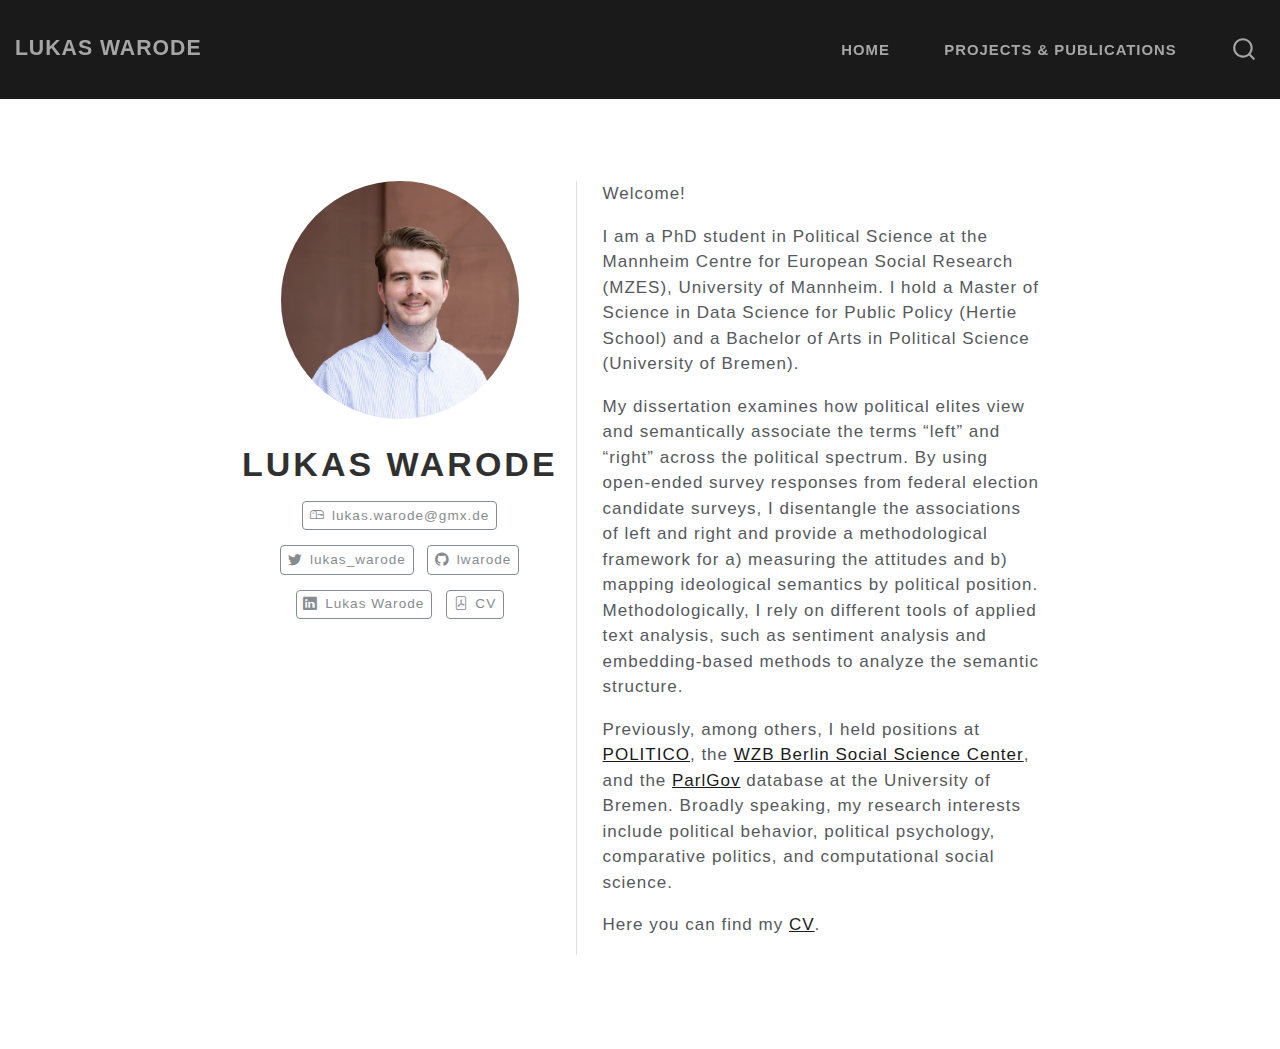
<file: index.html>
<!DOCTYPE html>
<html xmlns="http://www.w3.org/1999/xhtml" lang="en" xml:lang="en"><head>

<meta charset="utf-8">
<meta name="generator" content="quarto-1.3.450">

<meta name="viewport" content="width=device-width, initial-scale=1.0, user-scalable=yes">


<title>Lukas Warode</title>
<style>
code{white-space: pre-wrap;}
span.smallcaps{font-variant: small-caps;}
div.columns{display: flex; gap: min(4vw, 1.5em);}
div.column{flex: auto; overflow-x: auto;}
div.hanging-indent{margin-left: 1.5em; text-indent: -1.5em;}
ul.task-list{list-style: none;}
ul.task-list li input[type="checkbox"] {
  width: 0.8em;
  margin: 0 0.8em 0.2em -1em; /* quarto-specific, see https://github.com/quarto-dev/quarto-cli/issues/4556 */ 
  vertical-align: middle;
}
</style>


<script src="site_libs/quarto-nav/quarto-nav.js"></script>
<script src="site_libs/quarto-nav/headroom.min.js"></script>
<script src="site_libs/clipboard/clipboard.min.js"></script>
<script src="site_libs/quarto-search/autocomplete.umd.js"></script>
<script src="site_libs/quarto-search/fuse.min.js"></script>
<script src="site_libs/quarto-search/quarto-search.js"></script>
<meta name="quarto:offset" content="./">
<script src="site_libs/quarto-html/quarto.js"></script>
<script src="site_libs/quarto-html/popper.min.js"></script>
<script src="site_libs/quarto-html/tippy.umd.min.js"></script>
<link href="site_libs/quarto-html/tippy.css" rel="stylesheet">
<link href="site_libs/quarto-html/quarto-syntax-highlighting.css" rel="stylesheet" id="quarto-text-highlighting-styles">
<script src="site_libs/bootstrap/bootstrap.min.js"></script>
<link href="site_libs/bootstrap/bootstrap-icons.css" rel="stylesheet">
<link href="site_libs/bootstrap/bootstrap.min.css" rel="stylesheet" id="quarto-bootstrap" data-mode="light">
<script id="quarto-search-options" type="application/json">{
  "location": "navbar",
  "copy-button": false,
  "collapse-after": 3,
  "panel-placement": "end",
  "type": "overlay",
  "limit": 20,
  "language": {
    "search-no-results-text": "No results",
    "search-matching-documents-text": "matching documents",
    "search-copy-link-title": "Copy link to search",
    "search-hide-matches-text": "Hide additional matches",
    "search-more-match-text": "more match in this document",
    "search-more-matches-text": "more matches in this document",
    "search-clear-button-title": "Clear",
    "search-detached-cancel-button-title": "Cancel",
    "search-submit-button-title": "Submit",
    "search-label": "Search"
  }
}</script>


<link rel="stylesheet" href="styles.css">
</head>

<body class="nav-fixed fullcontent">

<div id="quarto-search-results"></div>
  <header id="quarto-header" class="headroom fixed-top">
    <nav class="navbar navbar-expand-lg navbar-dark ">
      <div class="navbar-container container-fluid">
      <div class="navbar-brand-container">
    <a class="navbar-brand" href="./index.html">
    <span class="navbar-title">Lukas Warode</span>
    </a>
  </div>
            <div id="quarto-search" class="" title="Search"></div>
          <button class="navbar-toggler" type="button" data-bs-toggle="collapse" data-bs-target="#navbarCollapse" aria-controls="navbarCollapse" aria-expanded="false" aria-label="Toggle navigation" onclick="if (window.quartoToggleHeadroom) { window.quartoToggleHeadroom(); }">
  <span class="navbar-toggler-icon"></span>
</button>
          <div class="collapse navbar-collapse" id="navbarCollapse">
            <ul class="navbar-nav navbar-nav-scroll ms-auto">
  <li class="nav-item">
    <a class="nav-link active" href="./index.html" rel="" target="" aria-current="page">
 <span class="menu-text">Home</span></a>
  </li>  
  <li class="nav-item">
    <a class="nav-link" href="./work.html" rel="" target="">
 <span class="menu-text">Projects &amp; Publications</span></a>
  </li>  
</ul>
            <div class="quarto-navbar-tools">
</div>
          </div> <!-- /navcollapse -->
      </div> <!-- /container-fluid -->
    </nav>
</header>
<!-- content -->
<div id="quarto-content" class="quarto-container page-columns page-rows-contents page-layout-article page-navbar">
<!-- sidebar -->
<!-- margin-sidebar -->
    
<!-- main -->
<main class="content" id="quarto-document-content">



<div class="quarto-about-trestles">
  <div class="about-entity">
    <img src="images/08-2023.png" class="about-image
  round " style="height: 14em; width: 14em;">
<header id="title-block-header" class="quarto-title-block default">
<div class="quarto-title">
<h1 class="title">Lukas Warode</h1>
</div>
<div class="quarto-title-meta">
  </div>
</header>
    <div class="about-links">
  <a href="mailto:lukas.warode@gmx.de" class="about-link" rel="" target="">
    <i class="bi bi-mailbox"></i>
     <span class="about-link-text">lukas.warode@gmx.de</span>
  </a>
  <a href="https://twitter.com/lukas_warode" class="about-link" rel="" target="">
    <i class="bi bi-twitter"></i>
     <span class="about-link-text">lukas_warode</span>
  </a>
  <a href="https://github.com/lwarode" class="about-link" rel="" target="">
    <i class="bi bi-github"></i>
     <span class="about-link-text">lwarode</span>
  </a>
  <a href="https://www.linkedin.com/in/lukas-warode-64a84a1a3/" class="about-link" rel="" target="">
    <i class="bi bi-linkedin"></i>
     <span class="about-link-text">Lukas Warode</span>
  </a>
  <a href="https://raw.githack.com/lwarode/CV/main/CV.pdf" class="about-link" rel="" target="">
    <i class="bi bi-file-pdf"></i>
     <span class="about-link-text">CV</span>
  </a>
</div>
  </div>
  <div class="about-contents"><div id="hero-heading">
<p>Welcome!</p>
<p>I am a <strong>PhD student in Political Science</strong> at the Mannheim Centre for European Social Research (MZES), University of Mannheim. I hold a <strong>Master of Science in Data Science for Public Policy</strong> (Hertie School) and a <strong>Bachelor of Arts in Political Science</strong> (University of Bremen).</p>
<p>My dissertation examines <strong>how political elites view and semantically associate the terms “left” and “right”</strong> across the political spectrum. By using open-ended survey responses from federal election candidate surveys, I disentangle the associations of left and right and provide a methodological framework for a) measuring the attitudes and b) mapping ideological semantics by political position. Methodologically, I rely on different tools of applied text analysis, such as sentiment analysis and embedding-based methods to analyze the semantic structure.</p>
<p>Previously, among others, I held positions at <a href="https://pollofpolls.eu"><strong>POLITICO</strong></a>, the <a href="https://www.wzb.eu/en/research/dynamics-of-political-systems/transformations-of-democracy"><strong>WZB Berlin Social Science Center</strong></a>, and the <a href="https://www.parlgov.org/"><strong>ParlGov</strong></a> database at the University of Bremen. Broadly speaking, my research interests include political behavior, political psychology, comparative politics, and computational social science.</p>
<p>Here you can find my <a href="https://raw.githack.com/lwarode/CV/main/CV.pdf"><strong>CV</strong></a>.</p>
<!-- I'm mostly interested in **RWD (real-world data)**, such as hospital **Electronic Health Record** and large public health registry data. I develop [ggehr](https://andreaczhang.github.io/ggehr/), a ggplot2 extension to visualizing EHR data. -->
<!-- In 2020-2022, I worked as part of the COVID emergency response at the [Norwegian Institute of Public Health](https://www.fhi.no/en/). I helped develop the open source real-time analysis and public health surveillance system, **Sykdomspulsen** (now [CSIDS](https://www.csids.no)). I am co-leading [CAMIS](https://psiaims.github.io/CAMIS/) working group.  -->
<!-- As a part-time lecturer, I teach **statistics with R and Quarto** at Oslo Centre for Biostatistics and Epidemiology ([OCBE](https://www.med.uio.no/imb/english/research/centres/ocbe/)) and **R programming** at the [Carpentries workshops](https://www.ub.uio.no/english/libraries/dsc/carpentry-uio/) at UiO. -->
<!-- I enjoy cooking and spending time in the mountains. -->
</div></div>
</div>





</main> <!-- /main -->
<script id="quarto-html-after-body" type="application/javascript">
window.document.addEventListener("DOMContentLoaded", function (event) {
  const toggleBodyColorMode = (bsSheetEl) => {
    const mode = bsSheetEl.getAttribute("data-mode");
    const bodyEl = window.document.querySelector("body");
    if (mode === "dark") {
      bodyEl.classList.add("quarto-dark");
      bodyEl.classList.remove("quarto-light");
    } else {
      bodyEl.classList.add("quarto-light");
      bodyEl.classList.remove("quarto-dark");
    }
  }
  const toggleBodyColorPrimary = () => {
    const bsSheetEl = window.document.querySelector("link#quarto-bootstrap");
    if (bsSheetEl) {
      toggleBodyColorMode(bsSheetEl);
    }
  }
  toggleBodyColorPrimary();  
  const isCodeAnnotation = (el) => {
    for (const clz of el.classList) {
      if (clz.startsWith('code-annotation-')) {                     
        return true;
      }
    }
    return false;
  }
  const clipboard = new window.ClipboardJS('.code-copy-button', {
    text: function(trigger) {
      const codeEl = trigger.previousElementSibling.cloneNode(true);
      for (const childEl of codeEl.children) {
        if (isCodeAnnotation(childEl)) {
          childEl.remove();
        }
      }
      return codeEl.innerText;
    }
  });
  clipboard.on('success', function(e) {
    // button target
    const button = e.trigger;
    // don't keep focus
    button.blur();
    // flash "checked"
    button.classList.add('code-copy-button-checked');
    var currentTitle = button.getAttribute("title");
    button.setAttribute("title", "Copied!");
    let tooltip;
    if (window.bootstrap) {
      button.setAttribute("data-bs-toggle", "tooltip");
      button.setAttribute("data-bs-placement", "left");
      button.setAttribute("data-bs-title", "Copied!");
      tooltip = new bootstrap.Tooltip(button, 
        { trigger: "manual", 
          customClass: "code-copy-button-tooltip",
          offset: [0, -8]});
      tooltip.show();    
    }
    setTimeout(function() {
      if (tooltip) {
        tooltip.hide();
        button.removeAttribute("data-bs-title");
        button.removeAttribute("data-bs-toggle");
        button.removeAttribute("data-bs-placement");
      }
      button.setAttribute("title", currentTitle);
      button.classList.remove('code-copy-button-checked');
    }, 1000);
    // clear code selection
    e.clearSelection();
  });
  function tippyHover(el, contentFn) {
    const config = {
      allowHTML: true,
      content: contentFn,
      maxWidth: 500,
      delay: 100,
      arrow: false,
      appendTo: function(el) {
          return el.parentElement;
      },
      interactive: true,
      interactiveBorder: 10,
      theme: 'quarto',
      placement: 'bottom-start'
    };
    window.tippy(el, config); 
  }
  const noterefs = window.document.querySelectorAll('a[role="doc-noteref"]');
  for (var i=0; i<noterefs.length; i++) {
    const ref = noterefs[i];
    tippyHover(ref, function() {
      // use id or data attribute instead here
      let href = ref.getAttribute('data-footnote-href') || ref.getAttribute('href');
      try { href = new URL(href).hash; } catch {}
      const id = href.replace(/^#\/?/, "");
      const note = window.document.getElementById(id);
      return note.innerHTML;
    });
  }
      let selectedAnnoteEl;
      const selectorForAnnotation = ( cell, annotation) => {
        let cellAttr = 'data-code-cell="' + cell + '"';
        let lineAttr = 'data-code-annotation="' +  annotation + '"';
        const selector = 'span[' + cellAttr + '][' + lineAttr + ']';
        return selector;
      }
      const selectCodeLines = (annoteEl) => {
        const doc = window.document;
        const targetCell = annoteEl.getAttribute("data-target-cell");
        const targetAnnotation = annoteEl.getAttribute("data-target-annotation");
        const annoteSpan = window.document.querySelector(selectorForAnnotation(targetCell, targetAnnotation));
        const lines = annoteSpan.getAttribute("data-code-lines").split(",");
        const lineIds = lines.map((line) => {
          return targetCell + "-" + line;
        })
        let top = null;
        let height = null;
        let parent = null;
        if (lineIds.length > 0) {
            //compute the position of the single el (top and bottom and make a div)
            const el = window.document.getElementById(lineIds[0]);
            top = el.offsetTop;
            height = el.offsetHeight;
            parent = el.parentElement.parentElement;
          if (lineIds.length > 1) {
            const lastEl = window.document.getElementById(lineIds[lineIds.length - 1]);
            const bottom = lastEl.offsetTop + lastEl.offsetHeight;
            height = bottom - top;
          }
          if (top !== null && height !== null && parent !== null) {
            // cook up a div (if necessary) and position it 
            let div = window.document.getElementById("code-annotation-line-highlight");
            if (div === null) {
              div = window.document.createElement("div");
              div.setAttribute("id", "code-annotation-line-highlight");
              div.style.position = 'absolute';
              parent.appendChild(div);
            }
            div.style.top = top - 2 + "px";
            div.style.height = height + 4 + "px";
            let gutterDiv = window.document.getElementById("code-annotation-line-highlight-gutter");
            if (gutterDiv === null) {
              gutterDiv = window.document.createElement("div");
              gutterDiv.setAttribute("id", "code-annotation-line-highlight-gutter");
              gutterDiv.style.position = 'absolute';
              const codeCell = window.document.getElementById(targetCell);
              const gutter = codeCell.querySelector('.code-annotation-gutter');
              gutter.appendChild(gutterDiv);
            }
            gutterDiv.style.top = top - 2 + "px";
            gutterDiv.style.height = height + 4 + "px";
          }
          selectedAnnoteEl = annoteEl;
        }
      };
      const unselectCodeLines = () => {
        const elementsIds = ["code-annotation-line-highlight", "code-annotation-line-highlight-gutter"];
        elementsIds.forEach((elId) => {
          const div = window.document.getElementById(elId);
          if (div) {
            div.remove();
          }
        });
        selectedAnnoteEl = undefined;
      };
      // Attach click handler to the DT
      const annoteDls = window.document.querySelectorAll('dt[data-target-cell]');
      for (const annoteDlNode of annoteDls) {
        annoteDlNode.addEventListener('click', (event) => {
          const clickedEl = event.target;
          if (clickedEl !== selectedAnnoteEl) {
            unselectCodeLines();
            const activeEl = window.document.querySelector('dt[data-target-cell].code-annotation-active');
            if (activeEl) {
              activeEl.classList.remove('code-annotation-active');
            }
            selectCodeLines(clickedEl);
            clickedEl.classList.add('code-annotation-active');
          } else {
            // Unselect the line
            unselectCodeLines();
            clickedEl.classList.remove('code-annotation-active');
          }
        });
      }
  const findCites = (el) => {
    const parentEl = el.parentElement;
    if (parentEl) {
      const cites = parentEl.dataset.cites;
      if (cites) {
        return {
          el,
          cites: cites.split(' ')
        };
      } else {
        return findCites(el.parentElement)
      }
    } else {
      return undefined;
    }
  };
  var bibliorefs = window.document.querySelectorAll('a[role="doc-biblioref"]');
  for (var i=0; i<bibliorefs.length; i++) {
    const ref = bibliorefs[i];
    const citeInfo = findCites(ref);
    if (citeInfo) {
      tippyHover(citeInfo.el, function() {
        var popup = window.document.createElement('div');
        citeInfo.cites.forEach(function(cite) {
          var citeDiv = window.document.createElement('div');
          citeDiv.classList.add('hanging-indent');
          citeDiv.classList.add('csl-entry');
          var biblioDiv = window.document.getElementById('ref-' + cite);
          if (biblioDiv) {
            citeDiv.innerHTML = biblioDiv.innerHTML;
          }
          popup.appendChild(citeDiv);
        });
        return popup.innerHTML;
      });
    }
  }
});
</script>
</div> <!-- /content -->



</body></html>
</file>
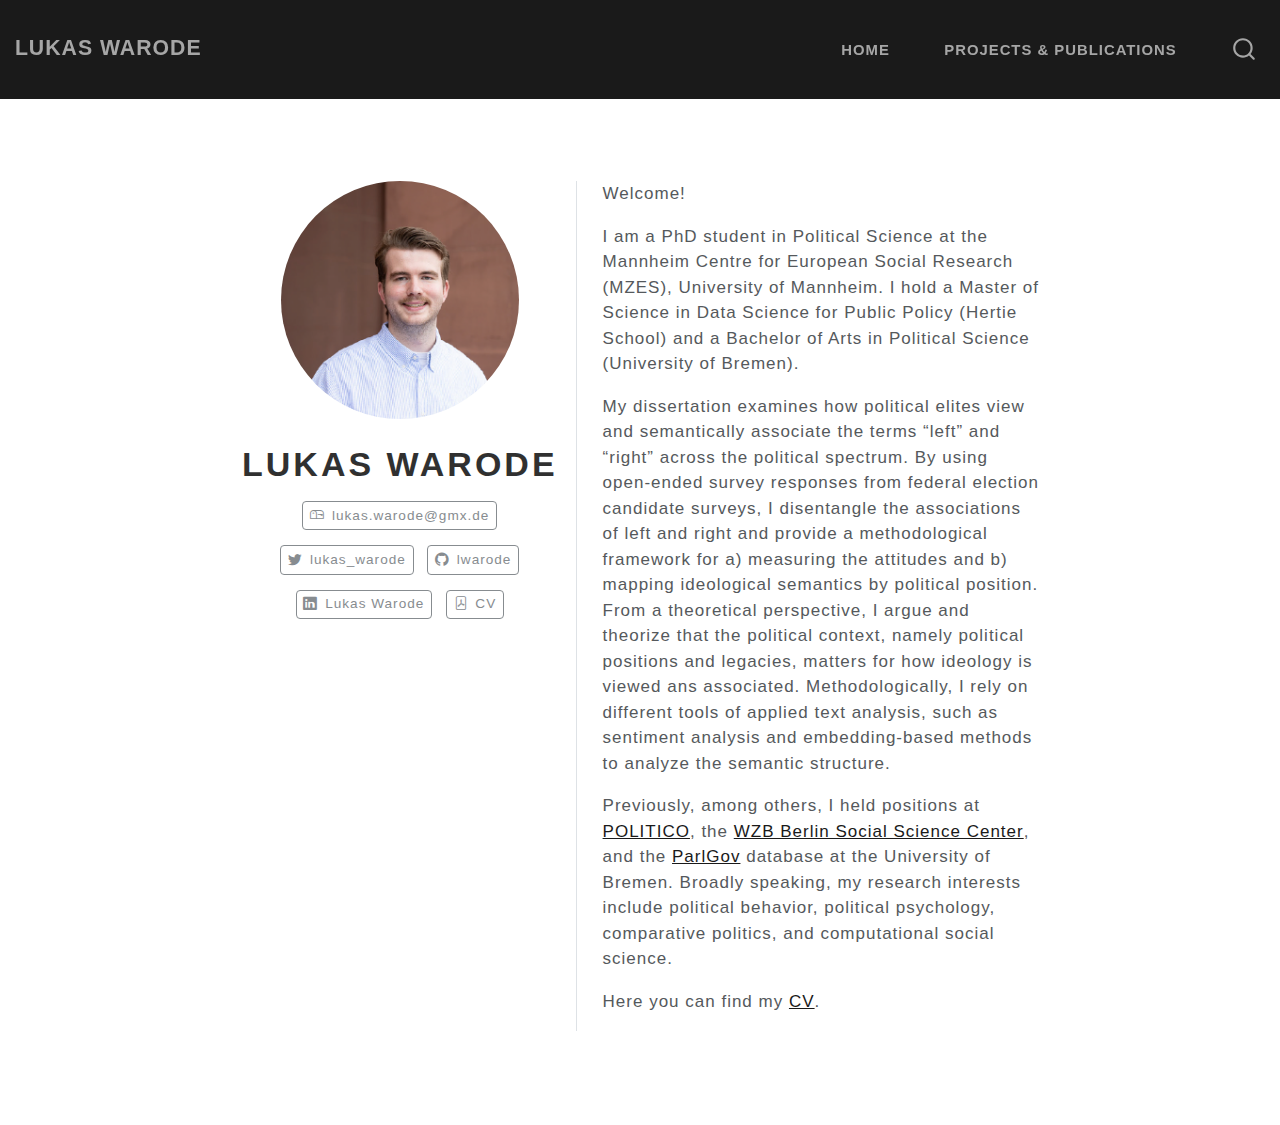
<file: docs/index.html>
<!DOCTYPE html>
<html xmlns="http://www.w3.org/1999/xhtml" lang="en" xml:lang="en"><head>

<meta charset="utf-8">
<meta name="generator" content="quarto-1.3.450">

<meta name="viewport" content="width=device-width, initial-scale=1.0, user-scalable=yes">


<title>Lukas Warode</title>
<style>
code{white-space: pre-wrap;}
span.smallcaps{font-variant: small-caps;}
div.columns{display: flex; gap: min(4vw, 1.5em);}
div.column{flex: auto; overflow-x: auto;}
div.hanging-indent{margin-left: 1.5em; text-indent: -1.5em;}
ul.task-list{list-style: none;}
ul.task-list li input[type="checkbox"] {
  width: 0.8em;
  margin: 0 0.8em 0.2em -1em; /* quarto-specific, see https://github.com/quarto-dev/quarto-cli/issues/4556 */ 
  vertical-align: middle;
}
</style>


<script src="site_libs/quarto-nav/quarto-nav.js"></script>
<script src="site_libs/quarto-nav/headroom.min.js"></script>
<script src="site_libs/clipboard/clipboard.min.js"></script>
<script src="site_libs/quarto-search/autocomplete.umd.js"></script>
<script src="site_libs/quarto-search/fuse.min.js"></script>
<script src="site_libs/quarto-search/quarto-search.js"></script>
<meta name="quarto:offset" content="./">
<script src="site_libs/quarto-html/quarto.js"></script>
<script src="site_libs/quarto-html/popper.min.js"></script>
<script src="site_libs/quarto-html/tippy.umd.min.js"></script>
<link href="site_libs/quarto-html/tippy.css" rel="stylesheet">
<link href="site_libs/quarto-html/quarto-syntax-highlighting.css" rel="stylesheet" id="quarto-text-highlighting-styles">
<script src="site_libs/bootstrap/bootstrap.min.js"></script>
<link href="site_libs/bootstrap/bootstrap-icons.css" rel="stylesheet">
<link href="site_libs/bootstrap/bootstrap.min.css" rel="stylesheet" id="quarto-bootstrap" data-mode="light">
<script id="quarto-search-options" type="application/json">{
  "location": "navbar",
  "copy-button": false,
  "collapse-after": 3,
  "panel-placement": "end",
  "type": "overlay",
  "limit": 20,
  "language": {
    "search-no-results-text": "No results",
    "search-matching-documents-text": "matching documents",
    "search-copy-link-title": "Copy link to search",
    "search-hide-matches-text": "Hide additional matches",
    "search-more-match-text": "more match in this document",
    "search-more-matches-text": "more matches in this document",
    "search-clear-button-title": "Clear",
    "search-detached-cancel-button-title": "Cancel",
    "search-submit-button-title": "Submit",
    "search-label": "Search"
  }
}</script>


<link rel="stylesheet" href="styles.css">
</head>

<body class="nav-fixed fullcontent">

<div id="quarto-search-results"></div>
  <header id="quarto-header" class="headroom fixed-top">
    <nav class="navbar navbar-expand-lg navbar-dark ">
      <div class="navbar-container container-fluid">
      <div class="navbar-brand-container">
    <a class="navbar-brand" href="./index.html">
    <span class="navbar-title">Lukas Warode</span>
    </a>
  </div>
            <div id="quarto-search" class="" title="Search"></div>
          <button class="navbar-toggler" type="button" data-bs-toggle="collapse" data-bs-target="#navbarCollapse" aria-controls="navbarCollapse" aria-expanded="false" aria-label="Toggle navigation" onclick="if (window.quartoToggleHeadroom) { window.quartoToggleHeadroom(); }">
  <span class="navbar-toggler-icon"></span>
</button>
          <div class="collapse navbar-collapse" id="navbarCollapse">
            <ul class="navbar-nav navbar-nav-scroll ms-auto">
  <li class="nav-item">
    <a class="nav-link active" href="./index.html" rel="" target="" aria-current="page">
 <span class="menu-text">Home</span></a>
  </li>  
  <li class="nav-item">
    <a class="nav-link" href="./work.html" rel="" target="">
 <span class="menu-text">Projects &amp; Publications</span></a>
  </li>  
</ul>
            <div class="quarto-navbar-tools">
</div>
          </div> <!-- /navcollapse -->
      </div> <!-- /container-fluid -->
    </nav>
</header>
<!-- content -->
<div id="quarto-content" class="quarto-container page-columns page-rows-contents page-layout-article page-navbar">
<!-- sidebar -->
<!-- margin-sidebar -->
    
<!-- main -->
<main class="content" id="quarto-document-content">



<div class="quarto-about-trestles">
  <div class="about-entity">
    <img src="images/08-2023.png" class="about-image
  round " style="height: 14em; width: 14em;">
<header id="title-block-header" class="quarto-title-block default">
<div class="quarto-title">
<h1 class="title">Lukas Warode</h1>
</div>
<div class="quarto-title-meta">
  </div>
</header>
    <div class="about-links">
  <a href="mailto:lukas.warode@gmx.de" class="about-link" rel="" target="">
    <i class="bi bi-mailbox"></i>
     <span class="about-link-text">lukas.warode@gmx.de</span>
  </a>
  <a href="https://twitter.com/lukas_warode" class="about-link" rel="" target="">
    <i class="bi bi-twitter"></i>
     <span class="about-link-text">lukas_warode</span>
  </a>
  <a href="https://github.com/lwarode" class="about-link" rel="" target="">
    <i class="bi bi-github"></i>
     <span class="about-link-text">lwarode</span>
  </a>
  <a href="https://www.linkedin.com/in/lukas-warode-64a84a1a3/" class="about-link" rel="" target="">
    <i class="bi bi-linkedin"></i>
     <span class="about-link-text">Lukas Warode</span>
  </a>
  <a href="https://raw.githack.com/lwarode/CV/main/CV.pdf" class="about-link" rel="" target="">
    <i class="bi bi-file-pdf"></i>
     <span class="about-link-text">CV</span>
  </a>
</div>
  </div>
  <div class="about-contents"><div id="hero-heading">
<p>Welcome!</p>
<p>I am a <strong>PhD student in Political Science</strong> at the Mannheim Centre for European Social Research (MZES), University of Mannheim. I hold a <strong>Master of Science in Data Science for Public Policy</strong> (Hertie School) and a <strong>Bachelor of Arts in Political Science</strong> (University of Bremen).</p>
<p>My dissertation examines <strong>how political elites view and semantically associate the terms “left” and “right”</strong> across the political spectrum. By using open-ended survey responses from federal election candidate surveys, I disentangle the associations of left and right and provide a methodological framework for a) measuring the attitudes and b) mapping ideological semantics by political position. From a theoretical perspective, I argue and theorize that the political context, namely political positions and legacies, matters for how ideology is viewed ans associated. Methodologically, I rely on different tools of applied text analysis, such as sentiment analysis and embedding-based methods to analyze the semantic structure.</p>
<p>Previously, among others, I held positions at <a href="https://pollofpolls.eu"><strong>POLITICO</strong></a>, the <a href="https://www.wzb.eu/en/research/dynamics-of-political-systems/transformations-of-democracy"><strong>WZB Berlin Social Science Center</strong></a>, and the <a href="https://www.parlgov.org/"><strong>ParlGov</strong></a> database at the University of Bremen. Broadly speaking, my research interests include political behavior, political psychology, comparative politics, and computational social science.</p>
<p>Here you can find my <a href="https://raw.githack.com/lwarode/CV/main/CV.pdf"><strong>CV</strong></a>.</p>
<!-- I'm mostly interested in **RWD (real-world data)**, such as hospital **Electronic Health Record** and large public health registry data. I develop [ggehr](https://andreaczhang.github.io/ggehr/), a ggplot2 extension to visualizing EHR data. -->
<!-- In 2020-2022, I worked as part of the COVID emergency response at the [Norwegian Institute of Public Health](https://www.fhi.no/en/). I helped develop the open source real-time analysis and public health surveillance system, **Sykdomspulsen** (now [CSIDS](https://www.csids.no)). I am co-leading [CAMIS](https://psiaims.github.io/CAMIS/) working group.  -->
<!-- As a part-time lecturer, I teach **statistics with R and Quarto** at Oslo Centre for Biostatistics and Epidemiology ([OCBE](https://www.med.uio.no/imb/english/research/centres/ocbe/)) and **R programming** at the [Carpentries workshops](https://www.ub.uio.no/english/libraries/dsc/carpentry-uio/) at UiO. -->
<!-- I enjoy cooking and spending time in the mountains. -->
</div></div>
</div>





</main> <!-- /main -->
<script id="quarto-html-after-body" type="application/javascript">
window.document.addEventListener("DOMContentLoaded", function (event) {
  const toggleBodyColorMode = (bsSheetEl) => {
    const mode = bsSheetEl.getAttribute("data-mode");
    const bodyEl = window.document.querySelector("body");
    if (mode === "dark") {
      bodyEl.classList.add("quarto-dark");
      bodyEl.classList.remove("quarto-light");
    } else {
      bodyEl.classList.add("quarto-light");
      bodyEl.classList.remove("quarto-dark");
    }
  }
  const toggleBodyColorPrimary = () => {
    const bsSheetEl = window.document.querySelector("link#quarto-bootstrap");
    if (bsSheetEl) {
      toggleBodyColorMode(bsSheetEl);
    }
  }
  toggleBodyColorPrimary();  
  const isCodeAnnotation = (el) => {
    for (const clz of el.classList) {
      if (clz.startsWith('code-annotation-')) {                     
        return true;
      }
    }
    return false;
  }
  const clipboard = new window.ClipboardJS('.code-copy-button', {
    text: function(trigger) {
      const codeEl = trigger.previousElementSibling.cloneNode(true);
      for (const childEl of codeEl.children) {
        if (isCodeAnnotation(childEl)) {
          childEl.remove();
        }
      }
      return codeEl.innerText;
    }
  });
  clipboard.on('success', function(e) {
    // button target
    const button = e.trigger;
    // don't keep focus
    button.blur();
    // flash "checked"
    button.classList.add('code-copy-button-checked');
    var currentTitle = button.getAttribute("title");
    button.setAttribute("title", "Copied!");
    let tooltip;
    if (window.bootstrap) {
      button.setAttribute("data-bs-toggle", "tooltip");
      button.setAttribute("data-bs-placement", "left");
      button.setAttribute("data-bs-title", "Copied!");
      tooltip = new bootstrap.Tooltip(button, 
        { trigger: "manual", 
          customClass: "code-copy-button-tooltip",
          offset: [0, -8]});
      tooltip.show();    
    }
    setTimeout(function() {
      if (tooltip) {
        tooltip.hide();
        button.removeAttribute("data-bs-title");
        button.removeAttribute("data-bs-toggle");
        button.removeAttribute("data-bs-placement");
      }
      button.setAttribute("title", currentTitle);
      button.classList.remove('code-copy-button-checked');
    }, 1000);
    // clear code selection
    e.clearSelection();
  });
  function tippyHover(el, contentFn) {
    const config = {
      allowHTML: true,
      content: contentFn,
      maxWidth: 500,
      delay: 100,
      arrow: false,
      appendTo: function(el) {
          return el.parentElement;
      },
      interactive: true,
      interactiveBorder: 10,
      theme: 'quarto',
      placement: 'bottom-start'
    };
    window.tippy(el, config); 
  }
  const noterefs = window.document.querySelectorAll('a[role="doc-noteref"]');
  for (var i=0; i<noterefs.length; i++) {
    const ref = noterefs[i];
    tippyHover(ref, function() {
      // use id or data attribute instead here
      let href = ref.getAttribute('data-footnote-href') || ref.getAttribute('href');
      try { href = new URL(href).hash; } catch {}
      const id = href.replace(/^#\/?/, "");
      const note = window.document.getElementById(id);
      return note.innerHTML;
    });
  }
      let selectedAnnoteEl;
      const selectorForAnnotation = ( cell, annotation) => {
        let cellAttr = 'data-code-cell="' + cell + '"';
        let lineAttr = 'data-code-annotation="' +  annotation + '"';
        const selector = 'span[' + cellAttr + '][' + lineAttr + ']';
        return selector;
      }
      const selectCodeLines = (annoteEl) => {
        const doc = window.document;
        const targetCell = annoteEl.getAttribute("data-target-cell");
        const targetAnnotation = annoteEl.getAttribute("data-target-annotation");
        const annoteSpan = window.document.querySelector(selectorForAnnotation(targetCell, targetAnnotation));
        const lines = annoteSpan.getAttribute("data-code-lines").split(",");
        const lineIds = lines.map((line) => {
          return targetCell + "-" + line;
        })
        let top = null;
        let height = null;
        let parent = null;
        if (lineIds.length > 0) {
            //compute the position of the single el (top and bottom and make a div)
            const el = window.document.getElementById(lineIds[0]);
            top = el.offsetTop;
            height = el.offsetHeight;
            parent = el.parentElement.parentElement;
          if (lineIds.length > 1) {
            const lastEl = window.document.getElementById(lineIds[lineIds.length - 1]);
            const bottom = lastEl.offsetTop + lastEl.offsetHeight;
            height = bottom - top;
          }
          if (top !== null && height !== null && parent !== null) {
            // cook up a div (if necessary) and position it 
            let div = window.document.getElementById("code-annotation-line-highlight");
            if (div === null) {
              div = window.document.createElement("div");
              div.setAttribute("id", "code-annotation-line-highlight");
              div.style.position = 'absolute';
              parent.appendChild(div);
            }
            div.style.top = top - 2 + "px";
            div.style.height = height + 4 + "px";
            let gutterDiv = window.document.getElementById("code-annotation-line-highlight-gutter");
            if (gutterDiv === null) {
              gutterDiv = window.document.createElement("div");
              gutterDiv.setAttribute("id", "code-annotation-line-highlight-gutter");
              gutterDiv.style.position = 'absolute';
              const codeCell = window.document.getElementById(targetCell);
              const gutter = codeCell.querySelector('.code-annotation-gutter');
              gutter.appendChild(gutterDiv);
            }
            gutterDiv.style.top = top - 2 + "px";
            gutterDiv.style.height = height + 4 + "px";
          }
          selectedAnnoteEl = annoteEl;
        }
      };
      const unselectCodeLines = () => {
        const elementsIds = ["code-annotation-line-highlight", "code-annotation-line-highlight-gutter"];
        elementsIds.forEach((elId) => {
          const div = window.document.getElementById(elId);
          if (div) {
            div.remove();
          }
        });
        selectedAnnoteEl = undefined;
      };
      // Attach click handler to the DT
      const annoteDls = window.document.querySelectorAll('dt[data-target-cell]');
      for (const annoteDlNode of annoteDls) {
        annoteDlNode.addEventListener('click', (event) => {
          const clickedEl = event.target;
          if (clickedEl !== selectedAnnoteEl) {
            unselectCodeLines();
            const activeEl = window.document.querySelector('dt[data-target-cell].code-annotation-active');
            if (activeEl) {
              activeEl.classList.remove('code-annotation-active');
            }
            selectCodeLines(clickedEl);
            clickedEl.classList.add('code-annotation-active');
          } else {
            // Unselect the line
            unselectCodeLines();
            clickedEl.classList.remove('code-annotation-active');
          }
        });
      }
  const findCites = (el) => {
    const parentEl = el.parentElement;
    if (parentEl) {
      const cites = parentEl.dataset.cites;
      if (cites) {
        return {
          el,
          cites: cites.split(' ')
        };
      } else {
        return findCites(el.parentElement)
      }
    } else {
      return undefined;
    }
  };
  var bibliorefs = window.document.querySelectorAll('a[role="doc-biblioref"]');
  for (var i=0; i<bibliorefs.length; i++) {
    const ref = bibliorefs[i];
    const citeInfo = findCites(ref);
    if (citeInfo) {
      tippyHover(citeInfo.el, function() {
        var popup = window.document.createElement('div');
        citeInfo.cites.forEach(function(cite) {
          var citeDiv = window.document.createElement('div');
          citeDiv.classList.add('hanging-indent');
          citeDiv.classList.add('csl-entry');
          var biblioDiv = window.document.getElementById('ref-' + cite);
          if (biblioDiv) {
            citeDiv.innerHTML = biblioDiv.innerHTML;
          }
          popup.appendChild(citeDiv);
        });
        return popup.innerHTML;
      });
    }
  }
});
</script>
</div> <!-- /content -->



</body></html>
</file>
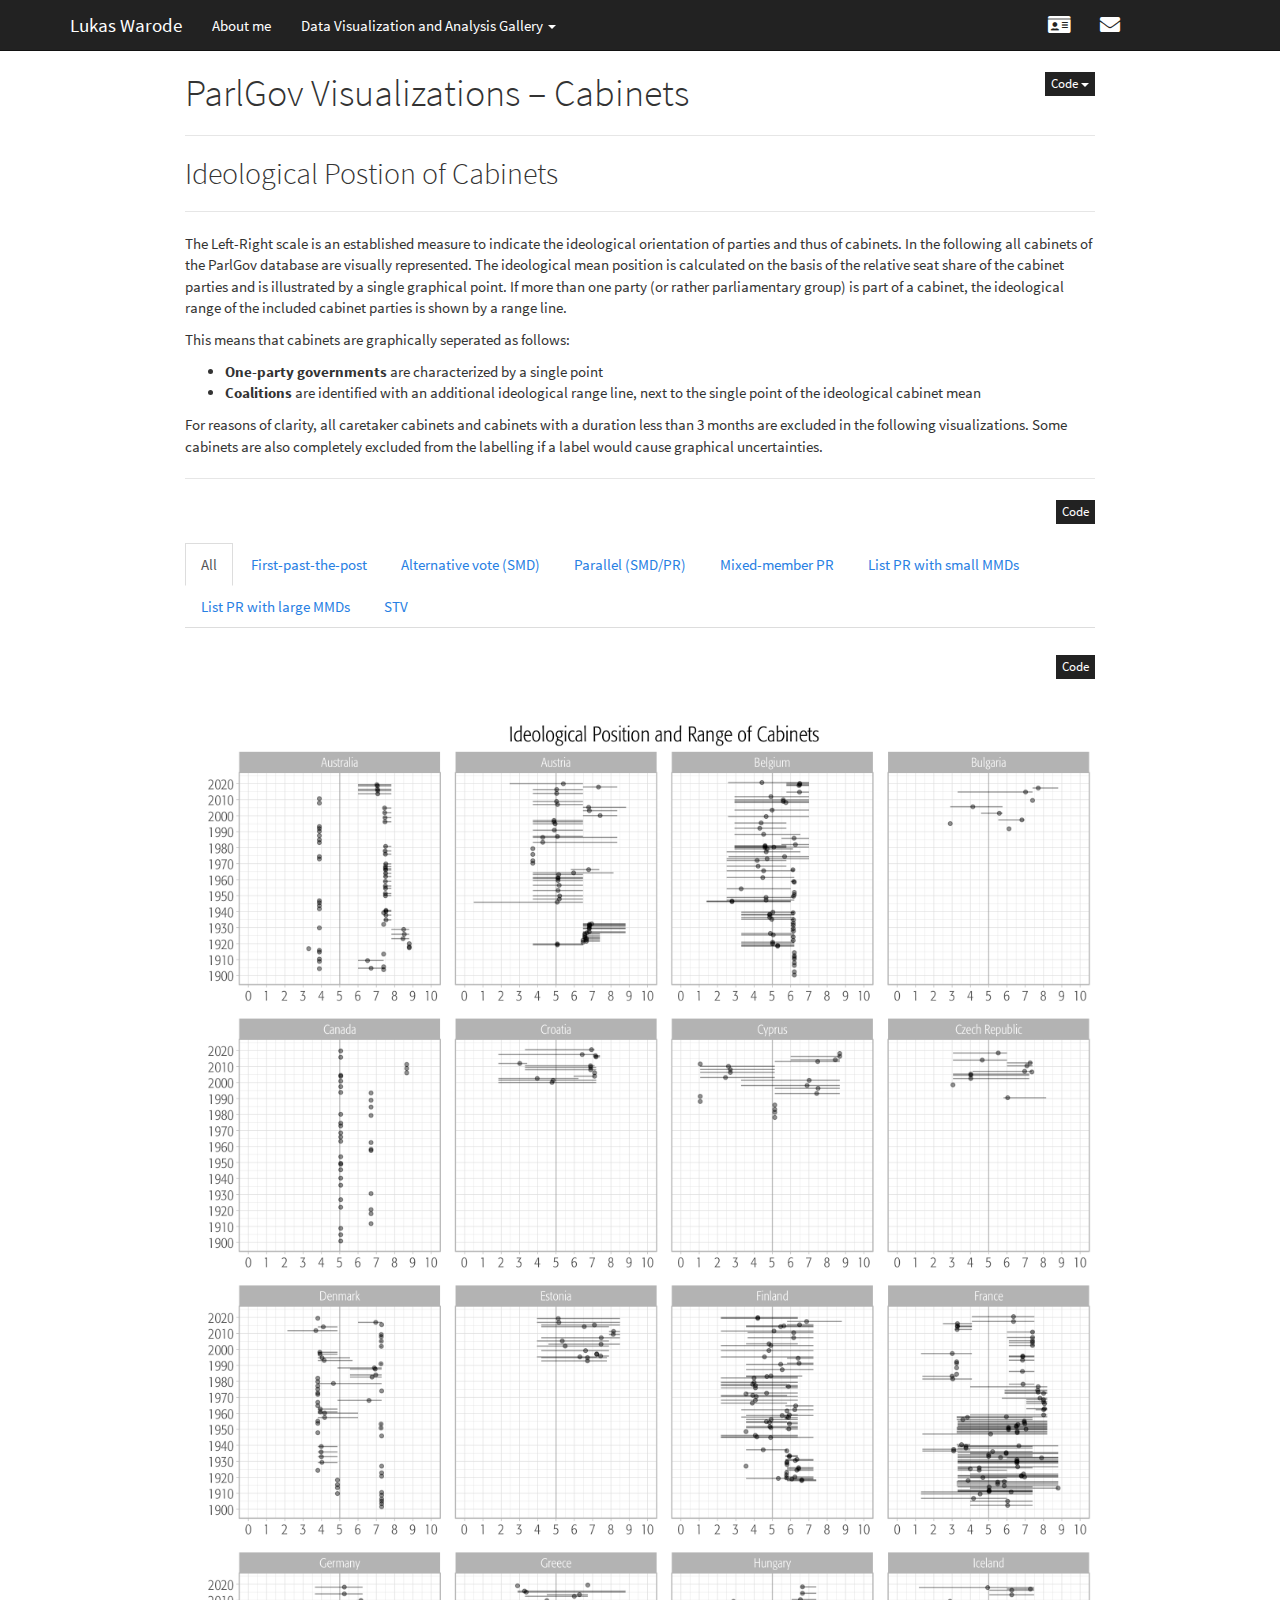
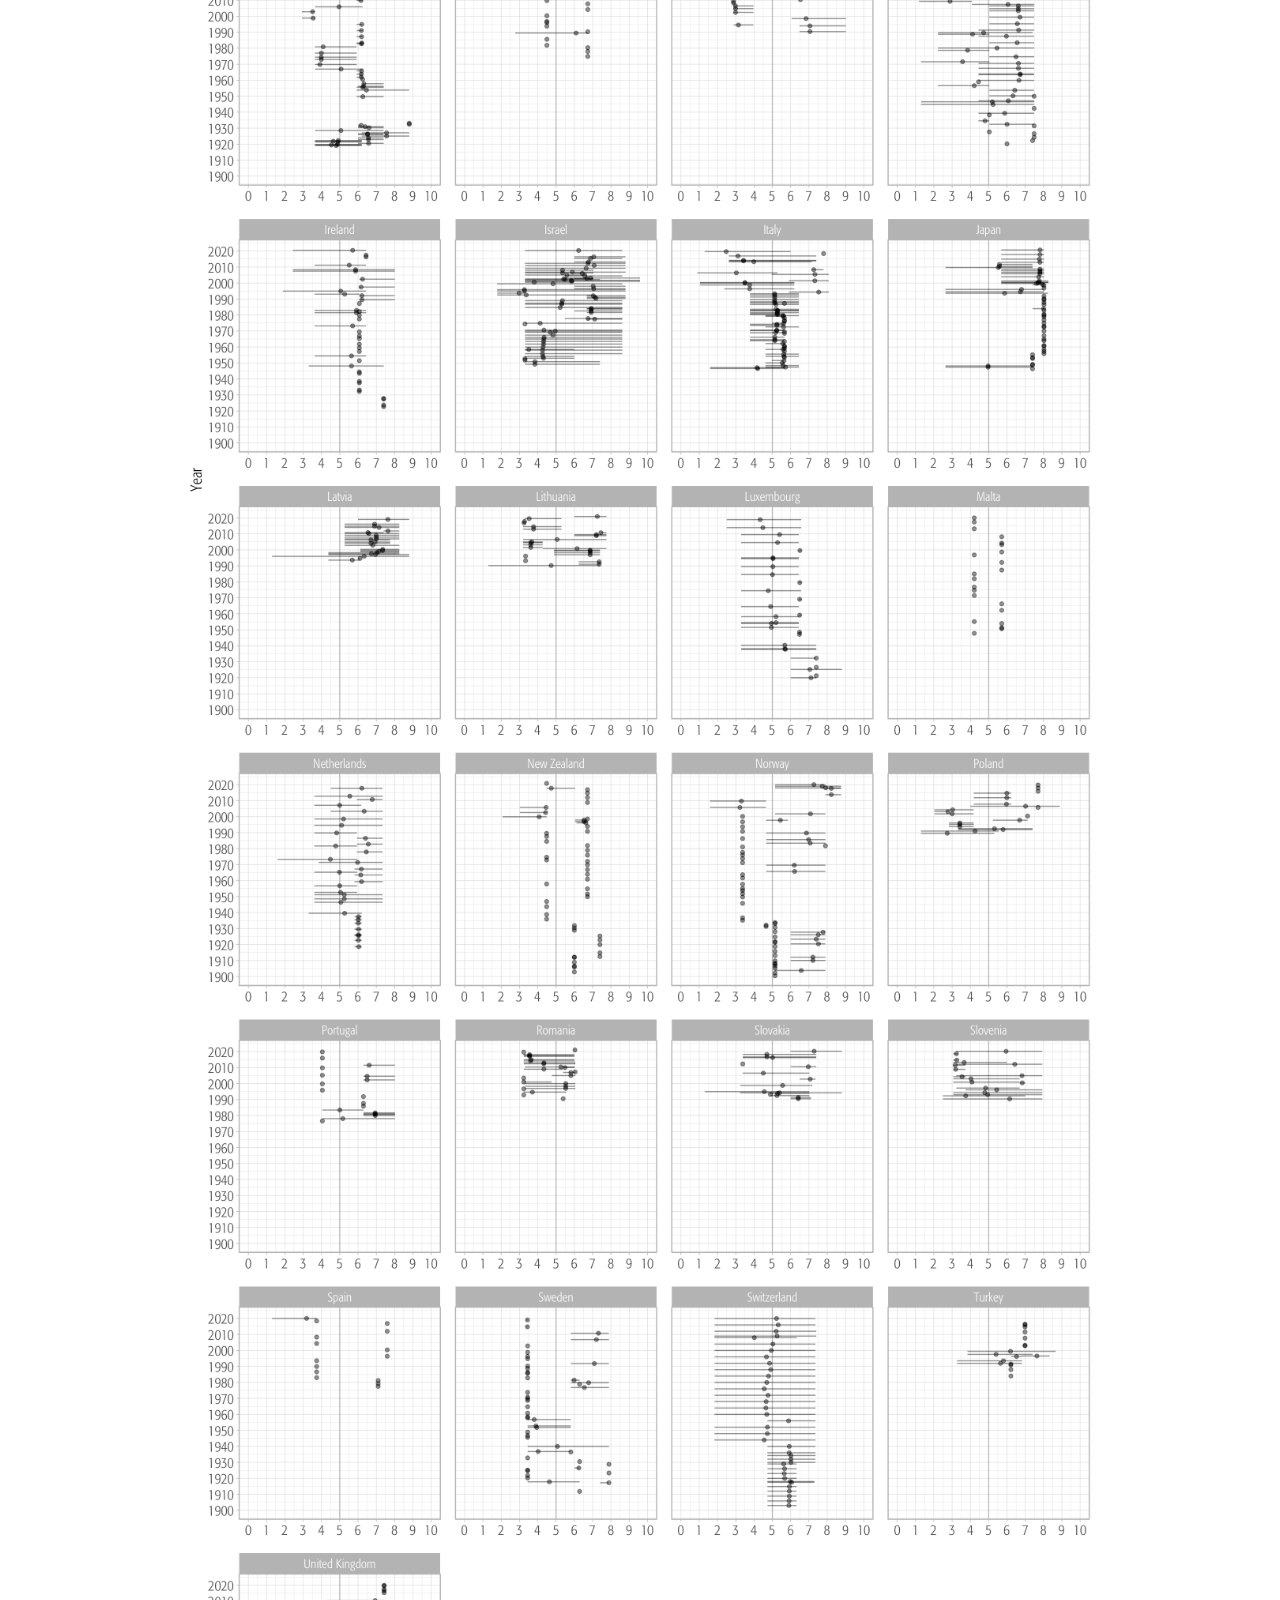
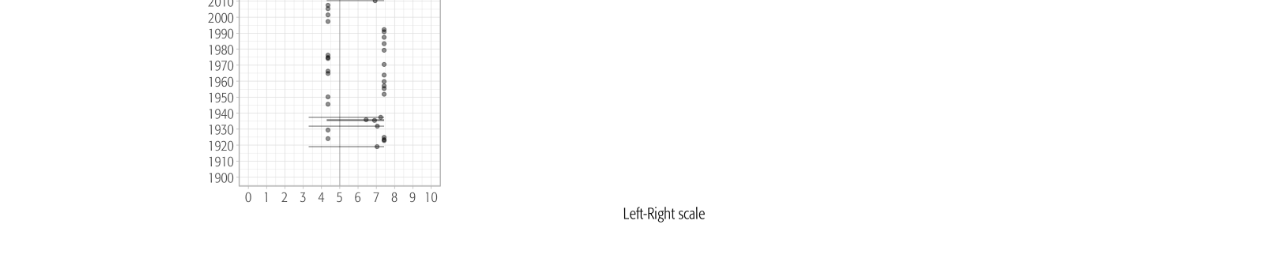
<file: cabinet_vis.html>
<!DOCTYPE html>

<html>

<head>

<meta charset="utf-8" />
<meta name="generator" content="pandoc" />
<meta http-equiv="X-UA-Compatible" content="IE=EDGE" />




<title>ParlGov Visualizations – Cabinets</title>

<script src="site_libs/header-attrs-2.6/header-attrs.js"></script>
<script src="site_libs/jquery-1.11.3/jquery.min.js"></script>
<meta name="viewport" content="width=device-width, initial-scale=1" />
<link href="site_libs/bootstrap-3.3.5/css/cosmo.min.css" rel="stylesheet" />
<script src="site_libs/bootstrap-3.3.5/js/bootstrap.min.js"></script>
<script src="site_libs/bootstrap-3.3.5/shim/html5shiv.min.js"></script>
<script src="site_libs/bootstrap-3.3.5/shim/respond.min.js"></script>
<script src="site_libs/navigation-1.1/tabsets.js"></script>
<script src="site_libs/navigation-1.1/codefolding.js"></script>
<link href="site_libs/font-awesome-5.1.0/css/all.css" rel="stylesheet" />
<link href="site_libs/font-awesome-5.1.0/css/v4-shims.css" rel="stylesheet" />

<style type="text/css">
  code{white-space: pre-wrap;}
  span.smallcaps{font-variant: small-caps;}
  span.underline{text-decoration: underline;}
  div.column{display: inline-block; vertical-align: top; width: 50%;}
  div.hanging-indent{margin-left: 1.5em; text-indent: -1.5em;}
  ul.task-list{list-style: none;}
    </style>


<style type="text/css">code{white-space: pre;}</style>
<style type="text/css" data-origin="pandoc">
pre > code.sourceCode { white-space: pre; position: relative; }
pre > code.sourceCode > span { display: inline-block; line-height: 1.25; }
pre > code.sourceCode > span:empty { height: 1.2em; }
code.sourceCode > span { color: inherit; text-decoration: inherit; }
div.sourceCode { margin: 1em 0; }
pre.sourceCode { margin: 0; }
@media screen {
div.sourceCode { overflow: auto; }
}
@media print {
pre > code.sourceCode { white-space: pre-wrap; }
pre > code.sourceCode > span { text-indent: -5em; padding-left: 5em; }
}
pre.numberSource code
  { counter-reset: source-line 0; }
pre.numberSource code > span
  { position: relative; left: -4em; counter-increment: source-line; }
pre.numberSource code > span > a:first-child::before
  { content: counter(source-line);
    position: relative; left: -1em; text-align: right; vertical-align: baseline;
    border: none; display: inline-block;
    -webkit-touch-callout: none; -webkit-user-select: none;
    -khtml-user-select: none; -moz-user-select: none;
    -ms-user-select: none; user-select: none;
    padding: 0 4px; width: 4em;
    color: #aaaaaa;
  }
pre.numberSource { margin-left: 3em; border-left: 1px solid #aaaaaa;  padding-left: 4px; }
div.sourceCode
  {   }
@media screen {
pre > code.sourceCode > span > a:first-child::before { text-decoration: underline; }
}
code span.al { color: #ff0000; } /* Alert */
code span.an { color: #008000; } /* Annotation */
code span.at { } /* Attribute */
code span.bu { } /* BuiltIn */
code span.cf { color: #0000ff; } /* ControlFlow */
code span.ch { color: #008080; } /* Char */
code span.cn { } /* Constant */
code span.co { color: #008000; } /* Comment */
code span.cv { color: #008000; } /* CommentVar */
code span.do { color: #008000; } /* Documentation */
code span.er { color: #ff0000; font-weight: bold; } /* Error */
code span.ex { } /* Extension */
code span.im { } /* Import */
code span.in { color: #008000; } /* Information */
code span.kw { color: #0000ff; } /* Keyword */
code span.op { } /* Operator */
code span.ot { color: #ff4000; } /* Other */
code span.pp { color: #ff4000; } /* Preprocessor */
code span.sc { color: #008080; } /* SpecialChar */
code span.ss { color: #008080; } /* SpecialString */
code span.st { color: #008080; } /* String */
code span.va { } /* Variable */
code span.vs { color: #008080; } /* VerbatimString */
code span.wa { color: #008000; font-weight: bold; } /* Warning */

.sourceCode .row {
  width: 100%;
}
.sourceCode {
  overflow-x: auto;
}
.code-folding-btn {
  margin-right: -30px;
}
</style>
<script>
// apply pandoc div.sourceCode style to pre.sourceCode instead
(function() {
  var sheets = document.styleSheets;
  for (var i = 0; i < sheets.length; i++) {
    if (sheets[i].ownerNode.dataset["origin"] !== "pandoc") continue;
    try { var rules = sheets[i].cssRules; } catch (e) { continue; }
    for (var j = 0; j < rules.length; j++) {
      var rule = rules[j];
      // check if there is a div.sourceCode rule
      if (rule.type !== rule.STYLE_RULE || rule.selectorText !== "div.sourceCode") continue;
      var style = rule.style.cssText;
      // check if color or background-color is set
      if (rule.style.color === '' && rule.style.backgroundColor === '') continue;
      // replace div.sourceCode by a pre.sourceCode rule
      sheets[i].deleteRule(j);
      sheets[i].insertRule('pre.sourceCode{' + style + '}', j);
    }
  }
})();
</script>
<style type="text/css">
  pre:not([class]) {
    background-color: white;
  }
</style>


<style type="text/css">
h1 {
  font-size: 34px;
}
h1.title {
  font-size: 38px;
}
h2 {
  font-size: 30px;
}
h3 {
  font-size: 24px;
}
h4 {
  font-size: 18px;
}
h5 {
  font-size: 16px;
}
h6 {
  font-size: 12px;
}
.table th:not([align]) {
  text-align: left;
}
</style>





<style type = "text/css">
.main-container {
  max-width: 940px;
  margin-left: auto;
  margin-right: auto;
}
code {
  color: inherit;
  background-color: rgba(0, 0, 0, 0.04);
}
img {
  max-width:100%;
}
.tabbed-pane {
  padding-top: 12px;
}
.html-widget {
  margin-bottom: 20px;
}
button.code-folding-btn:focus {
  outline: none;
}
summary {
  display: list-item;
}
</style>


<style type="text/css">
/* padding for bootstrap navbar */
body {
  padding-top: 51px;
  padding-bottom: 40px;
}
/* offset scroll position for anchor links (for fixed navbar)  */
.section h1 {
  padding-top: 56px;
  margin-top: -56px;
}
.section h2 {
  padding-top: 56px;
  margin-top: -56px;
}
.section h3 {
  padding-top: 56px;
  margin-top: -56px;
}
.section h4 {
  padding-top: 56px;
  margin-top: -56px;
}
.section h5 {
  padding-top: 56px;
  margin-top: -56px;
}
.section h6 {
  padding-top: 56px;
  margin-top: -56px;
}
.dropdown-submenu {
  position: relative;
}
.dropdown-submenu>.dropdown-menu {
  top: 0;
  left: 100%;
  margin-top: -6px;
  margin-left: -1px;
  border-radius: 0 6px 6px 6px;
}
.dropdown-submenu:hover>.dropdown-menu {
  display: block;
}
.dropdown-submenu>a:after {
  display: block;
  content: " ";
  float: right;
  width: 0;
  height: 0;
  border-color: transparent;
  border-style: solid;
  border-width: 5px 0 5px 5px;
  border-left-color: #cccccc;
  margin-top: 5px;
  margin-right: -10px;
}
.dropdown-submenu:hover>a:after {
  border-left-color: #ffffff;
}
.dropdown-submenu.pull-left {
  float: none;
}
.dropdown-submenu.pull-left>.dropdown-menu {
  left: -100%;
  margin-left: 10px;
  border-radius: 6px 0 6px 6px;
}
</style>

<script>
// manage active state of menu based on current page
$(document).ready(function () {
  // active menu anchor
  href = window.location.pathname
  href = href.substr(href.lastIndexOf('/') + 1)
  if (href === "")
    href = "index.html";
  var menuAnchor = $('a[href="' + href + '"]');

  // mark it active
  menuAnchor.parent().addClass('active');

  // if it's got a parent navbar menu mark it active as well
  menuAnchor.closest('li.dropdown').addClass('active');
});
</script>

<!-- tabsets -->

<style type="text/css">
.tabset-dropdown > .nav-tabs {
  display: inline-table;
  max-height: 500px;
  min-height: 44px;
  overflow-y: auto;
  background: white;
  border: 1px solid #ddd;
  border-radius: 4px;
}

.tabset-dropdown > .nav-tabs > li.active:before {
  content: "";
  font-family: 'Glyphicons Halflings';
  display: inline-block;
  padding: 10px;
  border-right: 1px solid #ddd;
}

.tabset-dropdown > .nav-tabs.nav-tabs-open > li.active:before {
  content: "&#xe258;";
  border: none;
}

.tabset-dropdown > .nav-tabs.nav-tabs-open:before {
  content: "";
  font-family: 'Glyphicons Halflings';
  display: inline-block;
  padding: 10px;
  border-right: 1px solid #ddd;
}

.tabset-dropdown > .nav-tabs > li.active {
  display: block;
}

.tabset-dropdown > .nav-tabs > li > a,
.tabset-dropdown > .nav-tabs > li > a:focus,
.tabset-dropdown > .nav-tabs > li > a:hover {
  border: none;
  display: inline-block;
  border-radius: 4px;
  background-color: transparent;
}

.tabset-dropdown > .nav-tabs.nav-tabs-open > li {
  display: block;
  float: none;
}

.tabset-dropdown > .nav-tabs > li {
  display: none;
}
</style>

<!-- code folding -->
<style type="text/css">
.code-folding-btn { margin-bottom: 4px; }
</style>




</head>

<body>


<div class="container-fluid main-container">




<div class="navbar navbar-default  navbar-fixed-top" role="navigation">
  <div class="container">
    <div class="navbar-header">
      <button type="button" class="navbar-toggle collapsed" data-toggle="collapse" data-target="#navbar">
        <span class="icon-bar"></span>
        <span class="icon-bar"></span>
        <span class="icon-bar"></span>
      </button>
      <a class="navbar-brand" href="index.html">Lukas Warode</a>
    </div>
    <div id="navbar" class="navbar-collapse collapse">
      <ul class="nav navbar-nav">
        <li>
  <a href="index.html">About me</a>
</li>
<li class="dropdown">
  <a href="#" class="dropdown-toggle" data-toggle="dropdown" role="button" aria-expanded="false">
    Data Visualization and Analysis Gallery
     
    <span class="caret"></span>
  </a>
  <ul class="dropdown-menu" role="menu">
    <li>
      <a href="pg_vis.html">ParlGov Visualizations</a>
    </li>
  </ul>
</li>
      </ul>
      <ul class="nav navbar-nav navbar-right">
        <li>
  <a href="https://github.com/lwarode/CV/blob/main/CV.pdf">
    <span class="fas fa-id-card fa-lg"></span>
     
  </a>
</li>
<li>
  <a href="mailto:lukas.warode@gmx.de">
    <span class="fas fa-envelope fa-lg"></span>
     
  </a>
</li>
<li>
  <a href="https://twitter.com/lukas_warode">
    <span class="fas fa-twitter fa-lg"></span>
     
  </a>
</li>
<li>
  <a href="http://github.com/lwarode">
    <span class="fas fa-github fa-lg"></span>
     
  </a>
</li>
<li>
  <a href="https://www.linkedin.com/in/lukas-warode-64a84a1a3/">
    <span class="fas fa-linkedin fa-lg"></span>
     
  </a>
</li>
      </ul>
    </div><!--/.nav-collapse -->
  </div><!--/.container -->
</div><!--/.navbar -->

<div class="fluid-row" id="header">

<div class="btn-group pull-right">
<button type="button" class="btn btn-default btn-xs dropdown-toggle" data-toggle="dropdown" aria-haspopup="true" aria-expanded="false"><span>Code</span> <span class="caret"></span></button>
<ul class="dropdown-menu" style="min-width: 50px;">
<li><a id="rmd-show-all-code" href="#">Show All Code</a></li>
<li><a id="rmd-hide-all-code" href="#">Hide All Code</a></li>
</ul>
</div>



<h1 class="title toc-ignore">ParlGov Visualizations – Cabinets</h1>

</div>


<hr />
<div id="ideological-postion-of-cabinets" class="section level2 tabset tabset-fade">
<h2 class="tabset tabset-fade">Ideological Postion of Cabinets</h2>
<hr />
<p>The Left-Right scale is an established measure to indicate the ideological orientation of parties and thus of cabinets. In the following all cabinets of the ParlGov database are visually represented. The ideological mean position is calculated on the basis of the relative seat share of the cabinet parties and is illustrated by a single graphical point. If more than one party (or rather parliamentary group) is part of a cabinet, the ideological range of the included cabinet parties is shown by a range line.</p>
<p>This means that cabinets are graphically seperated as follows:</p>
<ul>
<li><strong>One-party governments</strong> are characterized by a single point</li>
<li><strong>Coalitions</strong> are identified with an additional ideological range line, next to the single point of the ideological cabinet mean</li>
</ul>
<p>For reasons of clarity, all caretaker cabinets and cabinets with a duration less than 3 months are excluded in the following visualizations. Some cabinets are also completely excluded from the labelling if a label would cause graphical uncertainties.</p>
<hr />
<div class="sourceCode" id="cb1"><pre class="sourceCode r"><code class="sourceCode r"><span id="cb1-1"><a href="#cb1-1" aria-hidden="true" tabindex="-1"></a>plot_cab <span class="ot">&lt;-</span> <span class="cf">function</span>(x) {</span>
<span id="cb1-2"><a href="#cb1-2" aria-hidden="true" tabindex="-1"></a>  </span>
<span id="cb1-3"><a href="#cb1-3" aria-hidden="true" tabindex="-1"></a>  subset_c <span class="ot">&lt;-</span> cabinet_single <span class="sc">%&gt;%</span> <span class="co"># subset for looping</span></span>
<span id="cb1-4"><a href="#cb1-4" aria-hidden="true" tabindex="-1"></a>    <span class="fu">filter</span>(country_name <span class="sc">==</span> x) </span>
<span id="cb1-5"><a href="#cb1-5" aria-hidden="true" tabindex="-1"></a>  </span>
<span id="cb1-6"><a href="#cb1-6" aria-hidden="true" tabindex="-1"></a>  <span class="fu">ggplot</span>(subset_c) <span class="sc">+</span> </span>
<span id="cb1-7"><a href="#cb1-7" aria-hidden="true" tabindex="-1"></a>  <span class="fu">scale_x_continuous</span>(<span class="at">breaks =</span> <span class="fu">seq</span>(<span class="dv">0</span>, <span class="dv">10</span>, <span class="at">by =</span> <span class="dv">1</span>),</span>
<span id="cb1-8"><a href="#cb1-8" aria-hidden="true" tabindex="-1"></a>                     <span class="at">limits =</span> <span class="fu">c</span>(<span class="dv">0</span>, <span class="dv">10</span>)) <span class="sc">+</span> </span>
<span id="cb1-9"><a href="#cb1-9" aria-hidden="true" tabindex="-1"></a>  <span class="fu">scale_y_date</span>(<span class="at">breaks =</span> <span class="fu">seq</span>(<span class="fu">min</span>(subset_c<span class="sc">$</span>decade_sd), <span class="fu">max</span>(subset_c<span class="sc">$</span>end_date), <span class="at">by =</span> <span class="st">&quot;10 years&quot;</span>), </span>
<span id="cb1-10"><a href="#cb1-10" aria-hidden="true" tabindex="-1"></a>               <span class="at">date_label =</span> <span class="st">&quot;%Y&quot;</span>) <span class="sc">+</span> </span>
<span id="cb1-11"><a href="#cb1-11" aria-hidden="true" tabindex="-1"></a>  <span class="fu">geom_vline</span>(<span class="at">xintercept =</span> <span class="dv">5</span>, <span class="at">size =</span> <span class="fl">0.5</span>, <span class="at">alpha =</span> <span class="fl">0.25</span>) <span class="sc">+</span></span>
<span id="cb1-12"><a href="#cb1-12" aria-hidden="true" tabindex="-1"></a>  <span class="fu">geom_errorbarh</span>(<span class="fu">aes</span>(<span class="at">xmin =</span> cab_min_lr, <span class="at">xmax =</span> cab_max_lr, <span class="at">y =</span> start_date), </span>
<span id="cb1-13"><a href="#cb1-13" aria-hidden="true" tabindex="-1"></a>                 <span class="at">alpha =</span> <span class="fl">0.75</span>, <span class="at">height =</span> <span class="dv">5</span>, <span class="at">lwd =</span> <span class="fl">0.5</span>) <span class="sc">+</span></span>
<span id="cb1-14"><a href="#cb1-14" aria-hidden="true" tabindex="-1"></a>  <span class="fu">geom_point</span>(<span class="fu">aes</span>(<span class="at">x =</span> cab_mean_lr, <span class="at">y =</span> start_date), <span class="at">size =</span> <span class="fl">2.5</span>, <span class="at">alpha =</span> <span class="dv">1</span>) <span class="sc">+</span> </span>
<span id="cb1-15"><a href="#cb1-15" aria-hidden="true" tabindex="-1"></a>  <span class="fu">geom_label_repel</span>(<span class="fu">aes</span>(<span class="at">x =</span> cab_mean_lr, <span class="at">y =</span> start_date,</span>
<span id="cb1-16"><a href="#cb1-16" aria-hidden="true" tabindex="-1"></a>                       <span class="at">label =</span> <span class="fu">if_else</span>(nr_decade_cabs <span class="sc">&lt;</span> <span class="dv">10</span>, </span>
<span id="cb1-17"><a href="#cb1-17" aria-hidden="true" tabindex="-1"></a>                                       subset_c<span class="sc">$</span>cabinet_name,</span>
<span id="cb1-18"><a href="#cb1-18" aria-hidden="true" tabindex="-1"></a>                                       <span class="st">&quot;&quot;</span>),</span>
<span id="cb1-19"><a href="#cb1-19" aria-hidden="true" tabindex="-1"></a>                       <span class="at">family =</span> <span class="st">&quot;Formata&quot;</span>,</span>
<span id="cb1-20"><a href="#cb1-20" aria-hidden="true" tabindex="-1"></a>                       <span class="at">point.padding =</span> <span class="cn">NA</span>),</span>
<span id="cb1-21"><a href="#cb1-21" aria-hidden="true" tabindex="-1"></a>                   <span class="at">arrow =</span> <span class="fu">arrow</span>(<span class="at">length =</span> <span class="fu">unit</span>(<span class="fl">0.01</span>, <span class="st">&quot;npc&quot;</span>), <span class="at">type =</span> <span class="st">&quot;closed&quot;</span>, <span class="at">ends =</span> <span class="st">&quot;last&quot;</span>),</span>
<span id="cb1-22"><a href="#cb1-22" aria-hidden="true" tabindex="-1"></a>                   <span class="at">size =</span> <span class="dv">3</span>,</span>
<span id="cb1-23"><a href="#cb1-23" aria-hidden="true" tabindex="-1"></a>                   <span class="at">segment.alpha =</span> <span class="fl">0.25</span>,</span>
<span id="cb1-24"><a href="#cb1-24" aria-hidden="true" tabindex="-1"></a>                   <span class="at">segment.size =</span> <span class="dv">1</span>,</span>
<span id="cb1-25"><a href="#cb1-25" aria-hidden="true" tabindex="-1"></a>                   <span class="at">nudge_x =</span> <span class="fu">ifelse</span>(subset_c<span class="sc">$</span>cab_mean_lr <span class="sc">&lt;</span> <span class="fu">mean</span>(subset_c<span class="sc">$</span>cab_mean_lr, <span class="at">na.rm =</span> <span class="cn">TRUE</span>),</span>
<span id="cb1-26"><a href="#cb1-26" aria-hidden="true" tabindex="-1"></a>                                    <span class="fu">min</span>(subset_c<span class="sc">$</span>cab_min_lr, <span class="at">na.rm =</span> <span class="cn">TRUE</span>) <span class="sc">-</span> <span class="dv">1</span> <span class="sc">-</span> subset_c<span class="sc">$</span>cab_mean_lr,</span>
<span id="cb1-27"><a href="#cb1-27" aria-hidden="true" tabindex="-1"></a>                                    <span class="fu">max</span>(subset_c<span class="sc">$</span>cab_max_lr, <span class="at">na.rm =</span> <span class="cn">TRUE</span>) <span class="sc">+</span> <span class="dv">1</span> <span class="sc">-</span> subset_c<span class="sc">$</span>cab_mean_lr)) <span class="sc">+</span></span>
<span id="cb1-28"><a href="#cb1-28" aria-hidden="true" tabindex="-1"></a>  <span class="fu">theme_light</span>() <span class="sc">+</span> </span>
<span id="cb1-29"><a href="#cb1-29" aria-hidden="true" tabindex="-1"></a>  <span class="fu">theme</span>(<span class="at">text =</span> <span class="fu">element_text</span>(<span class="at">family =</span> <span class="st">&quot;Formata-CondensedLight&quot;</span>, <span class="at">size =</span> <span class="dv">12</span>),</span>
<span id="cb1-30"><a href="#cb1-30" aria-hidden="true" tabindex="-1"></a>        <span class="at">plot.title =</span> <span class="fu">element_text</span>(<span class="at">hjust =</span> <span class="fl">0.5</span>, <span class="at">size =</span> <span class="dv">20</span>, <span class="at">face =</span> <span class="st">&quot;bold&quot;</span>),</span>
<span id="cb1-31"><a href="#cb1-31" aria-hidden="true" tabindex="-1"></a>        <span class="at">plot.subtitle =</span> <span class="fu">element_text</span>(<span class="at">hjust =</span> <span class="fl">0.5</span>, <span class="at">size =</span> <span class="dv">16</span>),</span>
<span id="cb1-32"><a href="#cb1-32" aria-hidden="true" tabindex="-1"></a>        <span class="co">#plot.title = element_text(hjust = 0.5, size = 14),</span></span>
<span id="cb1-33"><a href="#cb1-33" aria-hidden="true" tabindex="-1"></a>        <span class="co">#plot.subtitle = element_text(hjust = 0.5, size = 12),</span></span>
<span id="cb1-34"><a href="#cb1-34" aria-hidden="true" tabindex="-1"></a>        <span class="co">#axis.ticks.y = element_blank(),</span></span>
<span id="cb1-35"><a href="#cb1-35" aria-hidden="true" tabindex="-1"></a>        <span class="at">axis.text.y =</span> <span class="fu">element_text</span>(<span class="at">size =</span> <span class="dv">14</span>),</span>
<span id="cb1-36"><a href="#cb1-36" aria-hidden="true" tabindex="-1"></a>        <span class="at">axis.text.x =</span> <span class="fu">element_text</span>(<span class="at">size =</span> <span class="dv">14</span>, <span class="at">face =</span> <span class="st">&quot;bold&quot;</span>),</span>
<span id="cb1-37"><a href="#cb1-37" aria-hidden="true" tabindex="-1"></a>        <span class="at">plot.margin =</span> <span class="fu">unit</span>(<span class="fu">c</span>(<span class="dv">0</span>, <span class="fl">0.5</span>, <span class="dv">1</span>, <span class="dv">1</span>), <span class="st">&quot;cm&quot;</span>)) <span class="sc">+</span> </span>
<span id="cb1-38"><a href="#cb1-38" aria-hidden="true" tabindex="-1"></a>  <span class="fu">ggtitle</span>(<span class="fu">paste0</span>(<span class="st">&quot;</span><span class="sc">\n</span><span class="st">&quot;</span>, subset_c<span class="sc">$</span>country_name)) <span class="sc">+</span></span>
<span id="cb1-39"><a href="#cb1-39" aria-hidden="true" tabindex="-1"></a>  <span class="fu">labs</span>(</span>
<span id="cb1-40"><a href="#cb1-40" aria-hidden="true" tabindex="-1"></a>    <span class="at">x =</span> <span class="st">&quot;Left-Right scale&quot;</span>,</span>
<span id="cb1-41"><a href="#cb1-41" aria-hidden="true" tabindex="-1"></a>    <span class="at">y =</span> <span class="st">&quot;Start Date of Cabinet&quot;</span>,</span>
<span id="cb1-42"><a href="#cb1-42" aria-hidden="true" tabindex="-1"></a>    <span class="at">subtitle =</span> <span class="st">&quot;0 = (Extreme) Left | 10 = (Extreme) Right&quot;</span>) <span class="sc">+</span></span>
<span id="cb1-43"><a href="#cb1-43" aria-hidden="true" tabindex="-1"></a>  <span class="fu">coord_cartesian</span>(<span class="at">clip =</span> <span class="st">&quot;off&quot;</span>)</span>
<span id="cb1-44"><a href="#cb1-44" aria-hidden="true" tabindex="-1"></a>}</span></code></pre></div>
<div id="all" class="section level3">
<h3>All</h3>
<div class="sourceCode" id="cb2"><pre class="sourceCode r"><code class="sourceCode r"><span id="cb2-1"><a href="#cb2-1" aria-hidden="true" tabindex="-1"></a><span class="fu">ggplot</span>(cabinet_single) <span class="sc">+</span> </span>
<span id="cb2-2"><a href="#cb2-2" aria-hidden="true" tabindex="-1"></a>  <span class="fu">scale_x_continuous</span>(<span class="at">breaks =</span> <span class="fu">seq</span>(<span class="dv">0</span>, <span class="dv">10</span>, <span class="at">by =</span> <span class="dv">1</span>),</span>
<span id="cb2-3"><a href="#cb2-3" aria-hidden="true" tabindex="-1"></a>                     <span class="at">limits =</span> <span class="fu">c</span>(<span class="dv">0</span>, <span class="dv">10</span>)) <span class="sc">+</span></span>
<span id="cb2-4"><a href="#cb2-4" aria-hidden="true" tabindex="-1"></a>  <span class="fu">scale_y_date</span>(<span class="at">breaks =</span> <span class="fu">seq</span>(<span class="fu">min</span>(cabinet_single<span class="sc">$</span>decade_sd), </span>
<span id="cb2-5"><a href="#cb2-5" aria-hidden="true" tabindex="-1"></a>                            <span class="fu">max</span>(cabinet_single<span class="sc">$</span>end_date), </span>
<span id="cb2-6"><a href="#cb2-6" aria-hidden="true" tabindex="-1"></a>                            <span class="at">by =</span> <span class="st">&quot;10 years&quot;</span>),</span>
<span id="cb2-7"><a href="#cb2-7" aria-hidden="true" tabindex="-1"></a>               <span class="at">date_label =</span> <span class="st">&quot;%Y&quot;</span>) <span class="sc">+</span> </span>
<span id="cb2-8"><a href="#cb2-8" aria-hidden="true" tabindex="-1"></a>  <span class="fu">facet_wrap</span>(<span class="sc">~</span>country_name, <span class="at">ncol =</span> <span class="dv">4</span>, <span class="at">scales =</span> <span class="st">&quot;free_x&quot;</span>) <span class="sc">+</span></span>
<span id="cb2-9"><a href="#cb2-9" aria-hidden="true" tabindex="-1"></a>  <span class="fu">geom_vline</span>(<span class="at">xintercept =</span> <span class="dv">5</span>, <span class="at">size =</span> <span class="fl">0.5</span>, <span class="at">alpha =</span> <span class="fl">0.25</span>) <span class="sc">+</span></span>
<span id="cb2-10"><a href="#cb2-10" aria-hidden="true" tabindex="-1"></a>  <span class="fu">geom_errorbarh</span>(<span class="fu">aes</span>(<span class="at">xmin =</span> cab_min_lr, <span class="at">xmax =</span> cab_max_lr, <span class="at">y =</span> start_date), <span class="at">alpha =</span> <span class="fl">0.5</span>) <span class="sc">+</span></span>
<span id="cb2-11"><a href="#cb2-11" aria-hidden="true" tabindex="-1"></a>  <span class="fu">geom_point</span>(<span class="fu">aes</span>(<span class="at">x =</span> cab_mean_lr, <span class="at">y =</span> start_date), <span class="at">alpha =</span> <span class="fl">0.5</span>) <span class="sc">+</span> </span>
<span id="cb2-12"><a href="#cb2-12" aria-hidden="true" tabindex="-1"></a>  <span class="fu">theme_light</span>() <span class="sc">+</span> </span>
<span id="cb2-13"><a href="#cb2-13" aria-hidden="true" tabindex="-1"></a>  <span class="fu">theme</span>(<span class="at">text =</span> <span class="fu">element_text</span>(<span class="at">family =</span> <span class="st">&quot;Formata-CondensedLight&quot;</span>, <span class="at">size =</span> <span class="dv">15</span>),</span>
<span id="cb2-14"><a href="#cb2-14" aria-hidden="true" tabindex="-1"></a>        <span class="at">plot.title =</span> <span class="fu">element_text</span>(<span class="at">hjust =</span> <span class="fl">0.5</span>, <span class="at">size =</span> <span class="dv">20</span>),</span>
<span id="cb2-15"><a href="#cb2-15" aria-hidden="true" tabindex="-1"></a>        <span class="at">axis.text.y =</span> <span class="fu">element_text</span>(<span class="at">size =</span> <span class="dv">14</span>),</span>
<span id="cb2-16"><a href="#cb2-16" aria-hidden="true" tabindex="-1"></a>        <span class="at">axis.text.x =</span> <span class="fu">element_text</span>(<span class="at">size =</span> <span class="dv">14</span>),</span>
<span id="cb2-17"><a href="#cb2-17" aria-hidden="true" tabindex="-1"></a>        <span class="at">panel.spacing =</span> <span class="fu">unit</span>(<span class="dv">1</span>, <span class="st">&quot;lines&quot;</span>)</span>
<span id="cb2-18"><a href="#cb2-18" aria-hidden="true" tabindex="-1"></a>        ) <span class="sc">+</span> </span>
<span id="cb2-19"><a href="#cb2-19" aria-hidden="true" tabindex="-1"></a>  <span class="fu">ggtitle</span>(<span class="fu">paste0</span>(<span class="st">&quot;</span><span class="sc">\n</span><span class="st">&quot;</span>, <span class="st">&quot;Ideological Position and Range of Cabinets&quot;</span>)) <span class="sc">+</span></span>
<span id="cb2-20"><a href="#cb2-20" aria-hidden="true" tabindex="-1"></a>  <span class="fu">labs</span>(</span>
<span id="cb2-21"><a href="#cb2-21" aria-hidden="true" tabindex="-1"></a>    <span class="at">x =</span> <span class="st">&quot;Left-Right scale&quot;</span>,</span>
<span id="cb2-22"><a href="#cb2-22" aria-hidden="true" tabindex="-1"></a>    <span class="at">y =</span> <span class="st">&quot;Year&quot;</span>) <span class="sc">+</span></span>
<span id="cb2-23"><a href="#cb2-23" aria-hidden="true" tabindex="-1"></a>  <span class="fu">coord_cartesian</span>(<span class="at">clip =</span> <span class="st">&quot;off&quot;</span>)</span></code></pre></div>
<p><img src="cabinet_vis_files/figure-html/unnamed-chunk-1-1.png" width="1152" /></p>
</div>
<div id="first-past-the-post" class="section level3">
<h3>First-past-the-post</h3>
<div class="sourceCode" id="cb3"><pre class="sourceCode r"><code class="sourceCode r"><span id="cb3-1"><a href="#cb3-1" aria-hidden="true" tabindex="-1"></a><span class="cf">for</span>(country_name <span class="cf">in</span> <span class="fu">unique</span>(<span class="st">`</span><span class="at">First-past-the-post</span><span class="st">`</span><span class="sc">$</span>country_name)) {</span>
<span id="cb3-2"><a href="#cb3-2" aria-hidden="true" tabindex="-1"></a>  <span class="fu">print</span>(<span class="fu">plot_cab</span>(<span class="at">x =</span> country_name))</span>
<span id="cb3-3"><a href="#cb3-3" aria-hidden="true" tabindex="-1"></a>}</span></code></pre></div>
<p><img src="cabinet_vis_files/figure-html/unnamed-chunk-2-1.png" width="1152" /><img src="cabinet_vis_files/figure-html/unnamed-chunk-2-2.png" width="1152" /></p>
</div>
<div id="alternative-vote-smd" class="section level3">
<h3>Alternative vote (SMD)</h3>
<div class="sourceCode" id="cb4"><pre class="sourceCode r"><code class="sourceCode r"><span id="cb4-1"><a href="#cb4-1" aria-hidden="true" tabindex="-1"></a><span class="cf">for</span>(country_name <span class="cf">in</span> <span class="fu">unique</span>(<span class="st">`</span><span class="at">Alternative vote (SMD)</span><span class="st">`</span><span class="sc">$</span>country_name)) {</span>
<span id="cb4-2"><a href="#cb4-2" aria-hidden="true" tabindex="-1"></a>  <span class="fu">print</span>(<span class="fu">plot_cab</span>(<span class="at">x =</span> country_name))</span>
<span id="cb4-3"><a href="#cb4-3" aria-hidden="true" tabindex="-1"></a>}</span></code></pre></div>
<p><img src="cabinet_vis_files/figure-html/unnamed-chunk-3-1.png" width="1152" /></p>
</div>
<div id="parallel-smdpr" class="section level3">
<h3>Parallel (SMD/PR)</h3>
<div class="sourceCode" id="cb5"><pre class="sourceCode r"><code class="sourceCode r"><span id="cb5-1"><a href="#cb5-1" aria-hidden="true" tabindex="-1"></a><span class="cf">for</span>(country_name <span class="cf">in</span> <span class="fu">unique</span>(<span class="st">`</span><span class="at">Parallel (SMD/PR)</span><span class="st">`</span><span class="sc">$</span>country_name)) {</span>
<span id="cb5-2"><a href="#cb5-2" aria-hidden="true" tabindex="-1"></a>  <span class="fu">print</span>(<span class="fu">plot_cab</span>(<span class="at">x =</span> country_name))</span>
<span id="cb5-3"><a href="#cb5-3" aria-hidden="true" tabindex="-1"></a>}</span></code></pre></div>
<p><img src="cabinet_vis_files/figure-html/unnamed-chunk-4-1.png" width="1152" /><img src="cabinet_vis_files/figure-html/unnamed-chunk-4-2.png" width="1152" /><img src="cabinet_vis_files/figure-html/unnamed-chunk-4-3.png" width="1152" /><img src="cabinet_vis_files/figure-html/unnamed-chunk-4-4.png" width="1152" /></p>
</div>
<div id="mixed-member-pr" class="section level3">
<h3>Mixed-member PR</h3>
<div class="sourceCode" id="cb6"><pre class="sourceCode r"><code class="sourceCode r"><span id="cb6-1"><a href="#cb6-1" aria-hidden="true" tabindex="-1"></a><span class="cf">for</span>(country_name <span class="cf">in</span> <span class="fu">unique</span>(<span class="st">`</span><span class="at">Mixed-member PR</span><span class="st">`</span><span class="sc">$</span>country_name)) {</span>
<span id="cb6-2"><a href="#cb6-2" aria-hidden="true" tabindex="-1"></a>  <span class="fu">print</span>(<span class="fu">plot_cab</span>(<span class="at">x =</span> country_name))</span>
<span id="cb6-3"><a href="#cb6-3" aria-hidden="true" tabindex="-1"></a>}</span></code></pre></div>
<p><img src="cabinet_vis_files/figure-html/unnamed-chunk-5-1.png" width="1152" /><img src="cabinet_vis_files/figure-html/unnamed-chunk-5-2.png" width="1152" /><img src="cabinet_vis_files/figure-html/unnamed-chunk-5-3.png" width="1152" /><img src="cabinet_vis_files/figure-html/unnamed-chunk-5-4.png" width="1152" /><img src="cabinet_vis_files/figure-html/unnamed-chunk-5-5.png" width="1152" /><img src="cabinet_vis_files/figure-html/unnamed-chunk-5-6.png" width="1152" /></p>
</div>
<div id="list-pr-with-small-mmds" class="section level3">
<h3>List PR with small MMDs</h3>
<div class="sourceCode" id="cb7"><pre class="sourceCode r"><code class="sourceCode r"><span id="cb7-1"><a href="#cb7-1" aria-hidden="true" tabindex="-1"></a><span class="cf">for</span>(country_name <span class="cf">in</span> <span class="fu">unique</span>(<span class="st">`</span><span class="at">List PR with small MMDs</span><span class="st">`</span><span class="sc">$</span>country_name)) {</span>
<span id="cb7-2"><a href="#cb7-2" aria-hidden="true" tabindex="-1"></a>  <span class="fu">print</span>(<span class="fu">plot_cab</span>(<span class="at">x =</span> country_name))</span>
<span id="cb7-3"><a href="#cb7-3" aria-hidden="true" tabindex="-1"></a>}</span></code></pre></div>
<p><img src="cabinet_vis_files/figure-html/unnamed-chunk-6-1.png" width="1152" /><img src="cabinet_vis_files/figure-html/unnamed-chunk-6-2.png" width="1152" /><img src="cabinet_vis_files/figure-html/unnamed-chunk-6-3.png" width="1152" /></p>
</div>
<div id="list-pr-with-large-mmds" class="section level3">
<h3>List PR with large MMDs</h3>
<div class="sourceCode" id="cb8"><pre class="sourceCode r"><code class="sourceCode r"><span id="cb8-1"><a href="#cb8-1" aria-hidden="true" tabindex="-1"></a><span class="cf">for</span>(country_name <span class="cf">in</span> <span class="fu">unique</span>(<span class="st">`</span><span class="at">List PR with large MMDs</span><span class="st">`</span><span class="sc">$</span>country_name)) {</span>
<span id="cb8-2"><a href="#cb8-2" aria-hidden="true" tabindex="-1"></a>  <span class="fu">print</span>(<span class="fu">plot_cab</span>(<span class="at">x =</span> country_name))</span>
<span id="cb8-3"><a href="#cb8-3" aria-hidden="true" tabindex="-1"></a>}</span></code></pre></div>
<p><img src="cabinet_vis_files/figure-html/unnamed-chunk-7-1.png" width="1152" /><img src="cabinet_vis_files/figure-html/unnamed-chunk-7-2.png" width="1152" /><img src="cabinet_vis_files/figure-html/unnamed-chunk-7-3.png" width="1152" /><img src="cabinet_vis_files/figure-html/unnamed-chunk-7-4.png" width="1152" /><img src="cabinet_vis_files/figure-html/unnamed-chunk-7-5.png" width="1152" /><img src="cabinet_vis_files/figure-html/unnamed-chunk-7-6.png" width="1152" /><img src="cabinet_vis_files/figure-html/unnamed-chunk-7-7.png" width="1152" /><img src="cabinet_vis_files/figure-html/unnamed-chunk-7-8.png" width="1152" /><img src="cabinet_vis_files/figure-html/unnamed-chunk-7-9.png" width="1152" /><img src="cabinet_vis_files/figure-html/unnamed-chunk-7-10.png" width="1152" /><img src="cabinet_vis_files/figure-html/unnamed-chunk-7-11.png" width="1152" /><img src="cabinet_vis_files/figure-html/unnamed-chunk-7-12.png" width="1152" /><img src="cabinet_vis_files/figure-html/unnamed-chunk-7-13.png" width="1152" /><img src="cabinet_vis_files/figure-html/unnamed-chunk-7-14.png" width="1152" /><img src="cabinet_vis_files/figure-html/unnamed-chunk-7-15.png" width="1152" /><img src="cabinet_vis_files/figure-html/unnamed-chunk-7-16.png" width="1152" /><img src="cabinet_vis_files/figure-html/unnamed-chunk-7-17.png" width="1152" /><img src="cabinet_vis_files/figure-html/unnamed-chunk-7-18.png" width="1152" /></p>
</div>
<div id="stv" class="section level3">
<h3>STV</h3>
<div class="sourceCode" id="cb9"><pre class="sourceCode r"><code class="sourceCode r"><span id="cb9-1"><a href="#cb9-1" aria-hidden="true" tabindex="-1"></a><span class="cf">for</span>(country_name <span class="cf">in</span> <span class="fu">unique</span>(<span class="st">`</span><span class="at">STV</span><span class="st">`</span><span class="sc">$</span>country_name)) {</span>
<span id="cb9-2"><a href="#cb9-2" aria-hidden="true" tabindex="-1"></a>  <span class="fu">print</span>(<span class="fu">plot_cab</span>(<span class="at">x =</span> country_name))</span>
<span id="cb9-3"><a href="#cb9-3" aria-hidden="true" tabindex="-1"></a>}</span></code></pre></div>
<p><img src="cabinet_vis_files/figure-html/unnamed-chunk-8-1.png" width="1152" /><img src="cabinet_vis_files/figure-html/unnamed-chunk-8-2.png" width="1152" /></p>
</div>
</div>




</div>

<script>

// add bootstrap table styles to pandoc tables
function bootstrapStylePandocTables() {
  $('tr.odd').parent('tbody').parent('table').addClass('table table-condensed');
}
$(document).ready(function () {
  bootstrapStylePandocTables();
});


</script>

<!-- tabsets -->

<script>
$(document).ready(function () {
  window.buildTabsets("TOC");
});

$(document).ready(function () {
  $('.tabset-dropdown > .nav-tabs > li').click(function () {
    $(this).parent().toggleClass('nav-tabs-open')
  });
});
</script>

<!-- code folding -->
<script>
$(document).ready(function () {
  window.initializeCodeFolding("hide" === "show");
});
</script>


<!-- dynamically load mathjax for compatibility with self-contained -->
<script>
  (function () {
    var script = document.createElement("script");
    script.type = "text/javascript";
    script.src  = "https://mathjax.rstudio.com/latest/MathJax.js?config=TeX-AMS-MML_HTMLorMML";
    document.getElementsByTagName("head")[0].appendChild(script);
  })();
</script>

</body>
</html>
</file>
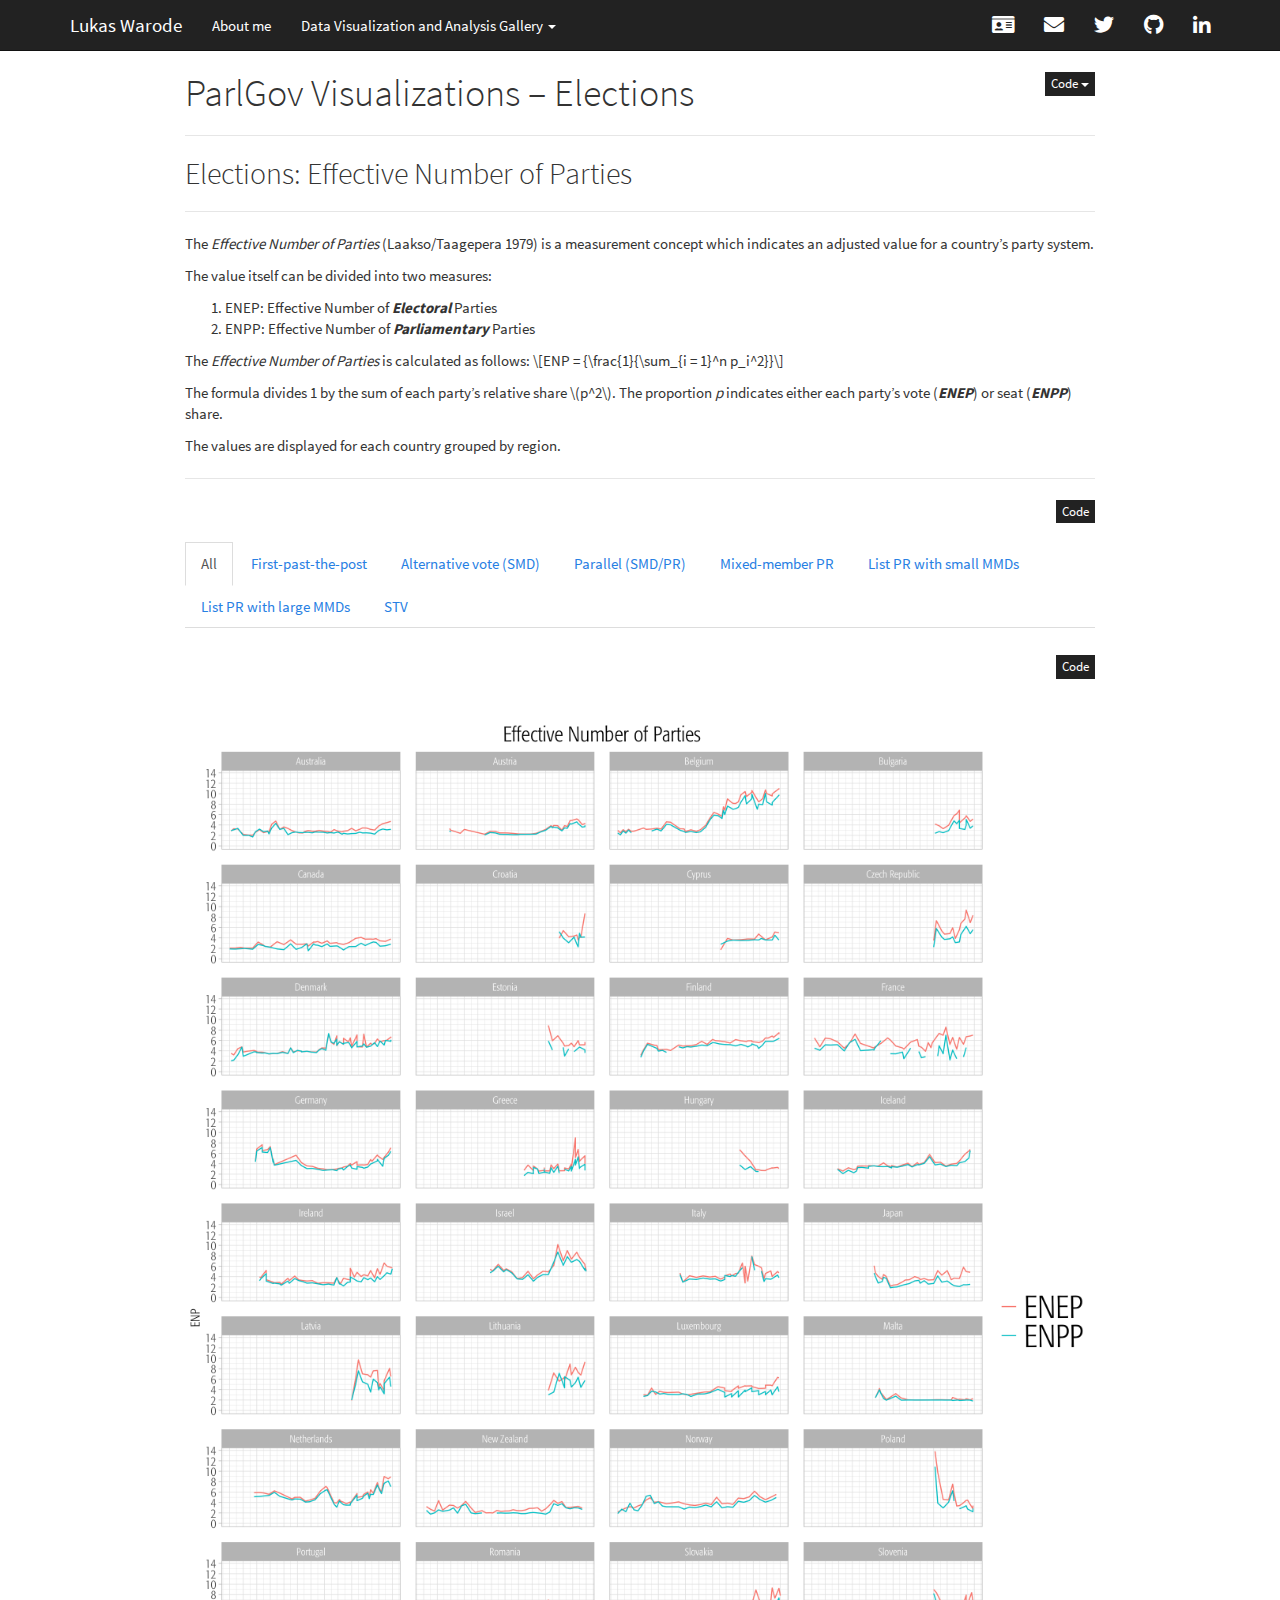
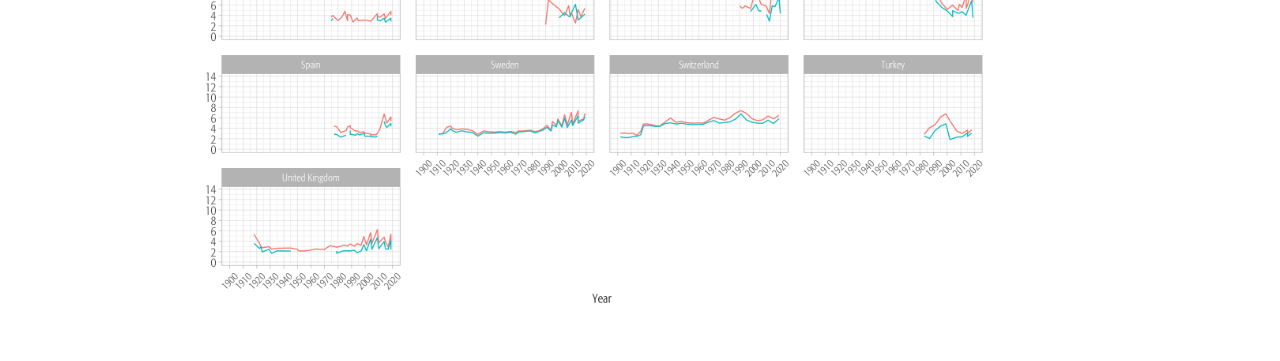
<file: election_vis.html>
<!DOCTYPE html>

<html>

<head>

<meta charset="utf-8" />
<meta name="generator" content="pandoc" />
<meta http-equiv="X-UA-Compatible" content="IE=EDGE" />




<title>ParlGov Visualizations – Elections</title>

<script src="site_libs/header-attrs-2.6/header-attrs.js"></script>
<script src="site_libs/jquery-1.11.3/jquery.min.js"></script>
<meta name="viewport" content="width=device-width, initial-scale=1" />
<link href="site_libs/bootstrap-3.3.5/css/cosmo.min.css" rel="stylesheet" />
<script src="site_libs/bootstrap-3.3.5/js/bootstrap.min.js"></script>
<script src="site_libs/bootstrap-3.3.5/shim/html5shiv.min.js"></script>
<script src="site_libs/bootstrap-3.3.5/shim/respond.min.js"></script>
<script src="site_libs/navigation-1.1/tabsets.js"></script>
<script src="site_libs/navigation-1.1/codefolding.js"></script>
<link href="site_libs/font-awesome-5.1.0/css/all.css" rel="stylesheet" />
<link href="site_libs/font-awesome-5.1.0/css/v4-shims.css" rel="stylesheet" />

<style type="text/css">
  code{white-space: pre-wrap;}
  span.smallcaps{font-variant: small-caps;}
  span.underline{text-decoration: underline;}
  div.column{display: inline-block; vertical-align: top; width: 50%;}
  div.hanging-indent{margin-left: 1.5em; text-indent: -1.5em;}
  ul.task-list{list-style: none;}
    </style>


<style type="text/css">code{white-space: pre;}</style>
<style type="text/css" data-origin="pandoc">
pre > code.sourceCode { white-space: pre; position: relative; }
pre > code.sourceCode > span { display: inline-block; line-height: 1.25; }
pre > code.sourceCode > span:empty { height: 1.2em; }
code.sourceCode > span { color: inherit; text-decoration: inherit; }
div.sourceCode { margin: 1em 0; }
pre.sourceCode { margin: 0; }
@media screen {
div.sourceCode { overflow: auto; }
}
@media print {
pre > code.sourceCode { white-space: pre-wrap; }
pre > code.sourceCode > span { text-indent: -5em; padding-left: 5em; }
}
pre.numberSource code
  { counter-reset: source-line 0; }
pre.numberSource code > span
  { position: relative; left: -4em; counter-increment: source-line; }
pre.numberSource code > span > a:first-child::before
  { content: counter(source-line);
    position: relative; left: -1em; text-align: right; vertical-align: baseline;
    border: none; display: inline-block;
    -webkit-touch-callout: none; -webkit-user-select: none;
    -khtml-user-select: none; -moz-user-select: none;
    -ms-user-select: none; user-select: none;
    padding: 0 4px; width: 4em;
    color: #aaaaaa;
  }
pre.numberSource { margin-left: 3em; border-left: 1px solid #aaaaaa;  padding-left: 4px; }
div.sourceCode
  {   }
@media screen {
pre > code.sourceCode > span > a:first-child::before { text-decoration: underline; }
}
code span.al { color: #ff0000; } /* Alert */
code span.an { color: #008000; } /* Annotation */
code span.at { } /* Attribute */
code span.bu { } /* BuiltIn */
code span.cf { color: #0000ff; } /* ControlFlow */
code span.ch { color: #008080; } /* Char */
code span.cn { } /* Constant */
code span.co { color: #008000; } /* Comment */
code span.cv { color: #008000; } /* CommentVar */
code span.do { color: #008000; } /* Documentation */
code span.er { color: #ff0000; font-weight: bold; } /* Error */
code span.ex { } /* Extension */
code span.im { } /* Import */
code span.in { color: #008000; } /* Information */
code span.kw { color: #0000ff; } /* Keyword */
code span.op { } /* Operator */
code span.ot { color: #ff4000; } /* Other */
code span.pp { color: #ff4000; } /* Preprocessor */
code span.sc { color: #008080; } /* SpecialChar */
code span.ss { color: #008080; } /* SpecialString */
code span.st { color: #008080; } /* String */
code span.va { } /* Variable */
code span.vs { color: #008080; } /* VerbatimString */
code span.wa { color: #008000; font-weight: bold; } /* Warning */

.sourceCode .row {
  width: 100%;
}
.sourceCode {
  overflow-x: auto;
}
.code-folding-btn {
  margin-right: -30px;
}
</style>
<script>
// apply pandoc div.sourceCode style to pre.sourceCode instead
(function() {
  var sheets = document.styleSheets;
  for (var i = 0; i < sheets.length; i++) {
    if (sheets[i].ownerNode.dataset["origin"] !== "pandoc") continue;
    try { var rules = sheets[i].cssRules; } catch (e) { continue; }
    for (var j = 0; j < rules.length; j++) {
      var rule = rules[j];
      // check if there is a div.sourceCode rule
      if (rule.type !== rule.STYLE_RULE || rule.selectorText !== "div.sourceCode") continue;
      var style = rule.style.cssText;
      // check if color or background-color is set
      if (rule.style.color === '' && rule.style.backgroundColor === '') continue;
      // replace div.sourceCode by a pre.sourceCode rule
      sheets[i].deleteRule(j);
      sheets[i].insertRule('pre.sourceCode{' + style + '}', j);
    }
  }
})();
</script>
<style type="text/css">
  pre:not([class]) {
    background-color: white;
  }
</style>


<style type="text/css">
h1 {
  font-size: 34px;
}
h1.title {
  font-size: 38px;
}
h2 {
  font-size: 30px;
}
h3 {
  font-size: 24px;
}
h4 {
  font-size: 18px;
}
h5 {
  font-size: 16px;
}
h6 {
  font-size: 12px;
}
.table th:not([align]) {
  text-align: left;
}
</style>





<style type = "text/css">
.main-container {
  max-width: 940px;
  margin-left: auto;
  margin-right: auto;
}
code {
  color: inherit;
  background-color: rgba(0, 0, 0, 0.04);
}
img {
  max-width:100%;
}
.tabbed-pane {
  padding-top: 12px;
}
.html-widget {
  margin-bottom: 20px;
}
button.code-folding-btn:focus {
  outline: none;
}
summary {
  display: list-item;
}
</style>


<style type="text/css">
/* padding for bootstrap navbar */
body {
  padding-top: 51px;
  padding-bottom: 40px;
}
/* offset scroll position for anchor links (for fixed navbar)  */
.section h1 {
  padding-top: 56px;
  margin-top: -56px;
}
.section h2 {
  padding-top: 56px;
  margin-top: -56px;
}
.section h3 {
  padding-top: 56px;
  margin-top: -56px;
}
.section h4 {
  padding-top: 56px;
  margin-top: -56px;
}
.section h5 {
  padding-top: 56px;
  margin-top: -56px;
}
.section h6 {
  padding-top: 56px;
  margin-top: -56px;
}
.dropdown-submenu {
  position: relative;
}
.dropdown-submenu>.dropdown-menu {
  top: 0;
  left: 100%;
  margin-top: -6px;
  margin-left: -1px;
  border-radius: 0 6px 6px 6px;
}
.dropdown-submenu:hover>.dropdown-menu {
  display: block;
}
.dropdown-submenu>a:after {
  display: block;
  content: " ";
  float: right;
  width: 0;
  height: 0;
  border-color: transparent;
  border-style: solid;
  border-width: 5px 0 5px 5px;
  border-left-color: #cccccc;
  margin-top: 5px;
  margin-right: -10px;
}
.dropdown-submenu:hover>a:after {
  border-left-color: #ffffff;
}
.dropdown-submenu.pull-left {
  float: none;
}
.dropdown-submenu.pull-left>.dropdown-menu {
  left: -100%;
  margin-left: 10px;
  border-radius: 6px 0 6px 6px;
}
</style>

<script>
// manage active state of menu based on current page
$(document).ready(function () {
  // active menu anchor
  href = window.location.pathname
  href = href.substr(href.lastIndexOf('/') + 1)
  if (href === "")
    href = "index.html";
  var menuAnchor = $('a[href="' + href + '"]');

  // mark it active
  menuAnchor.parent().addClass('active');

  // if it's got a parent navbar menu mark it active as well
  menuAnchor.closest('li.dropdown').addClass('active');
});
</script>

<!-- tabsets -->

<style type="text/css">
.tabset-dropdown > .nav-tabs {
  display: inline-table;
  max-height: 500px;
  min-height: 44px;
  overflow-y: auto;
  background: white;
  border: 1px solid #ddd;
  border-radius: 4px;
}

.tabset-dropdown > .nav-tabs > li.active:before {
  content: "";
  font-family: 'Glyphicons Halflings';
  display: inline-block;
  padding: 10px;
  border-right: 1px solid #ddd;
}

.tabset-dropdown > .nav-tabs.nav-tabs-open > li.active:before {
  content: "&#xe258;";
  border: none;
}

.tabset-dropdown > .nav-tabs.nav-tabs-open:before {
  content: "";
  font-family: 'Glyphicons Halflings';
  display: inline-block;
  padding: 10px;
  border-right: 1px solid #ddd;
}

.tabset-dropdown > .nav-tabs > li.active {
  display: block;
}

.tabset-dropdown > .nav-tabs > li > a,
.tabset-dropdown > .nav-tabs > li > a:focus,
.tabset-dropdown > .nav-tabs > li > a:hover {
  border: none;
  display: inline-block;
  border-radius: 4px;
  background-color: transparent;
}

.tabset-dropdown > .nav-tabs.nav-tabs-open > li {
  display: block;
  float: none;
}

.tabset-dropdown > .nav-tabs > li {
  display: none;
}
</style>

<!-- code folding -->
<style type="text/css">
.code-folding-btn { margin-bottom: 4px; }
</style>




</head>

<body>


<div class="container-fluid main-container">




<div class="navbar navbar-default  navbar-fixed-top" role="navigation">
  <div class="container">
    <div class="navbar-header">
      <button type="button" class="navbar-toggle collapsed" data-toggle="collapse" data-target="#navbar">
        <span class="icon-bar"></span>
        <span class="icon-bar"></span>
        <span class="icon-bar"></span>
      </button>
      <a class="navbar-brand" href="index.html">Lukas Warode</a>
    </div>
    <div id="navbar" class="navbar-collapse collapse">
      <ul class="nav navbar-nav">
        <li>
  <a href="index.html">About me</a>
</li>
<li class="dropdown">
  <a href="#" class="dropdown-toggle" data-toggle="dropdown" role="button" aria-expanded="false">
    Data Visualization and Analysis Gallery
     
    <span class="caret"></span>
  </a>
  <ul class="dropdown-menu" role="menu">
    <li>
      <a href="pg_vis.html">ParlGov Visualizations</a>
    </li>
  </ul>
</li>
      </ul>
      <ul class="nav navbar-nav navbar-right">
        <li>
  <a href="https://github.com/lwarode/CV/blob/main/CV.pdf">
    <span class="fas fa-id-card fa-lg"></span>
     
  </a>
</li>
<li>
  <a href="mailto:lukas.warode@gmx.de">
    <span class="fas fa-envelope fa-lg"></span>
     
  </a>
</li>
<li>
  <a href="https://twitter.com/lukas_warode">
    <span class="fab fa-twitter fa-lg"></span>
     
  </a>
</li>
<li>
  <a href="http://github.com/lwarode">
    <span class="fab fa-github fa-lg"></span>
     
  </a>
</li>
<li>
  <a href="https://www.linkedin.com/in/lukas-warode-64a84a1a3/">
    <span class="fab fa-linkedin-in fa-lg"></span>
     
  </a>
</li>
      </ul>
    </div><!--/.nav-collapse -->
  </div><!--/.container -->
</div><!--/.navbar -->

<div class="fluid-row" id="header">

<div class="btn-group pull-right">
<button type="button" class="btn btn-default btn-xs dropdown-toggle" data-toggle="dropdown" aria-haspopup="true" aria-expanded="false"><span>Code</span> <span class="caret"></span></button>
<ul class="dropdown-menu" style="min-width: 50px;">
<li><a id="rmd-show-all-code" href="#">Show All Code</a></li>
<li><a id="rmd-hide-all-code" href="#">Hide All Code</a></li>
</ul>
</div>



<h1 class="title toc-ignore">ParlGov Visualizations – Elections</h1>

</div>


<hr />
<div id="elections-effective-number-of-parties" class="section level2 tabset tabset-fade">
<h2 class="tabset tabset-fade">Elections: Effective Number of Parties</h2>
<hr />
<p>The <em>Effective Number of Parties</em> (Laakso/Taagepera 1979) is a measurement concept which indicates an adjusted value for a country’s party system.</p>
<p>The value itself can be divided into two measures:</p>
<ol style="list-style-type: decimal">
<li>ENEP: Effective Number of <strong><em>Electoral</em></strong> Parties</li>
<li>ENPP: Effective Number of <strong><em>Parliamentary</em></strong> Parties</li>
</ol>
<p>The <em>Effective Number of Parties</em> is calculated as follows: <span class="math display">\[ENP = {\frac{1}{\sum_{i = 1}^n p_i^2}}\]</span></p>
<p>The formula divides 1 by the sum of each party’s relative share <span class="math inline">\(p^2\)</span>. The proportion <em>p</em> indicates either each party’s vote (<strong><em>ENEP</em></strong>) or seat (<strong><em>ENPP</em></strong>) share.</p>
<p>The values are displayed for each country grouped by region.</p>
<hr />
<div class="sourceCode" id="cb1"><pre class="sourceCode r"><code class="sourceCode r"><span id="cb1-1"><a href="#cb1-1" aria-hidden="true" tabindex="-1"></a>plot_enp <span class="ot">&lt;-</span> <span class="cf">function</span>(x) {</span>
<span id="cb1-2"><a href="#cb1-2" aria-hidden="true" tabindex="-1"></a>  </span>
<span id="cb1-3"><a href="#cb1-3" aria-hidden="true" tabindex="-1"></a>  subset_e <span class="ot">&lt;-</span> election_enp <span class="sc">%&gt;%</span> <span class="co"># subset for looping</span></span>
<span id="cb1-4"><a href="#cb1-4" aria-hidden="true" tabindex="-1"></a>    <span class="fu">filter</span>(country_name <span class="sc">==</span> x, </span>
<span id="cb1-5"><a href="#cb1-5" aria-hidden="true" tabindex="-1"></a>           election_type <span class="sc">==</span> <span class="st">&quot;parliament&quot;</span>)</span>
<span id="cb1-6"><a href="#cb1-6" aria-hidden="true" tabindex="-1"></a>  </span>
<span id="cb1-7"><a href="#cb1-7" aria-hidden="true" tabindex="-1"></a>  <span class="fu">ggplot</span>(subset_e, <span class="fu">aes</span>(<span class="at">x =</span> election_date, <span class="at">y =</span> enp_number, <span class="at">group =</span> enp_type, <span class="at">color =</span> enp_type)) <span class="sc">+</span></span>
<span id="cb1-8"><a href="#cb1-8" aria-hidden="true" tabindex="-1"></a>    <span class="fu">geom_line</span>() <span class="sc">+</span></span>
<span id="cb1-9"><a href="#cb1-9" aria-hidden="true" tabindex="-1"></a>    <span class="fu">geom_point</span>() <span class="sc">+</span> </span>
<span id="cb1-10"><a href="#cb1-10" aria-hidden="true" tabindex="-1"></a>    <span class="fu">scale_x_date</span>(<span class="at">breaks =</span> <span class="fu">seq</span>(<span class="fu">min</span>(subset_e<span class="sc">$</span>decade_sd), <span class="fu">Sys.Date</span>(), <span class="at">by =</span> <span class="st">&quot;5 years&quot;</span>), </span>
<span id="cb1-11"><a href="#cb1-11" aria-hidden="true" tabindex="-1"></a>               <span class="at">date_label =</span> <span class="st">&quot;%Y&quot;</span>) <span class="sc">+</span></span>
<span id="cb1-12"><a href="#cb1-12" aria-hidden="true" tabindex="-1"></a>    <span class="fu">scale_y_continuous</span>(<span class="at">limits =</span> <span class="fu">c</span>(<span class="dv">0</span>, <span class="fu">max</span>(subset_e<span class="sc">$</span>enp_round)),</span>
<span id="cb1-13"><a href="#cb1-13" aria-hidden="true" tabindex="-1"></a>                       <span class="at">breaks =</span> <span class="fu">seq</span>(<span class="dv">0</span>, <span class="dv">15</span>, <span class="dv">1</span>)) <span class="sc">+</span></span>
<span id="cb1-14"><a href="#cb1-14" aria-hidden="true" tabindex="-1"></a>    <span class="fu">scale_color_discrete</span>(<span class="at">labels =</span> <span class="fu">c</span>(<span class="st">&quot;ENEP&quot;</span>, <span class="st">&quot;ENPP&quot;</span>)) <span class="sc">+</span></span>
<span id="cb1-15"><a href="#cb1-15" aria-hidden="true" tabindex="-1"></a>    <span class="fu">theme_light</span>() <span class="sc">+</span> </span>
<span id="cb1-16"><a href="#cb1-16" aria-hidden="true" tabindex="-1"></a>    <span class="fu">theme</span>(</span>
<span id="cb1-17"><a href="#cb1-17" aria-hidden="true" tabindex="-1"></a>      <span class="at">legend.title =</span> <span class="fu">element_blank</span>(),</span>
<span id="cb1-18"><a href="#cb1-18" aria-hidden="true" tabindex="-1"></a>      <span class="at">axis.text.x =</span> <span class="fu">element_text</span>(<span class="at">angle =</span> <span class="dv">45</span>, <span class="at">vjust =</span> <span class="fl">0.5</span>, <span class="at">size =</span> <span class="dv">10</span>),</span>
<span id="cb1-19"><a href="#cb1-19" aria-hidden="true" tabindex="-1"></a>      <span class="at">text =</span> <span class="fu">element_text</span>(<span class="at">family =</span> <span class="st">&quot;Formata-CondensedLight&quot;</span>, <span class="at">size =</span> <span class="dv">10</span>),</span>
<span id="cb1-20"><a href="#cb1-20" aria-hidden="true" tabindex="-1"></a>      <span class="at">plot.title =</span> <span class="fu">element_text</span>(<span class="at">hjust =</span> <span class="fl">0.5</span>, <span class="at">size =</span> <span class="dv">14</span>),</span>
<span id="cb1-21"><a href="#cb1-21" aria-hidden="true" tabindex="-1"></a>      <span class="at">axis.text.y =</span> <span class="fu">element_text</span>(<span class="at">size =</span> <span class="dv">10</span>)</span>
<span id="cb1-22"><a href="#cb1-22" aria-hidden="true" tabindex="-1"></a>    ) <span class="sc">+</span></span>
<span id="cb1-23"><a href="#cb1-23" aria-hidden="true" tabindex="-1"></a>    <span class="fu">ggtitle</span>(<span class="fu">paste0</span>(<span class="st">&quot;</span><span class="sc">\n</span><span class="st">&quot;</span>, subset_e<span class="sc">$</span>country_name)) <span class="sc">+</span></span>
<span id="cb1-24"><a href="#cb1-24" aria-hidden="true" tabindex="-1"></a>    <span class="fu">labs</span>(</span>
<span id="cb1-25"><a href="#cb1-25" aria-hidden="true" tabindex="-1"></a>      <span class="at">x =</span> <span class="st">&quot;Year&quot;</span>,</span>
<span id="cb1-26"><a href="#cb1-26" aria-hidden="true" tabindex="-1"></a>      <span class="at">y =</span> <span class="st">&quot;ENP&quot;</span></span>
<span id="cb1-27"><a href="#cb1-27" aria-hidden="true" tabindex="-1"></a>    )</span>
<span id="cb1-28"><a href="#cb1-28" aria-hidden="true" tabindex="-1"></a>}</span></code></pre></div>
<div id="all" class="section level3">
<h3>All</h3>
<div class="sourceCode" id="cb2"><pre class="sourceCode r"><code class="sourceCode r"><span id="cb2-1"><a href="#cb2-1" aria-hidden="true" tabindex="-1"></a>    <span class="fu">ggplot</span>(election_enp, <span class="fu">aes</span>(<span class="at">x =</span> year, <span class="at">y =</span> enp_number, <span class="at">group =</span> enp_type, <span class="at">color =</span> enp_type)) <span class="sc">+</span></span>
<span id="cb2-2"><a href="#cb2-2" aria-hidden="true" tabindex="-1"></a>    <span class="fu">geom_line</span>() <span class="sc">+</span></span>
<span id="cb2-3"><a href="#cb2-3" aria-hidden="true" tabindex="-1"></a>    <span class="fu">facet_wrap</span>(<span class="sc">~</span> country_name, <span class="at">ncol =</span> <span class="dv">4</span>) <span class="sc">+</span></span>
<span id="cb2-4"><a href="#cb2-4" aria-hidden="true" tabindex="-1"></a>    <span class="fu">scale_x_continuous</span>(<span class="at">breaks =</span> <span class="fu">seq</span>(<span class="fu">min</span>(election_enp<span class="sc">$</span>year), <span class="fu">max</span>(election_enp<span class="sc">$</span>year) <span class="sc">+</span> <span class="dv">5</span>, <span class="at">by =</span> <span class="dv">10</span>)) <span class="sc">+</span></span>
<span id="cb2-5"><a href="#cb2-5" aria-hidden="true" tabindex="-1"></a>    <span class="fu">scale_y_continuous</span>(<span class="at">limits =</span> <span class="fu">c</span>(<span class="dv">0</span>, <span class="fu">max</span>(election_enp<span class="sc">$</span>enp_round)),</span>
<span id="cb2-6"><a href="#cb2-6" aria-hidden="true" tabindex="-1"></a>                       <span class="at">breaks =</span> <span class="fu">seq</span>(<span class="dv">0</span>, <span class="dv">15</span>, <span class="dv">2</span>)) <span class="sc">+</span></span>
<span id="cb2-7"><a href="#cb2-7" aria-hidden="true" tabindex="-1"></a>    <span class="fu">scale_color_discrete</span>(<span class="at">labels =</span> <span class="fu">c</span>(<span class="st">&quot;ENEP&quot;</span>, <span class="st">&quot;ENPP&quot;</span>)) <span class="sc">+</span></span>
<span id="cb2-8"><a href="#cb2-8" aria-hidden="true" tabindex="-1"></a>    <span class="fu">theme_light</span>() <span class="sc">+</span> </span>
<span id="cb2-9"><a href="#cb2-9" aria-hidden="true" tabindex="-1"></a>    <span class="fu">theme</span>(<span class="at">text =</span> <span class="fu">element_text</span>(<span class="at">family =</span> <span class="st">&quot;Formata-CondensedLight&quot;</span>, <span class="at">size =</span> <span class="dv">12</span>),</span>
<span id="cb2-10"><a href="#cb2-10" aria-hidden="true" tabindex="-1"></a>      <span class="at">legend.title =</span> <span class="fu">element_blank</span>(),</span>
<span id="cb2-11"><a href="#cb2-11" aria-hidden="true" tabindex="-1"></a>      <span class="at">legend.text =</span> <span class="fu">element_text</span>(<span class="at">size =</span> <span class="dv">30</span>),</span>
<span id="cb2-12"><a href="#cb2-12" aria-hidden="true" tabindex="-1"></a>      <span class="at">axis.text.x =</span> <span class="fu">element_text</span>(<span class="at">angle =</span> <span class="dv">45</span>, <span class="at">vjust =</span> <span class="fl">0.5</span>, <span class="at">size =</span> <span class="dv">10</span>),</span>
<span id="cb2-13"><a href="#cb2-13" aria-hidden="true" tabindex="-1"></a>      <span class="at">plot.title =</span> <span class="fu">element_text</span>(<span class="at">hjust =</span> <span class="fl">0.5</span>, <span class="at">size =</span> <span class="dv">20</span>),</span>
<span id="cb2-14"><a href="#cb2-14" aria-hidden="true" tabindex="-1"></a>      <span class="at">axis.text.y =</span> <span class="fu">element_text</span>(<span class="at">size =</span> <span class="dv">12</span>, <span class="at">face =</span> <span class="st">&quot;bold&quot;</span>),</span>
<span id="cb2-15"><a href="#cb2-15" aria-hidden="true" tabindex="-1"></a>      <span class="at">panel.spacing =</span> <span class="fu">unit</span>(<span class="dv">1</span>, <span class="st">&quot;lines&quot;</span>)</span>
<span id="cb2-16"><a href="#cb2-16" aria-hidden="true" tabindex="-1"></a>    ) <span class="sc">+</span></span>
<span id="cb2-17"><a href="#cb2-17" aria-hidden="true" tabindex="-1"></a>    <span class="fu">ggtitle</span>(<span class="fu">paste0</span>(<span class="st">&quot;</span><span class="sc">\n</span><span class="st">&quot;</span>, <span class="st">&quot;Effective Number of Parties&quot;</span>)) <span class="sc">+</span></span>
<span id="cb2-18"><a href="#cb2-18" aria-hidden="true" tabindex="-1"></a>    <span class="fu">labs</span>(</span>
<span id="cb2-19"><a href="#cb2-19" aria-hidden="true" tabindex="-1"></a>      <span class="at">x =</span> <span class="st">&quot;Year&quot;</span>,</span>
<span id="cb2-20"><a href="#cb2-20" aria-hidden="true" tabindex="-1"></a>      <span class="at">y =</span> <span class="st">&quot;ENP&quot;</span></span>
<span id="cb2-21"><a href="#cb2-21" aria-hidden="true" tabindex="-1"></a>    )</span></code></pre></div>
<p><img src="election_vis_files/figure-html/unnamed-chunk-1-1.png" width="1152" /></p>
</div>
<div id="first-past-the-post" class="section level3">
<h3>First-past-the-post</h3>
<div class="sourceCode" id="cb3"><pre class="sourceCode r"><code class="sourceCode r"><span id="cb3-1"><a href="#cb3-1" aria-hidden="true" tabindex="-1"></a><span class="cf">for</span>(country_name <span class="cf">in</span> <span class="fu">unique</span>(<span class="st">`</span><span class="at">First-past-the-post</span><span class="st">`</span><span class="sc">$</span>country_name)) {</span>
<span id="cb3-2"><a href="#cb3-2" aria-hidden="true" tabindex="-1"></a>  <span class="fu">print</span>(<span class="fu">plot_enp</span>(<span class="at">x =</span> country_name))</span>
<span id="cb3-3"><a href="#cb3-3" aria-hidden="true" tabindex="-1"></a>}</span></code></pre></div>
<p><img src="election_vis_files/figure-html/unnamed-chunk-2-1.png" width="768" /><img src="election_vis_files/figure-html/unnamed-chunk-2-2.png" width="768" /></p>
</div>
<div id="alternative-vote-smd" class="section level3">
<h3>Alternative vote (SMD)</h3>
<div class="sourceCode" id="cb4"><pre class="sourceCode r"><code class="sourceCode r"><span id="cb4-1"><a href="#cb4-1" aria-hidden="true" tabindex="-1"></a><span class="cf">for</span>(country_name <span class="cf">in</span> <span class="fu">unique</span>(<span class="st">`</span><span class="at">Alternative vote (SMD)</span><span class="st">`</span><span class="sc">$</span>country_name)) {</span>
<span id="cb4-2"><a href="#cb4-2" aria-hidden="true" tabindex="-1"></a>  <span class="fu">print</span>(<span class="fu">plot_enp</span>(<span class="at">x =</span> country_name))</span>
<span id="cb4-3"><a href="#cb4-3" aria-hidden="true" tabindex="-1"></a>}</span></code></pre></div>
<p><img src="election_vis_files/figure-html/unnamed-chunk-3-1.png" width="768" /></p>
</div>
<div id="parallel-smdpr" class="section level3">
<h3>Parallel (SMD/PR)</h3>
<div class="sourceCode" id="cb5"><pre class="sourceCode r"><code class="sourceCode r"><span id="cb5-1"><a href="#cb5-1" aria-hidden="true" tabindex="-1"></a><span class="cf">for</span>(country_name <span class="cf">in</span> <span class="fu">unique</span>(<span class="st">`</span><span class="at">Parallel (SMD/PR)</span><span class="st">`</span><span class="sc">$</span>country_name)) {</span>
<span id="cb5-2"><a href="#cb5-2" aria-hidden="true" tabindex="-1"></a>  <span class="fu">print</span>(<span class="fu">plot_enp</span>(<span class="at">x =</span> country_name))</span>
<span id="cb5-3"><a href="#cb5-3" aria-hidden="true" tabindex="-1"></a>}</span></code></pre></div>
<p><img src="election_vis_files/figure-html/unnamed-chunk-4-1.png" width="768" /><img src="election_vis_files/figure-html/unnamed-chunk-4-2.png" width="768" /><img src="election_vis_files/figure-html/unnamed-chunk-4-3.png" width="768" /><img src="election_vis_files/figure-html/unnamed-chunk-4-4.png" width="768" /></p>
</div>
<div id="mixed-member-pr" class="section level3">
<h3>Mixed-member PR</h3>
<div class="sourceCode" id="cb6"><pre class="sourceCode r"><code class="sourceCode r"><span id="cb6-1"><a href="#cb6-1" aria-hidden="true" tabindex="-1"></a><span class="cf">for</span>(country_name <span class="cf">in</span> <span class="fu">unique</span>(<span class="st">`</span><span class="at">Mixed-member PR</span><span class="st">`</span><span class="sc">$</span>country_name)) {</span>
<span id="cb6-2"><a href="#cb6-2" aria-hidden="true" tabindex="-1"></a>  <span class="fu">print</span>(<span class="fu">plot_enp</span>(<span class="at">x =</span> country_name))</span>
<span id="cb6-3"><a href="#cb6-3" aria-hidden="true" tabindex="-1"></a>}</span></code></pre></div>
<p><img src="election_vis_files/figure-html/unnamed-chunk-5-1.png" width="768" /><img src="election_vis_files/figure-html/unnamed-chunk-5-2.png" width="768" /><img src="election_vis_files/figure-html/unnamed-chunk-5-3.png" width="768" /><img src="election_vis_files/figure-html/unnamed-chunk-5-4.png" width="768" /><img src="election_vis_files/figure-html/unnamed-chunk-5-5.png" width="768" /><img src="election_vis_files/figure-html/unnamed-chunk-5-6.png" width="768" /></p>
</div>
<div id="list-pr-with-small-mmds" class="section level3">
<h3>List PR with small MMDs</h3>
<div class="sourceCode" id="cb7"><pre class="sourceCode r"><code class="sourceCode r"><span id="cb7-1"><a href="#cb7-1" aria-hidden="true" tabindex="-1"></a><span class="cf">for</span>(country_name <span class="cf">in</span> <span class="fu">unique</span>(<span class="st">`</span><span class="at">List PR with small MMDs</span><span class="st">`</span><span class="sc">$</span>country_name)) {</span>
<span id="cb7-2"><a href="#cb7-2" aria-hidden="true" tabindex="-1"></a>  <span class="fu">print</span>(<span class="fu">plot_enp</span>(<span class="at">x =</span> country_name))</span>
<span id="cb7-3"><a href="#cb7-3" aria-hidden="true" tabindex="-1"></a>}</span></code></pre></div>
<p><img src="election_vis_files/figure-html/unnamed-chunk-6-1.png" width="768" /><img src="election_vis_files/figure-html/unnamed-chunk-6-2.png" width="768" /><img src="election_vis_files/figure-html/unnamed-chunk-6-3.png" width="768" /></p>
</div>
<div id="list-pr-with-large-mmds" class="section level3">
<h3>List PR with large MMDs</h3>
<div class="sourceCode" id="cb8"><pre class="sourceCode r"><code class="sourceCode r"><span id="cb8-1"><a href="#cb8-1" aria-hidden="true" tabindex="-1"></a><span class="cf">for</span>(country_name <span class="cf">in</span> <span class="fu">unique</span>(<span class="st">`</span><span class="at">List PR with large MMDs</span><span class="st">`</span><span class="sc">$</span>country_name)) {</span>
<span id="cb8-2"><a href="#cb8-2" aria-hidden="true" tabindex="-1"></a>  <span class="fu">print</span>(<span class="fu">plot_enp</span>(<span class="at">x =</span> country_name))</span>
<span id="cb8-3"><a href="#cb8-3" aria-hidden="true" tabindex="-1"></a>}</span></code></pre></div>
<p><img src="election_vis_files/figure-html/unnamed-chunk-7-1.png" width="768" /><img src="election_vis_files/figure-html/unnamed-chunk-7-2.png" width="768" /><img src="election_vis_files/figure-html/unnamed-chunk-7-3.png" width="768" /><img src="election_vis_files/figure-html/unnamed-chunk-7-4.png" width="768" /><img src="election_vis_files/figure-html/unnamed-chunk-7-5.png" width="768" /><img src="election_vis_files/figure-html/unnamed-chunk-7-6.png" width="768" /><img src="election_vis_files/figure-html/unnamed-chunk-7-7.png" width="768" /><img src="election_vis_files/figure-html/unnamed-chunk-7-8.png" width="768" /><img src="election_vis_files/figure-html/unnamed-chunk-7-9.png" width="768" /><img src="election_vis_files/figure-html/unnamed-chunk-7-10.png" width="768" /><img src="election_vis_files/figure-html/unnamed-chunk-7-11.png" width="768" /><img src="election_vis_files/figure-html/unnamed-chunk-7-12.png" width="768" /><img src="election_vis_files/figure-html/unnamed-chunk-7-13.png" width="768" /><img src="election_vis_files/figure-html/unnamed-chunk-7-14.png" width="768" /><img src="election_vis_files/figure-html/unnamed-chunk-7-15.png" width="768" /><img src="election_vis_files/figure-html/unnamed-chunk-7-16.png" width="768" /><img src="election_vis_files/figure-html/unnamed-chunk-7-17.png" width="768" /><img src="election_vis_files/figure-html/unnamed-chunk-7-18.png" width="768" /></p>
</div>
<div id="stv" class="section level3">
<h3>STV</h3>
<div class="sourceCode" id="cb9"><pre class="sourceCode r"><code class="sourceCode r"><span id="cb9-1"><a href="#cb9-1" aria-hidden="true" tabindex="-1"></a><span class="cf">for</span>(country_name <span class="cf">in</span> <span class="fu">unique</span>(<span class="st">`</span><span class="at">STV</span><span class="st">`</span><span class="sc">$</span>country_name)) {</span>
<span id="cb9-2"><a href="#cb9-2" aria-hidden="true" tabindex="-1"></a>  <span class="fu">print</span>(<span class="fu">plot_enp</span>(<span class="at">x =</span> country_name))</span>
<span id="cb9-3"><a href="#cb9-3" aria-hidden="true" tabindex="-1"></a>}</span></code></pre></div>
<p><img src="election_vis_files/figure-html/unnamed-chunk-8-1.png" width="768" /><img src="election_vis_files/figure-html/unnamed-chunk-8-2.png" width="768" /></p>
</div>
</div>




</div>

<script>

// add bootstrap table styles to pandoc tables
function bootstrapStylePandocTables() {
  $('tr.odd').parent('tbody').parent('table').addClass('table table-condensed');
}
$(document).ready(function () {
  bootstrapStylePandocTables();
});


</script>

<!-- tabsets -->

<script>
$(document).ready(function () {
  window.buildTabsets("TOC");
});

$(document).ready(function () {
  $('.tabset-dropdown > .nav-tabs > li').click(function () {
    $(this).parent().toggleClass('nav-tabs-open')
  });
});
</script>

<!-- code folding -->
<script>
$(document).ready(function () {
  window.initializeCodeFolding("hide" === "show");
});
</script>


<!-- dynamically load mathjax for compatibility with self-contained -->
<script>
  (function () {
    var script = document.createElement("script");
    script.type = "text/javascript";
    script.src  = "https://mathjax.rstudio.com/latest/MathJax.js?config=TeX-AMS-MML_HTMLorMML";
    document.getElementsByTagName("head")[0].appendChild(script);
  })();
</script>

</body>
</html>
</file>
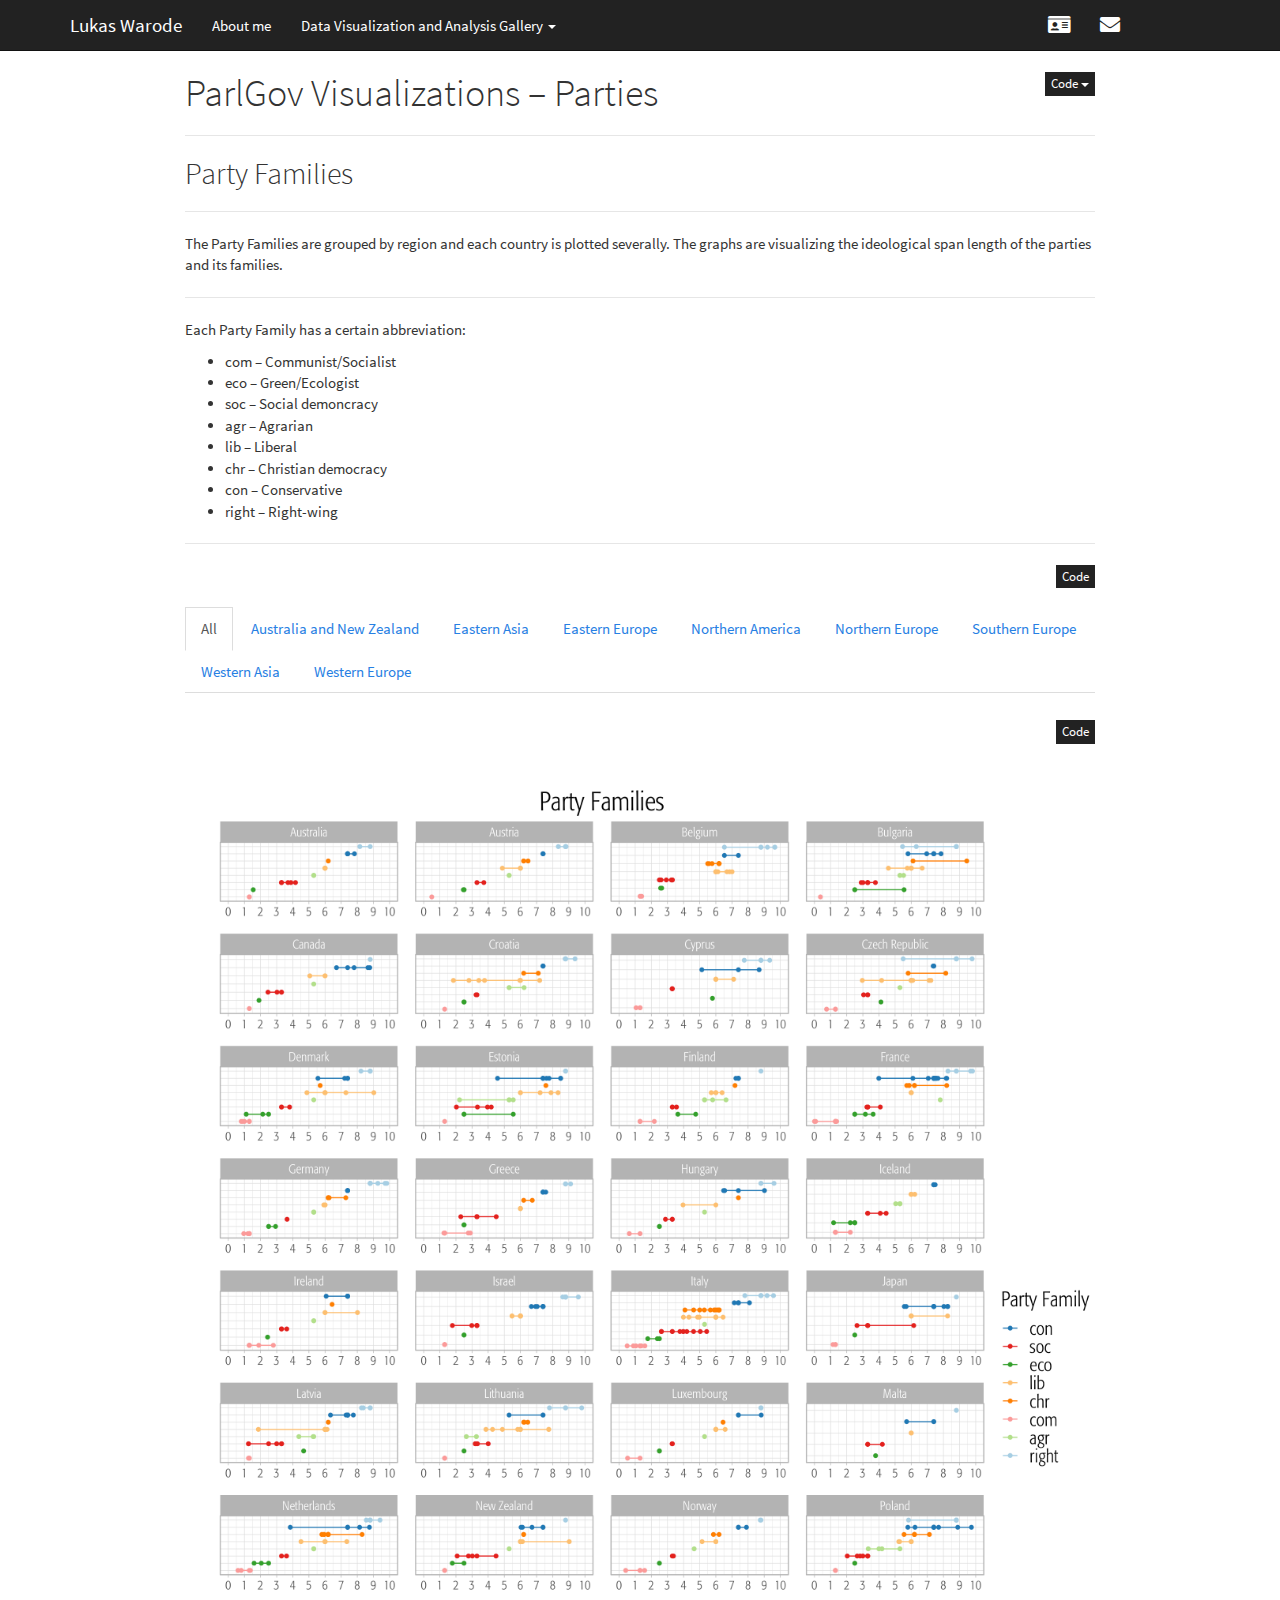
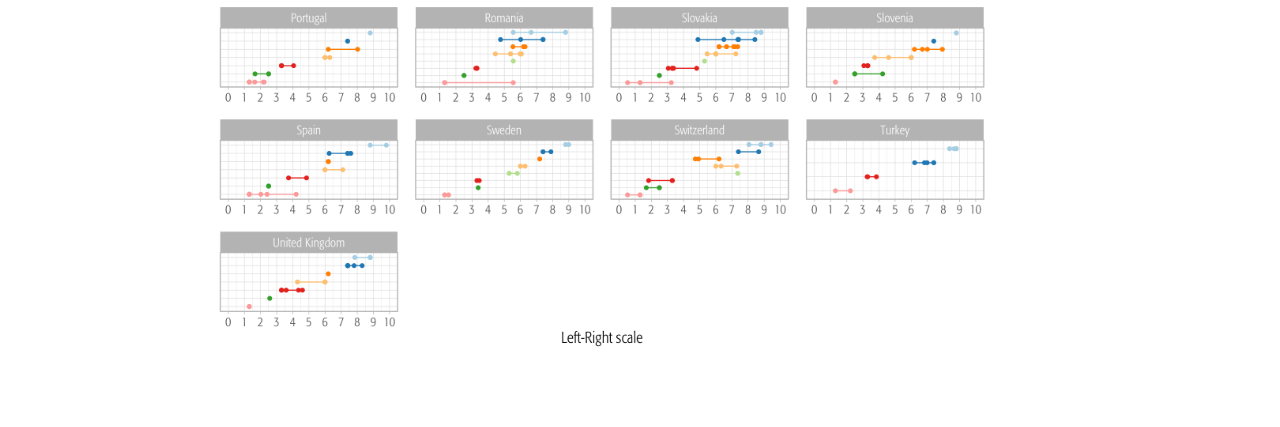
<file: party_vis.html>
<!DOCTYPE html>

<html>

<head>

<meta charset="utf-8" />
<meta name="generator" content="pandoc" />
<meta http-equiv="X-UA-Compatible" content="IE=EDGE" />




<title>ParlGov Visualizations – Parties</title>

<script src="site_libs/header-attrs-2.6/header-attrs.js"></script>
<script src="site_libs/jquery-1.11.3/jquery.min.js"></script>
<meta name="viewport" content="width=device-width, initial-scale=1" />
<link href="site_libs/bootstrap-3.3.5/css/cosmo.min.css" rel="stylesheet" />
<script src="site_libs/bootstrap-3.3.5/js/bootstrap.min.js"></script>
<script src="site_libs/bootstrap-3.3.5/shim/html5shiv.min.js"></script>
<script src="site_libs/bootstrap-3.3.5/shim/respond.min.js"></script>
<script src="site_libs/navigation-1.1/tabsets.js"></script>
<script src="site_libs/navigation-1.1/codefolding.js"></script>
<link href="site_libs/font-awesome-5.1.0/css/all.css" rel="stylesheet" />
<link href="site_libs/font-awesome-5.1.0/css/v4-shims.css" rel="stylesheet" />

<style type="text/css">
  code{white-space: pre-wrap;}
  span.smallcaps{font-variant: small-caps;}
  span.underline{text-decoration: underline;}
  div.column{display: inline-block; vertical-align: top; width: 50%;}
  div.hanging-indent{margin-left: 1.5em; text-indent: -1.5em;}
  ul.task-list{list-style: none;}
    </style>


<style type="text/css">code{white-space: pre;}</style>
<style type="text/css" data-origin="pandoc">
pre > code.sourceCode { white-space: pre; position: relative; }
pre > code.sourceCode > span { display: inline-block; line-height: 1.25; }
pre > code.sourceCode > span:empty { height: 1.2em; }
code.sourceCode > span { color: inherit; text-decoration: inherit; }
div.sourceCode { margin: 1em 0; }
pre.sourceCode { margin: 0; }
@media screen {
div.sourceCode { overflow: auto; }
}
@media print {
pre > code.sourceCode { white-space: pre-wrap; }
pre > code.sourceCode > span { text-indent: -5em; padding-left: 5em; }
}
pre.numberSource code
  { counter-reset: source-line 0; }
pre.numberSource code > span
  { position: relative; left: -4em; counter-increment: source-line; }
pre.numberSource code > span > a:first-child::before
  { content: counter(source-line);
    position: relative; left: -1em; text-align: right; vertical-align: baseline;
    border: none; display: inline-block;
    -webkit-touch-callout: none; -webkit-user-select: none;
    -khtml-user-select: none; -moz-user-select: none;
    -ms-user-select: none; user-select: none;
    padding: 0 4px; width: 4em;
    color: #aaaaaa;
  }
pre.numberSource { margin-left: 3em; border-left: 1px solid #aaaaaa;  padding-left: 4px; }
div.sourceCode
  {   }
@media screen {
pre > code.sourceCode > span > a:first-child::before { text-decoration: underline; }
}
code span.al { color: #ff0000; } /* Alert */
code span.an { color: #008000; } /* Annotation */
code span.at { } /* Attribute */
code span.bu { } /* BuiltIn */
code span.cf { color: #0000ff; } /* ControlFlow */
code span.ch { color: #008080; } /* Char */
code span.cn { } /* Constant */
code span.co { color: #008000; } /* Comment */
code span.cv { color: #008000; } /* CommentVar */
code span.do { color: #008000; } /* Documentation */
code span.er { color: #ff0000; font-weight: bold; } /* Error */
code span.ex { } /* Extension */
code span.im { } /* Import */
code span.in { color: #008000; } /* Information */
code span.kw { color: #0000ff; } /* Keyword */
code span.op { } /* Operator */
code span.ot { color: #ff4000; } /* Other */
code span.pp { color: #ff4000; } /* Preprocessor */
code span.sc { color: #008080; } /* SpecialChar */
code span.ss { color: #008080; } /* SpecialString */
code span.st { color: #008080; } /* String */
code span.va { } /* Variable */
code span.vs { color: #008080; } /* VerbatimString */
code span.wa { color: #008000; font-weight: bold; } /* Warning */

.sourceCode .row {
  width: 100%;
}
.sourceCode {
  overflow-x: auto;
}
.code-folding-btn {
  margin-right: -30px;
}
</style>
<script>
// apply pandoc div.sourceCode style to pre.sourceCode instead
(function() {
  var sheets = document.styleSheets;
  for (var i = 0; i < sheets.length; i++) {
    if (sheets[i].ownerNode.dataset["origin"] !== "pandoc") continue;
    try { var rules = sheets[i].cssRules; } catch (e) { continue; }
    for (var j = 0; j < rules.length; j++) {
      var rule = rules[j];
      // check if there is a div.sourceCode rule
      if (rule.type !== rule.STYLE_RULE || rule.selectorText !== "div.sourceCode") continue;
      var style = rule.style.cssText;
      // check if color or background-color is set
      if (rule.style.color === '' && rule.style.backgroundColor === '') continue;
      // replace div.sourceCode by a pre.sourceCode rule
      sheets[i].deleteRule(j);
      sheets[i].insertRule('pre.sourceCode{' + style + '}', j);
    }
  }
})();
</script>
<style type="text/css">
  pre:not([class]) {
    background-color: white;
  }
</style>


<style type="text/css">
h1 {
  font-size: 34px;
}
h1.title {
  font-size: 38px;
}
h2 {
  font-size: 30px;
}
h3 {
  font-size: 24px;
}
h4 {
  font-size: 18px;
}
h5 {
  font-size: 16px;
}
h6 {
  font-size: 12px;
}
.table th:not([align]) {
  text-align: left;
}
</style>





<style type = "text/css">
.main-container {
  max-width: 940px;
  margin-left: auto;
  margin-right: auto;
}
code {
  color: inherit;
  background-color: rgba(0, 0, 0, 0.04);
}
img {
  max-width:100%;
}
.tabbed-pane {
  padding-top: 12px;
}
.html-widget {
  margin-bottom: 20px;
}
button.code-folding-btn:focus {
  outline: none;
}
summary {
  display: list-item;
}
</style>


<style type="text/css">
/* padding for bootstrap navbar */
body {
  padding-top: 51px;
  padding-bottom: 40px;
}
/* offset scroll position for anchor links (for fixed navbar)  */
.section h1 {
  padding-top: 56px;
  margin-top: -56px;
}
.section h2 {
  padding-top: 56px;
  margin-top: -56px;
}
.section h3 {
  padding-top: 56px;
  margin-top: -56px;
}
.section h4 {
  padding-top: 56px;
  margin-top: -56px;
}
.section h5 {
  padding-top: 56px;
  margin-top: -56px;
}
.section h6 {
  padding-top: 56px;
  margin-top: -56px;
}
.dropdown-submenu {
  position: relative;
}
.dropdown-submenu>.dropdown-menu {
  top: 0;
  left: 100%;
  margin-top: -6px;
  margin-left: -1px;
  border-radius: 0 6px 6px 6px;
}
.dropdown-submenu:hover>.dropdown-menu {
  display: block;
}
.dropdown-submenu>a:after {
  display: block;
  content: " ";
  float: right;
  width: 0;
  height: 0;
  border-color: transparent;
  border-style: solid;
  border-width: 5px 0 5px 5px;
  border-left-color: #cccccc;
  margin-top: 5px;
  margin-right: -10px;
}
.dropdown-submenu:hover>a:after {
  border-left-color: #ffffff;
}
.dropdown-submenu.pull-left {
  float: none;
}
.dropdown-submenu.pull-left>.dropdown-menu {
  left: -100%;
  margin-left: 10px;
  border-radius: 6px 0 6px 6px;
}
</style>

<script>
// manage active state of menu based on current page
$(document).ready(function () {
  // active menu anchor
  href = window.location.pathname
  href = href.substr(href.lastIndexOf('/') + 1)
  if (href === "")
    href = "index.html";
  var menuAnchor = $('a[href="' + href + '"]');

  // mark it active
  menuAnchor.parent().addClass('active');

  // if it's got a parent navbar menu mark it active as well
  menuAnchor.closest('li.dropdown').addClass('active');
});
</script>

<!-- tabsets -->

<style type="text/css">
.tabset-dropdown > .nav-tabs {
  display: inline-table;
  max-height: 500px;
  min-height: 44px;
  overflow-y: auto;
  background: white;
  border: 1px solid #ddd;
  border-radius: 4px;
}

.tabset-dropdown > .nav-tabs > li.active:before {
  content: "";
  font-family: 'Glyphicons Halflings';
  display: inline-block;
  padding: 10px;
  border-right: 1px solid #ddd;
}

.tabset-dropdown > .nav-tabs.nav-tabs-open > li.active:before {
  content: "&#xe258;";
  border: none;
}

.tabset-dropdown > .nav-tabs.nav-tabs-open:before {
  content: "";
  font-family: 'Glyphicons Halflings';
  display: inline-block;
  padding: 10px;
  border-right: 1px solid #ddd;
}

.tabset-dropdown > .nav-tabs > li.active {
  display: block;
}

.tabset-dropdown > .nav-tabs > li > a,
.tabset-dropdown > .nav-tabs > li > a:focus,
.tabset-dropdown > .nav-tabs > li > a:hover {
  border: none;
  display: inline-block;
  border-radius: 4px;
  background-color: transparent;
}

.tabset-dropdown > .nav-tabs.nav-tabs-open > li {
  display: block;
  float: none;
}

.tabset-dropdown > .nav-tabs > li {
  display: none;
}
</style>

<!-- code folding -->
<style type="text/css">
.code-folding-btn { margin-bottom: 4px; }
</style>




</head>

<body>


<div class="container-fluid main-container">




<div class="navbar navbar-default  navbar-fixed-top" role="navigation">
  <div class="container">
    <div class="navbar-header">
      <button type="button" class="navbar-toggle collapsed" data-toggle="collapse" data-target="#navbar">
        <span class="icon-bar"></span>
        <span class="icon-bar"></span>
        <span class="icon-bar"></span>
      </button>
      <a class="navbar-brand" href="index.html">Lukas Warode</a>
    </div>
    <div id="navbar" class="navbar-collapse collapse">
      <ul class="nav navbar-nav">
        <li>
  <a href="index.html">About me</a>
</li>
<li class="dropdown">
  <a href="#" class="dropdown-toggle" data-toggle="dropdown" role="button" aria-expanded="false">
    Data Visualization and Analysis Gallery
     
    <span class="caret"></span>
  </a>
  <ul class="dropdown-menu" role="menu">
    <li>
      <a href="pg_vis.html">ParlGov Visualizations</a>
    </li>
  </ul>
</li>
      </ul>
      <ul class="nav navbar-nav navbar-right">
        <li>
  <a href="https://github.com/lwarode/CV/blob/main/CV.pdf">
    <span class="fas fa-id-card fa-lg"></span>
     
  </a>
</li>
<li>
  <a href="mailto:lukas.warode@gmx.de">
    <span class="fas fa-envelope fa-lg"></span>
     
  </a>
</li>
<li>
  <a href="https://twitter.com/lukas_warode">
    <span class="fas fa-twitter fa-lg"></span>
     
  </a>
</li>
<li>
  <a href="http://github.com/lwarode">
    <span class="fas fa-github fa-lg"></span>
     
  </a>
</li>
<li>
  <a href="https://www.linkedin.com/in/lukas-warode-64a84a1a3/">
    <span class="fas fa-linkedin fa-lg"></span>
     
  </a>
</li>
      </ul>
    </div><!--/.nav-collapse -->
  </div><!--/.container -->
</div><!--/.navbar -->

<div class="fluid-row" id="header">

<div class="btn-group pull-right">
<button type="button" class="btn btn-default btn-xs dropdown-toggle" data-toggle="dropdown" aria-haspopup="true" aria-expanded="false"><span>Code</span> <span class="caret"></span></button>
<ul class="dropdown-menu" style="min-width: 50px;">
<li><a id="rmd-show-all-code" href="#">Show All Code</a></li>
<li><a id="rmd-hide-all-code" href="#">Hide All Code</a></li>
</ul>
</div>



<h1 class="title toc-ignore">ParlGov Visualizations – Parties</h1>

</div>


<hr />
<div id="party-families" class="section level2 tabset tabset-fade">
<h2 class="tabset tabset-fade">Party Families</h2>
<hr />
<p>The Party Families are grouped by region and each country is plotted severally. The graphs are visualizing the ideological span length of the parties and its families.</p>
<hr />
<p>Each Party Family has a certain abbreviation:</p>
<ul>
<li>com – Communist/Socialist</li>
<li>eco – Green/Ecologist</li>
<li>soc – Social demoncracy</li>
<li>agr – Agrarian</li>
<li>lib – Liberal</li>
<li>chr – Christian democracy</li>
<li>con – Conservative</li>
<li>right – Right-wing</li>
</ul>
<hr />
<div class="sourceCode" id="cb1"><pre class="sourceCode r"><code class="sourceCode r"><span id="cb1-1"><a href="#cb1-1" aria-hidden="true" tabindex="-1"></a>plot_party_families_lr <span class="ot">&lt;-</span> <span class="cf">function</span>(x) {</span>
<span id="cb1-2"><a href="#cb1-2" aria-hidden="true" tabindex="-1"></a>  </span>
<span id="cb1-3"><a href="#cb1-3" aria-hidden="true" tabindex="-1"></a>  subset_p <span class="ot">&lt;-</span> party <span class="sc">%&gt;%</span> <span class="co"># subset for looping</span></span>
<span id="cb1-4"><a href="#cb1-4" aria-hidden="true" tabindex="-1"></a>    <span class="fu">filter</span>(country_name <span class="sc">==</span> x)</span>
<span id="cb1-5"><a href="#cb1-5" aria-hidden="true" tabindex="-1"></a></span>
<span id="cb1-6"><a href="#cb1-6" aria-hidden="true" tabindex="-1"></a>  <span class="fu">ggplot</span>(<span class="at">data =</span> subset_p, </span>
<span id="cb1-7"><a href="#cb1-7" aria-hidden="true" tabindex="-1"></a>         <span class="fu">aes</span>(<span class="at">x =</span> family, <span class="at">y =</span> left_right, <span class="at">color =</span> family)) <span class="sc">+</span> </span>
<span id="cb1-8"><a href="#cb1-8" aria-hidden="true" tabindex="-1"></a>    <span class="fu">geom_point</span>() <span class="sc">+</span></span>
<span id="cb1-9"><a href="#cb1-9" aria-hidden="true" tabindex="-1"></a>    <span class="fu">geom_line</span>() <span class="sc">+</span> </span>
<span id="cb1-10"><a href="#cb1-10" aria-hidden="true" tabindex="-1"></a>    <span class="fu">coord_flip</span>(<span class="at">clip =</span> <span class="st">&quot;off&quot;</span>) <span class="sc">+</span></span>
<span id="cb1-11"><a href="#cb1-11" aria-hidden="true" tabindex="-1"></a>    <span class="fu">scale_color_manual</span>(<span class="at">values =</span> pfcols) <span class="sc">+</span></span>
<span id="cb1-12"><a href="#cb1-12" aria-hidden="true" tabindex="-1"></a>    <span class="fu">scale_y_continuous</span>(<span class="at">breaks =</span> <span class="fu">seq</span>(<span class="dv">0</span>, <span class="dv">10</span>, <span class="at">by =</span> <span class="dv">1</span>),</span>
<span id="cb1-13"><a href="#cb1-13" aria-hidden="true" tabindex="-1"></a>                       <span class="at">limits =</span> <span class="fu">c</span>(<span class="dv">0</span>, <span class="dv">10</span>)) <span class="sc">+</span> </span>
<span id="cb1-14"><a href="#cb1-14" aria-hidden="true" tabindex="-1"></a>    <span class="fu">annotation_custom</span>(lr_0, <span class="at">xmin =</span> <span class="sc">-</span><span class="fl">0.25</span>, <span class="at">xmax =</span> <span class="sc">-</span><span class="fl">0.25</span>, <span class="at">ymin =</span> <span class="dv">0</span>, <span class="at">ymax =</span> <span class="dv">0</span>) <span class="sc">+</span></span>
<span id="cb1-15"><a href="#cb1-15" aria-hidden="true" tabindex="-1"></a>    <span class="fu">annotation_custom</span>(lr_10, <span class="at">xmin =</span> <span class="sc">-</span><span class="fl">0.25</span>, <span class="at">xmax =</span> <span class="sc">-</span><span class="fl">0.25</span>, <span class="at">ymin =</span> <span class="dv">10</span>, <span class="at">ymax =</span> <span class="dv">10</span>) <span class="sc">+</span> </span>
<span id="cb1-16"><a href="#cb1-16" aria-hidden="true" tabindex="-1"></a>    <span class="fu">theme_light</span>() <span class="sc">+</span> </span>
<span id="cb1-17"><a href="#cb1-17" aria-hidden="true" tabindex="-1"></a>    <span class="fu">ggtitle</span>(<span class="fu">paste0</span>(<span class="st">&quot;</span><span class="sc">\n</span><span class="st">&quot;</span>, subset_p<span class="sc">$</span>country_name)) <span class="sc">+</span></span>
<span id="cb1-18"><a href="#cb1-18" aria-hidden="true" tabindex="-1"></a>    <span class="fu">labs</span>(</span>
<span id="cb1-19"><a href="#cb1-19" aria-hidden="true" tabindex="-1"></a>      <span class="at">x =</span> <span class="st">&quot;&quot;</span>,</span>
<span id="cb1-20"><a href="#cb1-20" aria-hidden="true" tabindex="-1"></a>      <span class="at">y =</span> <span class="st">&quot;&quot;</span>,</span>
<span id="cb1-21"><a href="#cb1-21" aria-hidden="true" tabindex="-1"></a>      <span class="at">subtitle =</span> <span class="st">&quot;0 = (Extreme) Left | 10 = (Extreme) Right&quot;</span>,</span>
<span id="cb1-22"><a href="#cb1-22" aria-hidden="true" tabindex="-1"></a>      <span class="at">color =</span> <span class="st">&quot;Party Family&quot;</span></span>
<span id="cb1-23"><a href="#cb1-23" aria-hidden="true" tabindex="-1"></a>    )  <span class="sc">+</span></span>
<span id="cb1-24"><a href="#cb1-24" aria-hidden="true" tabindex="-1"></a>    <span class="fu">theme</span>(<span class="at">text =</span> <span class="fu">element_text</span>(<span class="at">family =</span> <span class="st">&quot;Formata-CondensedLight&quot;</span>, <span class="at">size =</span> <span class="dv">10</span>),</span>
<span id="cb1-25"><a href="#cb1-25" aria-hidden="true" tabindex="-1"></a>          <span class="at">legend.text =</span> <span class="fu">element_text</span>(<span class="at">size =</span> <span class="dv">12</span>),</span>
<span id="cb1-26"><a href="#cb1-26" aria-hidden="true" tabindex="-1"></a>          <span class="at">plot.title =</span> <span class="fu">element_text</span>(<span class="at">hjust =</span> <span class="fl">0.5</span>, <span class="at">size =</span> <span class="dv">14</span>),</span>
<span id="cb1-27"><a href="#cb1-27" aria-hidden="true" tabindex="-1"></a>          <span class="at">plot.subtitle =</span> <span class="fu">element_text</span>(<span class="at">hjust =</span> <span class="fl">0.5</span>, <span class="at">size =</span> <span class="dv">12</span>),</span>
<span id="cb1-28"><a href="#cb1-28" aria-hidden="true" tabindex="-1"></a>          <span class="at">axis.ticks.y =</span> <span class="fu">element_blank</span>(),</span>
<span id="cb1-29"><a href="#cb1-29" aria-hidden="true" tabindex="-1"></a>          <span class="at">axis.text.y =</span> <span class="fu">element_blank</span>(),</span>
<span id="cb1-30"><a href="#cb1-30" aria-hidden="true" tabindex="-1"></a>          <span class="at">axis.text.x =</span> <span class="fu">element_text</span>(<span class="at">size =</span> <span class="dv">12</span>),</span>
<span id="cb1-31"><a href="#cb1-31" aria-hidden="true" tabindex="-1"></a>          <span class="at">plot.margin =</span> <span class="fu">unit</span>(<span class="fu">c</span>(<span class="dv">0</span>, <span class="dv">0</span>, <span class="dv">1</span>, <span class="fl">0.5</span>), <span class="st">&quot;cm&quot;</span>))</span>
<span id="cb1-32"><a href="#cb1-32" aria-hidden="true" tabindex="-1"></a>}</span></code></pre></div>
<div id="all" class="section level3">
<h3>All</h3>
<div class="sourceCode" id="cb2"><pre class="sourceCode r"><code class="sourceCode r"><span id="cb2-1"><a href="#cb2-1" aria-hidden="true" tabindex="-1"></a><span class="fu">ggplot</span>(<span class="at">data =</span> <span class="fu">subset</span>(party, <span class="sc">!</span><span class="fu">is.na</span>(party<span class="sc">$</span>family)), </span>
<span id="cb2-2"><a href="#cb2-2" aria-hidden="true" tabindex="-1"></a>       <span class="fu">aes</span>(<span class="at">x =</span> family, <span class="at">y =</span> left_right, <span class="at">color =</span> family)) <span class="sc">+</span> </span>
<span id="cb2-3"><a href="#cb2-3" aria-hidden="true" tabindex="-1"></a>    <span class="fu">geom_line</span>() <span class="sc">+</span> </span>
<span id="cb2-4"><a href="#cb2-4" aria-hidden="true" tabindex="-1"></a>    <span class="fu">geom_point</span>() <span class="sc">+</span></span>
<span id="cb2-5"><a href="#cb2-5" aria-hidden="true" tabindex="-1"></a>    <span class="fu">facet_wrap</span>(<span class="sc">~</span> country_name, <span class="at">ncol =</span> <span class="dv">4</span>, <span class="at">scales =</span> <span class="st">&quot;free&quot;</span>) <span class="sc">+</span></span>
<span id="cb2-6"><a href="#cb2-6" aria-hidden="true" tabindex="-1"></a>    <span class="fu">coord_flip</span>(<span class="at">clip =</span> <span class="st">&quot;off&quot;</span>) <span class="sc">+</span></span>
<span id="cb2-7"><a href="#cb2-7" aria-hidden="true" tabindex="-1"></a>    <span class="fu">scale_color_manual</span>(<span class="at">values =</span> pfcols) <span class="sc">+</span></span>
<span id="cb2-8"><a href="#cb2-8" aria-hidden="true" tabindex="-1"></a>    <span class="fu">scale_y_continuous</span>(<span class="at">breaks =</span> <span class="fu">seq</span>(<span class="dv">0</span>, <span class="dv">10</span>, <span class="at">by =</span> <span class="dv">1</span>),</span>
<span id="cb2-9"><a href="#cb2-9" aria-hidden="true" tabindex="-1"></a>                       <span class="at">limits =</span> <span class="fu">c</span>(<span class="dv">0</span>, <span class="dv">10</span>),</span>
<span id="cb2-10"><a href="#cb2-10" aria-hidden="true" tabindex="-1"></a>                       <span class="at">name =</span> <span class="st">&quot;Left-Right scale&quot;</span>) <span class="sc">+</span> </span>
<span id="cb2-11"><a href="#cb2-11" aria-hidden="true" tabindex="-1"></a>    <span class="fu">theme_light</span>() <span class="sc">+</span> </span>
<span id="cb2-12"><a href="#cb2-12" aria-hidden="true" tabindex="-1"></a>    <span class="fu">ggtitle</span>(<span class="fu">paste0</span>(<span class="st">&quot;</span><span class="sc">\n</span><span class="st">&quot;</span>, <span class="st">&quot;Party Families&quot;</span>)) <span class="sc">+</span></span>
<span id="cb2-13"><a href="#cb2-13" aria-hidden="true" tabindex="-1"></a>    <span class="fu">labs</span>(</span>
<span id="cb2-14"><a href="#cb2-14" aria-hidden="true" tabindex="-1"></a>      <span class="at">x =</span> <span class="st">&quot;&quot;</span>,</span>
<span id="cb2-15"><a href="#cb2-15" aria-hidden="true" tabindex="-1"></a>      <span class="at">y =</span> <span class="st">&quot;&quot;</span>,</span>
<span id="cb2-16"><a href="#cb2-16" aria-hidden="true" tabindex="-1"></a>      <span class="at">color =</span> <span class="st">&quot;Party Family&quot;</span></span>
<span id="cb2-17"><a href="#cb2-17" aria-hidden="true" tabindex="-1"></a>    )  <span class="sc">+</span></span>
<span id="cb2-18"><a href="#cb2-18" aria-hidden="true" tabindex="-1"></a>    <span class="fu">theme</span>(<span class="at">text =</span> <span class="fu">element_text</span>(<span class="at">family =</span> <span class="st">&quot;Formata-CondensedLight&quot;</span>, <span class="at">size =</span> <span class="dv">15</span>),</span>
<span id="cb2-19"><a href="#cb2-19" aria-hidden="true" tabindex="-1"></a>          <span class="at">legend.title =</span> <span class="fu">element_text</span>(<span class="at">size =</span> <span class="dv">20</span>),</span>
<span id="cb2-20"><a href="#cb2-20" aria-hidden="true" tabindex="-1"></a>          <span class="at">legend.text =</span> <span class="fu">element_text</span>(<span class="at">size =</span> <span class="fl">17.5</span>),</span>
<span id="cb2-21"><a href="#cb2-21" aria-hidden="true" tabindex="-1"></a>          <span class="at">plot.title =</span> <span class="fu">element_text</span>(<span class="at">hjust =</span> <span class="fl">0.5</span>, <span class="at">size =</span> <span class="dv">25</span>),</span>
<span id="cb2-22"><a href="#cb2-22" aria-hidden="true" tabindex="-1"></a>          <span class="at">axis.ticks.y =</span> <span class="fu">element_blank</span>(),</span>
<span id="cb2-23"><a href="#cb2-23" aria-hidden="true" tabindex="-1"></a>          <span class="at">axis.text.y =</span> <span class="fu">element_blank</span>(),</span>
<span id="cb2-24"><a href="#cb2-24" aria-hidden="true" tabindex="-1"></a>          <span class="at">axis.text.x =</span> <span class="fu">element_text</span>(<span class="at">size =</span> <span class="fl">12.5</span>),</span>
<span id="cb2-25"><a href="#cb2-25" aria-hidden="true" tabindex="-1"></a>          <span class="at">plot.margin =</span> <span class="fu">unit</span>(<span class="fu">c</span>(<span class="dv">0</span>, <span class="dv">0</span>, <span class="dv">1</span>, <span class="fl">0.5</span>), <span class="st">&quot;cm&quot;</span>),</span>
<span id="cb2-26"><a href="#cb2-26" aria-hidden="true" tabindex="-1"></a>          <span class="at">panel.spacing =</span> <span class="fu">unit</span>(<span class="dv">1</span>, <span class="st">&quot;lines&quot;</span>)</span>
<span id="cb2-27"><a href="#cb2-27" aria-hidden="true" tabindex="-1"></a>          )</span></code></pre></div>
<p><img src="party_vis_files/figure-html/unnamed-chunk-1-1.png" width="1152" /></p>
</div>
<div id="australia-and-new-zealand" class="section level3">
<h3>Australia and New Zealand</h3>
<div class="sourceCode" id="cb3"><pre class="sourceCode r"><code class="sourceCode r"><span id="cb3-1"><a href="#cb3-1" aria-hidden="true" tabindex="-1"></a><span class="cf">for</span>(country_name <span class="cf">in</span> <span class="fu">unique</span>(<span class="st">`</span><span class="at">Australia and New Zealand</span><span class="st">`</span><span class="sc">$</span>country_name)) {</span>
<span id="cb3-2"><a href="#cb3-2" aria-hidden="true" tabindex="-1"></a>  <span class="fu">print</span>(<span class="fu">plot_party_families_lr</span>(<span class="at">x =</span> country_name))</span>
<span id="cb3-3"><a href="#cb3-3" aria-hidden="true" tabindex="-1"></a>}</span></code></pre></div>
<p><img src="party_vis_files/figure-html/unnamed-chunk-2-1.png" width="768" /><img src="party_vis_files/figure-html/unnamed-chunk-2-2.png" width="768" /></p>
</div>
<div id="eastern-asia" class="section level3">
<h3>Eastern Asia</h3>
<div class="sourceCode" id="cb4"><pre class="sourceCode r"><code class="sourceCode r"><span id="cb4-1"><a href="#cb4-1" aria-hidden="true" tabindex="-1"></a><span class="cf">for</span>(country_name <span class="cf">in</span> <span class="fu">unique</span>(<span class="st">`</span><span class="at">Eastern Asia</span><span class="st">`</span><span class="sc">$</span>country_name)) {</span>
<span id="cb4-2"><a href="#cb4-2" aria-hidden="true" tabindex="-1"></a>  <span class="fu">print</span>(<span class="fu">plot_party_families_lr</span>(<span class="at">x =</span> country_name))</span>
<span id="cb4-3"><a href="#cb4-3" aria-hidden="true" tabindex="-1"></a>}</span></code></pre></div>
<p><img src="party_vis_files/figure-html/unnamed-chunk-3-1.png" width="768" /></p>
</div>
<div id="eastern-europe" class="section level3">
<h3>Eastern Europe</h3>
<div class="sourceCode" id="cb5"><pre class="sourceCode r"><code class="sourceCode r"><span id="cb5-1"><a href="#cb5-1" aria-hidden="true" tabindex="-1"></a><span class="cf">for</span>(country_name <span class="cf">in</span> <span class="fu">unique</span>(<span class="st">`</span><span class="at">Eastern Europe</span><span class="st">`</span><span class="sc">$</span>country_name)) {</span>
<span id="cb5-2"><a href="#cb5-2" aria-hidden="true" tabindex="-1"></a>  <span class="fu">print</span>(<span class="fu">plot_party_families_lr</span>(<span class="at">x =</span> country_name))</span>
<span id="cb5-3"><a href="#cb5-3" aria-hidden="true" tabindex="-1"></a>}</span></code></pre></div>
<p><img src="party_vis_files/figure-html/unnamed-chunk-4-1.png" width="768" /><img src="party_vis_files/figure-html/unnamed-chunk-4-2.png" width="768" /><img src="party_vis_files/figure-html/unnamed-chunk-4-3.png" width="768" /><img src="party_vis_files/figure-html/unnamed-chunk-4-4.png" width="768" /><img src="party_vis_files/figure-html/unnamed-chunk-4-5.png" width="768" /><img src="party_vis_files/figure-html/unnamed-chunk-4-6.png" width="768" /></p>
</div>
<div id="northern-america" class="section level3">
<h3>Northern America</h3>
<div class="sourceCode" id="cb6"><pre class="sourceCode r"><code class="sourceCode r"><span id="cb6-1"><a href="#cb6-1" aria-hidden="true" tabindex="-1"></a><span class="cf">for</span>(country_name <span class="cf">in</span> <span class="fu">unique</span>(<span class="st">`</span><span class="at">Northern America</span><span class="st">`</span><span class="sc">$</span>country_name)) {</span>
<span id="cb6-2"><a href="#cb6-2" aria-hidden="true" tabindex="-1"></a>  <span class="fu">print</span>(<span class="fu">plot_party_families_lr</span>(<span class="at">x =</span> country_name))</span>
<span id="cb6-3"><a href="#cb6-3" aria-hidden="true" tabindex="-1"></a>}</span></code></pre></div>
<p><img src="party_vis_files/figure-html/unnamed-chunk-5-1.png" width="768" /></p>
</div>
<div id="northern-europe" class="section level3">
<h3>Northern Europe</h3>
<div class="sourceCode" id="cb7"><pre class="sourceCode r"><code class="sourceCode r"><span id="cb7-1"><a href="#cb7-1" aria-hidden="true" tabindex="-1"></a><span class="cf">for</span>(country_name <span class="cf">in</span> <span class="fu">unique</span>(<span class="st">`</span><span class="at">Northern Europe</span><span class="st">`</span><span class="sc">$</span>country_name)) {</span>
<span id="cb7-2"><a href="#cb7-2" aria-hidden="true" tabindex="-1"></a>  <span class="fu">print</span>(<span class="fu">plot_party_families_lr</span>(<span class="at">x =</span> country_name))</span>
<span id="cb7-3"><a href="#cb7-3" aria-hidden="true" tabindex="-1"></a>}</span></code></pre></div>
<p><img src="party_vis_files/figure-html/unnamed-chunk-6-1.png" width="768" /><img src="party_vis_files/figure-html/unnamed-chunk-6-2.png" width="768" /><img src="party_vis_files/figure-html/unnamed-chunk-6-3.png" width="768" /><img src="party_vis_files/figure-html/unnamed-chunk-6-4.png" width="768" /><img src="party_vis_files/figure-html/unnamed-chunk-6-5.png" width="768" /><img src="party_vis_files/figure-html/unnamed-chunk-6-6.png" width="768" /><img src="party_vis_files/figure-html/unnamed-chunk-6-7.png" width="768" /><img src="party_vis_files/figure-html/unnamed-chunk-6-8.png" width="768" /><img src="party_vis_files/figure-html/unnamed-chunk-6-9.png" width="768" /><img src="party_vis_files/figure-html/unnamed-chunk-6-10.png" width="768" /></p>
</div>
<div id="southern-europe" class="section level3">
<h3>Southern Europe</h3>
<div class="sourceCode" id="cb8"><pre class="sourceCode r"><code class="sourceCode r"><span id="cb8-1"><a href="#cb8-1" aria-hidden="true" tabindex="-1"></a><span class="cf">for</span>(country_name <span class="cf">in</span> <span class="fu">unique</span>(<span class="st">`</span><span class="at">Southern Europe</span><span class="st">`</span><span class="sc">$</span>country_name)) {</span>
<span id="cb8-2"><a href="#cb8-2" aria-hidden="true" tabindex="-1"></a>  <span class="fu">print</span>(<span class="fu">plot_party_families_lr</span>(<span class="at">x =</span> country_name))</span>
<span id="cb8-3"><a href="#cb8-3" aria-hidden="true" tabindex="-1"></a>}</span></code></pre></div>
<p><img src="party_vis_files/figure-html/unnamed-chunk-7-1.png" width="768" /><img src="party_vis_files/figure-html/unnamed-chunk-7-2.png" width="768" /><img src="party_vis_files/figure-html/unnamed-chunk-7-3.png" width="768" /><img src="party_vis_files/figure-html/unnamed-chunk-7-4.png" width="768" /><img src="party_vis_files/figure-html/unnamed-chunk-7-5.png" width="768" /><img src="party_vis_files/figure-html/unnamed-chunk-7-6.png" width="768" /><img src="party_vis_files/figure-html/unnamed-chunk-7-7.png" width="768" /></p>
</div>
<div id="western-asia" class="section level3">
<h3>Western Asia</h3>
<div class="sourceCode" id="cb9"><pre class="sourceCode r"><code class="sourceCode r"><span id="cb9-1"><a href="#cb9-1" aria-hidden="true" tabindex="-1"></a><span class="cf">for</span>(country_name <span class="cf">in</span> <span class="fu">unique</span>(<span class="st">`</span><span class="at">Western Asia</span><span class="st">`</span><span class="sc">$</span>country_name)) {</span>
<span id="cb9-2"><a href="#cb9-2" aria-hidden="true" tabindex="-1"></a>  <span class="fu">print</span>(<span class="fu">plot_party_families_lr</span>(<span class="at">x =</span> country_name))</span>
<span id="cb9-3"><a href="#cb9-3" aria-hidden="true" tabindex="-1"></a>}</span></code></pre></div>
<p><img src="party_vis_files/figure-html/unnamed-chunk-8-1.png" width="768" /><img src="party_vis_files/figure-html/unnamed-chunk-8-2.png" width="768" /><img src="party_vis_files/figure-html/unnamed-chunk-8-3.png" width="768" /></p>
</div>
<div id="western-europe" class="section level3">
<h3>Western Europe</h3>
<div class="sourceCode" id="cb10"><pre class="sourceCode r"><code class="sourceCode r"><span id="cb10-1"><a href="#cb10-1" aria-hidden="true" tabindex="-1"></a><span class="cf">for</span>(country_name <span class="cf">in</span> <span class="fu">unique</span>(<span class="st">`</span><span class="at">Western Europe</span><span class="st">`</span><span class="sc">$</span>country_name)) {</span>
<span id="cb10-2"><a href="#cb10-2" aria-hidden="true" tabindex="-1"></a>  <span class="fu">print</span>(<span class="fu">plot_party_families_lr</span>(<span class="at">x =</span> country_name))</span>
<span id="cb10-3"><a href="#cb10-3" aria-hidden="true" tabindex="-1"></a>}</span></code></pre></div>
<p><img src="party_vis_files/figure-html/unnamed-chunk-9-1.png" width="768" /><img src="party_vis_files/figure-html/unnamed-chunk-9-2.png" width="768" /><img src="party_vis_files/figure-html/unnamed-chunk-9-3.png" width="768" /><img src="party_vis_files/figure-html/unnamed-chunk-9-4.png" width="768" /><img src="party_vis_files/figure-html/unnamed-chunk-9-5.png" width="768" /><img src="party_vis_files/figure-html/unnamed-chunk-9-6.png" width="768" /><img src="party_vis_files/figure-html/unnamed-chunk-9-7.png" width="768" /></p>
</div>
</div>




</div>

<script>

// add bootstrap table styles to pandoc tables
function bootstrapStylePandocTables() {
  $('tr.odd').parent('tbody').parent('table').addClass('table table-condensed');
}
$(document).ready(function () {
  bootstrapStylePandocTables();
});


</script>

<!-- tabsets -->

<script>
$(document).ready(function () {
  window.buildTabsets("TOC");
});

$(document).ready(function () {
  $('.tabset-dropdown > .nav-tabs > li').click(function () {
    $(this).parent().toggleClass('nav-tabs-open')
  });
});
</script>

<!-- code folding -->
<script>
$(document).ready(function () {
  window.initializeCodeFolding("hide" === "show");
});
</script>


<!-- dynamically load mathjax for compatibility with self-contained -->
<script>
  (function () {
    var script = document.createElement("script");
    script.type = "text/javascript";
    script.src  = "https://mathjax.rstudio.com/latest/MathJax.js?config=TeX-AMS-MML_HTMLorMML";
    document.getElementsByTagName("head")[0].appendChild(script);
  })();
</script>

</body>
</html>
</file>
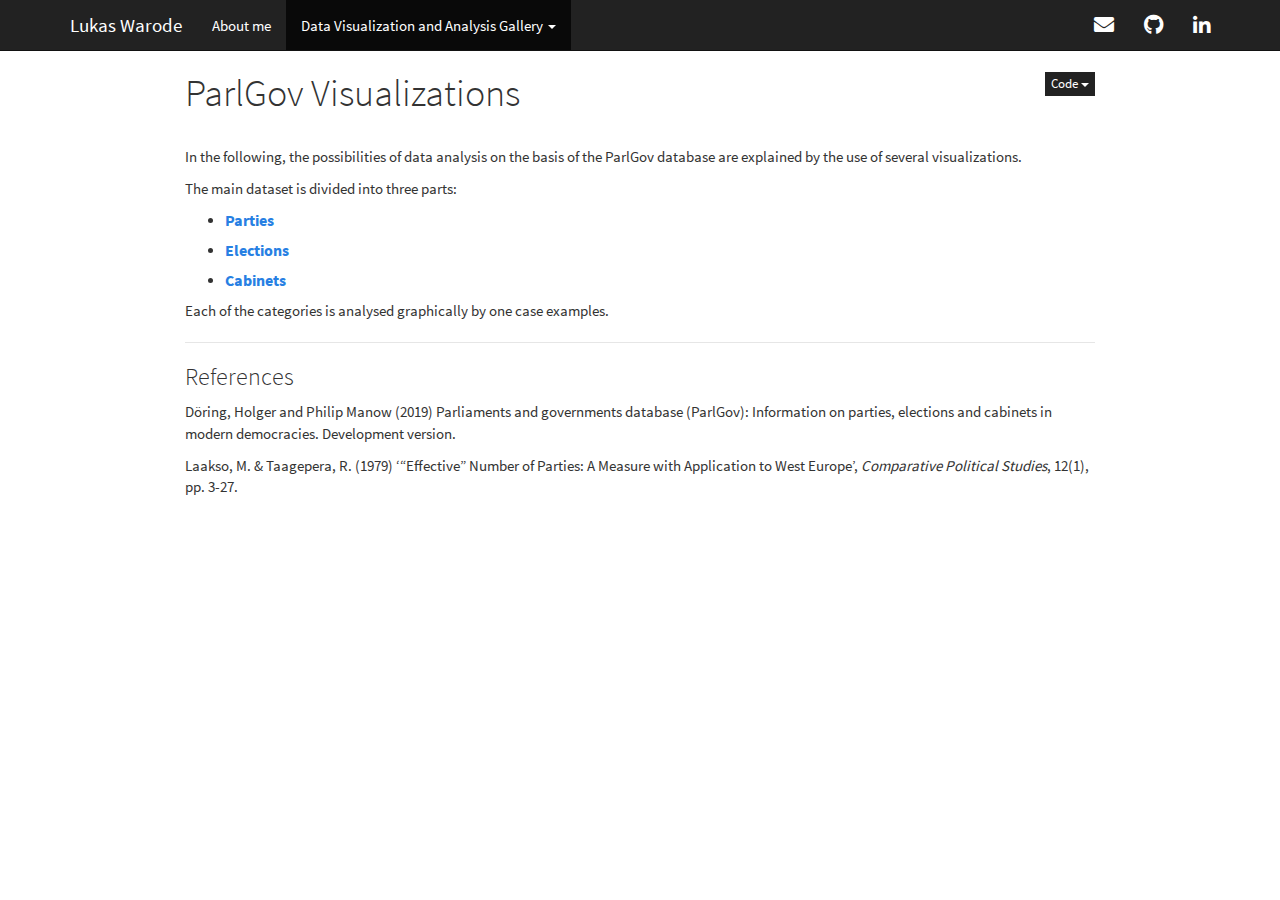
<file: pg_vis.html>
<!DOCTYPE html>

<html>

<head>

<meta charset="utf-8" />
<meta name="generator" content="pandoc" />
<meta http-equiv="X-UA-Compatible" content="IE=EDGE" />




<title>ParlGov Visualizations</title>

<script src="site_libs/header-attrs-2.1/header-attrs.js"></script>
<script src="site_libs/jquery-1.11.3/jquery.min.js"></script>
<meta name="viewport" content="width=device-width, initial-scale=1" />
<link href="site_libs/bootstrap-3.3.5/css/cosmo.min.css" rel="stylesheet" />
<script src="site_libs/bootstrap-3.3.5/js/bootstrap.min.js"></script>
<script src="site_libs/bootstrap-3.3.5/shim/html5shiv.min.js"></script>
<script src="site_libs/bootstrap-3.3.5/shim/respond.min.js"></script>
<script src="site_libs/navigation-1.1/tabsets.js"></script>
<script src="site_libs/navigation-1.1/codefolding.js"></script>
<link href="site_libs/font-awesome-5.1.0/css/all.css" rel="stylesheet" />
<link href="site_libs/font-awesome-5.1.0/css/v4-shims.css" rel="stylesheet" />




<style type="text/css">
h1 {
  font-size: 34px;
}
h1.title {
  font-size: 38px;
}
h2 {
  font-size: 30px;
}
h3 {
  font-size: 24px;
}
h4 {
  font-size: 18px;
}
h5 {
  font-size: 16px;
}
h6 {
  font-size: 12px;
}
.table th:not([align]) {
  text-align: left;
}
</style>




<style type = "text/css">
.main-container {
  max-width: 940px;
  margin-left: auto;
  margin-right: auto;
}
code {
  color: inherit;
  background-color: rgba(0, 0, 0, 0.04);
}
img {
  max-width:100%;
}
.tabbed-pane {
  padding-top: 12px;
}
.html-widget {
  margin-bottom: 20px;
}
button.code-folding-btn:focus {
  outline: none;
}
summary {
  display: list-item;
}
</style>


<style type="text/css">
/* padding for bootstrap navbar */
body {
  padding-top: 51px;
  padding-bottom: 40px;
}
/* offset scroll position for anchor links (for fixed navbar)  */
.section h1 {
  padding-top: 56px;
  margin-top: -56px;
}
.section h2 {
  padding-top: 56px;
  margin-top: -56px;
}
.section h3 {
  padding-top: 56px;
  margin-top: -56px;
}
.section h4 {
  padding-top: 56px;
  margin-top: -56px;
}
.section h5 {
  padding-top: 56px;
  margin-top: -56px;
}
.section h6 {
  padding-top: 56px;
  margin-top: -56px;
}
.dropdown-submenu {
  position: relative;
}
.dropdown-submenu>.dropdown-menu {
  top: 0;
  left: 100%;
  margin-top: -6px;
  margin-left: -1px;
  border-radius: 0 6px 6px 6px;
}
.dropdown-submenu:hover>.dropdown-menu {
  display: block;
}
.dropdown-submenu>a:after {
  display: block;
  content: " ";
  float: right;
  width: 0;
  height: 0;
  border-color: transparent;
  border-style: solid;
  border-width: 5px 0 5px 5px;
  border-left-color: #cccccc;
  margin-top: 5px;
  margin-right: -10px;
}
.dropdown-submenu:hover>a:after {
  border-left-color: #ffffff;
}
.dropdown-submenu.pull-left {
  float: none;
}
.dropdown-submenu.pull-left>.dropdown-menu {
  left: -100%;
  margin-left: 10px;
  border-radius: 6px 0 6px 6px;
}
</style>

<script>
// manage active state of menu based on current page
$(document).ready(function () {
  // active menu anchor
  href = window.location.pathname
  href = href.substr(href.lastIndexOf('/') + 1)
  if (href === "")
    href = "index.html";
  var menuAnchor = $('a[href="' + href + '"]');

  // mark it active
  menuAnchor.parent().addClass('active');

  // if it's got a parent navbar menu mark it active as well
  menuAnchor.closest('li.dropdown').addClass('active');
});
</script>

<!-- tabsets -->

<style type="text/css">
.tabset-dropdown > .nav-tabs {
  display: inline-table;
  max-height: 500px;
  min-height: 44px;
  overflow-y: auto;
  background: white;
  border: 1px solid #ddd;
  border-radius: 4px;
}

.tabset-dropdown > .nav-tabs > li.active:before {
  content: "";
  font-family: 'Glyphicons Halflings';
  display: inline-block;
  padding: 10px;
  border-right: 1px solid #ddd;
}

.tabset-dropdown > .nav-tabs.nav-tabs-open > li.active:before {
  content: "&#xe258;";
  border: none;
}

.tabset-dropdown > .nav-tabs.nav-tabs-open:before {
  content: "";
  font-family: 'Glyphicons Halflings';
  display: inline-block;
  padding: 10px;
  border-right: 1px solid #ddd;
}

.tabset-dropdown > .nav-tabs > li.active {
  display: block;
}

.tabset-dropdown > .nav-tabs > li > a,
.tabset-dropdown > .nav-tabs > li > a:focus,
.tabset-dropdown > .nav-tabs > li > a:hover {
  border: none;
  display: inline-block;
  border-radius: 4px;
  background-color: transparent;
}

.tabset-dropdown > .nav-tabs.nav-tabs-open > li {
  display: block;
  float: none;
}

.tabset-dropdown > .nav-tabs > li {
  display: none;
}
</style>

<!-- code folding -->
<style type="text/css">
.code-folding-btn { margin-bottom: 4px; }
</style>




</head>

<body>


<div class="container-fluid main-container">




<div class="navbar navbar-default  navbar-fixed-top" role="navigation">
  <div class="container">
    <div class="navbar-header">
      <button type="button" class="navbar-toggle collapsed" data-toggle="collapse" data-target="#navbar">
        <span class="icon-bar"></span>
        <span class="icon-bar"></span>
        <span class="icon-bar"></span>
      </button>
      <a class="navbar-brand" href="index.html">Lukas Warode</a>
    </div>
    <div id="navbar" class="navbar-collapse collapse">
      <ul class="nav navbar-nav">
        <li>
  <a href="index.html">About me</a>
</li>
<li class="dropdown">
  <a href="#" class="dropdown-toggle" data-toggle="dropdown" role="button" aria-expanded="false">
    Data Visualization and Analysis Gallery
     
    <span class="caret"></span>
  </a>
  <ul class="dropdown-menu" role="menu">
    <li>
      <a href="pg_vis.html">ParlGov Visualizations</a>
    </li>
  </ul>
</li>
      </ul>
      <ul class="nav navbar-nav navbar-right">
        <li>
  <a href="mailto:lukas.warode@gmx.de">
    <span class="fa fa-envelope fa-lg"></span>
     
  </a>
</li>
<li>
  <a href="http://github.com/lwarode">
    <span class="fa fa-github fa-lg"></span>
     
  </a>
</li>
<li>
  <a href="https://www.linkedin.com/in/lukas-warode-64a84a1a3/">
    <span class="fa fa-linkedin fa-lg"></span>
     
  </a>
</li>
      </ul>
    </div><!--/.nav-collapse -->
  </div><!--/.container -->
</div><!--/.navbar -->

<div class="fluid-row" id="header">

<div class="btn-group pull-right">
<button type="button" class="btn btn-default btn-xs dropdown-toggle" data-toggle="dropdown" aria-haspopup="true" aria-expanded="false"><span>Code</span> <span class="caret"></span></button>
<ul class="dropdown-menu" style="min-width: 50px;">
<li><a id="rmd-show-all-code" href="#">Show All Code</a></li>
<li><a id="rmd-hide-all-code" href="#">Hide All Code</a></li>
</ul>
</div>



<h1 class="title toc-ignore">ParlGov Visualizations</h1>

</div>


<p></br> In the following, the possibilities of data analysis on the basis of the ParlGov database are explained by the use of several visualizations.</p>
<p>The main dataset is divided into three parts:</p>
<ul>
<li><h5 id="parties"><a href="party_vis.html"><strong>Parties</strong></a></h5></li>
<li><h5 id="elections"><a href="election_vis.html"><strong>Elections</strong></a></h5></li>
<li><h5 id="cabinets"><a href="cabinet_vis.html"><strong>Cabinets</strong></a></h5></li>
</ul>
<p>Each of the categories is analysed graphically by one case examples. </br></p>
<hr />
<div id="references" class="section level3">
<h3>References</h3>
<p>Döring, Holger and Philip Manow (2019) Parliaments and governments database (ParlGov): Information on parties, elections and cabinets in modern democracies. Development version.</p>
<p>Laakso, M. &amp; Taagepera, R. (1979) ‘“Effective” Number of Parties: A Measure with Application to West Europe’, <em>Comparative Political Studies</em>, 12(1), pp. 3-27.</p>
</div>




</div>

<script>

// add bootstrap table styles to pandoc tables
function bootstrapStylePandocTables() {
  $('tr.header').parent('thead').parent('table').addClass('table table-condensed');
}
$(document).ready(function () {
  bootstrapStylePandocTables();
});


</script>

<!-- tabsets -->

<script>
$(document).ready(function () {
  window.buildTabsets("TOC");
});

$(document).ready(function () {
  $('.tabset-dropdown > .nav-tabs > li').click(function () {
    $(this).parent().toggleClass('nav-tabs-open')
  });
});
</script>

<!-- code folding -->
<script>
$(document).ready(function () {
  window.initializeCodeFolding("hide" === "show");
});
</script>


<!-- dynamically load mathjax for compatibility with self-contained -->
<script>
  (function () {
    var script = document.createElement("script");
    script.type = "text/javascript";
    script.src  = "https://mathjax.rstudio.com/latest/MathJax.js?config=TeX-AMS-MML_HTMLorMML";
    document.getElementsByTagName("head")[0].appendChild(script);
  })();
</script>

</body>
</html>
</file>
<file: site_libs/quarto-html/tippy.css>
.tippy-box[data-animation=fade][data-state=hidden]{opacity:0}[data-tippy-root]{max-width:calc(100vw - 10px)}.tippy-box{position:relative;background-color:#333;color:#fff;border-radius:4px;font-size:14px;line-height:1.4;white-space:normal;outline:0;transition-property:transform,visibility,opacity}.tippy-box[data-placement^=top]>.tippy-arrow{bottom:0}.tippy-box[data-placement^=top]>.tippy-arrow:before{bottom:-7px;left:0;border-width:8px 8px 0;border-top-color:initial;transform-origin:center top}.tippy-box[data-placement^=bottom]>.tippy-arrow{top:0}.tippy-box[data-placement^=bottom]>.tippy-arrow:before{top:-7px;left:0;border-width:0 8px 8px;border-bottom-color:initial;transform-origin:center bottom}.tippy-box[data-placement^=left]>.tippy-arrow{right:0}.tippy-box[data-placement^=left]>.tippy-arrow:before{border-width:8px 0 8px 8px;border-left-color:initial;right:-7px;transform-origin:center left}.tippy-box[data-placement^=right]>.tippy-arrow{left:0}.tippy-box[data-placement^=right]>.tippy-arrow:before{left:-7px;border-width:8px 8px 8px 0;border-right-color:initial;transform-origin:center right}.tippy-box[data-inertia][data-state=visible]{transition-timing-function:cubic-bezier(.54,1.5,.38,1.11)}.tippy-arrow{width:16px;height:16px;color:#333}.tippy-arrow:before{content:"";position:absolute;border-color:transparent;border-style:solid}.tippy-content{position:relative;padding:5px 9px;z-index:1}
</file>
<file: site_libs/quarto-html/quarto-syntax-highlighting.css>
/* quarto syntax highlight colors */
:root {
  --quarto-hl-ot-color: #003B4F;
  --quarto-hl-at-color: #657422;
  --quarto-hl-ss-color: #20794D;
  --quarto-hl-an-color: #5E5E5E;
  --quarto-hl-fu-color: #4758AB;
  --quarto-hl-st-color: #20794D;
  --quarto-hl-cf-color: #003B4F;
  --quarto-hl-op-color: #5E5E5E;
  --quarto-hl-er-color: #AD0000;
  --quarto-hl-bn-color: #AD0000;
  --quarto-hl-al-color: #AD0000;
  --quarto-hl-va-color: #111111;
  --quarto-hl-bu-color: inherit;
  --quarto-hl-ex-color: inherit;
  --quarto-hl-pp-color: #AD0000;
  --quarto-hl-in-color: #5E5E5E;
  --quarto-hl-vs-color: #20794D;
  --quarto-hl-wa-color: #5E5E5E;
  --quarto-hl-do-color: #5E5E5E;
  --quarto-hl-im-color: #00769E;
  --quarto-hl-ch-color: #20794D;
  --quarto-hl-dt-color: #AD0000;
  --quarto-hl-fl-color: #AD0000;
  --quarto-hl-co-color: #5E5E5E;
  --quarto-hl-cv-color: #5E5E5E;
  --quarto-hl-cn-color: #8f5902;
  --quarto-hl-sc-color: #5E5E5E;
  --quarto-hl-dv-color: #AD0000;
  --quarto-hl-kw-color: #003B4F;
}

/* other quarto variables */
:root {
  --quarto-font-monospace: SFMono-Regular, Menlo, Monaco, Consolas, "Liberation Mono", "Courier New", monospace;
}

pre > code.sourceCode > span {
  color: #003B4F;
}

code span {
  color: #003B4F;
}

code.sourceCode > span {
  color: #003B4F;
}

div.sourceCode,
div.sourceCode pre.sourceCode {
  color: #003B4F;
}

code span.ot {
  color: #003B4F;
  font-style: inherit;
}

code span.at {
  color: #657422;
  font-style: inherit;
}

code span.ss {
  color: #20794D;
  font-style: inherit;
}

code span.an {
  color: #5E5E5E;
  font-style: inherit;
}

code span.fu {
  color: #4758AB;
  font-style: inherit;
}

code span.st {
  color: #20794D;
  font-style: inherit;
}

code span.cf {
  color: #003B4F;
  font-style: inherit;
}

code span.op {
  color: #5E5E5E;
  font-style: inherit;
}

code span.er {
  color: #AD0000;
  font-style: inherit;
}

code span.bn {
  color: #AD0000;
  font-style: inherit;
}

code span.al {
  color: #AD0000;
  font-style: inherit;
}

code span.va {
  color: #111111;
  font-style: inherit;
}

code span.bu {
  font-style: inherit;
}

code span.ex {
  font-style: inherit;
}

code span.pp {
  color: #AD0000;
  font-style: inherit;
}

code span.in {
  color: #5E5E5E;
  font-style: inherit;
}

code span.vs {
  color: #20794D;
  font-style: inherit;
}

code span.wa {
  color: #5E5E5E;
  font-style: italic;
}

code span.do {
  color: #5E5E5E;
  font-style: italic;
}

code span.im {
  color: #00769E;
  font-style: inherit;
}

code span.ch {
  color: #20794D;
  font-style: inherit;
}

code span.dt {
  color: #AD0000;
  font-style: inherit;
}

code span.fl {
  color: #AD0000;
  font-style: inherit;
}

code span.co {
  color: #5E5E5E;
  font-style: inherit;
}

code span.cv {
  color: #5E5E5E;
  font-style: italic;
}

code span.cn {
  color: #8f5902;
  font-style: inherit;
}

code span.sc {
  color: #5E5E5E;
  font-style: inherit;
}

code span.dv {
  color: #AD0000;
  font-style: inherit;
}

code span.kw {
  color: #003B4F;
  font-style: inherit;
}

.prevent-inlining {
  content: "</";
}

/*# sourceMappingURL=debc5d5d77c3f9108843748ff7464032.css.map */
</file>
<file: styles.css>
/* css styles */
body {
  font-family: 'Lato', sans-serif;
}
</file>
<file: docs/site_libs/quarto-html/tippy.css>
.tippy-box[data-animation=fade][data-state=hidden]{opacity:0}[data-tippy-root]{max-width:calc(100vw - 10px)}.tippy-box{position:relative;background-color:#333;color:#fff;border-radius:4px;font-size:14px;line-height:1.4;white-space:normal;outline:0;transition-property:transform,visibility,opacity}.tippy-box[data-placement^=top]>.tippy-arrow{bottom:0}.tippy-box[data-placement^=top]>.tippy-arrow:before{bottom:-7px;left:0;border-width:8px 8px 0;border-top-color:initial;transform-origin:center top}.tippy-box[data-placement^=bottom]>.tippy-arrow{top:0}.tippy-box[data-placement^=bottom]>.tippy-arrow:before{top:-7px;left:0;border-width:0 8px 8px;border-bottom-color:initial;transform-origin:center bottom}.tippy-box[data-placement^=left]>.tippy-arrow{right:0}.tippy-box[data-placement^=left]>.tippy-arrow:before{border-width:8px 0 8px 8px;border-left-color:initial;right:-7px;transform-origin:center left}.tippy-box[data-placement^=right]>.tippy-arrow{left:0}.tippy-box[data-placement^=right]>.tippy-arrow:before{left:-7px;border-width:8px 8px 8px 0;border-right-color:initial;transform-origin:center right}.tippy-box[data-inertia][data-state=visible]{transition-timing-function:cubic-bezier(.54,1.5,.38,1.11)}.tippy-arrow{width:16px;height:16px;color:#333}.tippy-arrow:before{content:"";position:absolute;border-color:transparent;border-style:solid}.tippy-content{position:relative;padding:5px 9px;z-index:1}
</file>
<file: docs/site_libs/quarto-html/quarto-syntax-highlighting.css>
/* quarto syntax highlight colors */
:root {
  --quarto-hl-ot-color: #003B4F;
  --quarto-hl-at-color: #657422;
  --quarto-hl-ss-color: #20794D;
  --quarto-hl-an-color: #5E5E5E;
  --quarto-hl-fu-color: #4758AB;
  --quarto-hl-st-color: #20794D;
  --quarto-hl-cf-color: #003B4F;
  --quarto-hl-op-color: #5E5E5E;
  --quarto-hl-er-color: #AD0000;
  --quarto-hl-bn-color: #AD0000;
  --quarto-hl-al-color: #AD0000;
  --quarto-hl-va-color: #111111;
  --quarto-hl-bu-color: inherit;
  --quarto-hl-ex-color: inherit;
  --quarto-hl-pp-color: #AD0000;
  --quarto-hl-in-color: #5E5E5E;
  --quarto-hl-vs-color: #20794D;
  --quarto-hl-wa-color: #5E5E5E;
  --quarto-hl-do-color: #5E5E5E;
  --quarto-hl-im-color: #00769E;
  --quarto-hl-ch-color: #20794D;
  --quarto-hl-dt-color: #AD0000;
  --quarto-hl-fl-color: #AD0000;
  --quarto-hl-co-color: #5E5E5E;
  --quarto-hl-cv-color: #5E5E5E;
  --quarto-hl-cn-color: #8f5902;
  --quarto-hl-sc-color: #5E5E5E;
  --quarto-hl-dv-color: #AD0000;
  --quarto-hl-kw-color: #003B4F;
}

/* other quarto variables */
:root {
  --quarto-font-monospace: SFMono-Regular, Menlo, Monaco, Consolas, "Liberation Mono", "Courier New", monospace;
}

pre > code.sourceCode > span {
  color: #003B4F;
}

code span {
  color: #003B4F;
}

code.sourceCode > span {
  color: #003B4F;
}

div.sourceCode,
div.sourceCode pre.sourceCode {
  color: #003B4F;
}

code span.ot {
  color: #003B4F;
  font-style: inherit;
}

code span.at {
  color: #657422;
  font-style: inherit;
}

code span.ss {
  color: #20794D;
  font-style: inherit;
}

code span.an {
  color: #5E5E5E;
  font-style: inherit;
}

code span.fu {
  color: #4758AB;
  font-style: inherit;
}

code span.st {
  color: #20794D;
  font-style: inherit;
}

code span.cf {
  color: #003B4F;
  font-style: inherit;
}

code span.op {
  color: #5E5E5E;
  font-style: inherit;
}

code span.er {
  color: #AD0000;
  font-style: inherit;
}

code span.bn {
  color: #AD0000;
  font-style: inherit;
}

code span.al {
  color: #AD0000;
  font-style: inherit;
}

code span.va {
  color: #111111;
  font-style: inherit;
}

code span.bu {
  font-style: inherit;
}

code span.ex {
  font-style: inherit;
}

code span.pp {
  color: #AD0000;
  font-style: inherit;
}

code span.in {
  color: #5E5E5E;
  font-style: inherit;
}

code span.vs {
  color: #20794D;
  font-style: inherit;
}

code span.wa {
  color: #5E5E5E;
  font-style: italic;
}

code span.do {
  color: #5E5E5E;
  font-style: italic;
}

code span.im {
  color: #00769E;
  font-style: inherit;
}

code span.ch {
  color: #20794D;
  font-style: inherit;
}

code span.dt {
  color: #AD0000;
  font-style: inherit;
}

code span.fl {
  color: #AD0000;
  font-style: inherit;
}

code span.co {
  color: #5E5E5E;
  font-style: inherit;
}

code span.cv {
  color: #5E5E5E;
  font-style: italic;
}

code span.cn {
  color: #8f5902;
  font-style: inherit;
}

code span.sc {
  color: #5E5E5E;
  font-style: inherit;
}

code span.dv {
  color: #AD0000;
  font-style: inherit;
}

code span.kw {
  color: #003B4F;
  font-style: inherit;
}

.prevent-inlining {
  content: "</";
}

/*# sourceMappingURL=debc5d5d77c3f9108843748ff7464032.css.map */
</file>
<file: docs/styles.css>
/* css styles */
body {
  font-family: 'Lato', sans-serif;
}
</file>
<file: site_libs/bootstrap-3.3.5/css/cosmo.min.css>
@font-face {
  font-family: 'Source Sans Pro';
  font-style: normal;
  font-weight: 300;
  src: url(fonts/SourceSansProLight.ttf) format('truetype');
}
@font-face {
  font-family: 'Source Sans Pro';
  font-style: normal;
  font-weight: 400;
  src: url(fonts/SourceSansPro.ttf) format('truetype');
}
@font-face {
  font-family: 'Source Sans Pro';
  font-style: normal;
  font-weight: 700;
  src: url(fonts/SourceSansProBold.ttf) format('truetype');
}

/*!
 * bootswatch v3.3.6
 * Homepage: http://bootswatch.com
 * Copyright 2012-2015 Thomas Park
 * Licensed under MIT
 * Based on Bootstrap
*//*!
 * Bootstrap v3.3.6 (http://getbootstrap.com)
 * Copyright 2011-2015 Twitter, Inc.
 * Licensed under MIT (https://github.com/twbs/bootstrap/blob/master/LICENSE)
 *//*! normalize.css v3.0.3 | MIT License | github.com/necolas/normalize.css */html{font-family:sans-serif;-ms-text-size-adjust:100%;-webkit-text-size-adjust:100%}body{margin:0}article,aside,details,figcaption,figure,footer,header,hgroup,main,menu,nav,section,summary{display:block}audio,canvas,progress,video{display:inline-block;vertical-align:baseline}audio:not([controls]){display:none;height:0}[hidden],template{display:none}a{background-color:transparent}a:active,a:hover{outline:0}abbr[title]{border-bottom:1px dotted}b,strong{font-weight:bold}dfn{font-style:italic}h1{font-size:2em;margin:0.67em 0}mark{background:#ff0;color:#000}small{font-size:80%}sub,sup{font-size:75%;line-height:0;position:relative;vertical-align:baseline}sup{top:-0.5em}sub{bottom:-0.25em}img{border:0}svg:not(:root){overflow:hidden}figure{margin:1em 40px}hr{-webkit-box-sizing:content-box;-moz-box-sizing:content-box;box-sizing:content-box;height:0}pre{overflow:auto}code,kbd,pre,samp{font-family:monospace, monospace;font-size:1em}button,input,optgroup,select,textarea{color:inherit;font:inherit;margin:0}button{overflow:visible}button,select{text-transform:none}button,html input[type="button"],input[type="reset"],input[type="submit"]{-webkit-appearance:button;cursor:pointer}button[disabled],html input[disabled]{cursor:default}button::-moz-focus-inner,input::-moz-focus-inner{border:0;padding:0}input{line-height:normal}input[type="checkbox"],input[type="radio"]{-webkit-box-sizing:border-box;-moz-box-sizing:border-box;box-sizing:border-box;padding:0}input[type="number"]::-webkit-inner-spin-button,input[type="number"]::-webkit-outer-spin-button{height:auto}input[type="search"]{-webkit-appearance:textfield;-webkit-box-sizing:content-box;-moz-box-sizing:content-box;box-sizing:content-box}input[type="search"]::-webkit-search-cancel-button,input[type="search"]::-webkit-search-decoration{-webkit-appearance:none}fieldset{border:1px solid #c0c0c0;margin:0 2px;padding:0.35em 0.625em 0.75em}legend{border:0;padding:0}textarea{overflow:auto}optgroup{font-weight:bold}table{border-collapse:collapse;border-spacing:0}td,th{padding:0}/*! Source: https://github.com/h5bp/html5-boilerplate/blob/master/src/css/main.css */@media print{*,*:before,*:after{background:transparent !important;color:#000 !important;-webkit-box-shadow:none !important;box-shadow:none !important;text-shadow:none !important}a,a:visited{text-decoration:underline}a[href]:after{content:" (" attr(href) ")"}abbr[title]:after{content:" (" attr(title) ")"}a[href^="#"]:after,a[href^="javascript:"]:after{content:""}pre,blockquote{border:1px solid #999;page-break-inside:avoid}thead{display:table-header-group}tr,img{page-break-inside:avoid}img{max-width:100% !important}p,h2,h3{orphans:3;widows:3}h2,h3{page-break-after:avoid}.navbar{display:none}.btn>.caret,.dropup>.btn>.caret{border-top-color:#000 !important}.label{border:1px solid #000}.table{border-collapse:collapse !important}.table td,.table th{background-color:#fff !important}.table-bordered th,.table-bordered td{border:1px solid #ddd !important}}@font-face{font-family:'Glyphicons Halflings';src:url('../fonts/glyphicons-halflings-regular.eot');src:url('../fonts/glyphicons-halflings-regular.eot?#iefix') format('embedded-opentype'),url('../fonts/glyphicons-halflings-regular.woff') format('woff'),url('../fonts/glyphicons-halflings-regular.ttf') format('truetype'),url('../fonts/glyphicons-halflings-regular.svg#glyphicons_halflingsregular') format('svg')}.glyphicon{position:relative;top:1px;display:inline-block;font-family:'Glyphicons Halflings';font-style:normal;font-weight:normal;line-height:1;-webkit-font-smoothing:antialiased;-moz-osx-font-smoothing:grayscale}.glyphicon-asterisk:before{content:"\002a"}.glyphicon-plus:before{content:"\002b"}.glyphicon-euro:before,.glyphicon-eur:before{content:"\20ac"}.glyphicon-minus:before{content:"\2212"}.glyphicon-cloud:before{content:"\2601"}.glyphicon-envelope:before{content:"\2709"}.glyphicon-pencil:before{content:"\270f"}.glyphicon-glass:before{content:"\e001"}.glyphicon-music:before{content:"\e002"}.glyphicon-search:before{content:"\e003"}.glyphicon-heart:before{content:"\e005"}.glyphicon-star:before{content:"\e006"}.glyphicon-star-empty:before{content:"\e007"}.glyphicon-user:before{content:"\e008"}.glyphicon-film:before{content:"\e009"}.glyphicon-th-large:before{content:"\e010"}.glyphicon-th:before{content:"\e011"}.glyphicon-th-list:before{content:"\e012"}.glyphicon-ok:before{content:"\e013"}.glyphicon-remove:before{content:"\e014"}.glyphicon-zoom-in:before{content:"\e015"}.glyphicon-zoom-out:before{content:"\e016"}.glyphicon-off:before{content:"\e017"}.glyphicon-signal:before{content:"\e018"}.glyphicon-cog:before{content:"\e019"}.glyphicon-trash:before{content:"\e020"}.glyphicon-home:before{content:"\e021"}.glyphicon-file:before{content:"\e022"}.glyphicon-time:before{content:"\e023"}.glyphicon-road:before{content:"\e024"}.glyphicon-download-alt:before{content:"\e025"}.glyphicon-download:before{content:"\e026"}.glyphicon-upload:before{content:"\e027"}.glyphicon-inbox:before{content:"\e028"}.glyphicon-play-circle:before{content:"\e029"}.glyphicon-repeat:before{content:"\e030"}.glyphicon-refresh:before{content:"\e031"}.glyphicon-list-alt:before{content:"\e032"}.glyphicon-lock:before{content:"\e033"}.glyphicon-flag:before{content:"\e034"}.glyphicon-headphones:before{content:"\e035"}.glyphicon-volume-off:before{content:"\e036"}.glyphicon-volume-down:before{content:"\e037"}.glyphicon-volume-up:before{content:"\e038"}.glyphicon-qrcode:before{content:"\e039"}.glyphicon-barcode:before{content:"\e040"}.glyphicon-tag:before{content:"\e041"}.glyphicon-tags:before{content:"\e042"}.glyphicon-book:before{content:"\e043"}.glyphicon-bookmark:before{content:"\e044"}.glyphicon-print:before{content:"\e045"}.glyphicon-camera:before{content:"\e046"}.glyphicon-font:before{content:"\e047"}.glyphicon-bold:before{content:"\e048"}.glyphicon-italic:before{content:"\e049"}.glyphicon-text-height:before{content:"\e050"}.glyphicon-text-width:before{content:"\e051"}.glyphicon-align-left:before{content:"\e052"}.glyphicon-align-center:before{content:"\e053"}.glyphicon-align-right:before{content:"\e054"}.glyphicon-align-justify:before{content:"\e055"}.glyphicon-list:before{content:"\e056"}.glyphicon-indent-left:before{content:"\e057"}.glyphicon-indent-right:before{content:"\e058"}.glyphicon-facetime-video:before{content:"\e059"}.glyphicon-picture:before{content:"\e060"}.glyphicon-map-marker:before{content:"\e062"}.glyphicon-adjust:before{content:"\e063"}.glyphicon-tint:before{content:"\e064"}.glyphicon-edit:before{content:"\e065"}.glyphicon-share:before{content:"\e066"}.glyphicon-check:before{content:"\e067"}.glyphicon-move:before{content:"\e068"}.glyphicon-step-backward:before{content:"\e069"}.glyphicon-fast-backward:before{content:"\e070"}.glyphicon-backward:before{content:"\e071"}.glyphicon-play:before{content:"\e072"}.glyphicon-pause:before{content:"\e073"}.glyphicon-stop:before{content:"\e074"}.glyphicon-forward:before{content:"\e075"}.glyphicon-fast-forward:before{content:"\e076"}.glyphicon-step-forward:before{content:"\e077"}.glyphicon-eject:before{content:"\e078"}.glyphicon-chevron-left:before{content:"\e079"}.glyphicon-chevron-right:before{content:"\e080"}.glyphicon-plus-sign:before{content:"\e081"}.glyphicon-minus-sign:before{content:"\e082"}.glyphicon-remove-sign:before{content:"\e083"}.glyphicon-ok-sign:before{content:"\e084"}.glyphicon-question-sign:before{content:"\e085"}.glyphicon-info-sign:before{content:"\e086"}.glyphicon-screenshot:before{content:"\e087"}.glyphicon-remove-circle:before{content:"\e088"}.glyphicon-ok-circle:before{content:"\e089"}.glyphicon-ban-circle:before{content:"\e090"}.glyphicon-arrow-left:before{content:"\e091"}.glyphicon-arrow-right:before{content:"\e092"}.glyphicon-arrow-up:before{content:"\e093"}.glyphicon-arrow-down:before{content:"\e094"}.glyphicon-share-alt:before{content:"\e095"}.glyphicon-resize-full:before{content:"\e096"}.glyphicon-resize-small:before{content:"\e097"}.glyphicon-exclamation-sign:before{content:"\e101"}.glyphicon-gift:before{content:"\e102"}.glyphicon-leaf:before{content:"\e103"}.glyphicon-fire:before{content:"\e104"}.glyphicon-eye-open:before{content:"\e105"}.glyphicon-eye-close:before{content:"\e106"}.glyphicon-warning-sign:before{content:"\e107"}.glyphicon-plane:before{content:"\e108"}.glyphicon-calendar:before{content:"\e109"}.glyphicon-random:before{content:"\e110"}.glyphicon-comment:before{content:"\e111"}.glyphicon-magnet:before{content:"\e112"}.glyphicon-chevron-up:before{content:"\e113"}.glyphicon-chevron-down:before{content:"\e114"}.glyphicon-retweet:before{content:"\e115"}.glyphicon-shopping-cart:before{content:"\e116"}.glyphicon-folder-close:before{content:"\e117"}.glyphicon-folder-open:before{content:"\e118"}.glyphicon-resize-vertical:before{content:"\e119"}.glyphicon-resize-horizontal:before{content:"\e120"}.glyphicon-hdd:before{content:"\e121"}.glyphicon-bullhorn:before{content:"\e122"}.glyphicon-bell:before{content:"\e123"}.glyphicon-certificate:before{content:"\e124"}.glyphicon-thumbs-up:before{content:"\e125"}.glyphicon-thumbs-down:before{content:"\e126"}.glyphicon-hand-right:before{content:"\e127"}.glyphicon-hand-left:before{content:"\e128"}.glyphicon-hand-up:before{content:"\e129"}.glyphicon-hand-down:before{content:"\e130"}.glyphicon-circle-arrow-right:before{content:"\e131"}.glyphicon-circle-arrow-left:before{content:"\e132"}.glyphicon-circle-arrow-up:before{content:"\e133"}.glyphicon-circle-arrow-down:before{content:"\e134"}.glyphicon-globe:before{content:"\e135"}.glyphicon-wrench:before{content:"\e136"}.glyphicon-tasks:before{content:"\e137"}.glyphicon-filter:before{content:"\e138"}.glyphicon-briefcase:before{content:"\e139"}.glyphicon-fullscreen:before{content:"\e140"}.glyphicon-dashboard:before{content:"\e141"}.glyphicon-paperclip:before{content:"\e142"}.glyphicon-heart-empty:before{content:"\e143"}.glyphicon-link:before{content:"\e144"}.glyphicon-phone:before{content:"\e145"}.glyphicon-pushpin:before{content:"\e146"}.glyphicon-usd:before{content:"\e148"}.glyphicon-gbp:before{content:"\e149"}.glyphicon-sort:before{content:"\e150"}.glyphicon-sort-by-alphabet:before{content:"\e151"}.glyphicon-sort-by-alphabet-alt:before{content:"\e152"}.glyphicon-sort-by-order:before{content:"\e153"}.glyphicon-sort-by-order-alt:before{content:"\e154"}.glyphicon-sort-by-attributes:before{content:"\e155"}.glyphicon-sort-by-attributes-alt:before{content:"\e156"}.glyphicon-unchecked:before{content:"\e157"}.glyphicon-expand:before{content:"\e158"}.glyphicon-collapse-down:before{content:"\e159"}.glyphicon-collapse-up:before{content:"\e160"}.glyphicon-log-in:before{content:"\e161"}.glyphicon-flash:before{content:"\e162"}.glyphicon-log-out:before{content:"\e163"}.glyphicon-new-window:before{content:"\e164"}.glyphicon-record:before{content:"\e165"}.glyphicon-save:before{content:"\e166"}.glyphicon-open:before{content:"\e167"}.glyphicon-saved:before{content:"\e168"}.glyphicon-import:before{content:"\e169"}.glyphicon-export:before{content:"\e170"}.glyphicon-send:before{content:"\e171"}.glyphicon-floppy-disk:before{content:"\e172"}.glyphicon-floppy-saved:before{content:"\e173"}.glyphicon-floppy-remove:before{content:"\e174"}.glyphicon-floppy-save:before{content:"\e175"}.glyphicon-floppy-open:before{content:"\e176"}.glyphicon-credit-card:before{content:"\e177"}.glyphicon-transfer:before{content:"\e178"}.glyphicon-cutlery:before{content:"\e179"}.glyphicon-header:before{content:"\e180"}.glyphicon-compressed:before{content:"\e181"}.glyphicon-earphone:before{content:"\e182"}.glyphicon-phone-alt:before{content:"\e183"}.glyphicon-tower:before{content:"\e184"}.glyphicon-stats:before{content:"\e185"}.glyphicon-sd-video:before{content:"\e186"}.glyphicon-hd-video:before{content:"\e187"}.glyphicon-subtitles:before{content:"\e188"}.glyphicon-sound-stereo:before{content:"\e189"}.glyphicon-sound-dolby:before{content:"\e190"}.glyphicon-sound-5-1:before{content:"\e191"}.glyphicon-sound-6-1:before{content:"\e192"}.glyphicon-sound-7-1:before{content:"\e193"}.glyphicon-copyright-mark:before{content:"\e194"}.glyphicon-registration-mark:before{content:"\e195"}.glyphicon-cloud-download:before{content:"\e197"}.glyphicon-cloud-upload:before{content:"\e198"}.glyphicon-tree-conifer:before{content:"\e199"}.glyphicon-tree-deciduous:before{content:"\e200"}.glyphicon-cd:before{content:"\e201"}.glyphicon-save-file:before{content:"\e202"}.glyphicon-open-file:before{content:"\e203"}.glyphicon-level-up:before{content:"\e204"}.glyphicon-copy:before{content:"\e205"}.glyphicon-paste:before{content:"\e206"}.glyphicon-alert:before{content:"\e209"}.glyphicon-equalizer:before{content:"\e210"}.glyphicon-king:before{content:"\e211"}.glyphicon-queen:before{content:"\e212"}.glyphicon-pawn:before{content:"\e213"}.glyphicon-bishop:before{content:"\e214"}.glyphicon-knight:before{content:"\e215"}.glyphicon-baby-formula:before{content:"\e216"}.glyphicon-tent:before{content:"\26fa"}.glyphicon-blackboard:before{content:"\e218"}.glyphicon-bed:before{content:"\e219"}.glyphicon-apple:before{content:"\f8ff"}.glyphicon-erase:before{content:"\e221"}.glyphicon-hourglass:before{content:"\231b"}.glyphicon-lamp:before{content:"\e223"}.glyphicon-duplicate:before{content:"\e224"}.glyphicon-piggy-bank:before{content:"\e225"}.glyphicon-scissors:before{content:"\e226"}.glyphicon-bitcoin:before{content:"\e227"}.glyphicon-btc:before{content:"\e227"}.glyphicon-xbt:before{content:"\e227"}.glyphicon-yen:before{content:"\00a5"}.glyphicon-jpy:before{content:"\00a5"}.glyphicon-ruble:before{content:"\20bd"}.glyphicon-rub:before{content:"\20bd"}.glyphicon-scale:before{content:"\e230"}.glyphicon-ice-lolly:before{content:"\e231"}.glyphicon-ice-lolly-tasted:before{content:"\e232"}.glyphicon-education:before{content:"\e233"}.glyphicon-option-horizontal:before{content:"\e234"}.glyphicon-option-vertical:before{content:"\e235"}.glyphicon-menu-hamburger:before{content:"\e236"}.glyphicon-modal-window:before{content:"\e237"}.glyphicon-oil:before{content:"\e238"}.glyphicon-grain:before{content:"\e239"}.glyphicon-sunglasses:before{content:"\e240"}.glyphicon-text-size:before{content:"\e241"}.glyphicon-text-color:before{content:"\e242"}.glyphicon-text-background:before{content:"\e243"}.glyphicon-object-align-top:before{content:"\e244"}.glyphicon-object-align-bottom:before{content:"\e245"}.glyphicon-object-align-horizontal:before{content:"\e246"}.glyphicon-object-align-left:before{content:"\e247"}.glyphicon-object-align-vertical:before{content:"\e248"}.glyphicon-object-align-right:before{content:"\e249"}.glyphicon-triangle-right:before{content:"\e250"}.glyphicon-triangle-left:before{content:"\e251"}.glyphicon-triangle-bottom:before{content:"\e252"}.glyphicon-triangle-top:before{content:"\e253"}.glyphicon-console:before{content:"\e254"}.glyphicon-superscript:before{content:"\e255"}.glyphicon-subscript:before{content:"\e256"}.glyphicon-menu-left:before{content:"\e257"}.glyphicon-menu-right:before{content:"\e258"}.glyphicon-menu-down:before{content:"\e259"}.glyphicon-menu-up:before{content:"\e260"}*{-webkit-box-sizing:border-box;-moz-box-sizing:border-box;box-sizing:border-box}*:before,*:after{-webkit-box-sizing:border-box;-moz-box-sizing:border-box;box-sizing:border-box}html{font-size:10px;-webkit-tap-highlight-color:rgba(0,0,0,0)}body{font-family:"Source Sans Pro",Calibri,Candara,Arial,sans-serif;font-size:15px;line-height:1.42857143;color:#333333;background-color:#ffffff}input,button,select,textarea{font-family:inherit;font-size:inherit;line-height:inherit}a{color:#2780e3;text-decoration:none}a:hover,a:focus{color:#165ba8;text-decoration:underline}a:focus{outline:thin dotted;outline:5px auto -webkit-focus-ring-color;outline-offset:-2px}figure{margin:0}img{vertical-align:middle}.img-responsive,.thumbnail>img,.thumbnail a>img,.carousel-inner>.item>img,.carousel-inner>.item>a>img{display:block;max-width:100%;height:auto}.img-rounded{border-radius:0}.img-thumbnail{padding:4px;line-height:1.42857143;background-color:#ffffff;border:1px solid #dddddd;border-radius:0;-webkit-transition:all .2s ease-in-out;-o-transition:all .2s ease-in-out;transition:all .2s ease-in-out;display:inline-block;max-width:100%;height:auto}.img-circle{border-radius:50%}hr{margin-top:21px;margin-bottom:21px;border:0;border-top:1px solid #e6e6e6}.sr-only{position:absolute;width:1px;height:1px;margin:-1px;padding:0;overflow:hidden;clip:rect(0, 0, 0, 0);border:0}.sr-only-focusable:active,.sr-only-focusable:focus{position:static;width:auto;height:auto;margin:0;overflow:visible;clip:auto}[role="button"]{cursor:pointer}h1,h2,h3,h4,h5,h6,.h1,.h2,.h3,.h4,.h5,.h6{font-family:"Source Sans Pro",Calibri,Candara,Arial,sans-serif;font-weight:300;line-height:1.1;color:inherit}h1 small,h2 small,h3 small,h4 small,h5 small,h6 small,.h1 small,.h2 small,.h3 small,.h4 small,.h5 small,.h6 small,h1 .small,h2 .small,h3 .small,h4 .small,h5 .small,h6 .small,.h1 .small,.h2 .small,.h3 .small,.h4 .small,.h5 .small,.h6 .small{font-weight:normal;line-height:1;color:#999999}h1,.h1,h2,.h2,h3,.h3{margin-top:21px;margin-bottom:10.5px}h1 small,.h1 small,h2 small,.h2 small,h3 small,.h3 small,h1 .small,.h1 .small,h2 .small,.h2 .small,h3 .small,.h3 .small{font-size:65%}h4,.h4,h5,.h5,h6,.h6{margin-top:10.5px;margin-bottom:10.5px}h4 small,.h4 small,h5 small,.h5 small,h6 small,.h6 small,h4 .small,.h4 .small,h5 .small,.h5 .small,h6 .small,.h6 .small{font-size:75%}h1,.h1{font-size:39px}h2,.h2{font-size:32px}h3,.h3{font-size:26px}h4,.h4{font-size:19px}h5,.h5{font-size:15px}h6,.h6{font-size:13px}p{margin:0 0 10.5px}.lead{margin-bottom:21px;font-size:17px;font-weight:300;line-height:1.4}@media (min-width:768px){.lead{font-size:22.5px}}small,.small{font-size:86%}mark,.mark{background-color:#ff7518;padding:.2em}.text-left{text-align:left}.text-right{text-align:right}.text-center{text-align:center}.text-justify{text-align:justify}.text-nowrap{white-space:nowrap}.text-lowercase{text-transform:lowercase}.text-uppercase{text-transform:uppercase}.text-capitalize{text-transform:capitalize}.text-muted{color:#999999}.text-primary{color:#2780e3}a.text-primary:hover,a.text-primary:focus{color:#1967be}.text-success{color:#ffffff}a.text-success:hover,a.text-success:focus{color:#e6e6e6}.text-info{color:#ffffff}a.text-info:hover,a.text-info:focus{color:#e6e6e6}.text-warning{color:#ffffff}a.text-warning:hover,a.text-warning:focus{color:#e6e6e6}.text-danger{color:#ffffff}a.text-danger:hover,a.text-danger:focus{color:#e6e6e6}.bg-primary{color:#fff;background-color:#2780e3}a.bg-primary:hover,a.bg-primary:focus{background-color:#1967be}.bg-success{background-color:#3fb618}a.bg-success:hover,a.bg-success:focus{background-color:#2f8912}.bg-info{background-color:#9954bb}a.bg-info:hover,a.bg-info:focus{background-color:#7e3f9d}.bg-warning{background-color:#ff7518}a.bg-warning:hover,a.bg-warning:focus{background-color:#e45c00}.bg-danger{background-color:#ff0039}a.bg-danger:hover,a.bg-danger:focus{background-color:#cc002e}.page-header{padding-bottom:9.5px;margin:42px 0 21px;border-bottom:1px solid #e6e6e6}ul,ol{margin-top:0;margin-bottom:10.5px}ul ul,ol ul,ul ol,ol ol{margin-bottom:0}.list-unstyled{padding-left:0;list-style:none}.list-inline{padding-left:0;list-style:none;margin-left:-5px}.list-inline>li{display:inline-block;padding-left:5px;padding-right:5px}dl{margin-top:0;margin-bottom:21px}dt,dd{line-height:1.42857143}dt{font-weight:bold}dd{margin-left:0}@media (min-width:768px){.dl-horizontal dt{float:left;width:160px;clear:left;text-align:right;overflow:hidden;text-overflow:ellipsis;white-space:nowrap}.dl-horizontal dd{margin-left:180px}}abbr[title],abbr[data-original-title]{cursor:help;border-bottom:1px dotted #999999}.initialism{font-size:90%;text-transform:uppercase}blockquote{padding:10.5px 21px;margin:0 0 21px;font-size:18.75px;border-left:5px solid #e6e6e6}blockquote p:last-child,blockquote ul:last-child,blockquote ol:last-child{margin-bottom:0}blockquote footer,blockquote small,blockquote .small{display:block;font-size:80%;line-height:1.42857143;color:#999999}blockquote footer:before,blockquote small:before,blockquote .small:before{content:'\2014 \00A0'}.blockquote-reverse,blockquote.pull-right{padding-right:15px;padding-left:0;border-right:5px solid #e6e6e6;border-left:0;text-align:right}.blockquote-reverse footer:before,blockquote.pull-right footer:before,.blockquote-reverse small:before,blockquote.pull-right small:before,.blockquote-reverse .small:before,blockquote.pull-right .small:before{content:''}.blockquote-reverse footer:after,blockquote.pull-right footer:after,.blockquote-reverse small:after,blockquote.pull-right small:after,.blockquote-reverse .small:after,blockquote.pull-right .small:after{content:'\00A0 \2014'}address{margin-bottom:21px;font-style:normal;line-height:1.42857143}code,kbd,pre,samp{font-family:monospace}code{padding:2px 4px;font-size:90%;color:#c7254e;background-color:#f9f2f4;border-radius:0}kbd{padding:2px 4px;font-size:90%;color:#ffffff;background-color:#333333;border-radius:0;-webkit-box-shadow:inset 0 -1px 0 rgba(0,0,0,0.25);box-shadow:inset 0 -1px 0 rgba(0,0,0,0.25)}kbd kbd{padding:0;font-size:100%;font-weight:bold;-webkit-box-shadow:none;box-shadow:none}pre{display:block;padding:10px;margin:0 0 10.5px;font-size:14px;line-height:1.42857143;word-break:break-all;word-wrap:break-word;color:#333333;background-color:#f5f5f5;border:1px solid #cccccc;border-radius:0}pre code{padding:0;font-size:inherit;color:inherit;white-space:pre-wrap;background-color:transparent;border-radius:0}.pre-scrollable{max-height:340px;overflow-y:scroll}.container{margin-right:auto;margin-left:auto;padding-left:15px;padding-right:15px}@media (min-width:768px){.container{width:750px}}@media (min-width:992px){.container{width:970px}}@media (min-width:1200px){.container{width:1170px}}.container-fluid{margin-right:auto;margin-left:auto;padding-left:15px;padding-right:15px}.row{margin-left:-15px;margin-right:-15px}.col-xs-1,.col-sm-1,.col-md-1,.col-lg-1,.col-xs-2,.col-sm-2,.col-md-2,.col-lg-2,.col-xs-3,.col-sm-3,.col-md-3,.col-lg-3,.col-xs-4,.col-sm-4,.col-md-4,.col-lg-4,.col-xs-5,.col-sm-5,.col-md-5,.col-lg-5,.col-xs-6,.col-sm-6,.col-md-6,.col-lg-6,.col-xs-7,.col-sm-7,.col-md-7,.col-lg-7,.col-xs-8,.col-sm-8,.col-md-8,.col-lg-8,.col-xs-9,.col-sm-9,.col-md-9,.col-lg-9,.col-xs-10,.col-sm-10,.col-md-10,.col-lg-10,.col-xs-11,.col-sm-11,.col-md-11,.col-lg-11,.col-xs-12,.col-sm-12,.col-md-12,.col-lg-12{position:relative;min-height:1px;padding-left:15px;padding-right:15px}.col-xs-1,.col-xs-2,.col-xs-3,.col-xs-4,.col-xs-5,.col-xs-6,.col-xs-7,.col-xs-8,.col-xs-9,.col-xs-10,.col-xs-11,.col-xs-12{float:left}.col-xs-12{width:100%}.col-xs-11{width:91.66666667%}.col-xs-10{width:83.33333333%}.col-xs-9{width:75%}.col-xs-8{width:66.66666667%}.col-xs-7{width:58.33333333%}.col-xs-6{width:50%}.col-xs-5{width:41.66666667%}.col-xs-4{width:33.33333333%}.col-xs-3{width:25%}.col-xs-2{width:16.66666667%}.col-xs-1{width:8.33333333%}.col-xs-pull-12{right:100%}.col-xs-pull-11{right:91.66666667%}.col-xs-pull-10{right:83.33333333%}.col-xs-pull-9{right:75%}.col-xs-pull-8{right:66.66666667%}.col-xs-pull-7{right:58.33333333%}.col-xs-pull-6{right:50%}.col-xs-pull-5{right:41.66666667%}.col-xs-pull-4{right:33.33333333%}.col-xs-pull-3{right:25%}.col-xs-pull-2{right:16.66666667%}.col-xs-pull-1{right:8.33333333%}.col-xs-pull-0{right:auto}.col-xs-push-12{left:100%}.col-xs-push-11{left:91.66666667%}.col-xs-push-10{left:83.33333333%}.col-xs-push-9{left:75%}.col-xs-push-8{left:66.66666667%}.col-xs-push-7{left:58.33333333%}.col-xs-push-6{left:50%}.col-xs-push-5{left:41.66666667%}.col-xs-push-4{left:33.33333333%}.col-xs-push-3{left:25%}.col-xs-push-2{left:16.66666667%}.col-xs-push-1{left:8.33333333%}.col-xs-push-0{left:auto}.col-xs-offset-12{margin-left:100%}.col-xs-offset-11{margin-left:91.66666667%}.col-xs-offset-10{margin-left:83.33333333%}.col-xs-offset-9{margin-left:75%}.col-xs-offset-8{margin-left:66.66666667%}.col-xs-offset-7{margin-left:58.33333333%}.col-xs-offset-6{margin-left:50%}.col-xs-offset-5{margin-left:41.66666667%}.col-xs-offset-4{margin-left:33.33333333%}.col-xs-offset-3{margin-left:25%}.col-xs-offset-2{margin-left:16.66666667%}.col-xs-offset-1{margin-left:8.33333333%}.col-xs-offset-0{margin-left:0%}@media (min-width:768px){.col-sm-1,.col-sm-2,.col-sm-3,.col-sm-4,.col-sm-5,.col-sm-6,.col-sm-7,.col-sm-8,.col-sm-9,.col-sm-10,.col-sm-11,.col-sm-12{float:left}.col-sm-12{width:100%}.col-sm-11{width:91.66666667%}.col-sm-10{width:83.33333333%}.col-sm-9{width:75%}.col-sm-8{width:66.66666667%}.col-sm-7{width:58.33333333%}.col-sm-6{width:50%}.col-sm-5{width:41.66666667%}.col-sm-4{width:33.33333333%}.col-sm-3{width:25%}.col-sm-2{width:16.66666667%}.col-sm-1{width:8.33333333%}.col-sm-pull-12{right:100%}.col-sm-pull-11{right:91.66666667%}.col-sm-pull-10{right:83.33333333%}.col-sm-pull-9{right:75%}.col-sm-pull-8{right:66.66666667%}.col-sm-pull-7{right:58.33333333%}.col-sm-pull-6{right:50%}.col-sm-pull-5{right:41.66666667%}.col-sm-pull-4{right:33.33333333%}.col-sm-pull-3{right:25%}.col-sm-pull-2{right:16.66666667%}.col-sm-pull-1{right:8.33333333%}.col-sm-pull-0{right:auto}.col-sm-push-12{left:100%}.col-sm-push-11{left:91.66666667%}.col-sm-push-10{left:83.33333333%}.col-sm-push-9{left:75%}.col-sm-push-8{left:66.66666667%}.col-sm-push-7{left:58.33333333%}.col-sm-push-6{left:50%}.col-sm-push-5{left:41.66666667%}.col-sm-push-4{left:33.33333333%}.col-sm-push-3{left:25%}.col-sm-push-2{left:16.66666667%}.col-sm-push-1{left:8.33333333%}.col-sm-push-0{left:auto}.col-sm-offset-12{margin-left:100%}.col-sm-offset-11{margin-left:91.66666667%}.col-sm-offset-10{margin-left:83.33333333%}.col-sm-offset-9{margin-left:75%}.col-sm-offset-8{margin-left:66.66666667%}.col-sm-offset-7{margin-left:58.33333333%}.col-sm-offset-6{margin-left:50%}.col-sm-offset-5{margin-left:41.66666667%}.col-sm-offset-4{margin-left:33.33333333%}.col-sm-offset-3{margin-left:25%}.col-sm-offset-2{margin-left:16.66666667%}.col-sm-offset-1{margin-left:8.33333333%}.col-sm-offset-0{margin-left:0%}}@media (min-width:992px){.col-md-1,.col-md-2,.col-md-3,.col-md-4,.col-md-5,.col-md-6,.col-md-7,.col-md-8,.col-md-9,.col-md-10,.col-md-11,.col-md-12{float:left}.col-md-12{width:100%}.col-md-11{width:91.66666667%}.col-md-10{width:83.33333333%}.col-md-9{width:75%}.col-md-8{width:66.66666667%}.col-md-7{width:58.33333333%}.col-md-6{width:50%}.col-md-5{width:41.66666667%}.col-md-4{width:33.33333333%}.col-md-3{width:25%}.col-md-2{width:16.66666667%}.col-md-1{width:8.33333333%}.col-md-pull-12{right:100%}.col-md-pull-11{right:91.66666667%}.col-md-pull-10{right:83.33333333%}.col-md-pull-9{right:75%}.col-md-pull-8{right:66.66666667%}.col-md-pull-7{right:58.33333333%}.col-md-pull-6{right:50%}.col-md-pull-5{right:41.66666667%}.col-md-pull-4{right:33.33333333%}.col-md-pull-3{right:25%}.col-md-pull-2{right:16.66666667%}.col-md-pull-1{right:8.33333333%}.col-md-pull-0{right:auto}.col-md-push-12{left:100%}.col-md-push-11{left:91.66666667%}.col-md-push-10{left:83.33333333%}.col-md-push-9{left:75%}.col-md-push-8{left:66.66666667%}.col-md-push-7{left:58.33333333%}.col-md-push-6{left:50%}.col-md-push-5{left:41.66666667%}.col-md-push-4{left:33.33333333%}.col-md-push-3{left:25%}.col-md-push-2{left:16.66666667%}.col-md-push-1{left:8.33333333%}.col-md-push-0{left:auto}.col-md-offset-12{margin-left:100%}.col-md-offset-11{margin-left:91.66666667%}.col-md-offset-10{margin-left:83.33333333%}.col-md-offset-9{margin-left:75%}.col-md-offset-8{margin-left:66.66666667%}.col-md-offset-7{margin-left:58.33333333%}.col-md-offset-6{margin-left:50%}.col-md-offset-5{margin-left:41.66666667%}.col-md-offset-4{margin-left:33.33333333%}.col-md-offset-3{margin-left:25%}.col-md-offset-2{margin-left:16.66666667%}.col-md-offset-1{margin-left:8.33333333%}.col-md-offset-0{margin-left:0%}}@media (min-width:1200px){.col-lg-1,.col-lg-2,.col-lg-3,.col-lg-4,.col-lg-5,.col-lg-6,.col-lg-7,.col-lg-8,.col-lg-9,.col-lg-10,.col-lg-11,.col-lg-12{float:left}.col-lg-12{width:100%}.col-lg-11{width:91.66666667%}.col-lg-10{width:83.33333333%}.col-lg-9{width:75%}.col-lg-8{width:66.66666667%}.col-lg-7{width:58.33333333%}.col-lg-6{width:50%}.col-lg-5{width:41.66666667%}.col-lg-4{width:33.33333333%}.col-lg-3{width:25%}.col-lg-2{width:16.66666667%}.col-lg-1{width:8.33333333%}.col-lg-pull-12{right:100%}.col-lg-pull-11{right:91.66666667%}.col-lg-pull-10{right:83.33333333%}.col-lg-pull-9{right:75%}.col-lg-pull-8{right:66.66666667%}.col-lg-pull-7{right:58.33333333%}.col-lg-pull-6{right:50%}.col-lg-pull-5{right:41.66666667%}.col-lg-pull-4{right:33.33333333%}.col-lg-pull-3{right:25%}.col-lg-pull-2{right:16.66666667%}.col-lg-pull-1{right:8.33333333%}.col-lg-pull-0{right:auto}.col-lg-push-12{left:100%}.col-lg-push-11{left:91.66666667%}.col-lg-push-10{left:83.33333333%}.col-lg-push-9{left:75%}.col-lg-push-8{left:66.66666667%}.col-lg-push-7{left:58.33333333%}.col-lg-push-6{left:50%}.col-lg-push-5{left:41.66666667%}.col-lg-push-4{left:33.33333333%}.col-lg-push-3{left:25%}.col-lg-push-2{left:16.66666667%}.col-lg-push-1{left:8.33333333%}.col-lg-push-0{left:auto}.col-lg-offset-12{margin-left:100%}.col-lg-offset-11{margin-left:91.66666667%}.col-lg-offset-10{margin-left:83.33333333%}.col-lg-offset-9{margin-left:75%}.col-lg-offset-8{margin-left:66.66666667%}.col-lg-offset-7{margin-left:58.33333333%}.col-lg-offset-6{margin-left:50%}.col-lg-offset-5{margin-left:41.66666667%}.col-lg-offset-4{margin-left:33.33333333%}.col-lg-offset-3{margin-left:25%}.col-lg-offset-2{margin-left:16.66666667%}.col-lg-offset-1{margin-left:8.33333333%}.col-lg-offset-0{margin-left:0%}}table{background-color:transparent}caption{padding-top:8px;padding-bottom:8px;color:#999999;text-align:left}th{}.table{width:100%;max-width:100%;margin-bottom:21px}.table>thead>tr>th,.table>tbody>tr>th,.table>tfoot>tr>th,.table>thead>tr>td,.table>tbody>tr>td,.table>tfoot>tr>td{padding:8px;line-height:1.42857143;vertical-align:top;border-top:1px solid #dddddd}.table>thead>tr>th{vertical-align:bottom;border-bottom:2px solid #dddddd}.table>caption+thead>tr:first-child>th,.table>colgroup+thead>tr:first-child>th,.table>thead:first-child>tr:first-child>th,.table>caption+thead>tr:first-child>td,.table>colgroup+thead>tr:first-child>td,.table>thead:first-child>tr:first-child>td{border-top:0}.table>tbody+tbody{border-top:2px solid #dddddd}.table .table{background-color:#ffffff}.table-condensed>thead>tr>th,.table-condensed>tbody>tr>th,.table-condensed>tfoot>tr>th,.table-condensed>thead>tr>td,.table-condensed>tbody>tr>td,.table-condensed>tfoot>tr>td{padding:5px}.table-bordered{border:1px solid #dddddd}.table-bordered>thead>tr>th,.table-bordered>tbody>tr>th,.table-bordered>tfoot>tr>th,.table-bordered>thead>tr>td,.table-bordered>tbody>tr>td,.table-bordered>tfoot>tr>td{border:1px solid #dddddd}.table-bordered>thead>tr>th,.table-bordered>thead>tr>td{border-bottom-width:2px}.table-striped>tbody>tr:nth-of-type(odd){background-color:#f9f9f9}.table-hover>tbody>tr:hover{background-color:#f5f5f5}table col[class*="col-"]{position:static;float:none;display:table-column}table td[class*="col-"],table th[class*="col-"]{position:static;float:none;display:table-cell}.table>thead>tr>td.active,.table>tbody>tr>td.active,.table>tfoot>tr>td.active,.table>thead>tr>th.active,.table>tbody>tr>th.active,.table>tfoot>tr>th.active,.table>thead>tr.active>td,.table>tbody>tr.active>td,.table>tfoot>tr.active>td,.table>thead>tr.active>th,.table>tbody>tr.active>th,.table>tfoot>tr.active>th{background-color:#f5f5f5}.table-hover>tbody>tr>td.active:hover,.table-hover>tbody>tr>th.active:hover,.table-hover>tbody>tr.active:hover>td,.table-hover>tbody>tr:hover>.active,.table-hover>tbody>tr.active:hover>th{background-color:#e8e8e8}.table>thead>tr>td.success,.table>tbody>tr>td.success,.table>tfoot>tr>td.success,.table>thead>tr>th.success,.table>tbody>tr>th.success,.table>tfoot>tr>th.success,.table>thead>tr.success>td,.table>tbody>tr.success>td,.table>tfoot>tr.success>td,.table>thead>tr.success>th,.table>tbody>tr.success>th,.table>tfoot>tr.success>th{background-color:#3fb618}.table-hover>tbody>tr>td.success:hover,.table-hover>tbody>tr>th.success:hover,.table-hover>tbody>tr.success:hover>td,.table-hover>tbody>tr:hover>.success,.table-hover>tbody>tr.success:hover>th{background-color:#379f15}.table>thead>tr>td.info,.table>tbody>tr>td.info,.table>tfoot>tr>td.info,.table>thead>tr>th.info,.table>tbody>tr>th.info,.table>tfoot>tr>th.info,.table>thead>tr.info>td,.table>tbody>tr.info>td,.table>tfoot>tr.info>td,.table>thead>tr.info>th,.table>tbody>tr.info>th,.table>tfoot>tr.info>th{background-color:#9954bb}.table-hover>tbody>tr>td.info:hover,.table-hover>tbody>tr>th.info:hover,.table-hover>tbody>tr.info:hover>td,.table-hover>tbody>tr:hover>.info,.table-hover>tbody>tr.info:hover>th{background-color:#8d46b0}.table>thead>tr>td.warning,.table>tbody>tr>td.warning,.table>tfoot>tr>td.warning,.table>thead>tr>th.warning,.table>tbody>tr>th.warning,.table>tfoot>tr>th.warning,.table>thead>tr.warning>td,.table>tbody>tr.warning>td,.table>tfoot>tr.warning>td,.table>thead>tr.warning>th,.table>tbody>tr.warning>th,.table>tfoot>tr.warning>th{background-color:#ff7518}.table-hover>tbody>tr>td.warning:hover,.table-hover>tbody>tr>th.warning:hover,.table-hover>tbody>tr.warning:hover>td,.table-hover>tbody>tr:hover>.warning,.table-hover>tbody>tr.warning:hover>th{background-color:#fe6600}.table>thead>tr>td.danger,.table>tbody>tr>td.danger,.table>tfoot>tr>td.danger,.table>thead>tr>th.danger,.table>tbody>tr>th.danger,.table>tfoot>tr>th.danger,.table>thead>tr.danger>td,.table>tbody>tr.danger>td,.table>tfoot>tr.danger>td,.table>thead>tr.danger>th,.table>tbody>tr.danger>th,.table>tfoot>tr.danger>th{background-color:#ff0039}.table-hover>tbody>tr>td.danger:hover,.table-hover>tbody>tr>th.danger:hover,.table-hover>tbody>tr.danger:hover>td,.table-hover>tbody>tr:hover>.danger,.table-hover>tbody>tr.danger:hover>th{background-color:#e60033}.table-responsive{overflow-x:auto;min-height:0.01%}@media screen and (max-width:767px){.table-responsive{width:100%;margin-bottom:15.75px;overflow-y:hidden;-ms-overflow-style:-ms-autohiding-scrollbar;border:1px solid #dddddd}.table-responsive>.table{margin-bottom:0}.table-responsive>.table>thead>tr>th,.table-responsive>.table>tbody>tr>th,.table-responsive>.table>tfoot>tr>th,.table-responsive>.table>thead>tr>td,.table-responsive>.table>tbody>tr>td,.table-responsive>.table>tfoot>tr>td{white-space:nowrap}.table-responsive>.table-bordered{border:0}.table-responsive>.table-bordered>thead>tr>th:first-child,.table-responsive>.table-bordered>tbody>tr>th:first-child,.table-responsive>.table-bordered>tfoot>tr>th:first-child,.table-responsive>.table-bordered>thead>tr>td:first-child,.table-responsive>.table-bordered>tbody>tr>td:first-child,.table-responsive>.table-bordered>tfoot>tr>td:first-child{border-left:0}.table-responsive>.table-bordered>thead>tr>th:last-child,.table-responsive>.table-bordered>tbody>tr>th:last-child,.table-responsive>.table-bordered>tfoot>tr>th:last-child,.table-responsive>.table-bordered>thead>tr>td:last-child,.table-responsive>.table-bordered>tbody>tr>td:last-child,.table-responsive>.table-bordered>tfoot>tr>td:last-child{border-right:0}.table-responsive>.table-bordered>tbody>tr:last-child>th,.table-responsive>.table-bordered>tfoot>tr:last-child>th,.table-responsive>.table-bordered>tbody>tr:last-child>td,.table-responsive>.table-bordered>tfoot>tr:last-child>td{border-bottom:0}}fieldset{padding:0;margin:0;border:0;min-width:0}legend{display:block;width:100%;padding:0;margin-bottom:21px;font-size:22.5px;line-height:inherit;color:#333333;border:0;border-bottom:1px solid #e5e5e5}label{display:inline-block;max-width:100%;margin-bottom:5px;font-weight:bold}input[type="search"]{-webkit-box-sizing:border-box;-moz-box-sizing:border-box;box-sizing:border-box}input[type="radio"],input[type="checkbox"]{margin:4px 0 0;margin-top:1px \9;line-height:normal}input[type="file"]{display:block}input[type="range"]{display:block;width:100%}select[multiple],select[size]{height:auto}input[type="file"]:focus,input[type="radio"]:focus,input[type="checkbox"]:focus{outline:thin dotted;outline:5px auto -webkit-focus-ring-color;outline-offset:-2px}output{display:block;padding-top:11px;font-size:15px;line-height:1.42857143;color:#333333}.form-control{display:block;width:100%;height:43px;padding:10px 18px;font-size:15px;line-height:1.42857143;color:#333333;background-color:#ffffff;background-image:none;border:1px solid #cccccc;border-radius:0;-webkit-box-shadow:inset 0 1px 1px rgba(0,0,0,0.075);box-shadow:inset 0 1px 1px rgba(0,0,0,0.075);-webkit-transition:border-color ease-in-out .15s,-webkit-box-shadow ease-in-out .15s;-o-transition:border-color ease-in-out .15s,box-shadow ease-in-out .15s;transition:border-color ease-in-out .15s,box-shadow ease-in-out .15s}.form-control:focus{border-color:#66afe9;outline:0;-webkit-box-shadow:inset 0 1px 1px rgba(0,0,0,0.075),0 0 8px rgba(102,175,233,0.6);box-shadow:inset 0 1px 1px rgba(0,0,0,0.075),0 0 8px rgba(102,175,233,0.6)}.form-control::-moz-placeholder{color:#999999;opacity:1}.form-control:-ms-input-placeholder{color:#999999}.form-control::-webkit-input-placeholder{color:#999999}.form-control::-ms-expand{border:0;background-color:transparent}.form-control[disabled],.form-control[readonly],fieldset[disabled] .form-control{background-color:#e6e6e6;opacity:1}.form-control[disabled],fieldset[disabled] .form-control{cursor:not-allowed}textarea.form-control{height:auto}input[type="search"]{-webkit-appearance:none}@media screen and (-webkit-min-device-pixel-ratio:0){input[type="date"].form-control,input[type="time"].form-control,input[type="datetime-local"].form-control,input[type="month"].form-control{line-height:43px}input[type="date"].input-sm,input[type="time"].input-sm,input[type="datetime-local"].input-sm,input[type="month"].input-sm,.input-group-sm input[type="date"],.input-group-sm input[type="time"],.input-group-sm input[type="datetime-local"],.input-group-sm input[type="month"]{line-height:31px}input[type="date"].input-lg,input[type="time"].input-lg,input[type="datetime-local"].input-lg,input[type="month"].input-lg,.input-group-lg input[type="date"],.input-group-lg input[type="time"],.input-group-lg input[type="datetime-local"],.input-group-lg input[type="month"]{line-height:64px}}.form-group{margin-bottom:15px}.radio,.checkbox{position:relative;display:block;margin-top:10px;margin-bottom:10px}.radio label,.checkbox label{min-height:21px;padding-left:20px;margin-bottom:0;font-weight:normal;cursor:pointer}.radio input[type="radio"],.radio-inline input[type="radio"],.checkbox input[type="checkbox"],.checkbox-inline input[type="checkbox"]{position:absolute;margin-left:-20px;margin-top:4px \9}.radio+.radio,.checkbox+.checkbox{margin-top:-5px}.radio-inline,.checkbox-inline{position:relative;display:inline-block;padding-left:20px;margin-bottom:0;vertical-align:middle;font-weight:normal;cursor:pointer}.radio-inline+.radio-inline,.checkbox-inline+.checkbox-inline{margin-top:0;margin-left:10px}input[type="radio"][disabled],input[type="checkbox"][disabled],input[type="radio"].disabled,input[type="checkbox"].disabled,fieldset[disabled] input[type="radio"],fieldset[disabled] input[type="checkbox"]{cursor:not-allowed}.radio-inline.disabled,.checkbox-inline.disabled,fieldset[disabled] .radio-inline,fieldset[disabled] .checkbox-inline{cursor:not-allowed}.radio.disabled label,.checkbox.disabled label,fieldset[disabled] .radio label,fieldset[disabled] .checkbox label{cursor:not-allowed}.form-control-static{padding-top:11px;padding-bottom:11px;margin-bottom:0;min-height:36px}.form-control-static.input-lg,.form-control-static.input-sm{padding-left:0;padding-right:0}.input-sm{height:31px;padding:5px 10px;font-size:13px;line-height:1.5;border-radius:0}select.input-sm{height:31px;line-height:31px}textarea.input-sm,select[multiple].input-sm{height:auto}.form-group-sm .form-control{height:31px;padding:5px 10px;font-size:13px;line-height:1.5;border-radius:0}.form-group-sm select.form-control{height:31px;line-height:31px}.form-group-sm textarea.form-control,.form-group-sm select[multiple].form-control{height:auto}.form-group-sm .form-control-static{height:31px;min-height:34px;padding:6px 10px;font-size:13px;line-height:1.5}.input-lg{height:64px;padding:18px 30px;font-size:19px;line-height:1.3333333;border-radius:0}select.input-lg{height:64px;line-height:64px}textarea.input-lg,select[multiple].input-lg{height:auto}.form-group-lg .form-control{height:64px;padding:18px 30px;font-size:19px;line-height:1.3333333;border-radius:0}.form-group-lg select.form-control{height:64px;line-height:64px}.form-group-lg textarea.form-control,.form-group-lg select[multiple].form-control{height:auto}.form-group-lg .form-control-static{height:64px;min-height:40px;padding:19px 30px;font-size:19px;line-height:1.3333333}.has-feedback{position:relative}.has-feedback .form-control{padding-right:53.75px}.form-control-feedback{position:absolute;top:0;right:0;z-index:2;display:block;width:43px;height:43px;line-height:43px;text-align:center;pointer-events:none}.input-lg+.form-control-feedback,.input-group-lg+.form-control-feedback,.form-group-lg .form-control+.form-control-feedback{width:64px;height:64px;line-height:64px}.input-sm+.form-control-feedback,.input-group-sm+.form-control-feedback,.form-group-sm .form-control+.form-control-feedback{width:31px;height:31px;line-height:31px}.has-success .help-block,.has-success .control-label,.has-success .radio,.has-success .checkbox,.has-success .radio-inline,.has-success .checkbox-inline,.has-success.radio label,.has-success.checkbox label,.has-success.radio-inline label,.has-success.checkbox-inline label{color:#ffffff}.has-success .form-control{border-color:#ffffff;-webkit-box-shadow:inset 0 1px 1px rgba(0,0,0,0.075);box-shadow:inset 0 1px 1px rgba(0,0,0,0.075)}.has-success .form-control:focus{border-color:#e6e6e6;-webkit-box-shadow:inset 0 1px 1px rgba(0,0,0,0.075),0 0 6px #fff;box-shadow:inset 0 1px 1px rgba(0,0,0,0.075),0 0 6px #fff}.has-success .input-group-addon{color:#ffffff;border-color:#ffffff;background-color:#3fb618}.has-success .form-control-feedback{color:#ffffff}.has-warning .help-block,.has-warning .control-label,.has-warning .radio,.has-warning .checkbox,.has-warning .radio-inline,.has-warning .checkbox-inline,.has-warning.radio label,.has-warning.checkbox label,.has-warning.radio-inline label,.has-warning.checkbox-inline label{color:#ffffff}.has-warning .form-control{border-color:#ffffff;-webkit-box-shadow:inset 0 1px 1px rgba(0,0,0,0.075);box-shadow:inset 0 1px 1px rgba(0,0,0,0.075)}.has-warning .form-control:focus{border-color:#e6e6e6;-webkit-box-shadow:inset 0 1px 1px rgba(0,0,0,0.075),0 0 6px #fff;box-shadow:inset 0 1px 1px rgba(0,0,0,0.075),0 0 6px #fff}.has-warning .input-group-addon{color:#ffffff;border-color:#ffffff;background-color:#ff7518}.has-warning .form-control-feedback{color:#ffffff}.has-error .help-block,.has-error .control-label,.has-error .radio,.has-error .checkbox,.has-error .radio-inline,.has-error .checkbox-inline,.has-error.radio label,.has-error.checkbox label,.has-error.radio-inline label,.has-error.checkbox-inline label{color:#ffffff}.has-error .form-control{border-color:#ffffff;-webkit-box-shadow:inset 0 1px 1px rgba(0,0,0,0.075);box-shadow:inset 0 1px 1px rgba(0,0,0,0.075)}.has-error .form-control:focus{border-color:#e6e6e6;-webkit-box-shadow:inset 0 1px 1px rgba(0,0,0,0.075),0 0 6px #fff;box-shadow:inset 0 1px 1px rgba(0,0,0,0.075),0 0 6px #fff}.has-error .input-group-addon{color:#ffffff;border-color:#ffffff;background-color:#ff0039}.has-error .form-control-feedback{color:#ffffff}.has-feedback label~.form-control-feedback{top:26px}.has-feedback label.sr-only~.form-control-feedback{top:0}.help-block{display:block;margin-top:5px;margin-bottom:10px;color:#737373}@media (min-width:768px){.form-inline .form-group{display:inline-block;margin-bottom:0;vertical-align:middle}.form-inline .form-control{display:inline-block;width:auto;vertical-align:middle}.form-inline .form-control-static{display:inline-block}.form-inline .input-group{display:inline-table;vertical-align:middle}.form-inline .input-group .input-group-addon,.form-inline .input-group .input-group-btn,.form-inline .input-group .form-control{width:auto}.form-inline .input-group>.form-control{width:100%}.form-inline .control-label{margin-bottom:0;vertical-align:middle}.form-inline .radio,.form-inline .checkbox{display:inline-block;margin-top:0;margin-bottom:0;vertical-align:middle}.form-inline .radio label,.form-inline .checkbox label{padding-left:0}.form-inline .radio input[type="radio"],.form-inline .checkbox input[type="checkbox"]{position:relative;margin-left:0}.form-inline .has-feedback .form-control-feedback{top:0}}.form-horizontal .radio,.form-horizontal .checkbox,.form-horizontal .radio-inline,.form-horizontal .checkbox-inline{margin-top:0;margin-bottom:0;padding-top:11px}.form-horizontal .radio,.form-horizontal .checkbox{min-height:32px}.form-horizontal .form-group{margin-left:-15px;margin-right:-15px}@media (min-width:768px){.form-horizontal .control-label{text-align:right;margin-bottom:0;padding-top:11px}}.form-horizontal .has-feedback .form-control-feedback{right:15px}@media (min-width:768px){.form-horizontal .form-group-lg .control-label{padding-top:19px;font-size:19px}}@media (min-width:768px){.form-horizontal .form-group-sm .control-label{padding-top:6px;font-size:13px}}.btn{display:inline-block;margin-bottom:0;font-weight:normal;text-align:center;vertical-align:middle;-ms-touch-action:manipulation;touch-action:manipulation;cursor:pointer;background-image:none;border:1px solid transparent;white-space:nowrap;padding:10px 18px;font-size:15px;line-height:1.42857143;border-radius:0;-webkit-user-select:none;-moz-user-select:none;-ms-user-select:none;user-select:none}.btn:focus,.btn:active:focus,.btn.active:focus,.btn.focus,.btn:active.focus,.btn.active.focus{outline:thin dotted;outline:5px auto -webkit-focus-ring-color;outline-offset:-2px}.btn:hover,.btn:focus,.btn.focus{color:#ffffff;text-decoration:none}.btn:active,.btn.active{outline:0;background-image:none;-webkit-box-shadow:inset 0 3px 5px rgba(0,0,0,0.125);box-shadow:inset 0 3px 5px rgba(0,0,0,0.125)}.btn.disabled,.btn[disabled],fieldset[disabled] .btn{cursor:not-allowed;opacity:0.65;filter:alpha(opacity=65);-webkit-box-shadow:none;box-shadow:none}a.btn.disabled,fieldset[disabled] a.btn{pointer-events:none}.btn-default{color:#ffffff;background-color:#222222;border-color:#222222}.btn-default:focus,.btn-default.focus{color:#ffffff;background-color:#090909;border-color:#000000}.btn-default:hover{color:#ffffff;background-color:#090909;border-color:#040404}.btn-default:active,.btn-default.active,.open>.dropdown-toggle.btn-default{color:#ffffff;background-color:#090909;border-color:#040404}.btn-default:active:hover,.btn-default.active:hover,.open>.dropdown-toggle.btn-default:hover,.btn-default:active:focus,.btn-default.active:focus,.open>.dropdown-toggle.btn-default:focus,.btn-default:active.focus,.btn-default.active.focus,.open>.dropdown-toggle.btn-default.focus{color:#ffffff;background-color:#000000;border-color:#000000}.btn-default:active,.btn-default.active,.open>.dropdown-toggle.btn-default{background-image:none}.btn-default.disabled:hover,.btn-default[disabled]:hover,fieldset[disabled] .btn-default:hover,.btn-default.disabled:focus,.btn-default[disabled]:focus,fieldset[disabled] .btn-default:focus,.btn-default.disabled.focus,.btn-default[disabled].focus,fieldset[disabled] .btn-default.focus{background-color:#222222;border-color:#222222}.btn-default .badge{color:#222222;background-color:#ffffff}.btn-primary{color:#ffffff;background-color:#2780e3;border-color:#2780e3}.btn-primary:focus,.btn-primary.focus{color:#ffffff;background-color:#1967be;border-color:#10427b}.btn-primary:hover{color:#ffffff;background-color:#1967be;border-color:#1862b5}.btn-primary:active,.btn-primary.active,.open>.dropdown-toggle.btn-primary{color:#ffffff;background-color:#1967be;border-color:#1862b5}.btn-primary:active:hover,.btn-primary.active:hover,.open>.dropdown-toggle.btn-primary:hover,.btn-primary:active:focus,.btn-primary.active:focus,.open>.dropdown-toggle.btn-primary:focus,.btn-primary:active.focus,.btn-primary.active.focus,.open>.dropdown-toggle.btn-primary.focus{color:#ffffff;background-color:#15569f;border-color:#10427b}.btn-primary:active,.btn-primary.active,.open>.dropdown-toggle.btn-primary{background-image:none}.btn-primary.disabled:hover,.btn-primary[disabled]:hover,fieldset[disabled] .btn-primary:hover,.btn-primary.disabled:focus,.btn-primary[disabled]:focus,fieldset[disabled] .btn-primary:focus,.btn-primary.disabled.focus,.btn-primary[disabled].focus,fieldset[disabled] .btn-primary.focus{background-color:#2780e3;border-color:#2780e3}.btn-primary .badge{color:#2780e3;background-color:#ffffff}.btn-success{color:#ffffff;background-color:#3fb618;border-color:#3fb618}.btn-success:focus,.btn-success.focus{color:#ffffff;background-color:#2f8912;border-color:#184509}.btn-success:hover{color:#ffffff;background-color:#2f8912;border-color:#2c8011}.btn-success:active,.btn-success.active,.open>.dropdown-toggle.btn-success{color:#ffffff;background-color:#2f8912;border-color:#2c8011}.btn-success:active:hover,.btn-success.active:hover,.open>.dropdown-toggle.btn-success:hover,.btn-success:active:focus,.btn-success.active:focus,.open>.dropdown-toggle.btn-success:focus,.btn-success:active.focus,.btn-success.active.focus,.open>.dropdown-toggle.btn-success.focus{color:#ffffff;background-color:#24690e;border-color:#184509}.btn-success:active,.btn-success.active,.open>.dropdown-toggle.btn-success{background-image:none}.btn-success.disabled:hover,.btn-success[disabled]:hover,fieldset[disabled] .btn-success:hover,.btn-success.disabled:focus,.btn-success[disabled]:focus,fieldset[disabled] .btn-success:focus,.btn-success.disabled.focus,.btn-success[disabled].focus,fieldset[disabled] .btn-success.focus{background-color:#3fb618;border-color:#3fb618}.btn-success .badge{color:#3fb618;background-color:#ffffff}.btn-info{color:#ffffff;background-color:#9954bb;border-color:#9954bb}.btn-info:focus,.btn-info.focus{color:#ffffff;background-color:#7e3f9d;border-color:#522967}.btn-info:hover{color:#ffffff;background-color:#7e3f9d;border-color:#783c96}.btn-info:active,.btn-info.active,.open>.dropdown-toggle.btn-info{color:#ffffff;background-color:#7e3f9d;border-color:#783c96}.btn-info:active:hover,.btn-info.active:hover,.open>.dropdown-toggle.btn-info:hover,.btn-info:active:focus,.btn-info.active:focus,.open>.dropdown-toggle.btn-info:focus,.btn-info:active.focus,.btn-info.active.focus,.open>.dropdown-toggle.btn-info.focus{color:#ffffff;background-color:#6a3484;border-color:#522967}.btn-info:active,.btn-info.active,.open>.dropdown-toggle.btn-info{background-image:none}.btn-info.disabled:hover,.btn-info[disabled]:hover,fieldset[disabled] .btn-info:hover,.btn-info.disabled:focus,.btn-info[disabled]:focus,fieldset[disabled] .btn-info:focus,.btn-info.disabled.focus,.btn-info[disabled].focus,fieldset[disabled] .btn-info.focus{background-color:#9954bb;border-color:#9954bb}.btn-info .badge{color:#9954bb;background-color:#ffffff}.btn-warning{color:#ffffff;background-color:#ff7518;border-color:#ff7518}.btn-warning:focus,.btn-warning.focus{color:#ffffff;background-color:#e45c00;border-color:#983d00}.btn-warning:hover{color:#ffffff;background-color:#e45c00;border-color:#da5800}.btn-warning:active,.btn-warning.active,.open>.dropdown-toggle.btn-warning{color:#ffffff;background-color:#e45c00;border-color:#da5800}.btn-warning:active:hover,.btn-warning.active:hover,.open>.dropdown-toggle.btn-warning:hover,.btn-warning:active:focus,.btn-warning.active:focus,.open>.dropdown-toggle.btn-warning:focus,.btn-warning:active.focus,.btn-warning.active.focus,.open>.dropdown-toggle.btn-warning.focus{color:#ffffff;background-color:#c04d00;border-color:#983d00}.btn-warning:active,.btn-warning.active,.open>.dropdown-toggle.btn-warning{background-image:none}.btn-warning.disabled:hover,.btn-warning[disabled]:hover,fieldset[disabled] .btn-warning:hover,.btn-warning.disabled:focus,.btn-warning[disabled]:focus,fieldset[disabled] .btn-warning:focus,.btn-warning.disabled.focus,.btn-warning[disabled].focus,fieldset[disabled] .btn-warning.focus{background-color:#ff7518;border-color:#ff7518}.btn-warning .badge{color:#ff7518;background-color:#ffffff}.btn-danger{color:#ffffff;background-color:#ff0039;border-color:#ff0039}.btn-danger:focus,.btn-danger.focus{color:#ffffff;background-color:#cc002e;border-color:#80001c}.btn-danger:hover{color:#ffffff;background-color:#cc002e;border-color:#c2002b}.btn-danger:active,.btn-danger.active,.open>.dropdown-toggle.btn-danger{color:#ffffff;background-color:#cc002e;border-color:#c2002b}.btn-danger:active:hover,.btn-danger.active:hover,.open>.dropdown-toggle.btn-danger:hover,.btn-danger:active:focus,.btn-danger.active:focus,.open>.dropdown-toggle.btn-danger:focus,.btn-danger:active.focus,.btn-danger.active.focus,.open>.dropdown-toggle.btn-danger.focus{color:#ffffff;background-color:#a80026;border-color:#80001c}.btn-danger:active,.btn-danger.active,.open>.dropdown-toggle.btn-danger{background-image:none}.btn-danger.disabled:hover,.btn-danger[disabled]:hover,fieldset[disabled] .btn-danger:hover,.btn-danger.disabled:focus,.btn-danger[disabled]:focus,fieldset[disabled] .btn-danger:focus,.btn-danger.disabled.focus,.btn-danger[disabled].focus,fieldset[disabled] .btn-danger.focus{background-color:#ff0039;border-color:#ff0039}.btn-danger .badge{color:#ff0039;background-color:#ffffff}.btn-link{color:#2780e3;font-weight:normal;border-radius:0}.btn-link,.btn-link:active,.btn-link.active,.btn-link[disabled],fieldset[disabled] .btn-link{background-color:transparent;-webkit-box-shadow:none;box-shadow:none}.btn-link,.btn-link:hover,.btn-link:focus,.btn-link:active{border-color:transparent}.btn-link:hover,.btn-link:focus{color:#165ba8;text-decoration:underline;background-color:transparent}.btn-link[disabled]:hover,fieldset[disabled] .btn-link:hover,.btn-link[disabled]:focus,fieldset[disabled] .btn-link:focus{color:#999999;text-decoration:none}.btn-lg,.btn-group-lg>.btn{padding:18px 30px;font-size:19px;line-height:1.3333333;border-radius:0}.btn-sm,.btn-group-sm>.btn{padding:5px 10px;font-size:13px;line-height:1.5;border-radius:0}.btn-xs,.btn-group-xs>.btn{padding:1px 5px;font-size:13px;line-height:1.5;border-radius:0}.btn-block{display:block;width:100%}.btn-block+.btn-block{margin-top:5px}input[type="submit"].btn-block,input[type="reset"].btn-block,input[type="button"].btn-block{width:100%}.fade{opacity:0;-webkit-transition:opacity 0.15s linear;-o-transition:opacity 0.15s linear;transition:opacity 0.15s linear}.fade.in{opacity:1}.collapse{display:none}.collapse.in{display:block}tr.collapse.in{display:table-row}tbody.collapse.in{display:table-row-group}.collapsing{position:relative;height:0;overflow:hidden;-webkit-transition-property:height, visibility;-o-transition-property:height, visibility;transition-property:height, visibility;-webkit-transition-duration:0.35s;-o-transition-duration:0.35s;transition-duration:0.35s;-webkit-transition-timing-function:ease;-o-transition-timing-function:ease;transition-timing-function:ease}.caret{display:inline-block;width:0;height:0;margin-left:2px;vertical-align:middle;border-top:4px dashed;border-top:4px solid \9;border-right:4px solid transparent;border-left:4px solid transparent}.dropup,.dropdown{position:relative}.dropdown-toggle:focus{outline:0}.dropdown-menu{position:absolute;top:100%;left:0;z-index:1000;display:none;float:left;min-width:160px;padding:5px 0;margin:2px 0 0;list-style:none;font-size:15px;text-align:left;background-color:#ffffff;border:1px solid #cccccc;border:1px solid rgba(0,0,0,0.15);border-radius:0;-webkit-box-shadow:0 6px 12px rgba(0,0,0,0.175);box-shadow:0 6px 12px rgba(0,0,0,0.175);-webkit-background-clip:padding-box;background-clip:padding-box}.dropdown-menu.pull-right{right:0;left:auto}.dropdown-menu .divider{height:1px;margin:9.5px 0;overflow:hidden;background-color:#e5e5e5}.dropdown-menu>li>a{display:block;padding:3px 20px;clear:both;font-weight:normal;line-height:1.42857143;color:#333333;white-space:nowrap}.dropdown-menu>li>a:hover,.dropdown-menu>li>a:focus{text-decoration:none;color:#ffffff;background-color:#2780e3}.dropdown-menu>.active>a,.dropdown-menu>.active>a:hover,.dropdown-menu>.active>a:focus{color:#ffffff;text-decoration:none;outline:0;background-color:#2780e3}.dropdown-menu>.disabled>a,.dropdown-menu>.disabled>a:hover,.dropdown-menu>.disabled>a:focus{color:#999999}.dropdown-menu>.disabled>a:hover,.dropdown-menu>.disabled>a:focus{text-decoration:none;background-color:transparent;background-image:none;filter:progid:DXImageTransform.Microsoft.gradient(enabled=false);cursor:not-allowed}.open>.dropdown-menu{display:block}.open>a{outline:0}.dropdown-menu-right{left:auto;right:0}.dropdown-menu-left{left:0;right:auto}.dropdown-header{display:block;padding:3px 20px;font-size:13px;line-height:1.42857143;color:#999999;white-space:nowrap}.dropdown-backdrop{position:fixed;left:0;right:0;bottom:0;top:0;z-index:990}.pull-right>.dropdown-menu{right:0;left:auto}.dropup .caret,.navbar-fixed-bottom .dropdown .caret{border-top:0;border-bottom:4px dashed;border-bottom:4px solid \9;content:""}.dropup .dropdown-menu,.navbar-fixed-bottom .dropdown .dropdown-menu{top:auto;bottom:100%;margin-bottom:2px}@media (min-width:768px){.navbar-right .dropdown-menu{left:auto;right:0}.navbar-right .dropdown-menu-left{left:0;right:auto}}.btn-group,.btn-group-vertical{position:relative;display:inline-block;vertical-align:middle}.btn-group>.btn,.btn-group-vertical>.btn{position:relative;float:left}.btn-group>.btn:hover,.btn-group-vertical>.btn:hover,.btn-group>.btn:focus,.btn-group-vertical>.btn:focus,.btn-group>.btn:active,.btn-group-vertical>.btn:active,.btn-group>.btn.active,.btn-group-vertical>.btn.active{z-index:2}.btn-group .btn+.btn,.btn-group .btn+.btn-group,.btn-group .btn-group+.btn,.btn-group .btn-group+.btn-group{margin-left:-1px}.btn-toolbar{margin-left:-5px}.btn-toolbar .btn,.btn-toolbar .btn-group,.btn-toolbar .input-group{float:left}.btn-toolbar>.btn,.btn-toolbar>.btn-group,.btn-toolbar>.input-group{margin-left:5px}.btn-group>.btn:not(:first-child):not(:last-child):not(.dropdown-toggle){border-radius:0}.btn-group>.btn:first-child{margin-left:0}.btn-group>.btn:first-child:not(:last-child):not(.dropdown-toggle){border-bottom-right-radius:0;border-top-right-radius:0}.btn-group>.btn:last-child:not(:first-child),.btn-group>.dropdown-toggle:not(:first-child){border-bottom-left-radius:0;border-top-left-radius:0}.btn-group>.btn-group{float:left}.btn-group>.btn-group:not(:first-child):not(:last-child)>.btn{border-radius:0}.btn-group>.btn-group:first-child:not(:last-child)>.btn:last-child,.btn-group>.btn-group:first-child:not(:last-child)>.dropdown-toggle{border-bottom-right-radius:0;border-top-right-radius:0}.btn-group>.btn-group:last-child:not(:first-child)>.btn:first-child{border-bottom-left-radius:0;border-top-left-radius:0}.btn-group .dropdown-toggle:active,.btn-group.open .dropdown-toggle{outline:0}.btn-group>.btn+.dropdown-toggle{padding-left:8px;padding-right:8px}.btn-group>.btn-lg+.dropdown-toggle{padding-left:12px;padding-right:12px}.btn-group.open .dropdown-toggle{-webkit-box-shadow:inset 0 3px 5px rgba(0,0,0,0.125);box-shadow:inset 0 3px 5px rgba(0,0,0,0.125)}.btn-group.open .dropdown-toggle.btn-link{-webkit-box-shadow:none;box-shadow:none}.btn .caret{margin-left:0}.btn-lg .caret{border-width:5px 5px 0;border-bottom-width:0}.dropup .btn-lg .caret{border-width:0 5px 5px}.btn-group-vertical>.btn,.btn-group-vertical>.btn-group,.btn-group-vertical>.btn-group>.btn{display:block;float:none;width:100%;max-width:100%}.btn-group-vertical>.btn-group>.btn{float:none}.btn-group-vertical>.btn+.btn,.btn-group-vertical>.btn+.btn-group,.btn-group-vertical>.btn-group+.btn,.btn-group-vertical>.btn-group+.btn-group{margin-top:-1px;margin-left:0}.btn-group-vertical>.btn:not(:first-child):not(:last-child){border-radius:0}.btn-group-vertical>.btn:first-child:not(:last-child){border-top-right-radius:0;border-top-left-radius:0;border-bottom-right-radius:0;border-bottom-left-radius:0}.btn-group-vertical>.btn:last-child:not(:first-child){border-top-right-radius:0;border-top-left-radius:0;border-bottom-right-radius:0;border-bottom-left-radius:0}.btn-group-vertical>.btn-group:not(:first-child):not(:last-child)>.btn{border-radius:0}.btn-group-vertical>.btn-group:first-child:not(:last-child)>.btn:last-child,.btn-group-vertical>.btn-group:first-child:not(:last-child)>.dropdown-toggle{border-bottom-right-radius:0;border-bottom-left-radius:0}.btn-group-vertical>.btn-group:last-child:not(:first-child)>.btn:first-child{border-top-right-radius:0;border-top-left-radius:0}.btn-group-justified{display:table;width:100%;table-layout:fixed;border-collapse:separate}.btn-group-justified>.btn,.btn-group-justified>.btn-group{float:none;display:table-cell;width:1%}.btn-group-justified>.btn-group .btn{width:100%}.btn-group-justified>.btn-group .dropdown-menu{left:auto}[data-toggle="buttons"]>.btn input[type="radio"],[data-toggle="buttons"]>.btn-group>.btn input[type="radio"],[data-toggle="buttons"]>.btn input[type="checkbox"],[data-toggle="buttons"]>.btn-group>.btn input[type="checkbox"]{position:absolute;clip:rect(0, 0, 0, 0);pointer-events:none}.input-group{position:relative;display:table;border-collapse:separate}.input-group[class*="col-"]{float:none;padding-left:0;padding-right:0}.input-group .form-control{position:relative;z-index:2;float:left;width:100%;margin-bottom:0}.input-group .form-control:focus{z-index:3}.input-group-lg>.form-control,.input-group-lg>.input-group-addon,.input-group-lg>.input-group-btn>.btn{height:64px;padding:18px 30px;font-size:19px;line-height:1.3333333;border-radius:0}select.input-group-lg>.form-control,select.input-group-lg>.input-group-addon,select.input-group-lg>.input-group-btn>.btn{height:64px;line-height:64px}textarea.input-group-lg>.form-control,textarea.input-group-lg>.input-group-addon,textarea.input-group-lg>.input-group-btn>.btn,select[multiple].input-group-lg>.form-control,select[multiple].input-group-lg>.input-group-addon,select[multiple].input-group-lg>.input-group-btn>.btn{height:auto}.input-group-sm>.form-control,.input-group-sm>.input-group-addon,.input-group-sm>.input-group-btn>.btn{height:31px;padding:5px 10px;font-size:13px;line-height:1.5;border-radius:0}select.input-group-sm>.form-control,select.input-group-sm>.input-group-addon,select.input-group-sm>.input-group-btn>.btn{height:31px;line-height:31px}textarea.input-group-sm>.form-control,textarea.input-group-sm>.input-group-addon,textarea.input-group-sm>.input-group-btn>.btn,select[multiple].input-group-sm>.form-control,select[multiple].input-group-sm>.input-group-addon,select[multiple].input-group-sm>.input-group-btn>.btn{height:auto}.input-group-addon,.input-group-btn,.input-group .form-control{display:table-cell}.input-group-addon:not(:first-child):not(:last-child),.input-group-btn:not(:first-child):not(:last-child),.input-group .form-control:not(:first-child):not(:last-child){border-radius:0}.input-group-addon,.input-group-btn{width:1%;white-space:nowrap;vertical-align:middle}.input-group-addon{padding:10px 18px;font-size:15px;font-weight:normal;line-height:1;color:#333333;text-align:center;background-color:#e6e6e6;border:1px solid #cccccc;border-radius:0}.input-group-addon.input-sm{padding:5px 10px;font-size:13px;border-radius:0}.input-group-addon.input-lg{padding:18px 30px;font-size:19px;border-radius:0}.input-group-addon input[type="radio"],.input-group-addon input[type="checkbox"]{margin-top:0}.input-group .form-control:first-child,.input-group-addon:first-child,.input-group-btn:first-child>.btn,.input-group-btn:first-child>.btn-group>.btn,.input-group-btn:first-child>.dropdown-toggle,.input-group-btn:last-child>.btn:not(:last-child):not(.dropdown-toggle),.input-group-btn:last-child>.btn-group:not(:last-child)>.btn{border-bottom-right-radius:0;border-top-right-radius:0}.input-group-addon:first-child{border-right:0}.input-group .form-control:last-child,.input-group-addon:last-child,.input-group-btn:last-child>.btn,.input-group-btn:last-child>.btn-group>.btn,.input-group-btn:last-child>.dropdown-toggle,.input-group-btn:first-child>.btn:not(:first-child),.input-group-btn:first-child>.btn-group:not(:first-child)>.btn{border-bottom-left-radius:0;border-top-left-radius:0}.input-group-addon:last-child{border-left:0}.input-group-btn{position:relative;font-size:0;white-space:nowrap}.input-group-btn>.btn{position:relative}.input-group-btn>.btn+.btn{margin-left:-1px}.input-group-btn>.btn:hover,.input-group-btn>.btn:focus,.input-group-btn>.btn:active{z-index:2}.input-group-btn:first-child>.btn,.input-group-btn:first-child>.btn-group{margin-right:-1px}.input-group-btn:last-child>.btn,.input-group-btn:last-child>.btn-group{z-index:2;margin-left:-1px}.nav{margin-bottom:0;padding-left:0;list-style:none}.nav>li{position:relative;display:block}.nav>li>a{position:relative;display:block;padding:10px 15px}.nav>li>a:hover,.nav>li>a:focus{text-decoration:none;background-color:#e6e6e6}.nav>li.disabled>a{color:#999999}.nav>li.disabled>a:hover,.nav>li.disabled>a:focus{color:#999999;text-decoration:none;background-color:transparent;cursor:not-allowed}.nav .open>a,.nav .open>a:hover,.nav .open>a:focus{background-color:#e6e6e6;border-color:#2780e3}.nav .nav-divider{height:1px;margin:9.5px 0;overflow:hidden;background-color:#e5e5e5}.nav>li>a>img{max-width:none}.nav-tabs{border-bottom:1px solid #dddddd}.nav-tabs>li{float:left;margin-bottom:-1px}.nav-tabs>li>a{margin-right:2px;line-height:1.42857143;border:1px solid transparent;border-radius:0 0 0 0}.nav-tabs>li>a:hover{border-color:#e6e6e6 #e6e6e6 #dddddd}.nav-tabs>li.active>a,.nav-tabs>li.active>a:hover,.nav-tabs>li.active>a:focus{color:#555555;background-color:#ffffff;border:1px solid #dddddd;border-bottom-color:transparent;cursor:default}.nav-tabs.nav-justified{width:100%;border-bottom:0}.nav-tabs.nav-justified>li{float:none}.nav-tabs.nav-justified>li>a{text-align:center;margin-bottom:5px}.nav-tabs.nav-justified>.dropdown .dropdown-menu{top:auto;left:auto}@media (min-width:768px){.nav-tabs.nav-justified>li{display:table-cell;width:1%}.nav-tabs.nav-justified>li>a{margin-bottom:0}}.nav-tabs.nav-justified>li>a{margin-right:0;border-radius:0}.nav-tabs.nav-justified>.active>a,.nav-tabs.nav-justified>.active>a:hover,.nav-tabs.nav-justified>.active>a:focus{border:1px solid #dddddd}@media (min-width:768px){.nav-tabs.nav-justified>li>a{border-bottom:1px solid #dddddd;border-radius:0 0 0 0}.nav-tabs.nav-justified>.active>a,.nav-tabs.nav-justified>.active>a:hover,.nav-tabs.nav-justified>.active>a:focus{border-bottom-color:#ffffff}}.nav-pills>li{float:left}.nav-pills>li>a{border-radius:0}.nav-pills>li+li{margin-left:2px}.nav-pills>li.active>a,.nav-pills>li.active>a:hover,.nav-pills>li.active>a:focus{color:#ffffff;background-color:#2780e3}.nav-stacked>li{float:none}.nav-stacked>li+li{margin-top:2px;margin-left:0}.nav-justified{width:100%}.nav-justified>li{float:none}.nav-justified>li>a{text-align:center;margin-bottom:5px}.nav-justified>.dropdown .dropdown-menu{top:auto;left:auto}@media (min-width:768px){.nav-justified>li{display:table-cell;width:1%}.nav-justified>li>a{margin-bottom:0}}.nav-tabs-justified{border-bottom:0}.nav-tabs-justified>li>a{margin-right:0;border-radius:0}.nav-tabs-justified>.active>a,.nav-tabs-justified>.active>a:hover,.nav-tabs-justified>.active>a:focus{border:1px solid #dddddd}@media (min-width:768px){.nav-tabs-justified>li>a{border-bottom:1px solid #dddddd;border-radius:0 0 0 0}.nav-tabs-justified>.active>a,.nav-tabs-justified>.active>a:hover,.nav-tabs-justified>.active>a:focus{border-bottom-color:#ffffff}}.tab-content>.tab-pane{display:none}.tab-content>.active{display:block}.nav-tabs .dropdown-menu{margin-top:-1px;border-top-right-radius:0;border-top-left-radius:0}.navbar{position:relative;min-height:50px;margin-bottom:21px;border:1px solid transparent}@media (min-width:768px){.navbar{border-radius:0}}@media (min-width:768px){.navbar-header{float:left}}.navbar-collapse{overflow-x:visible;padding-right:15px;padding-left:15px;border-top:1px solid transparent;-webkit-box-shadow:inset 0 1px 0 rgba(255,255,255,0.1);box-shadow:inset 0 1px 0 rgba(255,255,255,0.1);-webkit-overflow-scrolling:touch}.navbar-collapse.in{overflow-y:auto}@media (min-width:768px){.navbar-collapse{width:auto;border-top:0;-webkit-box-shadow:none;box-shadow:none}.navbar-collapse.collapse{display:block !important;height:auto !important;padding-bottom:0;overflow:visible !important}.navbar-collapse.in{overflow-y:visible}.navbar-fixed-top .navbar-collapse,.navbar-static-top .navbar-collapse,.navbar-fixed-bottom .navbar-collapse{padding-left:0;padding-right:0}}.navbar-fixed-top .navbar-collapse,.navbar-fixed-bottom .navbar-collapse{max-height:340px}@media (max-device-width:480px) and (orientation:landscape){.navbar-fixed-top .navbar-collapse,.navbar-fixed-bottom .navbar-collapse{max-height:200px}}.container>.navbar-header,.container-fluid>.navbar-header,.container>.navbar-collapse,.container-fluid>.navbar-collapse{margin-right:-15px;margin-left:-15px}@media (min-width:768px){.container>.navbar-header,.container-fluid>.navbar-header,.container>.navbar-collapse,.container-fluid>.navbar-collapse{margin-right:0;margin-left:0}}.navbar-static-top{z-index:1000;border-width:0 0 1px}@media (min-width:768px){.navbar-static-top{border-radius:0}}.navbar-fixed-top,.navbar-fixed-bottom{position:fixed;right:0;left:0;z-index:1030}@media (min-width:768px){.navbar-fixed-top,.navbar-fixed-bottom{border-radius:0}}.navbar-fixed-top{top:0;border-width:0 0 1px}.navbar-fixed-bottom{bottom:0;margin-bottom:0;border-width:1px 0 0}.navbar-brand{float:left;padding:14.5px 15px;font-size:19px;line-height:21px;height:50px}.navbar-brand:hover,.navbar-brand:focus{text-decoration:none}.navbar-brand>img{display:block}@media (min-width:768px){.navbar>.container .navbar-brand,.navbar>.container-fluid .navbar-brand{margin-left:-15px}}.navbar-toggle{position:relative;float:right;margin-right:15px;padding:9px 10px;margin-top:8px;margin-bottom:8px;background-color:transparent;background-image:none;border:1px solid transparent;border-radius:0}.navbar-toggle:focus{outline:0}.navbar-toggle .icon-bar{display:block;width:22px;height:2px;border-radius:1px}.navbar-toggle .icon-bar+.icon-bar{margin-top:4px}@media (min-width:768px){.navbar-toggle{display:none}}.navbar-nav{margin:7.25px -15px}.navbar-nav>li>a{padding-top:10px;padding-bottom:10px;line-height:21px}@media (max-width:767px){.navbar-nav .open .dropdown-menu{position:static;float:none;width:auto;margin-top:0;background-color:transparent;border:0;-webkit-box-shadow:none;box-shadow:none}.navbar-nav .open .dropdown-menu>li>a,.navbar-nav .open .dropdown-menu .dropdown-header{padding:5px 15px 5px 25px}.navbar-nav .open .dropdown-menu>li>a{line-height:21px}.navbar-nav .open .dropdown-menu>li>a:hover,.navbar-nav .open .dropdown-menu>li>a:focus{background-image:none}}@media (min-width:768px){.navbar-nav{float:left;margin:0}.navbar-nav>li{float:left}.navbar-nav>li>a{padding-top:14.5px;padding-bottom:14.5px}}.navbar-form{margin-left:-15px;margin-right:-15px;padding:10px 15px;border-top:1px solid transparent;border-bottom:1px solid transparent;-webkit-box-shadow:inset 0 1px 0 rgba(255,255,255,0.1),0 1px 0 rgba(255,255,255,0.1);box-shadow:inset 0 1px 0 rgba(255,255,255,0.1),0 1px 0 rgba(255,255,255,0.1);margin-top:3.5px;margin-bottom:3.5px}@media (min-width:768px){.navbar-form .form-group{display:inline-block;margin-bottom:0;vertical-align:middle}.navbar-form .form-control{display:inline-block;width:auto;vertical-align:middle}.navbar-form .form-control-static{display:inline-block}.navbar-form .input-group{display:inline-table;vertical-align:middle}.navbar-form .input-group .input-group-addon,.navbar-form .input-group .input-group-btn,.navbar-form .input-group .form-control{width:auto}.navbar-form .input-group>.form-control{width:100%}.navbar-form .control-label{margin-bottom:0;vertical-align:middle}.navbar-form .radio,.navbar-form .checkbox{display:inline-block;margin-top:0;margin-bottom:0;vertical-align:middle}.navbar-form .radio label,.navbar-form .checkbox label{padding-left:0}.navbar-form .radio input[type="radio"],.navbar-form .checkbox input[type="checkbox"]{position:relative;margin-left:0}.navbar-form .has-feedback .form-control-feedback{top:0}}@media (max-width:767px){.navbar-form .form-group{margin-bottom:5px}.navbar-form .form-group:last-child{margin-bottom:0}}@media (min-width:768px){.navbar-form{width:auto;border:0;margin-left:0;margin-right:0;padding-top:0;padding-bottom:0;-webkit-box-shadow:none;box-shadow:none}}.navbar-nav>li>.dropdown-menu{margin-top:0;border-top-right-radius:0;border-top-left-radius:0}.navbar-fixed-bottom .navbar-nav>li>.dropdown-menu{margin-bottom:0;border-top-right-radius:0;border-top-left-radius:0;border-bottom-right-radius:0;border-bottom-left-radius:0}.navbar-btn{margin-top:3.5px;margin-bottom:3.5px}.navbar-btn.btn-sm{margin-top:9.5px;margin-bottom:9.5px}.navbar-btn.btn-xs{margin-top:14px;margin-bottom:14px}.navbar-text{margin-top:14.5px;margin-bottom:14.5px}@media (min-width:768px){.navbar-text{float:left;margin-left:15px;margin-right:15px}}@media (min-width:768px){.navbar-left{float:left !important}.navbar-right{float:right !important;margin-right:-15px}.navbar-right~.navbar-right{margin-right:0}}.navbar-default{background-color:#222222;border-color:#121212}.navbar-default .navbar-brand{color:#ffffff}.navbar-default .navbar-brand:hover,.navbar-default .navbar-brand:focus{color:#ffffff;background-color:none}.navbar-default .navbar-text{color:#ffffff}.navbar-default .navbar-nav>li>a{color:#ffffff}.navbar-default .navbar-nav>li>a:hover,.navbar-default .navbar-nav>li>a:focus{color:#ffffff;background-color:#090909}.navbar-default .navbar-nav>.active>a,.navbar-default .navbar-nav>.active>a:hover,.navbar-default .navbar-nav>.active>a:focus{color:#ffffff;background-color:#090909}.navbar-default .navbar-nav>.disabled>a,.navbar-default .navbar-nav>.disabled>a:hover,.navbar-default .navbar-nav>.disabled>a:focus{color:#cccccc;background-color:transparent}.navbar-default .navbar-toggle{border-color:transparent}.navbar-default .navbar-toggle:hover,.navbar-default .navbar-toggle:focus{background-color:#090909}.navbar-default .navbar-toggle .icon-bar{background-color:#ffffff}.navbar-default .navbar-collapse,.navbar-default .navbar-form{border-color:#121212}.navbar-default .navbar-nav>.open>a,.navbar-default .navbar-nav>.open>a:hover,.navbar-default .navbar-nav>.open>a:focus{background-color:#090909;color:#ffffff}@media (max-width:767px){.navbar-default .navbar-nav .open .dropdown-menu>li>a{color:#ffffff}.navbar-default .navbar-nav .open .dropdown-menu>li>a:hover,.navbar-default .navbar-nav .open .dropdown-menu>li>a:focus{color:#ffffff;background-color:#090909}.navbar-default .navbar-nav .open .dropdown-menu>.active>a,.navbar-default .navbar-nav .open .dropdown-menu>.active>a:hover,.navbar-default .navbar-nav .open .dropdown-menu>.active>a:focus{color:#ffffff;background-color:#090909}.navbar-default .navbar-nav .open .dropdown-menu>.disabled>a,.navbar-default .navbar-nav .open .dropdown-menu>.disabled>a:hover,.navbar-default .navbar-nav .open .dropdown-menu>.disabled>a:focus{color:#cccccc;background-color:transparent}}.navbar-default .navbar-link{color:#ffffff}.navbar-default .navbar-link:hover{color:#ffffff}.navbar-default .btn-link{color:#ffffff}.navbar-default .btn-link:hover,.navbar-default .btn-link:focus{color:#ffffff}.navbar-default .btn-link[disabled]:hover,fieldset[disabled] .navbar-default .btn-link:hover,.navbar-default .btn-link[disabled]:focus,fieldset[disabled] .navbar-default .btn-link:focus{color:#cccccc}.navbar-inverse{background-color:#2780e3;border-color:#1967be}.navbar-inverse .navbar-brand{color:#ffffff}.navbar-inverse .navbar-brand:hover,.navbar-inverse .navbar-brand:focus{color:#ffffff;background-color:none}.navbar-inverse .navbar-text{color:#ffffff}.navbar-inverse .navbar-nav>li>a{color:#ffffff}.navbar-inverse .navbar-nav>li>a:hover,.navbar-inverse .navbar-nav>li>a:focus{color:#ffffff;background-color:#1967be}.navbar-inverse .navbar-nav>.active>a,.navbar-inverse .navbar-nav>.active>a:hover,.navbar-inverse .navbar-nav>.active>a:focus{color:#ffffff;background-color:#1967be}.navbar-inverse .navbar-nav>.disabled>a,.navbar-inverse .navbar-nav>.disabled>a:hover,.navbar-inverse .navbar-nav>.disabled>a:focus{color:#ffffff;background-color:transparent}.navbar-inverse .navbar-toggle{border-color:transparent}.navbar-inverse .navbar-toggle:hover,.navbar-inverse .navbar-toggle:focus{background-color:#1967be}.navbar-inverse .navbar-toggle .icon-bar{background-color:#ffffff}.navbar-inverse .navbar-collapse,.navbar-inverse .navbar-form{border-color:#1a6ecc}.navbar-inverse .navbar-nav>.open>a,.navbar-inverse .navbar-nav>.open>a:hover,.navbar-inverse .navbar-nav>.open>a:focus{background-color:#1967be;color:#ffffff}@media (max-width:767px){.navbar-inverse .navbar-nav .open .dropdown-menu>.dropdown-header{border-color:#1967be}.navbar-inverse .navbar-nav .open .dropdown-menu .divider{background-color:#1967be}.navbar-inverse .navbar-nav .open .dropdown-menu>li>a{color:#ffffff}.navbar-inverse .navbar-nav .open .dropdown-menu>li>a:hover,.navbar-inverse .navbar-nav .open .dropdown-menu>li>a:focus{color:#ffffff;background-color:#1967be}.navbar-inverse .navbar-nav .open .dropdown-menu>.active>a,.navbar-inverse .navbar-nav .open .dropdown-menu>.active>a:hover,.navbar-inverse .navbar-nav .open .dropdown-menu>.active>a:focus{color:#ffffff;background-color:#1967be}.navbar-inverse .navbar-nav .open .dropdown-menu>.disabled>a,.navbar-inverse .navbar-nav .open .dropdown-menu>.disabled>a:hover,.navbar-inverse .navbar-nav .open .dropdown-menu>.disabled>a:focus{color:#ffffff;background-color:transparent}}.navbar-inverse .navbar-link{color:#ffffff}.navbar-inverse .navbar-link:hover{color:#ffffff}.navbar-inverse .btn-link{color:#ffffff}.navbar-inverse .btn-link:hover,.navbar-inverse .btn-link:focus{color:#ffffff}.navbar-inverse .btn-link[disabled]:hover,fieldset[disabled] .navbar-inverse .btn-link:hover,.navbar-inverse .btn-link[disabled]:focus,fieldset[disabled] .navbar-inverse .btn-link:focus{color:#ffffff}.breadcrumb{padding:8px 15px;margin-bottom:21px;list-style:none;background-color:#f5f5f5;border-radius:0}.breadcrumb>li{display:inline-block}.breadcrumb>li+li:before{content:"/\00a0";padding:0 5px;color:#cccccc}.breadcrumb>.active{color:#999999}.pagination{display:inline-block;padding-left:0;margin:21px 0;border-radius:0}.pagination>li{display:inline}.pagination>li>a,.pagination>li>span{position:relative;float:left;padding:10px 18px;line-height:1.42857143;text-decoration:none;color:#2780e3;background-color:#ffffff;border:1px solid #dddddd;margin-left:-1px}.pagination>li:first-child>a,.pagination>li:first-child>span{margin-left:0;border-bottom-left-radius:0;border-top-left-radius:0}.pagination>li:last-child>a,.pagination>li:last-child>span{border-bottom-right-radius:0;border-top-right-radius:0}.pagination>li>a:hover,.pagination>li>span:hover,.pagination>li>a:focus,.pagination>li>span:focus{z-index:2;color:#165ba8;background-color:#e6e6e6;border-color:#dddddd}.pagination>.active>a,.pagination>.active>span,.pagination>.active>a:hover,.pagination>.active>span:hover,.pagination>.active>a:focus,.pagination>.active>span:focus{z-index:3;color:#999999;background-color:#f5f5f5;border-color:#dddddd;cursor:default}.pagination>.disabled>span,.pagination>.disabled>span:hover,.pagination>.disabled>span:focus,.pagination>.disabled>a,.pagination>.disabled>a:hover,.pagination>.disabled>a:focus{color:#999999;background-color:#ffffff;border-color:#dddddd;cursor:not-allowed}.pagination-lg>li>a,.pagination-lg>li>span{padding:18px 30px;font-size:19px;line-height:1.3333333}.pagination-lg>li:first-child>a,.pagination-lg>li:first-child>span{border-bottom-left-radius:0;border-top-left-radius:0}.pagination-lg>li:last-child>a,.pagination-lg>li:last-child>span{border-bottom-right-radius:0;border-top-right-radius:0}.pagination-sm>li>a,.pagination-sm>li>span{padding:5px 10px;font-size:13px;line-height:1.5}.pagination-sm>li:first-child>a,.pagination-sm>li:first-child>span{border-bottom-left-radius:0;border-top-left-radius:0}.pagination-sm>li:last-child>a,.pagination-sm>li:last-child>span{border-bottom-right-radius:0;border-top-right-radius:0}.pager{padding-left:0;margin:21px 0;list-style:none;text-align:center}.pager li{display:inline}.pager li>a,.pager li>span{display:inline-block;padding:5px 14px;background-color:#ffffff;border:1px solid #dddddd;border-radius:0}.pager li>a:hover,.pager li>a:focus{text-decoration:none;background-color:#e6e6e6}.pager .next>a,.pager .next>span{float:right}.pager .previous>a,.pager .previous>span{float:left}.pager .disabled>a,.pager .disabled>a:hover,.pager .disabled>a:focus,.pager .disabled>span{color:#999999;background-color:#ffffff;cursor:not-allowed}.label{display:inline;padding:.2em .6em .3em;font-size:75%;font-weight:bold;line-height:1;color:#ffffff;text-align:center;white-space:nowrap;vertical-align:baseline;border-radius:.25em}a.label:hover,a.label:focus{color:#ffffff;text-decoration:none;cursor:pointer}.label:empty{display:none}.btn .label{position:relative;top:-1px}.label-default{background-color:#222222}.label-default[href]:hover,.label-default[href]:focus{background-color:#090909}.label-primary{background-color:#2780e3}.label-primary[href]:hover,.label-primary[href]:focus{background-color:#1967be}.label-success{background-color:#3fb618}.label-success[href]:hover,.label-success[href]:focus{background-color:#2f8912}.label-info{background-color:#9954bb}.label-info[href]:hover,.label-info[href]:focus{background-color:#7e3f9d}.label-warning{background-color:#ff7518}.label-warning[href]:hover,.label-warning[href]:focus{background-color:#e45c00}.label-danger{background-color:#ff0039}.label-danger[href]:hover,.label-danger[href]:focus{background-color:#cc002e}.badge{display:inline-block;min-width:10px;padding:3px 7px;font-size:13px;font-weight:bold;color:#ffffff;line-height:1;vertical-align:middle;white-space:nowrap;text-align:center;background-color:#2780e3;border-radius:10px}.badge:empty{display:none}.btn .badge{position:relative;top:-1px}.btn-xs .badge,.btn-group-xs>.btn .badge{top:0;padding:1px 5px}a.badge:hover,a.badge:focus{color:#ffffff;text-decoration:none;cursor:pointer}.list-group-item.active>.badge,.nav-pills>.active>a>.badge{color:#2780e3;background-color:#ffffff}.list-group-item>.badge{float:right}.list-group-item>.badge+.badge{margin-right:5px}.nav-pills>li>a>.badge{margin-left:3px}.jumbotron{padding-top:30px;padding-bottom:30px;margin-bottom:30px;color:inherit;background-color:#e6e6e6}.jumbotron h1,.jumbotron .h1{color:inherit}.jumbotron p{margin-bottom:15px;font-size:23px;font-weight:200}.jumbotron>hr{border-top-color:#cccccc}.container .jumbotron,.container-fluid .jumbotron{border-radius:0;padding-left:15px;padding-right:15px}.jumbotron .container{max-width:100%}@media screen and (min-width:768px){.jumbotron{padding-top:48px;padding-bottom:48px}.container .jumbotron,.container-fluid .jumbotron{padding-left:60px;padding-right:60px}.jumbotron h1,.jumbotron .h1{font-size:68px}}.thumbnail{display:block;padding:4px;margin-bottom:21px;line-height:1.42857143;background-color:#ffffff;border:1px solid #dddddd;border-radius:0;-webkit-transition:border .2s ease-in-out;-o-transition:border .2s ease-in-out;transition:border .2s ease-in-out}.thumbnail>img,.thumbnail a>img{margin-left:auto;margin-right:auto}a.thumbnail:hover,a.thumbnail:focus,a.thumbnail.active{border-color:#2780e3}.thumbnail .caption{padding:9px;color:#333333}.alert{padding:15px;margin-bottom:21px;border:1px solid transparent;border-radius:0}.alert h4{margin-top:0;color:inherit}.alert .alert-link{font-weight:bold}.alert>p,.alert>ul{margin-bottom:0}.alert>p+p{margin-top:5px}.alert-dismissable,.alert-dismissible{padding-right:35px}.alert-dismissable .close,.alert-dismissible .close{position:relative;top:-2px;right:-21px;color:inherit}.alert-success{background-color:#3fb618;border-color:#4e9f15;color:#ffffff}.alert-success hr{border-top-color:#438912}.alert-success .alert-link{color:#e6e6e6}.alert-info{background-color:#9954bb;border-color:#7643a8;color:#ffffff}.alert-info hr{border-top-color:#693c96}.alert-info .alert-link{color:#e6e6e6}.alert-warning{background-color:#ff7518;border-color:#ff4309;color:#ffffff}.alert-warning hr{border-top-color:#ee3800}.alert-warning .alert-link{color:#e6e6e6}.alert-danger{background-color:#ff0039;border-color:#f0005e;color:#ffffff}.alert-danger hr{border-top-color:#d60054}.alert-danger .alert-link{color:#e6e6e6}@-webkit-keyframes progress-bar-stripes{from{background-position:40px 0}to{background-position:0 0}}@-o-keyframes progress-bar-stripes{from{background-position:40px 0}to{background-position:0 0}}@keyframes progress-bar-stripes{from{background-position:40px 0}to{background-position:0 0}}.progress{overflow:hidden;height:21px;margin-bottom:21px;background-color:#cccccc;border-radius:0;-webkit-box-shadow:inset 0 1px 2px rgba(0,0,0,0.1);box-shadow:inset 0 1px 2px rgba(0,0,0,0.1)}.progress-bar{float:left;width:0%;height:100%;font-size:13px;line-height:21px;color:#ffffff;text-align:center;background-color:#2780e3;-webkit-box-shadow:inset 0 -1px 0 rgba(0,0,0,0.15);box-shadow:inset 0 -1px 0 rgba(0,0,0,0.15);-webkit-transition:width 0.6s ease;-o-transition:width 0.6s ease;transition:width 0.6s ease}.progress-striped .progress-bar,.progress-bar-striped{background-image:-webkit-linear-gradient(45deg, rgba(255,255,255,0.15) 25%, transparent 25%, transparent 50%, rgba(255,255,255,0.15) 50%, rgba(255,255,255,0.15) 75%, transparent 75%, transparent);background-image:-o-linear-gradient(45deg, rgba(255,255,255,0.15) 25%, transparent 25%, transparent 50%, rgba(255,255,255,0.15) 50%, rgba(255,255,255,0.15) 75%, transparent 75%, transparent);background-image:linear-gradient(45deg, rgba(255,255,255,0.15) 25%, transparent 25%, transparent 50%, rgba(255,255,255,0.15) 50%, rgba(255,255,255,0.15) 75%, transparent 75%, transparent);-webkit-background-size:40px 40px;background-size:40px 40px}.progress.active .progress-bar,.progress-bar.active{-webkit-animation:progress-bar-stripes 2s linear infinite;-o-animation:progress-bar-stripes 2s linear infinite;animation:progress-bar-stripes 2s linear infinite}.progress-bar-success{background-color:#3fb618}.progress-striped .progress-bar-success{background-image:-webkit-linear-gradient(45deg, rgba(255,255,255,0.15) 25%, transparent 25%, transparent 50%, rgba(255,255,255,0.15) 50%, rgba(255,255,255,0.15) 75%, transparent 75%, transparent);background-image:-o-linear-gradient(45deg, rgba(255,255,255,0.15) 25%, transparent 25%, transparent 50%, rgba(255,255,255,0.15) 50%, rgba(255,255,255,0.15) 75%, transparent 75%, transparent);background-image:linear-gradient(45deg, rgba(255,255,255,0.15) 25%, transparent 25%, transparent 50%, rgba(255,255,255,0.15) 50%, rgba(255,255,255,0.15) 75%, transparent 75%, transparent)}.progress-bar-info{background-color:#9954bb}.progress-striped .progress-bar-info{background-image:-webkit-linear-gradient(45deg, rgba(255,255,255,0.15) 25%, transparent 25%, transparent 50%, rgba(255,255,255,0.15) 50%, rgba(255,255,255,0.15) 75%, transparent 75%, transparent);background-image:-o-linear-gradient(45deg, rgba(255,255,255,0.15) 25%, transparent 25%, transparent 50%, rgba(255,255,255,0.15) 50%, rgba(255,255,255,0.15) 75%, transparent 75%, transparent);background-image:linear-gradient(45deg, rgba(255,255,255,0.15) 25%, transparent 25%, transparent 50%, rgba(255,255,255,0.15) 50%, rgba(255,255,255,0.15) 75%, transparent 75%, transparent)}.progress-bar-warning{background-color:#ff7518}.progress-striped .progress-bar-warning{background-image:-webkit-linear-gradient(45deg, rgba(255,255,255,0.15) 25%, transparent 25%, transparent 50%, rgba(255,255,255,0.15) 50%, rgba(255,255,255,0.15) 75%, transparent 75%, transparent);background-image:-o-linear-gradient(45deg, rgba(255,255,255,0.15) 25%, transparent 25%, transparent 50%, rgba(255,255,255,0.15) 50%, rgba(255,255,255,0.15) 75%, transparent 75%, transparent);background-image:linear-gradient(45deg, rgba(255,255,255,0.15) 25%, transparent 25%, transparent 50%, rgba(255,255,255,0.15) 50%, rgba(255,255,255,0.15) 75%, transparent 75%, transparent)}.progress-bar-danger{background-color:#ff0039}.progress-striped .progress-bar-danger{background-image:-webkit-linear-gradient(45deg, rgba(255,255,255,0.15) 25%, transparent 25%, transparent 50%, rgba(255,255,255,0.15) 50%, rgba(255,255,255,0.15) 75%, transparent 75%, transparent);background-image:-o-linear-gradient(45deg, rgba(255,255,255,0.15) 25%, transparent 25%, transparent 50%, rgba(255,255,255,0.15) 50%, rgba(255,255,255,0.15) 75%, transparent 75%, transparent);background-image:linear-gradient(45deg, rgba(255,255,255,0.15) 25%, transparent 25%, transparent 50%, rgba(255,255,255,0.15) 50%, rgba(255,255,255,0.15) 75%, transparent 75%, transparent)}.media{margin-top:15px}.media:first-child{margin-top:0}.media,.media-body{zoom:1;overflow:hidden}.media-body{width:10000px}.media-object{display:block}.media-object.img-thumbnail{max-width:none}.media-right,.media>.pull-right{padding-left:10px}.media-left,.media>.pull-left{padding-right:10px}.media-left,.media-right,.media-body{display:table-cell;vertical-align:top}.media-middle{vertical-align:middle}.media-bottom{vertical-align:bottom}.media-heading{margin-top:0;margin-bottom:5px}.media-list{padding-left:0;list-style:none}.list-group{margin-bottom:20px;padding-left:0}.list-group-item{position:relative;display:block;padding:10px 15px;margin-bottom:-1px;background-color:#ffffff;border:1px solid #dddddd}.list-group-item:first-child{border-top-right-radius:0;border-top-left-radius:0}.list-group-item:last-child{margin-bottom:0;border-bottom-right-radius:0;border-bottom-left-radius:0}a.list-group-item,button.list-group-item{color:#555555}a.list-group-item .list-group-item-heading,button.list-group-item .list-group-item-heading{color:#333333}a.list-group-item:hover,button.list-group-item:hover,a.list-group-item:focus,button.list-group-item:focus{text-decoration:none;color:#555555;background-color:#f5f5f5}button.list-group-item{width:100%;text-align:left}.list-group-item.disabled,.list-group-item.disabled:hover,.list-group-item.disabled:focus{background-color:#e6e6e6;color:#999999;cursor:not-allowed}.list-group-item.disabled .list-group-item-heading,.list-group-item.disabled:hover .list-group-item-heading,.list-group-item.disabled:focus .list-group-item-heading{color:inherit}.list-group-item.disabled .list-group-item-text,.list-group-item.disabled:hover .list-group-item-text,.list-group-item.disabled:focus .list-group-item-text{color:#999999}.list-group-item.active,.list-group-item.active:hover,.list-group-item.active:focus{z-index:2;color:#ffffff;background-color:#2780e3;border-color:#dddddd}.list-group-item.active .list-group-item-heading,.list-group-item.active:hover .list-group-item-heading,.list-group-item.active:focus .list-group-item-heading,.list-group-item.active .list-group-item-heading>small,.list-group-item.active:hover .list-group-item-heading>small,.list-group-item.active:focus .list-group-item-heading>small,.list-group-item.active .list-group-item-heading>.small,.list-group-item.active:hover .list-group-item-heading>.small,.list-group-item.active:focus .list-group-item-heading>.small{color:inherit}.list-group-item.active .list-group-item-text,.list-group-item.active:hover .list-group-item-text,.list-group-item.active:focus .list-group-item-text{color:#dceafa}.list-group-item-success{color:#ffffff;background-color:#3fb618}a.list-group-item-success,button.list-group-item-success{color:#ffffff}a.list-group-item-success .list-group-item-heading,button.list-group-item-success .list-group-item-heading{color:inherit}a.list-group-item-success:hover,button.list-group-item-success:hover,a.list-group-item-success:focus,button.list-group-item-success:focus{color:#ffffff;background-color:#379f15}a.list-group-item-success.active,button.list-group-item-success.active,a.list-group-item-success.active:hover,button.list-group-item-success.active:hover,a.list-group-item-success.active:focus,button.list-group-item-success.active:focus{color:#fff;background-color:#ffffff;border-color:#ffffff}.list-group-item-info{color:#ffffff;background-color:#9954bb}a.list-group-item-info,button.list-group-item-info{color:#ffffff}a.list-group-item-info .list-group-item-heading,button.list-group-item-info .list-group-item-heading{color:inherit}a.list-group-item-info:hover,button.list-group-item-info:hover,a.list-group-item-info:focus,button.list-group-item-info:focus{color:#ffffff;background-color:#8d46b0}a.list-group-item-info.active,button.list-group-item-info.active,a.list-group-item-info.active:hover,button.list-group-item-info.active:hover,a.list-group-item-info.active:focus,button.list-group-item-info.active:focus{color:#fff;background-color:#ffffff;border-color:#ffffff}.list-group-item-warning{color:#ffffff;background-color:#ff7518}a.list-group-item-warning,button.list-group-item-warning{color:#ffffff}a.list-group-item-warning .list-group-item-heading,button.list-group-item-warning .list-group-item-heading{color:inherit}a.list-group-item-warning:hover,button.list-group-item-warning:hover,a.list-group-item-warning:focus,button.list-group-item-warning:focus{color:#ffffff;background-color:#fe6600}a.list-group-item-warning.active,button.list-group-item-warning.active,a.list-group-item-warning.active:hover,button.list-group-item-warning.active:hover,a.list-group-item-warning.active:focus,button.list-group-item-warning.active:focus{color:#fff;background-color:#ffffff;border-color:#ffffff}.list-group-item-danger{color:#ffffff;background-color:#ff0039}a.list-group-item-danger,button.list-group-item-danger{color:#ffffff}a.list-group-item-danger .list-group-item-heading,button.list-group-item-danger .list-group-item-heading{color:inherit}a.list-group-item-danger:hover,button.list-group-item-danger:hover,a.list-group-item-danger:focus,button.list-group-item-danger:focus{color:#ffffff;background-color:#e60033}a.list-group-item-danger.active,button.list-group-item-danger.active,a.list-group-item-danger.active:hover,button.list-group-item-danger.active:hover,a.list-group-item-danger.active:focus,button.list-group-item-danger.active:focus{color:#fff;background-color:#ffffff;border-color:#ffffff}.list-group-item-heading{margin-top:0;margin-bottom:5px}.list-group-item-text{margin-bottom:0;line-height:1.3}.panel{margin-bottom:21px;background-color:#ffffff;border:1px solid transparent;border-radius:0;-webkit-box-shadow:0 1px 1px rgba(0,0,0,0.05);box-shadow:0 1px 1px rgba(0,0,0,0.05)}.panel-body{padding:15px}.panel-heading{padding:10px 15px;border-bottom:1px solid transparent;border-top-right-radius:-1;border-top-left-radius:-1}.panel-heading>.dropdown .dropdown-toggle{color:inherit}.panel-title{margin-top:0;margin-bottom:0;font-size:17px;color:inherit}.panel-title>a,.panel-title>small,.panel-title>.small,.panel-title>small>a,.panel-title>.small>a{color:inherit}.panel-footer{padding:10px 15px;background-color:#f5f5f5;border-top:1px solid #dddddd;border-bottom-right-radius:-1;border-bottom-left-radius:-1}.panel>.list-group,.panel>.panel-collapse>.list-group{margin-bottom:0}.panel>.list-group .list-group-item,.panel>.panel-collapse>.list-group .list-group-item{border-width:1px 0;border-radius:0}.panel>.list-group:first-child .list-group-item:first-child,.panel>.panel-collapse>.list-group:first-child .list-group-item:first-child{border-top:0;border-top-right-radius:-1;border-top-left-radius:-1}.panel>.list-group:last-child .list-group-item:last-child,.panel>.panel-collapse>.list-group:last-child .list-group-item:last-child{border-bottom:0;border-bottom-right-radius:-1;border-bottom-left-radius:-1}.panel>.panel-heading+.panel-collapse>.list-group .list-group-item:first-child{border-top-right-radius:0;border-top-left-radius:0}.panel-heading+.list-group .list-group-item:first-child{border-top-width:0}.list-group+.panel-footer{border-top-width:0}.panel>.table,.panel>.table-responsive>.table,.panel>.panel-collapse>.table{margin-bottom:0}.panel>.table caption,.panel>.table-responsive>.table caption,.panel>.panel-collapse>.table caption{padding-left:15px;padding-right:15px}.panel>.table:first-child,.panel>.table-responsive:first-child>.table:first-child{border-top-right-radius:-1;border-top-left-radius:-1}.panel>.table:first-child>thead:first-child>tr:first-child,.panel>.table-responsive:first-child>.table:first-child>thead:first-child>tr:first-child,.panel>.table:first-child>tbody:first-child>tr:first-child,.panel>.table-responsive:first-child>.table:first-child>tbody:first-child>tr:first-child{border-top-left-radius:-1;border-top-right-radius:-1}.panel>.table:first-child>thead:first-child>tr:first-child td:first-child,.panel>.table-responsive:first-child>.table:first-child>thead:first-child>tr:first-child td:first-child,.panel>.table:first-child>tbody:first-child>tr:first-child td:first-child,.panel>.table-responsive:first-child>.table:first-child>tbody:first-child>tr:first-child td:first-child,.panel>.table:first-child>thead:first-child>tr:first-child th:first-child,.panel>.table-responsive:first-child>.table:first-child>thead:first-child>tr:first-child th:first-child,.panel>.table:first-child>tbody:first-child>tr:first-child th:first-child,.panel>.table-responsive:first-child>.table:first-child>tbody:first-child>tr:first-child th:first-child{border-top-left-radius:-1}.panel>.table:first-child>thead:first-child>tr:first-child td:last-child,.panel>.table-responsive:first-child>.table:first-child>thead:first-child>tr:first-child td:last-child,.panel>.table:first-child>tbody:first-child>tr:first-child td:last-child,.panel>.table-responsive:first-child>.table:first-child>tbody:first-child>tr:first-child td:last-child,.panel>.table:first-child>thead:first-child>tr:first-child th:last-child,.panel>.table-responsive:first-child>.table:first-child>thead:first-child>tr:first-child th:last-child,.panel>.table:first-child>tbody:first-child>tr:first-child th:last-child,.panel>.table-responsive:first-child>.table:first-child>tbody:first-child>tr:first-child th:last-child{border-top-right-radius:-1}.panel>.table:last-child,.panel>.table-responsive:last-child>.table:last-child{border-bottom-right-radius:-1;border-bottom-left-radius:-1}.panel>.table:last-child>tbody:last-child>tr:last-child,.panel>.table-responsive:last-child>.table:last-child>tbody:last-child>tr:last-child,.panel>.table:last-child>tfoot:last-child>tr:last-child,.panel>.table-responsive:last-child>.table:last-child>tfoot:last-child>tr:last-child{border-bottom-left-radius:-1;border-bottom-right-radius:-1}.panel>.table:last-child>tbody:last-child>tr:last-child td:first-child,.panel>.table-responsive:last-child>.table:last-child>tbody:last-child>tr:last-child td:first-child,.panel>.table:last-child>tfoot:last-child>tr:last-child td:first-child,.panel>.table-responsive:last-child>.table:last-child>tfoot:last-child>tr:last-child td:first-child,.panel>.table:last-child>tbody:last-child>tr:last-child th:first-child,.panel>.table-responsive:last-child>.table:last-child>tbody:last-child>tr:last-child th:first-child,.panel>.table:last-child>tfoot:last-child>tr:last-child th:first-child,.panel>.table-responsive:last-child>.table:last-child>tfoot:last-child>tr:last-child th:first-child{border-bottom-left-radius:-1}.panel>.table:last-child>tbody:last-child>tr:last-child td:last-child,.panel>.table-responsive:last-child>.table:last-child>tbody:last-child>tr:last-child td:last-child,.panel>.table:last-child>tfoot:last-child>tr:last-child td:last-child,.panel>.table-responsive:last-child>.table:last-child>tfoot:last-child>tr:last-child td:last-child,.panel>.table:last-child>tbody:last-child>tr:last-child th:last-child,.panel>.table-responsive:last-child>.table:last-child>tbody:last-child>tr:last-child th:last-child,.panel>.table:last-child>tfoot:last-child>tr:last-child th:last-child,.panel>.table-responsive:last-child>.table:last-child>tfoot:last-child>tr:last-child th:last-child{border-bottom-right-radius:-1}.panel>.panel-body+.table,.panel>.panel-body+.table-responsive,.panel>.table+.panel-body,.panel>.table-responsive+.panel-body{border-top:1px solid #dddddd}.panel>.table>tbody:first-child>tr:first-child th,.panel>.table>tbody:first-child>tr:first-child td{border-top:0}.panel>.table-bordered,.panel>.table-responsive>.table-bordered{border:0}.panel>.table-bordered>thead>tr>th:first-child,.panel>.table-responsive>.table-bordered>thead>tr>th:first-child,.panel>.table-bordered>tbody>tr>th:first-child,.panel>.table-responsive>.table-bordered>tbody>tr>th:first-child,.panel>.table-bordered>tfoot>tr>th:first-child,.panel>.table-responsive>.table-bordered>tfoot>tr>th:first-child,.panel>.table-bordered>thead>tr>td:first-child,.panel>.table-responsive>.table-bordered>thead>tr>td:first-child,.panel>.table-bordered>tbody>tr>td:first-child,.panel>.table-responsive>.table-bordered>tbody>tr>td:first-child,.panel>.table-bordered>tfoot>tr>td:first-child,.panel>.table-responsive>.table-bordered>tfoot>tr>td:first-child{border-left:0}.panel>.table-bordered>thead>tr>th:last-child,.panel>.table-responsive>.table-bordered>thead>tr>th:last-child,.panel>.table-bordered>tbody>tr>th:last-child,.panel>.table-responsive>.table-bordered>tbody>tr>th:last-child,.panel>.table-bordered>tfoot>tr>th:last-child,.panel>.table-responsive>.table-bordered>tfoot>tr>th:last-child,.panel>.table-bordered>thead>tr>td:last-child,.panel>.table-responsive>.table-bordered>thead>tr>td:last-child,.panel>.table-bordered>tbody>tr>td:last-child,.panel>.table-responsive>.table-bordered>tbody>tr>td:last-child,.panel>.table-bordered>tfoot>tr>td:last-child,.panel>.table-responsive>.table-bordered>tfoot>tr>td:last-child{border-right:0}.panel>.table-bordered>thead>tr:first-child>td,.panel>.table-responsive>.table-bordered>thead>tr:first-child>td,.panel>.table-bordered>tbody>tr:first-child>td,.panel>.table-responsive>.table-bordered>tbody>tr:first-child>td,.panel>.table-bordered>thead>tr:first-child>th,.panel>.table-responsive>.table-bordered>thead>tr:first-child>th,.panel>.table-bordered>tbody>tr:first-child>th,.panel>.table-responsive>.table-bordered>tbody>tr:first-child>th{border-bottom:0}.panel>.table-bordered>tbody>tr:last-child>td,.panel>.table-responsive>.table-bordered>tbody>tr:last-child>td,.panel>.table-bordered>tfoot>tr:last-child>td,.panel>.table-responsive>.table-bordered>tfoot>tr:last-child>td,.panel>.table-bordered>tbody>tr:last-child>th,.panel>.table-responsive>.table-bordered>tbody>tr:last-child>th,.panel>.table-bordered>tfoot>tr:last-child>th,.panel>.table-responsive>.table-bordered>tfoot>tr:last-child>th{border-bottom:0}.panel>.table-responsive{border:0;margin-bottom:0}.panel-group{margin-bottom:21px}.panel-group .panel{margin-bottom:0;border-radius:0}.panel-group .panel+.panel{margin-top:5px}.panel-group .panel-heading{border-bottom:0}.panel-group .panel-heading+.panel-collapse>.panel-body,.panel-group .panel-heading+.panel-collapse>.list-group{border-top:1px solid #dddddd}.panel-group .panel-footer{border-top:0}.panel-group .panel-footer+.panel-collapse .panel-body{border-bottom:1px solid #dddddd}.panel-default{border-color:#dddddd}.panel-default>.panel-heading{color:#333333;background-color:#f5f5f5;border-color:#dddddd}.panel-default>.panel-heading+.panel-collapse>.panel-body{border-top-color:#dddddd}.panel-default>.panel-heading .badge{color:#f5f5f5;background-color:#333333}.panel-default>.panel-footer+.panel-collapse>.panel-body{border-bottom-color:#dddddd}.panel-primary{border-color:#2780e3}.panel-primary>.panel-heading{color:#ffffff;background-color:#2780e3;border-color:#2780e3}.panel-primary>.panel-heading+.panel-collapse>.panel-body{border-top-color:#2780e3}.panel-primary>.panel-heading .badge{color:#2780e3;background-color:#ffffff}.panel-primary>.panel-footer+.panel-collapse>.panel-body{border-bottom-color:#2780e3}.panel-success{border-color:#4e9f15}.panel-success>.panel-heading{color:#ffffff;background-color:#3fb618;border-color:#4e9f15}.panel-success>.panel-heading+.panel-collapse>.panel-body{border-top-color:#4e9f15}.panel-success>.panel-heading .badge{color:#3fb618;background-color:#ffffff}.panel-success>.panel-footer+.panel-collapse>.panel-body{border-bottom-color:#4e9f15}.panel-info{border-color:#7643a8}.panel-info>.panel-heading{color:#ffffff;background-color:#9954bb;border-color:#7643a8}.panel-info>.panel-heading+.panel-collapse>.panel-body{border-top-color:#7643a8}.panel-info>.panel-heading .badge{color:#9954bb;background-color:#ffffff}.panel-info>.panel-footer+.panel-collapse>.panel-body{border-bottom-color:#7643a8}.panel-warning{border-color:#ff4309}.panel-warning>.panel-heading{color:#ffffff;background-color:#ff7518;border-color:#ff4309}.panel-warning>.panel-heading+.panel-collapse>.panel-body{border-top-color:#ff4309}.panel-warning>.panel-heading .badge{color:#ff7518;background-color:#ffffff}.panel-warning>.panel-footer+.panel-collapse>.panel-body{border-bottom-color:#ff4309}.panel-danger{border-color:#f0005e}.panel-danger>.panel-heading{color:#ffffff;background-color:#ff0039;border-color:#f0005e}.panel-danger>.panel-heading+.panel-collapse>.panel-body{border-top-color:#f0005e}.panel-danger>.panel-heading .badge{color:#ff0039;background-color:#ffffff}.panel-danger>.panel-footer+.panel-collapse>.panel-body{border-bottom-color:#f0005e}.embed-responsive{position:relative;display:block;height:0;padding:0;overflow:hidden}.embed-responsive .embed-responsive-item,.embed-responsive iframe,.embed-responsive embed,.embed-responsive object,.embed-responsive video{position:absolute;top:0;left:0;bottom:0;height:100%;width:100%;border:0}.embed-responsive-16by9{padding-bottom:56.25%}.embed-responsive-4by3{padding-bottom:75%}.well{min-height:20px;padding:19px;margin-bottom:20px;background-color:#f5f5f5;border:1px solid #e3e3e3;border-radius:0;-webkit-box-shadow:inset 0 1px 1px rgba(0,0,0,0.05);box-shadow:inset 0 1px 1px rgba(0,0,0,0.05)}.well blockquote{border-color:#ddd;border-color:rgba(0,0,0,0.15)}.well-lg{padding:24px;border-radius:0}.well-sm{padding:9px;border-radius:0}.close{float:right;font-size:22.5px;font-weight:bold;line-height:1;color:#ffffff;text-shadow:0 1px 0 #ffffff;opacity:0.2;filter:alpha(opacity=20)}.close:hover,.close:focus{color:#ffffff;text-decoration:none;cursor:pointer;opacity:0.5;filter:alpha(opacity=50)}button.close{padding:0;cursor:pointer;background:transparent;border:0;-webkit-appearance:none}.modal-open{overflow:hidden}.modal{display:none;overflow:hidden;position:fixed;top:0;right:0;bottom:0;left:0;z-index:1050;-webkit-overflow-scrolling:touch;outline:0}.modal.fade .modal-dialog{-webkit-transform:translate(0, -25%);-ms-transform:translate(0, -25%);-o-transform:translate(0, -25%);transform:translate(0, -25%);-webkit-transition:-webkit-transform .3s ease-out;-o-transition:-o-transform .3s ease-out;transition:transform .3s ease-out}.modal.in .modal-dialog{-webkit-transform:translate(0, 0);-ms-transform:translate(0, 0);-o-transform:translate(0, 0);transform:translate(0, 0)}.modal-open .modal{overflow-x:hidden;overflow-y:auto}.modal-dialog{position:relative;width:auto;margin:10px}.modal-content{position:relative;background-color:#ffffff;border:1px solid #999999;border:1px solid transparent;border-radius:0;-webkit-box-shadow:0 3px 9px rgba(0,0,0,0.5);box-shadow:0 3px 9px rgba(0,0,0,0.5);-webkit-background-clip:padding-box;background-clip:padding-box;outline:0}.modal-backdrop{position:fixed;top:0;right:0;bottom:0;left:0;z-index:1040;background-color:#000000}.modal-backdrop.fade{opacity:0;filter:alpha(opacity=0)}.modal-backdrop.in{opacity:0.5;filter:alpha(opacity=50)}.modal-header{padding:15px;border-bottom:1px solid #e5e5e5}.modal-header .close{margin-top:-2px}.modal-title{margin:0;line-height:1.42857143}.modal-body{position:relative;padding:20px}.modal-footer{padding:20px;text-align:right;border-top:1px solid #e5e5e5}.modal-footer .btn+.btn{margin-left:5px;margin-bottom:0}.modal-footer .btn-group .btn+.btn{margin-left:-1px}.modal-footer .btn-block+.btn-block{margin-left:0}.modal-scrollbar-measure{position:absolute;top:-9999px;width:50px;height:50px;overflow:scroll}@media (min-width:768px){.modal-dialog{width:600px;margin:30px auto}.modal-content{-webkit-box-shadow:0 5px 15px rgba(0,0,0,0.5);box-shadow:0 5px 15px rgba(0,0,0,0.5)}.modal-sm{width:300px}}@media (min-width:992px){.modal-lg{width:900px}}.tooltip{position:absolute;z-index:1070;display:block;font-family:"Source Sans Pro",Calibri,Candara,Arial,sans-serif;font-style:normal;font-weight:normal;letter-spacing:normal;line-break:auto;line-height:1.42857143;text-align:left;text-align:start;text-decoration:none;text-shadow:none;text-transform:none;white-space:normal;word-break:normal;word-spacing:normal;word-wrap:normal;font-size:13px;opacity:0;filter:alpha(opacity=0)}.tooltip.in{opacity:0.9;filter:alpha(opacity=90)}.tooltip.top{margin-top:-3px;padding:5px 0}.tooltip.right{margin-left:3px;padding:0 5px}.tooltip.bottom{margin-top:3px;padding:5px 0}.tooltip.left{margin-left:-3px;padding:0 5px}.tooltip-inner{max-width:200px;padding:3px 8px;color:#ffffff;text-align:center;background-color:#000000;border-radius:0}.tooltip-arrow{position:absolute;width:0;height:0;border-color:transparent;border-style:solid}.tooltip.top .tooltip-arrow{bottom:0;left:50%;margin-left:-5px;border-width:5px 5px 0;border-top-color:#000000}.tooltip.top-left .tooltip-arrow{bottom:0;right:5px;margin-bottom:-5px;border-width:5px 5px 0;border-top-color:#000000}.tooltip.top-right .tooltip-arrow{bottom:0;left:5px;margin-bottom:-5px;border-width:5px 5px 0;border-top-color:#000000}.tooltip.right .tooltip-arrow{top:50%;left:0;margin-top:-5px;border-width:5px 5px 5px 0;border-right-color:#000000}.tooltip.left .tooltip-arrow{top:50%;right:0;margin-top:-5px;border-width:5px 0 5px 5px;border-left-color:#000000}.tooltip.bottom .tooltip-arrow{top:0;left:50%;margin-left:-5px;border-width:0 5px 5px;border-bottom-color:#000000}.tooltip.bottom-left .tooltip-arrow{top:0;right:5px;margin-top:-5px;border-width:0 5px 5px;border-bottom-color:#000000}.tooltip.bottom-right .tooltip-arrow{top:0;left:5px;margin-top:-5px;border-width:0 5px 5px;border-bottom-color:#000000}.popover{position:absolute;top:0;left:0;z-index:1060;display:none;max-width:276px;padding:1px;font-family:"Source Sans Pro",Calibri,Candara,Arial,sans-serif;font-style:normal;font-weight:normal;letter-spacing:normal;line-break:auto;line-height:1.42857143;text-align:left;text-align:start;text-decoration:none;text-shadow:none;text-transform:none;white-space:normal;word-break:normal;word-spacing:normal;word-wrap:normal;font-size:15px;background-color:#ffffff;-webkit-background-clip:padding-box;background-clip:padding-box;border:1px solid #cccccc;border:1px solid rgba(0,0,0,0.2);border-radius:0;-webkit-box-shadow:0 5px 10px rgba(0,0,0,0.2);box-shadow:0 5px 10px rgba(0,0,0,0.2)}.popover.top{margin-top:-10px}.popover.right{margin-left:10px}.popover.bottom{margin-top:10px}.popover.left{margin-left:-10px}.popover-title{margin:0;padding:8px 14px;font-size:15px;background-color:#f7f7f7;border-bottom:1px solid #ebebeb;border-radius:-1 -1 0 0}.popover-content{padding:9px 14px}.popover>.arrow,.popover>.arrow:after{position:absolute;display:block;width:0;height:0;border-color:transparent;border-style:solid}.popover>.arrow{border-width:11px}.popover>.arrow:after{border-width:10px;content:""}.popover.top>.arrow{left:50%;margin-left:-11px;border-bottom-width:0;border-top-color:#999999;border-top-color:rgba(0,0,0,0.25);bottom:-11px}.popover.top>.arrow:after{content:" ";bottom:1px;margin-left:-10px;border-bottom-width:0;border-top-color:#ffffff}.popover.right>.arrow{top:50%;left:-11px;margin-top:-11px;border-left-width:0;border-right-color:#999999;border-right-color:rgba(0,0,0,0.25)}.popover.right>.arrow:after{content:" ";left:1px;bottom:-10px;border-left-width:0;border-right-color:#ffffff}.popover.bottom>.arrow{left:50%;margin-left:-11px;border-top-width:0;border-bottom-color:#999999;border-bottom-color:rgba(0,0,0,0.25);top:-11px}.popover.bottom>.arrow:after{content:" ";top:1px;margin-left:-10px;border-top-width:0;border-bottom-color:#ffffff}.popover.left>.arrow{top:50%;right:-11px;margin-top:-11px;border-right-width:0;border-left-color:#999999;border-left-color:rgba(0,0,0,0.25)}.popover.left>.arrow:after{content:" ";right:1px;border-right-width:0;border-left-color:#ffffff;bottom:-10px}.carousel{position:relative}.carousel-inner{position:relative;overflow:hidden;width:100%}.carousel-inner>.item{display:none;position:relative;-webkit-transition:.6s ease-in-out left;-o-transition:.6s ease-in-out left;transition:.6s ease-in-out left}.carousel-inner>.item>img,.carousel-inner>.item>a>img{line-height:1}@media all and (transform-3d),(-webkit-transform-3d){.carousel-inner>.item{-webkit-transition:-webkit-transform .6s ease-in-out;-o-transition:-o-transform .6s ease-in-out;transition:transform .6s ease-in-out;-webkit-backface-visibility:hidden;backface-visibility:hidden;-webkit-perspective:1000px;perspective:1000px}.carousel-inner>.item.next,.carousel-inner>.item.active.right{-webkit-transform:translate3d(100%, 0, 0);transform:translate3d(100%, 0, 0);left:0}.carousel-inner>.item.prev,.carousel-inner>.item.active.left{-webkit-transform:translate3d(-100%, 0, 0);transform:translate3d(-100%, 0, 0);left:0}.carousel-inner>.item.next.left,.carousel-inner>.item.prev.right,.carousel-inner>.item.active{-webkit-transform:translate3d(0, 0, 0);transform:translate3d(0, 0, 0);left:0}}.carousel-inner>.active,.carousel-inner>.next,.carousel-inner>.prev{display:block}.carousel-inner>.active{left:0}.carousel-inner>.next,.carousel-inner>.prev{position:absolute;top:0;width:100%}.carousel-inner>.next{left:100%}.carousel-inner>.prev{left:-100%}.carousel-inner>.next.left,.carousel-inner>.prev.right{left:0}.carousel-inner>.active.left{left:-100%}.carousel-inner>.active.right{left:100%}.carousel-control{position:absolute;top:0;left:0;bottom:0;width:15%;opacity:0.5;filter:alpha(opacity=50);font-size:20px;color:#ffffff;text-align:center;text-shadow:0 1px 2px rgba(0,0,0,0.6);background-color:rgba(0,0,0,0)}.carousel-control.left{background-image:-webkit-linear-gradient(left, rgba(0,0,0,0.5) 0, rgba(0,0,0,0.0001) 100%);background-image:-o-linear-gradient(left, rgba(0,0,0,0.5) 0, rgba(0,0,0,0.0001) 100%);background-image:-webkit-gradient(linear, left top, right top, from(rgba(0,0,0,0.5)), to(rgba(0,0,0,0.0001)));background-image:linear-gradient(to right, rgba(0,0,0,0.5) 0, rgba(0,0,0,0.0001) 100%);background-repeat:repeat-x;filter:progid:DXImageTransform.Microsoft.gradient(startColorstr='#80000000', endColorstr='#00000000', GradientType=1)}.carousel-control.right{left:auto;right:0;background-image:-webkit-linear-gradient(left, rgba(0,0,0,0.0001) 0, rgba(0,0,0,0.5) 100%);background-image:-o-linear-gradient(left, rgba(0,0,0,0.0001) 0, rgba(0,0,0,0.5) 100%);background-image:-webkit-gradient(linear, left top, right top, from(rgba(0,0,0,0.0001)), to(rgba(0,0,0,0.5)));background-image:linear-gradient(to right, rgba(0,0,0,0.0001) 0, rgba(0,0,0,0.5) 100%);background-repeat:repeat-x;filter:progid:DXImageTransform.Microsoft.gradient(startColorstr='#00000000', endColorstr='#80000000', GradientType=1)}.carousel-control:hover,.carousel-control:focus{outline:0;color:#ffffff;text-decoration:none;opacity:0.9;filter:alpha(opacity=90)}.carousel-control .icon-prev,.carousel-control .icon-next,.carousel-control .glyphicon-chevron-left,.carousel-control .glyphicon-chevron-right{position:absolute;top:50%;margin-top:-10px;z-index:5;display:inline-block}.carousel-control .icon-prev,.carousel-control .glyphicon-chevron-left{left:50%;margin-left:-10px}.carousel-control .icon-next,.carousel-control .glyphicon-chevron-right{right:50%;margin-right:-10px}.carousel-control .icon-prev,.carousel-control .icon-next{width:20px;height:20px;line-height:1;font-family:serif}.carousel-control .icon-prev:before{content:'\2039'}.carousel-control .icon-next:before{content:'\203a'}.carousel-indicators{position:absolute;bottom:10px;left:50%;z-index:15;width:60%;margin-left:-30%;padding-left:0;list-style:none;text-align:center}.carousel-indicators li{display:inline-block;width:10px;height:10px;margin:1px;text-indent:-999px;border:1px solid #ffffff;border-radius:10px;cursor:pointer;background-color:#000 \9;background-color:rgba(0,0,0,0)}.carousel-indicators .active{margin:0;width:12px;height:12px;background-color:#ffffff}.carousel-caption{position:absolute;left:15%;right:15%;bottom:20px;z-index:10;padding-top:20px;padding-bottom:20px;color:#ffffff;text-align:center;text-shadow:0 1px 2px rgba(0,0,0,0.6)}.carousel-caption .btn{text-shadow:none}@media screen and (min-width:768px){.carousel-control .glyphicon-chevron-left,.carousel-control .glyphicon-chevron-right,.carousel-control .icon-prev,.carousel-control .icon-next{width:30px;height:30px;margin-top:-10px;font-size:30px}.carousel-control .glyphicon-chevron-left,.carousel-control .icon-prev{margin-left:-10px}.carousel-control .glyphicon-chevron-right,.carousel-control .icon-next{margin-right:-10px}.carousel-caption{left:20%;right:20%;padding-bottom:30px}.carousel-indicators{bottom:20px}}.clearfix:before,.clearfix:after,.dl-horizontal dd:before,.dl-horizontal dd:after,.container:before,.container:after,.container-fluid:before,.container-fluid:after,.row:before,.row:after,.form-horizontal .form-group:before,.form-horizontal .form-group:after,.btn-toolbar:before,.btn-toolbar:after,.btn-group-vertical>.btn-group:before,.btn-group-vertical>.btn-group:after,.nav:before,.nav:after,.navbar:before,.navbar:after,.navbar-header:before,.navbar-header:after,.navbar-collapse:before,.navbar-collapse:after,.pager:before,.pager:after,.panel-body:before,.panel-body:after,.modal-header:before,.modal-header:after,.modal-footer:before,.modal-footer:after{content:" ";display:table}.clearfix:after,.dl-horizontal dd:after,.container:after,.container-fluid:after,.row:after,.form-horizontal .form-group:after,.btn-toolbar:after,.btn-group-vertical>.btn-group:after,.nav:after,.navbar:after,.navbar-header:after,.navbar-collapse:after,.pager:after,.panel-body:after,.modal-header:after,.modal-footer:after{clear:both}.center-block{display:block;margin-left:auto;margin-right:auto}.pull-right{float:right !important}.pull-left{float:left !important}.hide{display:none !important}.show{display:block !important}.invisible{visibility:hidden}.text-hide{font:0/0 a;color:transparent;text-shadow:none;background-color:transparent;border:0}.hidden{display:none !important}.affix{position:fixed}@-ms-viewport{width:device-width}.visible-xs,.visible-sm,.visible-md,.visible-lg{display:none !important}.visible-xs-block,.visible-xs-inline,.visible-xs-inline-block,.visible-sm-block,.visible-sm-inline,.visible-sm-inline-block,.visible-md-block,.visible-md-inline,.visible-md-inline-block,.visible-lg-block,.visible-lg-inline,.visible-lg-inline-block{display:none !important}@media (max-width:767px){.visible-xs{display:block !important}table.visible-xs{display:table !important}tr.visible-xs{display:table-row !important}th.visible-xs,td.visible-xs{display:table-cell !important}}@media (max-width:767px){.visible-xs-block{display:block !important}}@media (max-width:767px){.visible-xs-inline{display:inline !important}}@media (max-width:767px){.visible-xs-inline-block{display:inline-block !important}}@media (min-width:768px) and (max-width:991px){.visible-sm{display:block !important}table.visible-sm{display:table !important}tr.visible-sm{display:table-row !important}th.visible-sm,td.visible-sm{display:table-cell !important}}@media (min-width:768px) and (max-width:991px){.visible-sm-block{display:block !important}}@media (min-width:768px) and (max-width:991px){.visible-sm-inline{display:inline !important}}@media (min-width:768px) and (max-width:991px){.visible-sm-inline-block{display:inline-block !important}}@media (min-width:992px) and (max-width:1199px){.visible-md{display:block !important}table.visible-md{display:table !important}tr.visible-md{display:table-row !important}th.visible-md,td.visible-md{display:table-cell !important}}@media (min-width:992px) and (max-width:1199px){.visible-md-block{display:block !important}}@media (min-width:992px) and (max-width:1199px){.visible-md-inline{display:inline !important}}@media (min-width:992px) and (max-width:1199px){.visible-md-inline-block{display:inline-block !important}}@media (min-width:1200px){.visible-lg{display:block !important}table.visible-lg{display:table !important}tr.visible-lg{display:table-row !important}th.visible-lg,td.visible-lg{display:table-cell !important}}@media (min-width:1200px){.visible-lg-block{display:block !important}}@media (min-width:1200px){.visible-lg-inline{display:inline !important}}@media (min-width:1200px){.visible-lg-inline-block{display:inline-block !important}}@media (max-width:767px){.hidden-xs{display:none !important}}@media (min-width:768px) and (max-width:991px){.hidden-sm{display:none !important}}@media (min-width:992px) and (max-width:1199px){.hidden-md{display:none !important}}@media (min-width:1200px){.hidden-lg{display:none !important}}.visible-print{display:none !important}@media print{.visible-print{display:block !important}table.visible-print{display:table !important}tr.visible-print{display:table-row !important}th.visible-print,td.visible-print{display:table-cell !important}}.visible-print-block{display:none !important}@media print{.visible-print-block{display:block !important}}.visible-print-inline{display:none !important}@media print{.visible-print-inline{display:inline !important}}.visible-print-inline-block{display:none !important}@media print{.visible-print-inline-block{display:inline-block !important}}@media print{.hidden-print{display:none !important}}.navbar-inverse .badge{background-color:#fff;color:#2780e3}body{-webkit-font-smoothing:antialiased}.text-primary,.text-primary:hover{color:#2780e3}.text-success,.text-success:hover{color:#3fb618}.text-danger,.text-danger:hover{color:#ff0039}.text-warning,.text-warning:hover{color:#ff7518}.text-info,.text-info:hover{color:#9954bb}table a:not(.btn),.table a:not(.btn){text-decoration:underline}table .dropdown-menu a,.table .dropdown-menu a{text-decoration:none}table .success,.table .success,table .warning,.table .warning,table .danger,.table .danger,table .info,.table .info{color:#fff}table .success a,.table .success a,table .warning a,.table .warning a,table .danger a,.table .danger a,table .info a,.table .info a{color:#fff}.has-warning .help-block,.has-warning .control-label,.has-warning .radio,.has-warning .checkbox,.has-warning .radio-inline,.has-warning .checkbox-inline,.has-warning.radio label,.has-warning.checkbox label,.has-warning.radio-inline label,.has-warning.checkbox-inline label,.has-warning .form-control-feedback{color:#ff7518}.has-warning .form-control,.has-warning .form-control:focus,.has-warning .input-group-addon{border:1px solid #ff7518}.has-error .help-block,.has-error .control-label,.has-error .radio,.has-error .checkbox,.has-error .radio-inline,.has-error .checkbox-inline,.has-error.radio label,.has-error.checkbox label,.has-error.radio-inline label,.has-error.checkbox-inline label,.has-error .form-control-feedback{color:#ff0039}.has-error .form-control,.has-error .form-control:focus,.has-error .input-group-addon{border:1px solid #ff0039}.has-success .help-block,.has-success .control-label,.has-success .radio,.has-success .checkbox,.has-success .radio-inline,.has-success .checkbox-inline,.has-success.radio label,.has-success.checkbox label,.has-success.radio-inline label,.has-success.checkbox-inline label,.has-success .form-control-feedback{color:#3fb618}.has-success .form-control,.has-success .form-control:focus,.has-success .input-group-addon{border:1px solid #3fb618}.nav-pills>li>a{border-radius:0}.dropdown-menu>li>a:hover,.dropdown-menu>li>a:focus{background-image:none}.close{text-decoration:none;text-shadow:none;opacity:0.4}.close:hover,.close:focus{opacity:1}.alert{border:none}.alert .alert-link{text-decoration:underline;color:#fff}.label{border-radius:0}.progress{height:8px;-webkit-box-shadow:none;box-shadow:none}.progress .progress-bar{font-size:8px;line-height:8px}.panel-heading,.panel-footer{border-top-right-radius:0;border-top-left-radius:0}.panel-default .close{color:#333333}a.list-group-item-success.active{background-color:#3fb618}a.list-group-item-success.active:hover,a.list-group-item-success.active:focus{background-color:#379f15}a.list-group-item-warning.active{background-color:#ff7518}a.list-group-item-warning.active:hover,a.list-group-item-warning.active:focus{background-color:#fe6600}a.list-group-item-danger.active{background-color:#ff0039}a.list-group-item-danger.active:hover,a.list-group-item-danger.active:focus{background-color:#e60033}.modal .close{color:#333333}.popover{color:#333333}
</file>
<file: site_libs/font-awesome-5.1.0/css/all.css>
/*!
 * Font Awesome Free 5.1.0 by @fontawesome - https://fontawesome.com
 * License - https://fontawesome.com/license (Icons: CC BY 4.0, Fonts: SIL OFL 1.1, Code: MIT License)
 */
.fa,.fab,.fal,.far,.fas{-moz-osx-font-smoothing:grayscale;-webkit-font-smoothing:antialiased;display:inline-block;font-style:normal;font-variant:normal;text-rendering:auto;line-height:1}.fa-lg{font-size:1.33333em;line-height:.75em;vertical-align:-.0667em}.fa-xs{font-size:.75em}.fa-sm{font-size:.875em}.fa-1x{font-size:1em}.fa-2x{font-size:2em}.fa-3x{font-size:3em}.fa-4x{font-size:4em}.fa-5x{font-size:5em}.fa-6x{font-size:6em}.fa-7x{font-size:7em}.fa-8x{font-size:8em}.fa-9x{font-size:9em}.fa-10x{font-size:10em}.fa-fw{text-align:center;width:1.25em}.fa-ul{list-style-type:none;margin-left:2.5em;padding-left:0}.fa-ul>li{position:relative}.fa-li{left:-2em;position:absolute;text-align:center;width:2em;line-height:inherit}.fa-border{border:.08em solid #eee;border-radius:.1em;padding:.2em .25em .15em}.fa-pull-left{float:left}.fa-pull-right{float:right}.fa.fa-pull-left,.fab.fa-pull-left,.fal.fa-pull-left,.far.fa-pull-left,.fas.fa-pull-left{margin-right:.3em}.fa.fa-pull-right,.fab.fa-pull-right,.fal.fa-pull-right,.far.fa-pull-right,.fas.fa-pull-right{margin-left:.3em}.fa-spin{animation:a 2s infinite linear}.fa-pulse{animation:a 1s infinite steps(8)}@keyframes a{0%{transform:rotate(0deg)}to{transform:rotate(1turn)}}.fa-rotate-90{-ms-filter:"progid:DXImageTransform.Microsoft.BasicImage(rotation=1)";transform:rotate(90deg)}.fa-rotate-180{-ms-filter:"progid:DXImageTransform.Microsoft.BasicImage(rotation=2)";transform:rotate(180deg)}.fa-rotate-270{-ms-filter:"progid:DXImageTransform.Microsoft.BasicImage(rotation=3)";transform:rotate(270deg)}.fa-flip-horizontal{-ms-filter:"progid:DXImageTransform.Microsoft.BasicImage(rotation=0, mirror=1)";transform:scaleX(-1)}.fa-flip-vertical{transform:scaleY(-1)}.fa-flip-horizontal.fa-flip-vertical,.fa-flip-vertical{-ms-filter:"progid:DXImageTransform.Microsoft.BasicImage(rotation=2, mirror=1)"}.fa-flip-horizontal.fa-flip-vertical{transform:scale(-1)}:root .fa-flip-horizontal,:root .fa-flip-vertical,:root .fa-rotate-90,:root .fa-rotate-180,:root .fa-rotate-270{-webkit-filter:none;filter:none}.fa-stack{display:inline-block;height:2em;line-height:2em;position:relative;vertical-align:middle;width:2em}.fa-stack-1x,.fa-stack-2x{left:0;position:absolute;text-align:center;width:100%}.fa-stack-1x{line-height:inherit}.fa-stack-2x{font-size:2em}.fa-inverse{color:#fff}.fa-500px:before{content:"\f26e"}.fa-accessible-icon:before{content:"\f368"}.fa-accusoft:before{content:"\f369"}.fa-address-book:before{content:"\f2b9"}.fa-address-card:before{content:"\f2bb"}.fa-adjust:before{content:"\f042"}.fa-adn:before{content:"\f170"}.fa-adversal:before{content:"\f36a"}.fa-affiliatetheme:before{content:"\f36b"}.fa-algolia:before{content:"\f36c"}.fa-align-center:before{content:"\f037"}.fa-align-justify:before{content:"\f039"}.fa-align-left:before{content:"\f036"}.fa-align-right:before{content:"\f038"}.fa-allergies:before{content:"\f461"}.fa-amazon:before{content:"\f270"}.fa-amazon-pay:before{content:"\f42c"}.fa-ambulance:before{content:"\f0f9"}.fa-american-sign-language-interpreting:before{content:"\f2a3"}.fa-amilia:before{content:"\f36d"}.fa-anchor:before{content:"\f13d"}.fa-android:before{content:"\f17b"}.fa-angellist:before{content:"\f209"}.fa-angle-double-down:before{content:"\f103"}.fa-angle-double-left:before{content:"\f100"}.fa-angle-double-right:before{content:"\f101"}.fa-angle-double-up:before{content:"\f102"}.fa-angle-down:before{content:"\f107"}.fa-angle-left:before{content:"\f104"}.fa-angle-right:before{content:"\f105"}.fa-angle-up:before{content:"\f106"}.fa-angry:before{content:"\f556"}.fa-angrycreative:before{content:"\f36e"}.fa-angular:before{content:"\f420"}.fa-app-store:before{content:"\f36f"}.fa-app-store-ios:before{content:"\f370"}.fa-apper:before{content:"\f371"}.fa-apple:before{content:"\f179"}.fa-apple-pay:before{content:"\f415"}.fa-archive:before{content:"\f187"}.fa-archway:before{content:"\f557"}.fa-arrow-alt-circle-down:before{content:"\f358"}.fa-arrow-alt-circle-left:before{content:"\f359"}.fa-arrow-alt-circle-right:before{content:"\f35a"}.fa-arrow-alt-circle-up:before{content:"\f35b"}.fa-arrow-circle-down:before{content:"\f0ab"}.fa-arrow-circle-left:before{content:"\f0a8"}.fa-arrow-circle-right:before{content:"\f0a9"}.fa-arrow-circle-up:before{content:"\f0aa"}.fa-arrow-down:before{content:"\f063"}.fa-arrow-left:before{content:"\f060"}.fa-arrow-right:before{content:"\f061"}.fa-arrow-up:before{content:"\f062"}.fa-arrows-alt:before{content:"\f0b2"}.fa-arrows-alt-h:before{content:"\f337"}.fa-arrows-alt-v:before{content:"\f338"}.fa-assistive-listening-systems:before{content:"\f2a2"}.fa-asterisk:before{content:"\f069"}.fa-asymmetrik:before{content:"\f372"}.fa-at:before{content:"\f1fa"}.fa-atlas:before{content:"\f558"}.fa-audible:before{content:"\f373"}.fa-audio-description:before{content:"\f29e"}.fa-autoprefixer:before{content:"\f41c"}.fa-avianex:before{content:"\f374"}.fa-aviato:before{content:"\f421"}.fa-award:before{content:"\f559"}.fa-aws:before{content:"\f375"}.fa-backspace:before{content:"\f55a"}.fa-backward:before{content:"\f04a"}.fa-balance-scale:before{content:"\f24e"}.fa-ban:before{content:"\f05e"}.fa-band-aid:before{content:"\f462"}.fa-bandcamp:before{content:"\f2d5"}.fa-barcode:before{content:"\f02a"}.fa-bars:before{content:"\f0c9"}.fa-baseball-ball:before{content:"\f433"}.fa-basketball-ball:before{content:"\f434"}.fa-bath:before{content:"\f2cd"}.fa-battery-empty:before{content:"\f244"}.fa-battery-full:before{content:"\f240"}.fa-battery-half:before{content:"\f242"}.fa-battery-quarter:before{content:"\f243"}.fa-battery-three-quarters:before{content:"\f241"}.fa-bed:before{content:"\f236"}.fa-beer:before{content:"\f0fc"}.fa-behance:before{content:"\f1b4"}.fa-behance-square:before{content:"\f1b5"}.fa-bell:before{content:"\f0f3"}.fa-bell-slash:before{content:"\f1f6"}.fa-bezier-curve:before{content:"\f55b"}.fa-bicycle:before{content:"\f206"}.fa-bimobject:before{content:"\f378"}.fa-binoculars:before{content:"\f1e5"}.fa-birthday-cake:before{content:"\f1fd"}.fa-bitbucket:before{content:"\f171"}.fa-bitcoin:before{content:"\f379"}.fa-bity:before{content:"\f37a"}.fa-black-tie:before{content:"\f27e"}.fa-blackberry:before{content:"\f37b"}.fa-blender:before{content:"\f517"}.fa-blind:before{content:"\f29d"}.fa-blogger:before{content:"\f37c"}.fa-blogger-b:before{content:"\f37d"}.fa-bluetooth:before{content:"\f293"}.fa-bluetooth-b:before{content:"\f294"}.fa-bold:before{content:"\f032"}.fa-bolt:before{content:"\f0e7"}.fa-bomb:before{content:"\f1e2"}.fa-bong:before{content:"\f55c"}.fa-book:before{content:"\f02d"}.fa-book-open:before{content:"\f518"}.fa-bookmark:before{content:"\f02e"}.fa-bowling-ball:before{content:"\f436"}.fa-box:before{content:"\f466"}.fa-box-open:before{content:"\f49e"}.fa-boxes:before{content:"\f468"}.fa-braille:before{content:"\f2a1"}.fa-briefcase:before{content:"\f0b1"}.fa-briefcase-medical:before{content:"\f469"}.fa-broadcast-tower:before{content:"\f519"}.fa-broom:before{content:"\f51a"}.fa-brush:before{content:"\f55d"}.fa-btc:before{content:"\f15a"}.fa-bug:before{content:"\f188"}.fa-building:before{content:"\f1ad"}.fa-bullhorn:before{content:"\f0a1"}.fa-bullseye:before{content:"\f140"}.fa-burn:before{content:"\f46a"}.fa-buromobelexperte:before{content:"\f37f"}.fa-bus:before{content:"\f207"}.fa-bus-alt:before{content:"\f55e"}.fa-buysellads:before{content:"\f20d"}.fa-calculator:before{content:"\f1ec"}.fa-calendar:before{content:"\f133"}.fa-calendar-alt:before{content:"\f073"}.fa-calendar-check:before{content:"\f274"}.fa-calendar-minus:before{content:"\f272"}.fa-calendar-plus:before{content:"\f271"}.fa-calendar-times:before{content:"\f273"}.fa-camera:before{content:"\f030"}.fa-camera-retro:before{content:"\f083"}.fa-cannabis:before{content:"\f55f"}.fa-capsules:before{content:"\f46b"}.fa-car:before{content:"\f1b9"}.fa-caret-down:before{content:"\f0d7"}.fa-caret-left:before{content:"\f0d9"}.fa-caret-right:before{content:"\f0da"}.fa-caret-square-down:before{content:"\f150"}.fa-caret-square-left:before{content:"\f191"}.fa-caret-square-right:before{content:"\f152"}.fa-caret-square-up:before{content:"\f151"}.fa-caret-up:before{content:"\f0d8"}.fa-cart-arrow-down:before{content:"\f218"}.fa-cart-plus:before{content:"\f217"}.fa-cc-amazon-pay:before{content:"\f42d"}.fa-cc-amex:before{content:"\f1f3"}.fa-cc-apple-pay:before{content:"\f416"}.fa-cc-diners-club:before{content:"\f24c"}.fa-cc-discover:before{content:"\f1f2"}.fa-cc-jcb:before{content:"\f24b"}.fa-cc-mastercard:before{content:"\f1f1"}.fa-cc-paypal:before{content:"\f1f4"}.fa-cc-stripe:before{content:"\f1f5"}.fa-cc-visa:before{content:"\f1f0"}.fa-centercode:before{content:"\f380"}.fa-certificate:before{content:"\f0a3"}.fa-chalkboard:before{content:"\f51b"}.fa-chalkboard-teacher:before{content:"\f51c"}.fa-chart-area:before{content:"\f1fe"}.fa-chart-bar:before{content:"\f080"}.fa-chart-line:before{content:"\f201"}.fa-chart-pie:before{content:"\f200"}.fa-check:before{content:"\f00c"}.fa-check-circle:before{content:"\f058"}.fa-check-double:before{content:"\f560"}.fa-check-square:before{content:"\f14a"}.fa-chess:before{content:"\f439"}.fa-chess-bishop:before{content:"\f43a"}.fa-chess-board:before{content:"\f43c"}.fa-chess-king:before{content:"\f43f"}.fa-chess-knight:before{content:"\f441"}.fa-chess-pawn:before{content:"\f443"}.fa-chess-queen:before{content:"\f445"}.fa-chess-rook:before{content:"\f447"}.fa-chevron-circle-down:before{content:"\f13a"}.fa-chevron-circle-left:before{content:"\f137"}.fa-chevron-circle-right:before{content:"\f138"}.fa-chevron-circle-up:before{content:"\f139"}.fa-chevron-down:before{content:"\f078"}.fa-chevron-left:before{content:"\f053"}.fa-chevron-right:before{content:"\f054"}.fa-chevron-up:before{content:"\f077"}.fa-child:before{content:"\f1ae"}.fa-chrome:before{content:"\f268"}.fa-church:before{content:"\f51d"}.fa-circle:before{content:"\f111"}.fa-circle-notch:before{content:"\f1ce"}.fa-clipboard:before{content:"\f328"}.fa-clipboard-check:before{content:"\f46c"}.fa-clipboard-list:before{content:"\f46d"}.fa-clock:before{content:"\f017"}.fa-clone:before{content:"\f24d"}.fa-closed-captioning:before{content:"\f20a"}.fa-cloud:before{content:"\f0c2"}.fa-cloud-download-alt:before{content:"\f381"}.fa-cloud-upload-alt:before{content:"\f382"}.fa-cloudscale:before{content:"\f383"}.fa-cloudsmith:before{content:"\f384"}.fa-cloudversify:before{content:"\f385"}.fa-cocktail:before{content:"\f561"}.fa-code:before{content:"\f121"}.fa-code-branch:before{content:"\f126"}.fa-codepen:before{content:"\f1cb"}.fa-codiepie:before{content:"\f284"}.fa-coffee:before{content:"\f0f4"}.fa-cog:before{content:"\f013"}.fa-cogs:before{content:"\f085"}.fa-coins:before{content:"\f51e"}.fa-columns:before{content:"\f0db"}.fa-comment:before{content:"\f075"}.fa-comment-alt:before{content:"\f27a"}.fa-comment-dots:before{content:"\f4ad"}.fa-comment-slash:before{content:"\f4b3"}.fa-comments:before{content:"\f086"}.fa-compact-disc:before{content:"\f51f"}.fa-compass:before{content:"\f14e"}.fa-compress:before{content:"\f066"}.fa-concierge-bell:before{content:"\f562"}.fa-connectdevelop:before{content:"\f20e"}.fa-contao:before{content:"\f26d"}.fa-cookie:before{content:"\f563"}.fa-cookie-bite:before{content:"\f564"}.fa-copy:before{content:"\f0c5"}.fa-copyright:before{content:"\f1f9"}.fa-couch:before{content:"\f4b8"}.fa-cpanel:before{content:"\f388"}.fa-creative-commons:before{content:"\f25e"}.fa-creative-commons-by:before{content:"\f4e7"}.fa-creative-commons-nc:before{content:"\f4e8"}.fa-creative-commons-nc-eu:before{content:"\f4e9"}.fa-creative-commons-nc-jp:before{content:"\f4ea"}.fa-creative-commons-nd:before{content:"\f4eb"}.fa-creative-commons-pd:before{content:"\f4ec"}.fa-creative-commons-pd-alt:before{content:"\f4ed"}.fa-creative-commons-remix:before{content:"\f4ee"}.fa-creative-commons-sa:before{content:"\f4ef"}.fa-creative-commons-sampling:before{content:"\f4f0"}.fa-creative-commons-sampling-plus:before{content:"\f4f1"}.fa-creative-commons-share:before{content:"\f4f2"}.fa-credit-card:before{content:"\f09d"}.fa-crop:before{content:"\f125"}.fa-crop-alt:before{content:"\f565"}.fa-crosshairs:before{content:"\f05b"}.fa-crow:before{content:"\f520"}.fa-crown:before{content:"\f521"}.fa-css3:before{content:"\f13c"}.fa-css3-alt:before{content:"\f38b"}.fa-cube:before{content:"\f1b2"}.fa-cubes:before{content:"\f1b3"}.fa-cut:before{content:"\f0c4"}.fa-cuttlefish:before{content:"\f38c"}.fa-d-and-d:before{content:"\f38d"}.fa-dashcube:before{content:"\f210"}.fa-database:before{content:"\f1c0"}.fa-deaf:before{content:"\f2a4"}.fa-delicious:before{content:"\f1a5"}.fa-deploydog:before{content:"\f38e"}.fa-deskpro:before{content:"\f38f"}.fa-desktop:before{content:"\f108"}.fa-deviantart:before{content:"\f1bd"}.fa-diagnoses:before{content:"\f470"}.fa-dice:before{content:"\f522"}.fa-dice-five:before{content:"\f523"}.fa-dice-four:before{content:"\f524"}.fa-dice-one:before{content:"\f525"}.fa-dice-six:before{content:"\f526"}.fa-dice-three:before{content:"\f527"}.fa-dice-two:before{content:"\f528"}.fa-digg:before{content:"\f1a6"}.fa-digital-ocean:before{content:"\f391"}.fa-digital-tachograph:before{content:"\f566"}.fa-discord:before{content:"\f392"}.fa-discourse:before{content:"\f393"}.fa-divide:before{content:"\f529"}.fa-dizzy:before{content:"\f567"}.fa-dna:before{content:"\f471"}.fa-dochub:before{content:"\f394"}.fa-docker:before{content:"\f395"}.fa-dollar-sign:before{content:"\f155"}.fa-dolly:before{content:"\f472"}.fa-dolly-flatbed:before{content:"\f474"}.fa-donate:before{content:"\f4b9"}.fa-door-closed:before{content:"\f52a"}.fa-door-open:before{content:"\f52b"}.fa-dot-circle:before{content:"\f192"}.fa-dove:before{content:"\f4ba"}.fa-download:before{content:"\f019"}.fa-draft2digital:before{content:"\f396"}.fa-drafting-compass:before{content:"\f568"}.fa-dribbble:before{content:"\f17d"}.fa-dribbble-square:before{content:"\f397"}.fa-dropbox:before{content:"\f16b"}.fa-drum:before{content:"\f569"}.fa-drum-steelpan:before{content:"\f56a"}.fa-drupal:before{content:"\f1a9"}.fa-dumbbell:before{content:"\f44b"}.fa-dyalog:before{content:"\f399"}.fa-earlybirds:before{content:"\f39a"}.fa-ebay:before{content:"\f4f4"}.fa-edge:before{content:"\f282"}.fa-edit:before{content:"\f044"}.fa-eject:before{content:"\f052"}.fa-elementor:before{content:"\f430"}.fa-ellipsis-h:before{content:"\f141"}.fa-ellipsis-v:before{content:"\f142"}.fa-ember:before{content:"\f423"}.fa-empire:before{content:"\f1d1"}.fa-envelope:before{content:"\f0e0"}.fa-envelope-open:before{content:"\f2b6"}.fa-envelope-square:before{content:"\f199"}.fa-envira:before{content:"\f299"}.fa-equals:before{content:"\f52c"}.fa-eraser:before{content:"\f12d"}.fa-erlang:before{content:"\f39d"}.fa-ethereum:before{content:"\f42e"}.fa-etsy:before{content:"\f2d7"}.fa-euro-sign:before{content:"\f153"}.fa-exchange-alt:before{content:"\f362"}.fa-exclamation:before{content:"\f12a"}.fa-exclamation-circle:before{content:"\f06a"}.fa-exclamation-triangle:before{content:"\f071"}.fa-expand:before{content:"\f065"}.fa-expand-arrows-alt:before{content:"\f31e"}.fa-expeditedssl:before{content:"\f23e"}.fa-external-link-alt:before{content:"\f35d"}.fa-external-link-square-alt:before{content:"\f360"}.fa-eye:before{content:"\f06e"}.fa-eye-dropper:before{content:"\f1fb"}.fa-eye-slash:before{content:"\f070"}.fa-facebook:before{content:"\f09a"}.fa-facebook-f:before{content:"\f39e"}.fa-facebook-messenger:before{content:"\f39f"}.fa-facebook-square:before{content:"\f082"}.fa-fast-backward:before{content:"\f049"}.fa-fast-forward:before{content:"\f050"}.fa-fax:before{content:"\f1ac"}.fa-feather:before{content:"\f52d"}.fa-feather-alt:before{content:"\f56b"}.fa-female:before{content:"\f182"}.fa-fighter-jet:before{content:"\f0fb"}.fa-file:before{content:"\f15b"}.fa-file-alt:before{content:"\f15c"}.fa-file-archive:before{content:"\f1c6"}.fa-file-audio:before{content:"\f1c7"}.fa-file-code:before{content:"\f1c9"}.fa-file-contract:before{content:"\f56c"}.fa-file-download:before{content:"\f56d"}.fa-file-excel:before{content:"\f1c3"}.fa-file-export:before{content:"\f56e"}.fa-file-image:before{content:"\f1c5"}.fa-file-import:before{content:"\f56f"}.fa-file-invoice:before{content:"\f570"}.fa-file-invoice-dollar:before{content:"\f571"}.fa-file-medical:before{content:"\f477"}.fa-file-medical-alt:before{content:"\f478"}.fa-file-pdf:before{content:"\f1c1"}.fa-file-powerpoint:before{content:"\f1c4"}.fa-file-prescription:before{content:"\f572"}.fa-file-signature:before{content:"\f573"}.fa-file-upload:before{content:"\f574"}.fa-file-video:before{content:"\f1c8"}.fa-file-word:before{content:"\f1c2"}.fa-fill:before{content:"\f575"}.fa-fill-drip:before{content:"\f576"}.fa-film:before{content:"\f008"}.fa-filter:before{content:"\f0b0"}.fa-fingerprint:before{content:"\f577"}.fa-fire:before{content:"\f06d"}.fa-fire-extinguisher:before{content:"\f134"}.fa-firefox:before{content:"\f269"}.fa-first-aid:before{content:"\f479"}.fa-first-order:before{content:"\f2b0"}.fa-first-order-alt:before{content:"\f50a"}.fa-firstdraft:before{content:"\f3a1"}.fa-fish:before{content:"\f578"}.fa-flag:before{content:"\f024"}.fa-flag-checkered:before{content:"\f11e"}.fa-flask:before{content:"\f0c3"}.fa-flickr:before{content:"\f16e"}.fa-flipboard:before{content:"\f44d"}.fa-flushed:before{content:"\f579"}.fa-fly:before{content:"\f417"}.fa-folder:before{content:"\f07b"}.fa-folder-open:before{content:"\f07c"}.fa-font:before{content:"\f031"}.fa-font-awesome:before{content:"\f2b4"}.fa-font-awesome-alt:before{content:"\f35c"}.fa-font-awesome-flag:before{content:"\f425"}.fa-font-awesome-logo-full:before{content:"\f4e6"}.fa-fonticons:before{content:"\f280"}.fa-fonticons-fi:before{content:"\f3a2"}.fa-football-ball:before{content:"\f44e"}.fa-fort-awesome:before{content:"\f286"}.fa-fort-awesome-alt:before{content:"\f3a3"}.fa-forumbee:before{content:"\f211"}.fa-forward:before{content:"\f04e"}.fa-foursquare:before{content:"\f180"}.fa-free-code-camp:before{content:"\f2c5"}.fa-freebsd:before{content:"\f3a4"}.fa-frog:before{content:"\f52e"}.fa-frown:before{content:"\f119"}.fa-frown-open:before{content:"\f57a"}.fa-fulcrum:before{content:"\f50b"}.fa-futbol:before{content:"\f1e3"}.fa-galactic-republic:before{content:"\f50c"}.fa-galactic-senate:before{content:"\f50d"}.fa-gamepad:before{content:"\f11b"}.fa-gas-pump:before{content:"\f52f"}.fa-gavel:before{content:"\f0e3"}.fa-gem:before{content:"\f3a5"}.fa-genderless:before{content:"\f22d"}.fa-get-pocket:before{content:"\f265"}.fa-gg:before{content:"\f260"}.fa-gg-circle:before{content:"\f261"}.fa-gift:before{content:"\f06b"}.fa-git:before{content:"\f1d3"}.fa-git-square:before{content:"\f1d2"}.fa-github:before{content:"\f09b"}.fa-github-alt:before{content:"\f113"}.fa-github-square:before{content:"\f092"}.fa-gitkraken:before{content:"\f3a6"}.fa-gitlab:before{content:"\f296"}.fa-gitter:before{content:"\f426"}.fa-glass-martini:before{content:"\f000"}.fa-glass-martini-alt:before{content:"\f57b"}.fa-glasses:before{content:"\f530"}.fa-glide:before{content:"\f2a5"}.fa-glide-g:before{content:"\f2a6"}.fa-globe:before{content:"\f0ac"}.fa-globe-africa:before{content:"\f57c"}.fa-globe-americas:before{content:"\f57d"}.fa-globe-asia:before{content:"\f57e"}.fa-gofore:before{content:"\f3a7"}.fa-golf-ball:before{content:"\f450"}.fa-goodreads:before{content:"\f3a8"}.fa-goodreads-g:before{content:"\f3a9"}.fa-google:before{content:"\f1a0"}.fa-google-drive:before{content:"\f3aa"}.fa-google-play:before{content:"\f3ab"}.fa-google-plus:before{content:"\f2b3"}.fa-google-plus-g:before{content:"\f0d5"}.fa-google-plus-square:before{content:"\f0d4"}.fa-google-wallet:before{content:"\f1ee"}.fa-graduation-cap:before{content:"\f19d"}.fa-gratipay:before{content:"\f184"}.fa-grav:before{content:"\f2d6"}.fa-greater-than:before{content:"\f531"}.fa-greater-than-equal:before{content:"\f532"}.fa-grimace:before{content:"\f57f"}.fa-grin:before{content:"\f580"}.fa-grin-alt:before{content:"\f581"}.fa-grin-beam:before{content:"\f582"}.fa-grin-beam-sweat:before{content:"\f583"}.fa-grin-hearts:before{content:"\f584"}.fa-grin-squint:before{content:"\f585"}.fa-grin-squint-tears:before{content:"\f586"}.fa-grin-stars:before{content:"\f587"}.fa-grin-tears:before{content:"\f588"}.fa-grin-tongue:before{content:"\f589"}.fa-grin-tongue-squint:before{content:"\f58a"}.fa-grin-tongue-wink:before{content:"\f58b"}.fa-grin-wink:before{content:"\f58c"}.fa-grip-horizontal:before{content:"\f58d"}.fa-grip-vertical:before{content:"\f58e"}.fa-gripfire:before{content:"\f3ac"}.fa-grunt:before{content:"\f3ad"}.fa-gulp:before{content:"\f3ae"}.fa-h-square:before{content:"\f0fd"}.fa-hacker-news:before{content:"\f1d4"}.fa-hacker-news-square:before{content:"\f3af"}.fa-hand-holding:before{content:"\f4bd"}.fa-hand-holding-heart:before{content:"\f4be"}.fa-hand-holding-usd:before{content:"\f4c0"}.fa-hand-lizard:before{content:"\f258"}.fa-hand-paper:before{content:"\f256"}.fa-hand-peace:before{content:"\f25b"}.fa-hand-point-down:before{content:"\f0a7"}.fa-hand-point-left:before{content:"\f0a5"}.fa-hand-point-right:before{content:"\f0a4"}.fa-hand-point-up:before{content:"\f0a6"}.fa-hand-pointer:before{content:"\f25a"}.fa-hand-rock:before{content:"\f255"}.fa-hand-scissors:before{content:"\f257"}.fa-hand-spock:before{content:"\f259"}.fa-hands:before{content:"\f4c2"}.fa-hands-helping:before{content:"\f4c4"}.fa-handshake:before{content:"\f2b5"}.fa-hashtag:before{content:"\f292"}.fa-hdd:before{content:"\f0a0"}.fa-heading:before{content:"\f1dc"}.fa-headphones:before{content:"\f025"}.fa-headphones-alt:before{content:"\f58f"}.fa-headset:before{content:"\f590"}.fa-heart:before{content:"\f004"}.fa-heartbeat:before{content:"\f21e"}.fa-helicopter:before{content:"\f533"}.fa-highlighter:before{content:"\f591"}.fa-hips:before{content:"\f452"}.fa-hire-a-helper:before{content:"\f3b0"}.fa-history:before{content:"\f1da"}.fa-hockey-puck:before{content:"\f453"}.fa-home:before{content:"\f015"}.fa-hooli:before{content:"\f427"}.fa-hornbill:before{content:"\f592"}.fa-hospital:before{content:"\f0f8"}.fa-hospital-alt:before{content:"\f47d"}.fa-hospital-symbol:before{content:"\f47e"}.fa-hot-tub:before{content:"\f593"}.fa-hotel:before{content:"\f594"}.fa-hotjar:before{content:"\f3b1"}.fa-hourglass:before{content:"\f254"}.fa-hourglass-end:before{content:"\f253"}.fa-hourglass-half:before{content:"\f252"}.fa-hourglass-start:before{content:"\f251"}.fa-houzz:before{content:"\f27c"}.fa-html5:before{content:"\f13b"}.fa-hubspot:before{content:"\f3b2"}.fa-i-cursor:before{content:"\f246"}.fa-id-badge:before{content:"\f2c1"}.fa-id-card:before{content:"\f2c2"}.fa-id-card-alt:before{content:"\f47f"}.fa-image:before{content:"\f03e"}.fa-images:before{content:"\f302"}.fa-imdb:before{content:"\f2d8"}.fa-inbox:before{content:"\f01c"}.fa-indent:before{content:"\f03c"}.fa-industry:before{content:"\f275"}.fa-infinity:before{content:"\f534"}.fa-info:before{content:"\f129"}.fa-info-circle:before{content:"\f05a"}.fa-instagram:before{content:"\f16d"}.fa-internet-explorer:before{content:"\f26b"}.fa-ioxhost:before{content:"\f208"}.fa-italic:before{content:"\f033"}.fa-itunes:before{content:"\f3b4"}.fa-itunes-note:before{content:"\f3b5"}.fa-java:before{content:"\f4e4"}.fa-jedi-order:before{content:"\f50e"}.fa-jenkins:before{content:"\f3b6"}.fa-joget:before{content:"\f3b7"}.fa-joint:before{content:"\f595"}.fa-joomla:before{content:"\f1aa"}.fa-js:before{content:"\f3b8"}.fa-js-square:before{content:"\f3b9"}.fa-jsfiddle:before{content:"\f1cc"}.fa-key:before{content:"\f084"}.fa-keybase:before{content:"\f4f5"}.fa-keyboard:before{content:"\f11c"}.fa-keycdn:before{content:"\f3ba"}.fa-kickstarter:before{content:"\f3bb"}.fa-kickstarter-k:before{content:"\f3bc"}.fa-kiss:before{content:"\f596"}.fa-kiss-beam:before{content:"\f597"}.fa-kiss-wink-heart:before{content:"\f598"}.fa-kiwi-bird:before{content:"\f535"}.fa-korvue:before{content:"\f42f"}.fa-language:before{content:"\f1ab"}.fa-laptop:before{content:"\f109"}.fa-laravel:before{content:"\f3bd"}.fa-lastfm:before{content:"\f202"}.fa-lastfm-square:before{content:"\f203"}.fa-laugh:before{content:"\f599"}.fa-laugh-beam:before{content:"\f59a"}.fa-laugh-squint:before{content:"\f59b"}.fa-laugh-wink:before{content:"\f59c"}.fa-leaf:before{content:"\f06c"}.fa-leanpub:before{content:"\f212"}.fa-lemon:before{content:"\f094"}.fa-less:before{content:"\f41d"}.fa-less-than:before{content:"\f536"}.fa-less-than-equal:before{content:"\f537"}.fa-level-down-alt:before{content:"\f3be"}.fa-level-up-alt:before{content:"\f3bf"}.fa-life-ring:before{content:"\f1cd"}.fa-lightbulb:before{content:"\f0eb"}.fa-line:before{content:"\f3c0"}.fa-link:before{content:"\f0c1"}.fa-linkedin:before{content:"\f08c"}.fa-linkedin-in:before{content:"\f0e1"}.fa-linode:before{content:"\f2b8"}.fa-linux:before{content:"\f17c"}.fa-lira-sign:before{content:"\f195"}.fa-list:before{content:"\f03a"}.fa-list-alt:before{content:"\f022"}.fa-list-ol:before{content:"\f0cb"}.fa-list-ul:before{content:"\f0ca"}.fa-location-arrow:before{content:"\f124"}.fa-lock:before{content:"\f023"}.fa-lock-open:before{content:"\f3c1"}.fa-long-arrow-alt-down:before{content:"\f309"}.fa-long-arrow-alt-left:before{content:"\f30a"}.fa-long-arrow-alt-right:before{content:"\f30b"}.fa-long-arrow-alt-up:before{content:"\f30c"}.fa-low-vision:before{content:"\f2a8"}.fa-luggage-cart:before{content:"\f59d"}.fa-lyft:before{content:"\f3c3"}.fa-magento:before{content:"\f3c4"}.fa-magic:before{content:"\f0d0"}.fa-magnet:before{content:"\f076"}.fa-mailchimp:before{content:"\f59e"}.fa-male:before{content:"\f183"}.fa-mandalorian:before{content:"\f50f"}.fa-map:before{content:"\f279"}.fa-map-marked:before{content:"\f59f"}.fa-map-marked-alt:before{content:"\f5a0"}.fa-map-marker:before{content:"\f041"}.fa-map-marker-alt:before{content:"\f3c5"}.fa-map-pin:before{content:"\f276"}.fa-map-signs:before{content:"\f277"}.fa-marker:before{content:"\f5a1"}.fa-mars:before{content:"\f222"}.fa-mars-double:before{content:"\f227"}.fa-mars-stroke:before{content:"\f229"}.fa-mars-stroke-h:before{content:"\f22b"}.fa-mars-stroke-v:before{content:"\f22a"}.fa-mastodon:before{content:"\f4f6"}.fa-maxcdn:before{content:"\f136"}.fa-medal:before{content:"\f5a2"}.fa-medapps:before{content:"\f3c6"}.fa-medium:before{content:"\f23a"}.fa-medium-m:before{content:"\f3c7"}.fa-medkit:before{content:"\f0fa"}.fa-medrt:before{content:"\f3c8"}.fa-meetup:before{content:"\f2e0"}.fa-megaport:before{content:"\f5a3"}.fa-meh:before{content:"\f11a"}.fa-meh-blank:before{content:"\f5a4"}.fa-meh-rolling-eyes:before{content:"\f5a5"}.fa-memory:before{content:"\f538"}.fa-mercury:before{content:"\f223"}.fa-microchip:before{content:"\f2db"}.fa-microphone:before{content:"\f130"}.fa-microphone-alt:before{content:"\f3c9"}.fa-microphone-alt-slash:before{content:"\f539"}.fa-microphone-slash:before{content:"\f131"}.fa-microsoft:before{content:"\f3ca"}.fa-minus:before{content:"\f068"}.fa-minus-circle:before{content:"\f056"}.fa-minus-square:before{content:"\f146"}.fa-mix:before{content:"\f3cb"}.fa-mixcloud:before{content:"\f289"}.fa-mizuni:before{content:"\f3cc"}.fa-mobile:before{content:"\f10b"}.fa-mobile-alt:before{content:"\f3cd"}.fa-modx:before{content:"\f285"}.fa-monero:before{content:"\f3d0"}.fa-money-bill:before{content:"\f0d6"}.fa-money-bill-alt:before{content:"\f3d1"}.fa-money-bill-wave:before{content:"\f53a"}.fa-money-bill-wave-alt:before{content:"\f53b"}.fa-money-check:before{content:"\f53c"}.fa-money-check-alt:before{content:"\f53d"}.fa-monument:before{content:"\f5a6"}.fa-moon:before{content:"\f186"}.fa-mortar-pestle:before{content:"\f5a7"}.fa-motorcycle:before{content:"\f21c"}.fa-mouse-pointer:before{content:"\f245"}.fa-music:before{content:"\f001"}.fa-napster:before{content:"\f3d2"}.fa-neuter:before{content:"\f22c"}.fa-newspaper:before{content:"\f1ea"}.fa-nimblr:before{content:"\f5a8"}.fa-nintendo-switch:before{content:"\f418"}.fa-node:before{content:"\f419"}.fa-node-js:before{content:"\f3d3"}.fa-not-equal:before{content:"\f53e"}.fa-notes-medical:before{content:"\f481"}.fa-npm:before{content:"\f3d4"}.fa-ns8:before{content:"\f3d5"}.fa-nutritionix:before{content:"\f3d6"}.fa-object-group:before{content:"\f247"}.fa-object-ungroup:before{content:"\f248"}.fa-odnoklassniki:before{content:"\f263"}.fa-odnoklassniki-square:before{content:"\f264"}.fa-old-republic:before{content:"\f510"}.fa-opencart:before{content:"\f23d"}.fa-openid:before{content:"\f19b"}.fa-opera:before{content:"\f26a"}.fa-optin-monster:before{content:"\f23c"}.fa-osi:before{content:"\f41a"}.fa-outdent:before{content:"\f03b"}.fa-page4:before{content:"\f3d7"}.fa-pagelines:before{content:"\f18c"}.fa-paint-brush:before{content:"\f1fc"}.fa-paint-roller:before{content:"\f5aa"}.fa-palette:before{content:"\f53f"}.fa-palfed:before{content:"\f3d8"}.fa-pallet:before{content:"\f482"}.fa-paper-plane:before{content:"\f1d8"}.fa-paperclip:before{content:"\f0c6"}.fa-parachute-box:before{content:"\f4cd"}.fa-paragraph:before{content:"\f1dd"}.fa-parking:before{content:"\f540"}.fa-passport:before{content:"\f5ab"}.fa-paste:before{content:"\f0ea"}.fa-patreon:before{content:"\f3d9"}.fa-pause:before{content:"\f04c"}.fa-pause-circle:before{content:"\f28b"}.fa-paw:before{content:"\f1b0"}.fa-paypal:before{content:"\f1ed"}.fa-pen:before{content:"\f304"}.fa-pen-alt:before{content:"\f305"}.fa-pen-fancy:before{content:"\f5ac"}.fa-pen-nib:before{content:"\f5ad"}.fa-pen-square:before{content:"\f14b"}.fa-pencil-alt:before{content:"\f303"}.fa-pencil-ruler:before{content:"\f5ae"}.fa-people-carry:before{content:"\f4ce"}.fa-percent:before{content:"\f295"}.fa-percentage:before{content:"\f541"}.fa-periscope:before{content:"\f3da"}.fa-phabricator:before{content:"\f3db"}.fa-phoenix-framework:before{content:"\f3dc"}.fa-phoenix-squadron:before{content:"\f511"}.fa-phone:before{content:"\f095"}.fa-phone-slash:before{content:"\f3dd"}.fa-phone-square:before{content:"\f098"}.fa-phone-volume:before{content:"\f2a0"}.fa-php:before{content:"\f457"}.fa-pied-piper:before{content:"\f2ae"}.fa-pied-piper-alt:before{content:"\f1a8"}.fa-pied-piper-hat:before{content:"\f4e5"}.fa-pied-piper-pp:before{content:"\f1a7"}.fa-piggy-bank:before{content:"\f4d3"}.fa-pills:before{content:"\f484"}.fa-pinterest:before{content:"\f0d2"}.fa-pinterest-p:before{content:"\f231"}.fa-pinterest-square:before{content:"\f0d3"}.fa-plane:before{content:"\f072"}.fa-plane-arrival:before{content:"\f5af"}.fa-plane-departure:before{content:"\f5b0"}.fa-play:before{content:"\f04b"}.fa-play-circle:before{content:"\f144"}.fa-playstation:before{content:"\f3df"}.fa-plug:before{content:"\f1e6"}.fa-plus:before{content:"\f067"}.fa-plus-circle:before{content:"\f055"}.fa-plus-square:before{content:"\f0fe"}.fa-podcast:before{content:"\f2ce"}.fa-poo:before{content:"\f2fe"}.fa-portrait:before{content:"\f3e0"}.fa-pound-sign:before{content:"\f154"}.fa-power-off:before{content:"\f011"}.fa-prescription:before{content:"\f5b1"}.fa-prescription-bottle:before{content:"\f485"}.fa-prescription-bottle-alt:before{content:"\f486"}.fa-print:before{content:"\f02f"}.fa-procedures:before{content:"\f487"}.fa-product-hunt:before{content:"\f288"}.fa-project-diagram:before{content:"\f542"}.fa-pushed:before{content:"\f3e1"}.fa-puzzle-piece:before{content:"\f12e"}.fa-python:before{content:"\f3e2"}.fa-qq:before{content:"\f1d6"}.fa-qrcode:before{content:"\f029"}.fa-question:before{content:"\f128"}.fa-question-circle:before{content:"\f059"}.fa-quidditch:before{content:"\f458"}.fa-quinscape:before{content:"\f459"}.fa-quora:before{content:"\f2c4"}.fa-quote-left:before{content:"\f10d"}.fa-quote-right:before{content:"\f10e"}.fa-r-project:before{content:"\f4f7"}.fa-random:before{content:"\f074"}.fa-ravelry:before{content:"\f2d9"}.fa-react:before{content:"\f41b"}.fa-readme:before{content:"\f4d5"}.fa-rebel:before{content:"\f1d0"}.fa-receipt:before{content:"\f543"}.fa-recycle:before{content:"\f1b8"}.fa-red-river:before{content:"\f3e3"}.fa-reddit:before{content:"\f1a1"}.fa-reddit-alien:before{content:"\f281"}.fa-reddit-square:before{content:"\f1a2"}.fa-redo:before{content:"\f01e"}.fa-redo-alt:before{content:"\f2f9"}.fa-registered:before{content:"\f25d"}.fa-rendact:before{content:"\f3e4"}.fa-renren:before{content:"\f18b"}.fa-reply:before{content:"\f3e5"}.fa-reply-all:before{content:"\f122"}.fa-replyd:before{content:"\f3e6"}.fa-researchgate:before{content:"\f4f8"}.fa-resolving:before{content:"\f3e7"}.fa-retweet:before{content:"\f079"}.fa-ribbon:before{content:"\f4d6"}.fa-road:before{content:"\f018"}.fa-robot:before{content:"\f544"}.fa-rocket:before{content:"\f135"}.fa-rocketchat:before{content:"\f3e8"}.fa-rockrms:before{content:"\f3e9"}.fa-rss:before{content:"\f09e"}.fa-rss-square:before{content:"\f143"}.fa-ruble-sign:before{content:"\f158"}.fa-ruler:before{content:"\f545"}.fa-ruler-combined:before{content:"\f546"}.fa-ruler-horizontal:before{content:"\f547"}.fa-ruler-vertical:before{content:"\f548"}.fa-rupee-sign:before{content:"\f156"}.fa-sad-cry:before{content:"\f5b3"}.fa-sad-tear:before{content:"\f5b4"}.fa-safari:before{content:"\f267"}.fa-sass:before{content:"\f41e"}.fa-save:before{content:"\f0c7"}.fa-schlix:before{content:"\f3ea"}.fa-school:before{content:"\f549"}.fa-screwdriver:before{content:"\f54a"}.fa-scribd:before{content:"\f28a"}.fa-search:before{content:"\f002"}.fa-search-minus:before{content:"\f010"}.fa-search-plus:before{content:"\f00e"}.fa-searchengin:before{content:"\f3eb"}.fa-seedling:before{content:"\f4d8"}.fa-sellcast:before{content:"\f2da"}.fa-sellsy:before{content:"\f213"}.fa-server:before{content:"\f233"}.fa-servicestack:before{content:"\f3ec"}.fa-share:before{content:"\f064"}.fa-share-alt:before{content:"\f1e0"}.fa-share-alt-square:before{content:"\f1e1"}.fa-share-square:before{content:"\f14d"}.fa-shekel-sign:before{content:"\f20b"}.fa-shield-alt:before{content:"\f3ed"}.fa-ship:before{content:"\f21a"}.fa-shipping-fast:before{content:"\f48b"}.fa-shirtsinbulk:before{content:"\f214"}.fa-shoe-prints:before{content:"\f54b"}.fa-shopping-bag:before{content:"\f290"}.fa-shopping-basket:before{content:"\f291"}.fa-shopping-cart:before{content:"\f07a"}.fa-shopware:before{content:"\f5b5"}.fa-shower:before{content:"\f2cc"}.fa-shuttle-van:before{content:"\f5b6"}.fa-sign:before{content:"\f4d9"}.fa-sign-in-alt:before{content:"\f2f6"}.fa-sign-language:before{content:"\f2a7"}.fa-sign-out-alt:before{content:"\f2f5"}.fa-signal:before{content:"\f012"}.fa-signature:before{content:"\f5b7"}.fa-simplybuilt:before{content:"\f215"}.fa-sistrix:before{content:"\f3ee"}.fa-sitemap:before{content:"\f0e8"}.fa-sith:before{content:"\f512"}.fa-skull:before{content:"\f54c"}.fa-skyatlas:before{content:"\f216"}.fa-skype:before{content:"\f17e"}.fa-slack:before{content:"\f198"}.fa-slack-hash:before{content:"\f3ef"}.fa-sliders-h:before{content:"\f1de"}.fa-slideshare:before{content:"\f1e7"}.fa-smile:before{content:"\f118"}.fa-smile-beam:before{content:"\f5b8"}.fa-smile-wink:before{content:"\f4da"}.fa-smoking:before{content:"\f48d"}.fa-smoking-ban:before{content:"\f54d"}.fa-snapchat:before{content:"\f2ab"}.fa-snapchat-ghost:before{content:"\f2ac"}.fa-snapchat-square:before{content:"\f2ad"}.fa-snowflake:before{content:"\f2dc"}.fa-solar-panel:before{content:"\f5ba"}.fa-sort:before{content:"\f0dc"}.fa-sort-alpha-down:before{content:"\f15d"}.fa-sort-alpha-up:before{content:"\f15e"}.fa-sort-amount-down:before{content:"\f160"}.fa-sort-amount-up:before{content:"\f161"}.fa-sort-down:before{content:"\f0dd"}.fa-sort-numeric-down:before{content:"\f162"}.fa-sort-numeric-up:before{content:"\f163"}.fa-sort-up:before{content:"\f0de"}.fa-soundcloud:before{content:"\f1be"}.fa-spa:before{content:"\f5bb"}.fa-space-shuttle:before{content:"\f197"}.fa-speakap:before{content:"\f3f3"}.fa-spinner:before{content:"\f110"}.fa-splotch:before{content:"\f5bc"}.fa-spotify:before{content:"\f1bc"}.fa-spray-can:before{content:"\f5bd"}.fa-square:before{content:"\f0c8"}.fa-square-full:before{content:"\f45c"}.fa-squarespace:before{content:"\f5be"}.fa-stack-exchange:before{content:"\f18d"}.fa-stack-overflow:before{content:"\f16c"}.fa-stamp:before{content:"\f5bf"}.fa-star:before{content:"\f005"}.fa-star-half:before{content:"\f089"}.fa-star-half-alt:before{content:"\f5c0"}.fa-staylinked:before{content:"\f3f5"}.fa-steam:before{content:"\f1b6"}.fa-steam-square:before{content:"\f1b7"}.fa-steam-symbol:before{content:"\f3f6"}.fa-step-backward:before{content:"\f048"}.fa-step-forward:before{content:"\f051"}.fa-stethoscope:before{content:"\f0f1"}.fa-sticker-mule:before{content:"\f3f7"}.fa-sticky-note:before{content:"\f249"}.fa-stop:before{content:"\f04d"}.fa-stop-circle:before{content:"\f28d"}.fa-stopwatch:before{content:"\f2f2"}.fa-store:before{content:"\f54e"}.fa-store-alt:before{content:"\f54f"}.fa-strava:before{content:"\f428"}.fa-stream:before{content:"\f550"}.fa-street-view:before{content:"\f21d"}.fa-strikethrough:before{content:"\f0cc"}.fa-stripe:before{content:"\f429"}.fa-stripe-s:before{content:"\f42a"}.fa-stroopwafel:before{content:"\f551"}.fa-studiovinari:before{content:"\f3f8"}.fa-stumbleupon:before{content:"\f1a4"}.fa-stumbleupon-circle:before{content:"\f1a3"}.fa-subscript:before{content:"\f12c"}.fa-subway:before{content:"\f239"}.fa-suitcase:before{content:"\f0f2"}.fa-suitcase-rolling:before{content:"\f5c1"}.fa-sun:before{content:"\f185"}.fa-superpowers:before{content:"\f2dd"}.fa-superscript:before{content:"\f12b"}.fa-supple:before{content:"\f3f9"}.fa-surprise:before{content:"\f5c2"}.fa-swatchbook:before{content:"\f5c3"}.fa-swimmer:before{content:"\f5c4"}.fa-swimming-pool:before{content:"\f5c5"}.fa-sync:before{content:"\f021"}.fa-sync-alt:before{content:"\f2f1"}.fa-syringe:before{content:"\f48e"}.fa-table:before{content:"\f0ce"}.fa-table-tennis:before{content:"\f45d"}.fa-tablet:before{content:"\f10a"}.fa-tablet-alt:before{content:"\f3fa"}.fa-tablets:before{content:"\f490"}.fa-tachometer-alt:before{content:"\f3fd"}.fa-tag:before{content:"\f02b"}.fa-tags:before{content:"\f02c"}.fa-tape:before{content:"\f4db"}.fa-tasks:before{content:"\f0ae"}.fa-taxi:before{content:"\f1ba"}.fa-teamspeak:before{content:"\f4f9"}.fa-telegram:before{content:"\f2c6"}.fa-telegram-plane:before{content:"\f3fe"}.fa-tencent-weibo:before{content:"\f1d5"}.fa-terminal:before{content:"\f120"}.fa-text-height:before{content:"\f034"}.fa-text-width:before{content:"\f035"}.fa-th:before{content:"\f00a"}.fa-th-large:before{content:"\f009"}.fa-th-list:before{content:"\f00b"}.fa-themeco:before{content:"\f5c6"}.fa-themeisle:before{content:"\f2b2"}.fa-thermometer:before{content:"\f491"}.fa-thermometer-empty:before{content:"\f2cb"}.fa-thermometer-full:before{content:"\f2c7"}.fa-thermometer-half:before{content:"\f2c9"}.fa-thermometer-quarter:before{content:"\f2ca"}.fa-thermometer-three-quarters:before{content:"\f2c8"}.fa-thumbs-down:before{content:"\f165"}.fa-thumbs-up:before{content:"\f164"}.fa-thumbtack:before{content:"\f08d"}.fa-ticket-alt:before{content:"\f3ff"}.fa-times:before{content:"\f00d"}.fa-times-circle:before{content:"\f057"}.fa-tint:before{content:"\f043"}.fa-tint-slash:before{content:"\f5c7"}.fa-tired:before{content:"\f5c8"}.fa-toggle-off:before{content:"\f204"}.fa-toggle-on:before{content:"\f205"}.fa-toolbox:before{content:"\f552"}.fa-tooth:before{content:"\f5c9"}.fa-trade-federation:before{content:"\f513"}.fa-trademark:before{content:"\f25c"}.fa-train:before{content:"\f238"}.fa-transgender:before{content:"\f224"}.fa-transgender-alt:before{content:"\f225"}.fa-trash:before{content:"\f1f8"}.fa-trash-alt:before{content:"\f2ed"}.fa-tree:before{content:"\f1bb"}.fa-trello:before{content:"\f181"}.fa-tripadvisor:before{content:"\f262"}.fa-trophy:before{content:"\f091"}.fa-truck:before{content:"\f0d1"}.fa-truck-loading:before{content:"\f4de"}.fa-truck-moving:before{content:"\f4df"}.fa-tshirt:before{content:"\f553"}.fa-tty:before{content:"\f1e4"}.fa-tumblr:before{content:"\f173"}.fa-tumblr-square:before{content:"\f174"}.fa-tv:before{content:"\f26c"}.fa-twitch:before{content:"\f1e8"}.fa-twitter:before{content:"\f099"}.fa-twitter-square:before{content:"\f081"}.fa-typo3:before{content:"\f42b"}.fa-uber:before{content:"\f402"}.fa-uikit:before{content:"\f403"}.fa-umbrella:before{content:"\f0e9"}.fa-umbrella-beach:before{content:"\f5ca"}.fa-underline:before{content:"\f0cd"}.fa-undo:before{content:"\f0e2"}.fa-undo-alt:before{content:"\f2ea"}.fa-uniregistry:before{content:"\f404"}.fa-universal-access:before{content:"\f29a"}.fa-university:before{content:"\f19c"}.fa-unlink:before{content:"\f127"}.fa-unlock:before{content:"\f09c"}.fa-unlock-alt:before{content:"\f13e"}.fa-untappd:before{content:"\f405"}.fa-upload:before{content:"\f093"}.fa-usb:before{content:"\f287"}.fa-user:before{content:"\f007"}.fa-user-alt:before{content:"\f406"}.fa-user-alt-slash:before{content:"\f4fa"}.fa-user-astronaut:before{content:"\f4fb"}.fa-user-check:before{content:"\f4fc"}.fa-user-circle:before{content:"\f2bd"}.fa-user-clock:before{content:"\f4fd"}.fa-user-cog:before{content:"\f4fe"}.fa-user-edit:before{content:"\f4ff"}.fa-user-friends:before{content:"\f500"}.fa-user-graduate:before{content:"\f501"}.fa-user-lock:before{content:"\f502"}.fa-user-md:before{content:"\f0f0"}.fa-user-minus:before{content:"\f503"}.fa-user-ninja:before{content:"\f504"}.fa-user-plus:before{content:"\f234"}.fa-user-secret:before{content:"\f21b"}.fa-user-shield:before{content:"\f505"}.fa-user-slash:before{content:"\f506"}.fa-user-tag:before{content:"\f507"}.fa-user-tie:before{content:"\f508"}.fa-user-times:before{content:"\f235"}.fa-users:before{content:"\f0c0"}.fa-users-cog:before{content:"\f509"}.fa-ussunnah:before{content:"\f407"}.fa-utensil-spoon:before{content:"\f2e5"}.fa-utensils:before{content:"\f2e7"}.fa-vaadin:before{content:"\f408"}.fa-vector-square:before{content:"\f5cb"}.fa-venus:before{content:"\f221"}.fa-venus-double:before{content:"\f226"}.fa-venus-mars:before{content:"\f228"}.fa-viacoin:before{content:"\f237"}.fa-viadeo:before{content:"\f2a9"}.fa-viadeo-square:before{content:"\f2aa"}.fa-vial:before{content:"\f492"}.fa-vials:before{content:"\f493"}.fa-viber:before{content:"\f409"}.fa-video:before{content:"\f03d"}.fa-video-slash:before{content:"\f4e2"}.fa-vimeo:before{content:"\f40a"}.fa-vimeo-square:before{content:"\f194"}.fa-vimeo-v:before{content:"\f27d"}.fa-vine:before{content:"\f1ca"}.fa-vk:before{content:"\f189"}.fa-vnv:before{content:"\f40b"}.fa-volleyball-ball:before{content:"\f45f"}.fa-volume-down:before{content:"\f027"}.fa-volume-off:before{content:"\f026"}.fa-volume-up:before{content:"\f028"}.fa-vuejs:before{content:"\f41f"}.fa-walking:before{content:"\f554"}.fa-wallet:before{content:"\f555"}.fa-warehouse:before{content:"\f494"}.fa-weebly:before{content:"\f5cc"}.fa-weibo:before{content:"\f18a"}.fa-weight:before{content:"\f496"}.fa-weight-hanging:before{content:"\f5cd"}.fa-weixin:before{content:"\f1d7"}.fa-whatsapp:before{content:"\f232"}.fa-whatsapp-square:before{content:"\f40c"}.fa-wheelchair:before{content:"\f193"}.fa-whmcs:before{content:"\f40d"}.fa-wifi:before{content:"\f1eb"}.fa-wikipedia-w:before{content:"\f266"}.fa-window-close:before{content:"\f410"}.fa-window-maximize:before{content:"\f2d0"}.fa-window-minimize:before{content:"\f2d1"}.fa-window-restore:before{content:"\f2d2"}.fa-windows:before{content:"\f17a"}.fa-wine-glass:before{content:"\f4e3"}.fa-wine-glass-alt:before{content:"\f5ce"}.fa-wix:before{content:"\f5cf"}.fa-wolf-pack-battalion:before{content:"\f514"}.fa-won-sign:before{content:"\f159"}.fa-wordpress:before{content:"\f19a"}.fa-wordpress-simple:before{content:"\f411"}.fa-wpbeginner:before{content:"\f297"}.fa-wpexplorer:before{content:"\f2de"}.fa-wpforms:before{content:"\f298"}.fa-wrench:before{content:"\f0ad"}.fa-x-ray:before{content:"\f497"}.fa-xbox:before{content:"\f412"}.fa-xing:before{content:"\f168"}.fa-xing-square:before{content:"\f169"}.fa-y-combinator:before{content:"\f23b"}.fa-yahoo:before{content:"\f19e"}.fa-yandex:before{content:"\f413"}.fa-yandex-international:before{content:"\f414"}.fa-yelp:before{content:"\f1e9"}.fa-yen-sign:before{content:"\f157"}.fa-yoast:before{content:"\f2b1"}.fa-youtube:before{content:"\f167"}.fa-youtube-square:before{content:"\f431"}.sr-only{border:0;clip:rect(0,0,0,0);height:1px;margin:-1px;overflow:hidden;padding:0;position:absolute;width:1px}.sr-only-focusable:active,.sr-only-focusable:focus{clip:auto;height:auto;margin:0;overflow:visible;position:static;width:auto}@font-face{font-family:"Font Awesome 5 Brands";font-style:normal;font-weight:normal;src:url(../webfonts/fa-brands-400.eot);src:url(../webfonts/fa-brands-400.eot?#iefix) format("embedded-opentype"),url(../webfonts/fa-brands-400.woff2) format("woff2"),url(../webfonts/fa-brands-400.woff) format("woff"),url(../webfonts/fa-brands-400.ttf) format("truetype"),url(../webfonts/fa-brands-400.svg#fontawesome) format("svg")}.fab{font-family:"Font Awesome 5 Brands"}@font-face{font-family:"Font Awesome 5 Free";font-style:normal;font-weight:400;src:url(../webfonts/fa-regular-400.eot);src:url(../webfonts/fa-regular-400.eot?#iefix) format("embedded-opentype"),url(../webfonts/fa-regular-400.woff2) format("woff2"),url(../webfonts/fa-regular-400.woff) format("woff"),url(../webfonts/fa-regular-400.ttf) format("truetype"),url(../webfonts/fa-regular-400.svg#fontawesome) format("svg")}.far{font-weight:400}@font-face{font-family:"Font Awesome 5 Free";font-style:normal;font-weight:900;src:url(../webfonts/fa-solid-900.eot);src:url(../webfonts/fa-solid-900.eot?#iefix) format("embedded-opentype"),url(../webfonts/fa-solid-900.woff2) format("woff2"),url(../webfonts/fa-solid-900.woff) format("woff"),url(../webfonts/fa-solid-900.ttf) format("truetype"),url(../webfonts/fa-solid-900.svg#fontawesome) format("svg")}.fa,.far,.fas{font-family:"Font Awesome 5 Free"}.fa,.fas{font-weight:900}
</file>
<file: site_libs/font-awesome-5.1.0/css/v4-shims.css>
/*!
 * Font Awesome Free 5.1.0 by @fontawesome - https://fontawesome.com
 * License - https://fontawesome.com/license (Icons: CC BY 4.0, Fonts: SIL OFL 1.1, Code: MIT License)
 */
.fa.fa-glass:before {
  content: "\f000"; }

.fa.fa-meetup {
  font-family: 'Font Awesome 5 Brands';
  font-weight: 400; }

.fa.fa-star-o {
  font-family: 'Font Awesome 5 Free';
  font-weight: 400; }

.fa.fa-star-o:before {
  content: "\f005"; }

.fa.fa-remove:before {
  content: "\f00d"; }

.fa.fa-close:before {
  content: "\f00d"; }

.fa.fa-gear:before {
  content: "\f013"; }

.fa.fa-trash-o {
  font-family: 'Font Awesome 5 Free';
  font-weight: 400; }

.fa.fa-trash-o:before {
  content: "\f2ed"; }

.fa.fa-file-o {
  font-family: 'Font Awesome 5 Free';
  font-weight: 400; }

.fa.fa-file-o:before {
  content: "\f15b"; }

.fa.fa-clock-o {
  font-family: 'Font Awesome 5 Free';
  font-weight: 400; }

.fa.fa-clock-o:before {
  content: "\f017"; }

.fa.fa-arrow-circle-o-down {
  font-family: 'Font Awesome 5 Free';
  font-weight: 400; }

.fa.fa-arrow-circle-o-down:before {
  content: "\f358"; }

.fa.fa-arrow-circle-o-up {
  font-family: 'Font Awesome 5 Free';
  font-weight: 400; }

.fa.fa-arrow-circle-o-up:before {
  content: "\f35b"; }

.fa.fa-play-circle-o {
  font-family: 'Font Awesome 5 Free';
  font-weight: 400; }

.fa.fa-play-circle-o:before {
  content: "\f144"; }

.fa.fa-repeat:before {
  content: "\f01e"; }

.fa.fa-rotate-right:before {
  content: "\f01e"; }

.fa.fa-refresh:before {
  content: "\f021"; }

.fa.fa-list-alt {
  font-family: 'Font Awesome 5 Free';
  font-weight: 400; }

.fa.fa-dedent:before {
  content: "\f03b"; }

.fa.fa-video-camera:before {
  content: "\f03d"; }

.fa.fa-picture-o {
  font-family: 'Font Awesome 5 Free';
  font-weight: 400; }

.fa.fa-picture-o:before {
  content: "\f03e"; }

.fa.fa-photo {
  font-family: 'Font Awesome 5 Free';
  font-weight: 400; }

.fa.fa-photo:before {
  content: "\f03e"; }

.fa.fa-image {
  font-family: 'Font Awesome 5 Free';
  font-weight: 400; }

.fa.fa-image:before {
  content: "\f03e"; }

.fa.fa-pencil:before {
  content: "\f303"; }

.fa.fa-map-marker:before {
  content: "\f3c5"; }

.fa.fa-pencil-square-o {
  font-family: 'Font Awesome 5 Free';
  font-weight: 400; }

.fa.fa-pencil-square-o:before {
  content: "\f044"; }

.fa.fa-share-square-o {
  font-family: 'Font Awesome 5 Free';
  font-weight: 400; }

.fa.fa-share-square-o:before {
  content: "\f14d"; }

.fa.fa-check-square-o {
  font-family: 'Font Awesome 5 Free';
  font-weight: 400; }

.fa.fa-check-square-o:before {
  content: "\f14a"; }

.fa.fa-arrows:before {
  content: "\f0b2"; }

.fa.fa-times-circle-o {
  font-family: 'Font Awesome 5 Free';
  font-weight: 400; }

.fa.fa-times-circle-o:before {
  content: "\f057"; }

.fa.fa-check-circle-o {
  font-family: 'Font Awesome 5 Free';
  font-weight: 400; }

.fa.fa-check-circle-o:before {
  content: "\f058"; }

.fa.fa-mail-forward:before {
  content: "\f064"; }

.fa.fa-eye {
  font-family: 'Font Awesome 5 Free';
  font-weight: 400; }

.fa.fa-eye-slash {
  font-family: 'Font Awesome 5 Free';
  font-weight: 400; }

.fa.fa-warning:before {
  content: "\f071"; }

.fa.fa-calendar:before {
  content: "\f073"; }

.fa.fa-arrows-v:before {
  content: "\f338"; }

.fa.fa-arrows-h:before {
  content: "\f337"; }

.fa.fa-bar-chart {
  font-family: 'Font Awesome 5 Free';
  font-weight: 400; }

.fa.fa-bar-chart:before {
  content: "\f080"; }

.fa.fa-bar-chart-o {
  font-family: 'Font Awesome 5 Free';
  font-weight: 400; }

.fa.fa-bar-chart-o:before {
  content: "\f080"; }

.fa.fa-twitter-square {
  font-family: 'Font Awesome 5 Brands';
  font-weight: 400; }

.fa.fa-facebook-square {
  font-family: 'Font Awesome 5 Brands';
  font-weight: 400; }

.fa.fa-gears:before {
  content: "\f085"; }

.fa.fa-thumbs-o-up {
  font-family: 'Font Awesome 5 Free';
  font-weight: 400; }

.fa.fa-thumbs-o-up:before {
  content: "\f164"; }

.fa.fa-thumbs-o-down {
  font-family: 'Font Awesome 5 Free';
  font-weight: 400; }

.fa.fa-thumbs-o-down:before {
  content: "\f165"; }

.fa.fa-heart-o {
  font-family: 'Font Awesome 5 Free';
  font-weight: 400; }

.fa.fa-heart-o:before {
  content: "\f004"; }

.fa.fa-sign-out:before {
  content: "\f2f5"; }

.fa.fa-linkedin-square {
  font-family: 'Font Awesome 5 Brands';
  font-weight: 400; }

.fa.fa-linkedin-square:before {
  content: "\f08c"; }

.fa.fa-thumb-tack:before {
  content: "\f08d"; }

.fa.fa-external-link:before {
  content: "\f35d"; }

.fa.fa-sign-in:before {
  content: "\f2f6"; }

.fa.fa-github-square {
  font-family: 'Font Awesome 5 Brands';
  font-weight: 400; }

.fa.fa-lemon-o {
  font-family: 'Font Awesome 5 Free';
  font-weight: 400; }

.fa.fa-lemon-o:before {
  content: "\f094"; }

.fa.fa-square-o {
  font-family: 'Font Awesome 5 Free';
  font-weight: 400; }

.fa.fa-square-o:before {
  content: "\f0c8"; }

.fa.fa-bookmark-o {
  font-family: 'Font Awesome 5 Free';
  font-weight: 400; }

.fa.fa-bookmark-o:before {
  content: "\f02e"; }

.fa.fa-twitter {
  font-family: 'Font Awesome 5 Brands';
  font-weight: 400; }

.fa.fa-facebook {
  font-family: 'Font Awesome 5 Brands';
  font-weight: 400; }

.fa.fa-facebook:before {
  content: "\f39e"; }

.fa.fa-facebook-f {
  font-family: 'Font Awesome 5 Brands';
  font-weight: 400; }

.fa.fa-facebook-f:before {
  content: "\f39e"; }

.fa.fa-github {
  font-family: 'Font Awesome 5 Brands';
  font-weight: 400; }

.fa.fa-credit-card {
  font-family: 'Font Awesome 5 Free';
  font-weight: 400; }

.fa.fa-feed:before {
  content: "\f09e"; }

.fa.fa-hdd-o {
  font-family: 'Font Awesome 5 Free';
  font-weight: 400; }

.fa.fa-hdd-o:before {
  content: "\f0a0"; }

.fa.fa-hand-o-right {
  font-family: 'Font Awesome 5 Free';
  font-weight: 400; }

.fa.fa-hand-o-right:before {
  content: "\f0a4"; }

.fa.fa-hand-o-left {
  font-family: 'Font Awesome 5 Free';
  font-weight: 400; }

.fa.fa-hand-o-left:before {
  content: "\f0a5"; }

.fa.fa-hand-o-up {
  font-family: 'Font Awesome 5 Free';
  font-weight: 400; }

.fa.fa-hand-o-up:before {
  content: "\f0a6"; }

.fa.fa-hand-o-down {
  font-family: 'Font Awesome 5 Free';
  font-weight: 400; }

.fa.fa-hand-o-down:before {
  content: "\f0a7"; }

.fa.fa-arrows-alt:before {
  content: "\f31e"; }

.fa.fa-group:before {
  content: "\f0c0"; }

.fa.fa-chain:before {
  content: "\f0c1"; }

.fa.fa-scissors:before {
  content: "\f0c4"; }

.fa.fa-files-o {
  font-family: 'Font Awesome 5 Free';
  font-weight: 400; }

.fa.fa-files-o:before {
  content: "\f0c5"; }

.fa.fa-floppy-o {
  font-family: 'Font Awesome 5 Free';
  font-weight: 400; }

.fa.fa-floppy-o:before {
  content: "\f0c7"; }

.fa.fa-navicon:before {
  content: "\f0c9"; }

.fa.fa-reorder:before {
  content: "\f0c9"; }

.fa.fa-pinterest {
  font-family: 'Font Awesome 5 Brands';
  font-weight: 400; }

.fa.fa-pinterest-square {
  font-family: 'Font Awesome 5 Brands';
  font-weight: 400; }

.fa.fa-google-plus-square {
  font-family: 'Font Awesome 5 Brands';
  font-weight: 400; }

.fa.fa-google-plus {
  font-family: 'Font Awesome 5 Brands';
  font-weight: 400; }

.fa.fa-google-plus:before {
  content: "\f0d5"; }

.fa.fa-money {
  font-family: 'Font Awesome 5 Free';
  font-weight: 400; }

.fa.fa-money:before {
  content: "\f3d1"; }

.fa.fa-unsorted:before {
  content: "\f0dc"; }

.fa.fa-sort-desc:before {
  content: "\f0dd"; }

.fa.fa-sort-asc:before {
  content: "\f0de"; }

.fa.fa-linkedin {
  font-family: 'Font Awesome 5 Brands';
  font-weight: 400; }

.fa.fa-linkedin:before {
  content: "\f0e1"; }

.fa.fa-rotate-left:before {
  content: "\f0e2"; }

.fa.fa-legal:before {
  content: "\f0e3"; }

.fa.fa-tachometer:before {
  content: "\f3fd"; }

.fa.fa-dashboard:before {
  content: "\f3fd"; }

.fa.fa-comment-o {
  font-family: 'Font Awesome 5 Free';
  font-weight: 400; }

.fa.fa-comment-o:before {
  content: "\f075"; }

.fa.fa-comments-o {
  font-family: 'Font Awesome 5 Free';
  font-weight: 400; }

.fa.fa-comments-o:before {
  content: "\f086"; }

.fa.fa-flash:before {
  content: "\f0e7"; }

.fa.fa-clipboard {
  font-family: 'Font Awesome 5 Free';
  font-weight: 400; }

.fa.fa-paste {
  font-family: 'Font Awesome 5 Free';
  font-weight: 400; }

.fa.fa-paste:before {
  content: "\f328"; }

.fa.fa-lightbulb-o {
  font-family: 'Font Awesome 5 Free';
  font-weight: 400; }

.fa.fa-lightbulb-o:before {
  content: "\f0eb"; }

.fa.fa-exchange:before {
  content: "\f362"; }

.fa.fa-cloud-download:before {
  content: "\f381"; }

.fa.fa-cloud-upload:before {
  content: "\f382"; }

.fa.fa-bell-o {
  font-family: 'Font Awesome 5 Free';
  font-weight: 400; }

.fa.fa-bell-o:before {
  content: "\f0f3"; }

.fa.fa-cutlery:before {
  content: "\f2e7"; }

.fa.fa-file-text-o {
  font-family: 'Font Awesome 5 Free';
  font-weight: 400; }

.fa.fa-file-text-o:before {
  content: "\f15c"; }

.fa.fa-building-o {
  font-family: 'Font Awesome 5 Free';
  font-weight: 400; }

.fa.fa-building-o:before {
  content: "\f1ad"; }

.fa.fa-hospital-o {
  font-family: 'Font Awesome 5 Free';
  font-weight: 400; }

.fa.fa-hospital-o:before {
  content: "\f0f8"; }

.fa.fa-tablet:before {
  content: "\f3fa"; }

.fa.fa-mobile:before {
  content: "\f3cd"; }

.fa.fa-mobile-phone:before {
  content: "\f3cd"; }

.fa.fa-circle-o {
  font-family: 'Font Awesome 5 Free';
  font-weight: 400; }

.fa.fa-circle-o:before {
  content: "\f111"; }

.fa.fa-mail-reply:before {
  content: "\f3e5"; }

.fa.fa-github-alt {
  font-family: 'Font Awesome 5 Brands';
  font-weight: 400; }

.fa.fa-folder-o {
  font-family: 'Font Awesome 5 Free';
  font-weight: 400; }

.fa.fa-folder-o:before {
  content: "\f07b"; }

.fa.fa-folder-open-o {
  font-family: 'Font Awesome 5 Free';
  font-weight: 400; }

.fa.fa-folder-open-o:before {
  content: "\f07c"; }

.fa.fa-smile-o {
  font-family: 'Font Awesome 5 Free';
  font-weight: 400; }

.fa.fa-smile-o:before {
  content: "\f118"; }

.fa.fa-frown-o {
  font-family: 'Font Awesome 5 Free';
  font-weight: 400; }

.fa.fa-frown-o:before {
  content: "\f119"; }

.fa.fa-meh-o {
  font-family: 'Font Awesome 5 Free';
  font-weight: 400; }

.fa.fa-meh-o:before {
  content: "\f11a"; }

.fa.fa-keyboard-o {
  font-family: 'Font Awesome 5 Free';
  font-weight: 400; }

.fa.fa-keyboard-o:before {
  content: "\f11c"; }

.fa.fa-flag-o {
  font-family: 'Font Awesome 5 Free';
  font-weight: 400; }

.fa.fa-flag-o:before {
  content: "\f024"; }

.fa.fa-mail-reply-all:before {
  content: "\f122"; }

.fa.fa-star-half-o {
  font-family: 'Font Awesome 5 Free';
  font-weight: 400; }

.fa.fa-star-half-o:before {
  content: "\f089"; }

.fa.fa-star-half-empty {
  font-family: 'Font Awesome 5 Free';
  font-weight: 400; }

.fa.fa-star-half-empty:before {
  content: "\f089"; }

.fa.fa-star-half-full {
  font-family: 'Font Awesome 5 Free';
  font-weight: 400; }

.fa.fa-star-half-full:before {
  content: "\f089"; }

.fa.fa-code-fork:before {
  content: "\f126"; }

.fa.fa-chain-broken:before {
  content: "\f127"; }

.fa.fa-shield:before {
  content: "\f3ed"; }

.fa.fa-calendar-o {
  font-family: 'Font Awesome 5 Free';
  font-weight: 400; }

.fa.fa-calendar-o:before {
  content: "\f133"; }

.fa.fa-maxcdn {
  font-family: 'Font Awesome 5 Brands';
  font-weight: 400; }

.fa.fa-html5 {
  font-family: 'Font Awesome 5 Brands';
  font-weight: 400; }

.fa.fa-css3 {
  font-family: 'Font Awesome 5 Brands';
  font-weight: 400; }

.fa.fa-ticket:before {
  content: "\f3ff"; }

.fa.fa-minus-square-o {
  font-family: 'Font Awesome 5 Free';
  font-weight: 400; }

.fa.fa-minus-square-o:before {
  content: "\f146"; }

.fa.fa-level-up:before {
  content: "\f3bf"; }

.fa.fa-level-down:before {
  content: "\f3be"; }

.fa.fa-pencil-square:before {
  content: "\f14b"; }

.fa.fa-external-link-square:before {
  content: "\f360"; }

.fa.fa-compass {
  font-family: 'Font Awesome 5 Free';
  font-weight: 400; }

.fa.fa-caret-square-o-down {
  font-family: 'Font Awesome 5 Free';
  font-weight: 400; }

.fa.fa-caret-square-o-down:before {
  content: "\f150"; }

.fa.fa-toggle-down {
  font-family: 'Font Awesome 5 Free';
  font-weight: 400; }

.fa.fa-toggle-down:before {
  content: "\f150"; }

.fa.fa-caret-square-o-up {
  font-family: 'Font Awesome 5 Free';
  font-weight: 400; }

.fa.fa-caret-square-o-up:before {
  content: "\f151"; }

.fa.fa-toggle-up {
  font-family: 'Font Awesome 5 Free';
  font-weight: 400; }

.fa.fa-toggle-up:before {
  content: "\f151"; }

.fa.fa-caret-square-o-right {
  font-family: 'Font Awesome 5 Free';
  font-weight: 400; }

.fa.fa-caret-square-o-right:before {
  content: "\f152"; }

.fa.fa-toggle-right {
  font-family: 'Font Awesome 5 Free';
  font-weight: 400; }

.fa.fa-toggle-right:before {
  content: "\f152"; }

.fa.fa-eur:before {
  content: "\f153"; }

.fa.fa-euro:before {
  content: "\f153"; }

.fa.fa-gbp:before {
  content: "\f154"; }

.fa.fa-usd:before {
  content: "\f155"; }

.fa.fa-dollar:before {
  content: "\f155"; }

.fa.fa-inr:before {
  content: "\f156"; }

.fa.fa-rupee:before {
  content: "\f156"; }

.fa.fa-jpy:before {
  content: "\f157"; }

.fa.fa-cny:before {
  content: "\f157"; }

.fa.fa-rmb:before {
  content: "\f157"; }

.fa.fa-yen:before {
  content: "\f157"; }

.fa.fa-rub:before {
  content: "\f158"; }

.fa.fa-ruble:before {
  content: "\f158"; }

.fa.fa-rouble:before {
  content: "\f158"; }

.fa.fa-krw:before {
  content: "\f159"; }

.fa.fa-won:before {
  content: "\f159"; }

.fa.fa-btc {
  font-family: 'Font Awesome 5 Brands';
  font-weight: 400; }

.fa.fa-bitcoin {
  font-family: 'Font Awesome 5 Brands';
  font-weight: 400; }

.fa.fa-bitcoin:before {
  content: "\f15a"; }

.fa.fa-file-text:before {
  content: "\f15c"; }

.fa.fa-sort-alpha-asc:before {
  content: "\f15d"; }

.fa.fa-sort-alpha-desc:before {
  content: "\f15e"; }

.fa.fa-sort-amount-asc:before {
  content: "\f160"; }

.fa.fa-sort-amount-desc:before {
  content: "\f161"; }

.fa.fa-sort-numeric-asc:before {
  content: "\f162"; }

.fa.fa-sort-numeric-desc:before {
  content: "\f163"; }

.fa.fa-youtube-square {
  font-family: 'Font Awesome 5 Brands';
  font-weight: 400; }

.fa.fa-youtube {
  font-family: 'Font Awesome 5 Brands';
  font-weight: 400; }

.fa.fa-xing {
  font-family: 'Font Awesome 5 Brands';
  font-weight: 400; }

.fa.fa-xing-square {
  font-family: 'Font Awesome 5 Brands';
  font-weight: 400; }

.fa.fa-youtube-play {
  font-family: 'Font Awesome 5 Brands';
  font-weight: 400; }

.fa.fa-youtube-play:before {
  content: "\f167"; }

.fa.fa-dropbox {
  font-family: 'Font Awesome 5 Brands';
  font-weight: 400; }

.fa.fa-stack-overflow {
  font-family: 'Font Awesome 5 Brands';
  font-weight: 400; }

.fa.fa-instagram {
  font-family: 'Font Awesome 5 Brands';
  font-weight: 400; }

.fa.fa-flickr {
  font-family: 'Font Awesome 5 Brands';
  font-weight: 400; }

.fa.fa-adn {
  font-family: 'Font Awesome 5 Brands';
  font-weight: 400; }

.fa.fa-bitbucket {
  font-family: 'Font Awesome 5 Brands';
  font-weight: 400; }

.fa.fa-bitbucket-square {
  font-family: 'Font Awesome 5 Brands';
  font-weight: 400; }

.fa.fa-bitbucket-square:before {
  content: "\f171"; }

.fa.fa-tumblr {
  font-family: 'Font Awesome 5 Brands';
  font-weight: 400; }

.fa.fa-tumblr-square {
  font-family: 'Font Awesome 5 Brands';
  font-weight: 400; }

.fa.fa-long-arrow-down:before {
  content: "\f309"; }

.fa.fa-long-arrow-up:before {
  content: "\f30c"; }

.fa.fa-long-arrow-left:before {
  content: "\f30a"; }

.fa.fa-long-arrow-right:before {
  content: "\f30b"; }

.fa.fa-apple {
  font-family: 'Font Awesome 5 Brands';
  font-weight: 400; }

.fa.fa-windows {
  font-family: 'Font Awesome 5 Brands';
  font-weight: 400; }

.fa.fa-android {
  font-family: 'Font Awesome 5 Brands';
  font-weight: 400; }

.fa.fa-linux {
  font-family: 'Font Awesome 5 Brands';
  font-weight: 400; }

.fa.fa-dribbble {
  font-family: 'Font Awesome 5 Brands';
  font-weight: 400; }

.fa.fa-skype {
  font-family: 'Font Awesome 5 Brands';
  font-weight: 400; }

.fa.fa-foursquare {
  font-family: 'Font Awesome 5 Brands';
  font-weight: 400; }

.fa.fa-trello {
  font-family: 'Font Awesome 5 Brands';
  font-weight: 400; }

.fa.fa-gratipay {
  font-family: 'Font Awesome 5 Brands';
  font-weight: 400; }

.fa.fa-gittip {
  font-family: 'Font Awesome 5 Brands';
  font-weight: 400; }

.fa.fa-gittip:before {
  content: "\f184"; }

.fa.fa-sun-o {
  font-family: 'Font Awesome 5 Free';
  font-weight: 400; }

.fa.fa-sun-o:before {
  content: "\f185"; }

.fa.fa-moon-o {
  font-family: 'Font Awesome 5 Free';
  font-weight: 400; }

.fa.fa-moon-o:before {
  content: "\f186"; }

.fa.fa-vk {
  font-family: 'Font Awesome 5 Brands';
  font-weight: 400; }

.fa.fa-weibo {
  font-family: 'Font Awesome 5 Brands';
  font-weight: 400; }

.fa.fa-renren {
  font-family: 'Font Awesome 5 Brands';
  font-weight: 400; }

.fa.fa-pagelines {
  font-family: 'Font Awesome 5 Brands';
  font-weight: 400; }

.fa.fa-stack-exchange {
  font-family: 'Font Awesome 5 Brands';
  font-weight: 400; }

.fa.fa-arrow-circle-o-right {
  font-family: 'Font Awesome 5 Free';
  font-weight: 400; }

.fa.fa-arrow-circle-o-right:before {
  content: "\f35a"; }

.fa.fa-arrow-circle-o-left {
  font-family: 'Font Awesome 5 Free';
  font-weight: 400; }

.fa.fa-arrow-circle-o-left:before {
  content: "\f359"; }

.fa.fa-caret-square-o-left {
  font-family: 'Font Awesome 5 Free';
  font-weight: 400; }

.fa.fa-caret-square-o-left:before {
  content: "\f191"; }

.fa.fa-toggle-left {
  font-family: 'Font Awesome 5 Free';
  font-weight: 400; }

.fa.fa-toggle-left:before {
  content: "\f191"; }

.fa.fa-dot-circle-o {
  font-family: 'Font Awesome 5 Free';
  font-weight: 400; }

.fa.fa-dot-circle-o:before {
  content: "\f192"; }

.fa.fa-vimeo-square {
  font-family: 'Font Awesome 5 Brands';
  font-weight: 400; }

.fa.fa-try:before {
  content: "\f195"; }

.fa.fa-turkish-lira:before {
  content: "\f195"; }

.fa.fa-plus-square-o {
  font-family: 'Font Awesome 5 Free';
  font-weight: 400; }

.fa.fa-plus-square-o:before {
  content: "\f0fe"; }

.fa.fa-slack {
  font-family: 'Font Awesome 5 Brands';
  font-weight: 400; }

.fa.fa-wordpress {
  font-family: 'Font Awesome 5 Brands';
  font-weight: 400; }

.fa.fa-openid {
  font-family: 'Font Awesome 5 Brands';
  font-weight: 400; }

.fa.fa-institution:before {
  content: "\f19c"; }

.fa.fa-bank:before {
  content: "\f19c"; }

.fa.fa-mortar-board:before {
  content: "\f19d"; }

.fa.fa-yahoo {
  font-family: 'Font Awesome 5 Brands';
  font-weight: 400; }

.fa.fa-google {
  font-family: 'Font Awesome 5 Brands';
  font-weight: 400; }

.fa.fa-reddit {
  font-family: 'Font Awesome 5 Brands';
  font-weight: 400; }

.fa.fa-reddit-square {
  font-family: 'Font Awesome 5 Brands';
  font-weight: 400; }

.fa.fa-stumbleupon-circle {
  font-family: 'Font Awesome 5 Brands';
  font-weight: 400; }

.fa.fa-stumbleupon {
  font-family: 'Font Awesome 5 Brands';
  font-weight: 400; }

.fa.fa-delicious {
  font-family: 'Font Awesome 5 Brands';
  font-weight: 400; }

.fa.fa-digg {
  font-family: 'Font Awesome 5 Brands';
  font-weight: 400; }

.fa.fa-pied-piper-pp {
  font-family: 'Font Awesome 5 Brands';
  font-weight: 400; }

.fa.fa-pied-piper-alt {
  font-family: 'Font Awesome 5 Brands';
  font-weight: 400; }

.fa.fa-drupal {
  font-family: 'Font Awesome 5 Brands';
  font-weight: 400; }

.fa.fa-joomla {
  font-family: 'Font Awesome 5 Brands';
  font-weight: 400; }

.fa.fa-spoon:before {
  content: "\f2e5"; }

.fa.fa-behance {
  font-family: 'Font Awesome 5 Brands';
  font-weight: 400; }

.fa.fa-behance-square {
  font-family: 'Font Awesome 5 Brands';
  font-weight: 400; }

.fa.fa-steam {
  font-family: 'Font Awesome 5 Brands';
  font-weight: 400; }

.fa.fa-steam-square {
  font-family: 'Font Awesome 5 Brands';
  font-weight: 400; }

.fa.fa-automobile:before {
  content: "\f1b9"; }

.fa.fa-cab:before {
  content: "\f1ba"; }

.fa.fa-envelope-o {
  font-family: 'Font Awesome 5 Free';
  font-weight: 400; }

.fa.fa-envelope-o:before {
  content: "\f0e0"; }

.fa.fa-deviantart {
  font-family: 'Font Awesome 5 Brands';
  font-weight: 400; }

.fa.fa-soundcloud {
  font-family: 'Font Awesome 5 Brands';
  font-weight: 400; }

.fa.fa-file-pdf-o {
  font-family: 'Font Awesome 5 Free';
  font-weight: 400; }

.fa.fa-file-pdf-o:before {
  content: "\f1c1"; }

.fa.fa-file-word-o {
  font-family: 'Font Awesome 5 Free';
  font-weight: 400; }

.fa.fa-file-word-o:before {
  content: "\f1c2"; }

.fa.fa-file-excel-o {
  font-family: 'Font Awesome 5 Free';
  font-weight: 400; }

.fa.fa-file-excel-o:before {
  content: "\f1c3"; }

.fa.fa-file-powerpoint-o {
  font-family: 'Font Awesome 5 Free';
  font-weight: 400; }

.fa.fa-file-powerpoint-o:before {
  content: "\f1c4"; }

.fa.fa-file-image-o {
  font-family: 'Font Awesome 5 Free';
  font-weight: 400; }

.fa.fa-file-image-o:before {
  content: "\f1c5"; }

.fa.fa-file-photo-o {
  font-family: 'Font Awesome 5 Free';
  font-weight: 400; }

.fa.fa-file-photo-o:before {
  content: "\f1c5"; }

.fa.fa-file-picture-o {
  font-family: 'Font Awesome 5 Free';
  font-weight: 400; }

.fa.fa-file-picture-o:before {
  content: "\f1c5"; }

.fa.fa-file-archive-o {
  font-family: 'Font Awesome 5 Free';
  font-weight: 400; }

.fa.fa-file-archive-o:before {
  content: "\f1c6"; }

.fa.fa-file-zip-o {
  font-family: 'Font Awesome 5 Free';
  font-weight: 400; }

.fa.fa-file-zip-o:before {
  content: "\f1c6"; }

.fa.fa-file-audio-o {
  font-family: 'Font Awesome 5 Free';
  font-weight: 400; }

.fa.fa-file-audio-o:before {
  content: "\f1c7"; }

.fa.fa-file-sound-o {
  font-family: 'Font Awesome 5 Free';
  font-weight: 400; }

.fa.fa-file-sound-o:before {
  content: "\f1c7"; }

.fa.fa-file-video-o {
  font-family: 'Font Awesome 5 Free';
  font-weight: 400; }

.fa.fa-file-video-o:before {
  content: "\f1c8"; }

.fa.fa-file-movie-o {
  font-family: 'Font Awesome 5 Free';
  font-weight: 400; }

.fa.fa-file-movie-o:before {
  content: "\f1c8"; }

.fa.fa-file-code-o {
  font-family: 'Font Awesome 5 Free';
  font-weight: 400; }

.fa.fa-file-code-o:before {
  content: "\f1c9"; }

.fa.fa-vine {
  font-family: 'Font Awesome 5 Brands';
  font-weight: 400; }

.fa.fa-codepen {
  font-family: 'Font Awesome 5 Brands';
  font-weight: 400; }

.fa.fa-jsfiddle {
  font-family: 'Font Awesome 5 Brands';
  font-weight: 400; }

.fa.fa-life-ring {
  font-family: 'Font Awesome 5 Free';
  font-weight: 400; }

.fa.fa-life-bouy {
  font-family: 'Font Awesome 5 Free';
  font-weight: 400; }

.fa.fa-life-bouy:before {
  content: "\f1cd"; }

.fa.fa-life-buoy {
  font-family: 'Font Awesome 5 Free';
  font-weight: 400; }

.fa.fa-life-buoy:before {
  content: "\f1cd"; }

.fa.fa-life-saver {
  font-family: 'Font Awesome 5 Free';
  font-weight: 400; }

.fa.fa-life-saver:before {
  content: "\f1cd"; }

.fa.fa-support {
  font-family: 'Font Awesome 5 Free';
  font-weight: 400; }

.fa.fa-support:before {
  content: "\f1cd"; }

.fa.fa-circle-o-notch:before {
  content: "\f1ce"; }

.fa.fa-rebel {
  font-family: 'Font Awesome 5 Brands';
  font-weight: 400; }

.fa.fa-ra {
  font-family: 'Font Awesome 5 Brands';
  font-weight: 400; }

.fa.fa-ra:before {
  content: "\f1d0"; }

.fa.fa-resistance {
  font-family: 'Font Awesome 5 Brands';
  font-weight: 400; }

.fa.fa-resistance:before {
  content: "\f1d0"; }

.fa.fa-empire {
  font-family: 'Font Awesome 5 Brands';
  font-weight: 400; }

.fa.fa-ge {
  font-family: 'Font Awesome 5 Brands';
  font-weight: 400; }

.fa.fa-ge:before {
  content: "\f1d1"; }

.fa.fa-git-square {
  font-family: 'Font Awesome 5 Brands';
  font-weight: 400; }

.fa.fa-git {
  font-family: 'Font Awesome 5 Brands';
  font-weight: 400; }

.fa.fa-hacker-news {
  font-family: 'Font Awesome 5 Brands';
  font-weight: 400; }

.fa.fa-y-combinator-square {
  font-family: 'Font Awesome 5 Brands';
  font-weight: 400; }

.fa.fa-y-combinator-square:before {
  content: "\f1d4"; }

.fa.fa-yc-square {
  font-family: 'Font Awesome 5 Brands';
  font-weight: 400; }

.fa.fa-yc-square:before {
  content: "\f1d4"; }

.fa.fa-tencent-weibo {
  font-family: 'Font Awesome 5 Brands';
  font-weight: 400; }

.fa.fa-qq {
  font-family: 'Font Awesome 5 Brands';
  font-weight: 400; }

.fa.fa-weixin {
  font-family: 'Font Awesome 5 Brands';
  font-weight: 400; }

.fa.fa-wechat {
  font-family: 'Font Awesome 5 Brands';
  font-weight: 400; }

.fa.fa-wechat:before {
  content: "\f1d7"; }

.fa.fa-send:before {
  content: "\f1d8"; }

.fa.fa-paper-plane-o {
  font-family: 'Font Awesome 5 Free';
  font-weight: 400; }

.fa.fa-paper-plane-o:before {
  content: "\f1d8"; }

.fa.fa-send-o {
  font-family: 'Font Awesome 5 Free';
  font-weight: 400; }

.fa.fa-send-o:before {
  content: "\f1d8"; }

.fa.fa-circle-thin {
  font-family: 'Font Awesome 5 Free';
  font-weight: 400; }

.fa.fa-circle-thin:before {
  content: "\f111"; }

.fa.fa-header:before {
  content: "\f1dc"; }

.fa.fa-sliders:before {
  content: "\f1de"; }

.fa.fa-futbol-o {
  font-family: 'Font Awesome 5 Free';
  font-weight: 400; }

.fa.fa-futbol-o:before {
  content: "\f1e3"; }

.fa.fa-soccer-ball-o {
  font-family: 'Font Awesome 5 Free';
  font-weight: 400; }

.fa.fa-soccer-ball-o:before {
  content: "\f1e3"; }

.fa.fa-slideshare {
  font-family: 'Font Awesome 5 Brands';
  font-weight: 400; }

.fa.fa-twitch {
  font-family: 'Font Awesome 5 Brands';
  font-weight: 400; }

.fa.fa-yelp {
  font-family: 'Font Awesome 5 Brands';
  font-weight: 400; }

.fa.fa-newspaper-o {
  font-family: 'Font Awesome 5 Free';
  font-weight: 400; }

.fa.fa-newspaper-o:before {
  content: "\f1ea"; }

.fa.fa-paypal {
  font-family: 'Font Awesome 5 Brands';
  font-weight: 400; }

.fa.fa-google-wallet {
  font-family: 'Font Awesome 5 Brands';
  font-weight: 400; }

.fa.fa-cc-visa {
  font-family: 'Font Awesome 5 Brands';
  font-weight: 400; }

.fa.fa-cc-mastercard {
  font-family: 'Font Awesome 5 Brands';
  font-weight: 400; }

.fa.fa-cc-discover {
  font-family: 'Font Awesome 5 Brands';
  font-weight: 400; }

.fa.fa-cc-amex {
  font-family: 'Font Awesome 5 Brands';
  font-weight: 400; }

.fa.fa-cc-paypal {
  font-family: 'Font Awesome 5 Brands';
  font-weight: 400; }

.fa.fa-cc-stripe {
  font-family: 'Font Awesome 5 Brands';
  font-weight: 400; }

.fa.fa-bell-slash-o {
  font-family: 'Font Awesome 5 Free';
  font-weight: 400; }

.fa.fa-bell-slash-o:before {
  content: "\f1f6"; }

.fa.fa-trash:before {
  content: "\f2ed"; }

.fa.fa-copyright {
  font-family: 'Font Awesome 5 Free';
  font-weight: 400; }

.fa.fa-eyedropper:before {
  content: "\f1fb"; }

.fa.fa-area-chart:before {
  content: "\f1fe"; }

.fa.fa-pie-chart:before {
  content: "\f200"; }

.fa.fa-line-chart:before {
  content: "\f201"; }

.fa.fa-lastfm {
  font-family: 'Font Awesome 5 Brands';
  font-weight: 400; }

.fa.fa-lastfm-square {
  font-family: 'Font Awesome 5 Brands';
  font-weight: 400; }

.fa.fa-ioxhost {
  font-family: 'Font Awesome 5 Brands';
  font-weight: 400; }

.fa.fa-angellist {
  font-family: 'Font Awesome 5 Brands';
  font-weight: 400; }

.fa.fa-cc {
  font-family: 'Font Awesome 5 Free';
  font-weight: 400; }

.fa.fa-cc:before {
  content: "\f20a"; }

.fa.fa-ils:before {
  content: "\f20b"; }

.fa.fa-shekel:before {
  content: "\f20b"; }

.fa.fa-sheqel:before {
  content: "\f20b"; }

.fa.fa-meanpath {
  font-family: 'Font Awesome 5 Brands';
  font-weight: 400; }

.fa.fa-meanpath:before {
  content: "\f2b4"; }

.fa.fa-buysellads {
  font-family: 'Font Awesome 5 Brands';
  font-weight: 400; }

.fa.fa-connectdevelop {
  font-family: 'Font Awesome 5 Brands';
  font-weight: 400; }

.fa.fa-dashcube {
  font-family: 'Font Awesome 5 Brands';
  font-weight: 400; }

.fa.fa-forumbee {
  font-family: 'Font Awesome 5 Brands';
  font-weight: 400; }

.fa.fa-leanpub {
  font-family: 'Font Awesome 5 Brands';
  font-weight: 400; }

.fa.fa-sellsy {
  font-family: 'Font Awesome 5 Brands';
  font-weight: 400; }

.fa.fa-shirtsinbulk {
  font-family: 'Font Awesome 5 Brands';
  font-weight: 400; }

.fa.fa-simplybuilt {
  font-family: 'Font Awesome 5 Brands';
  font-weight: 400; }

.fa.fa-skyatlas {
  font-family: 'Font Awesome 5 Brands';
  font-weight: 400; }

.fa.fa-diamond {
  font-family: 'Font Awesome 5 Free';
  font-weight: 400; }

.fa.fa-diamond:before {
  content: "\f3a5"; }

.fa.fa-intersex:before {
  content: "\f224"; }

.fa.fa-facebook-official {
  font-family: 'Font Awesome 5 Brands';
  font-weight: 400; }

.fa.fa-facebook-official:before {
  content: "\f09a"; }

.fa.fa-pinterest-p {
  font-family: 'Font Awesome 5 Brands';
  font-weight: 400; }

.fa.fa-whatsapp {
  font-family: 'Font Awesome 5 Brands';
  font-weight: 400; }

.fa.fa-hotel:before {
  content: "\f236"; }

.fa.fa-viacoin {
  font-family: 'Font Awesome 5 Brands';
  font-weight: 400; }

.fa.fa-medium {
  font-family: 'Font Awesome 5 Brands';
  font-weight: 400; }

.fa.fa-y-combinator {
  font-family: 'Font Awesome 5 Brands';
  font-weight: 400; }

.fa.fa-yc {
  font-family: 'Font Awesome 5 Brands';
  font-weight: 400; }

.fa.fa-yc:before {
  content: "\f23b"; }

.fa.fa-optin-monster {
  font-family: 'Font Awesome 5 Brands';
  font-weight: 400; }

.fa.fa-opencart {
  font-family: 'Font Awesome 5 Brands';
  font-weight: 400; }

.fa.fa-expeditedssl {
  font-family: 'Font Awesome 5 Brands';
  font-weight: 400; }

.fa.fa-battery-4:before {
  content: "\f240"; }

.fa.fa-battery:before {
  content: "\f240"; }

.fa.fa-battery-3:before {
  content: "\f241"; }

.fa.fa-battery-2:before {
  content: "\f242"; }

.fa.fa-battery-1:before {
  content: "\f243"; }

.fa.fa-battery-0:before {
  content: "\f244"; }

.fa.fa-object-group {
  font-family: 'Font Awesome 5 Free';
  font-weight: 400; }

.fa.fa-object-ungroup {
  font-family: 'Font Awesome 5 Free';
  font-weight: 400; }

.fa.fa-sticky-note-o {
  font-family: 'Font Awesome 5 Free';
  font-weight: 400; }

.fa.fa-sticky-note-o:before {
  content: "\f249"; }

.fa.fa-cc-jcb {
  font-family: 'Font Awesome 5 Brands';
  font-weight: 400; }

.fa.fa-cc-diners-club {
  font-family: 'Font Awesome 5 Brands';
  font-weight: 400; }

.fa.fa-clone {
  font-family: 'Font Awesome 5 Free';
  font-weight: 400; }

.fa.fa-hourglass-o {
  font-family: 'Font Awesome 5 Free';
  font-weight: 400; }

.fa.fa-hourglass-o:before {
  content: "\f254"; }

.fa.fa-hourglass-1:before {
  content: "\f251"; }

.fa.fa-hourglass-2:before {
  content: "\f252"; }

.fa.fa-hourglass-3:before {
  content: "\f253"; }

.fa.fa-hand-rock-o {
  font-family: 'Font Awesome 5 Free';
  font-weight: 400; }

.fa.fa-hand-rock-o:before {
  content: "\f255"; }

.fa.fa-hand-grab-o {
  font-family: 'Font Awesome 5 Free';
  font-weight: 400; }

.fa.fa-hand-grab-o:before {
  content: "\f255"; }

.fa.fa-hand-paper-o {
  font-family: 'Font Awesome 5 Free';
  font-weight: 400; }

.fa.fa-hand-paper-o:before {
  content: "\f256"; }

.fa.fa-hand-stop-o {
  font-family: 'Font Awesome 5 Free';
  font-weight: 400; }

.fa.fa-hand-stop-o:before {
  content: "\f256"; }

.fa.fa-hand-scissors-o {
  font-family: 'Font Awesome 5 Free';
  font-weight: 400; }

.fa.fa-hand-scissors-o:before {
  content: "\f257"; }

.fa.fa-hand-lizard-o {
  font-family: 'Font Awesome 5 Free';
  font-weight: 400; }

.fa.fa-hand-lizard-o:before {
  content: "\f258"; }

.fa.fa-hand-spock-o {
  font-family: 'Font Awesome 5 Free';
  font-weight: 400; }

.fa.fa-hand-spock-o:before {
  content: "\f259"; }

.fa.fa-hand-pointer-o {
  font-family: 'Font Awesome 5 Free';
  font-weight: 400; }

.fa.fa-hand-pointer-o:before {
  content: "\f25a"; }

.fa.fa-hand-peace-o {
  font-family: 'Font Awesome 5 Free';
  font-weight: 400; }

.fa.fa-hand-peace-o:before {
  content: "\f25b"; }

.fa.fa-registered {
  font-family: 'Font Awesome 5 Free';
  font-weight: 400; }

.fa.fa-creative-commons {
  font-family: 'Font Awesome 5 Brands';
  font-weight: 400; }

.fa.fa-gg {
  font-family: 'Font Awesome 5 Brands';
  font-weight: 400; }

.fa.fa-gg-circle {
  font-family: 'Font Awesome 5 Brands';
  font-weight: 400; }

.fa.fa-tripadvisor {
  font-family: 'Font Awesome 5 Brands';
  font-weight: 400; }

.fa.fa-odnoklassniki {
  font-family: 'Font Awesome 5 Brands';
  font-weight: 400; }

.fa.fa-odnoklassniki-square {
  font-family: 'Font Awesome 5 Brands';
  font-weight: 400; }

.fa.fa-get-pocket {
  font-family: 'Font Awesome 5 Brands';
  font-weight: 400; }

.fa.fa-wikipedia-w {
  font-family: 'Font Awesome 5 Brands';
  font-weight: 400; }

.fa.fa-safari {
  font-family: 'Font Awesome 5 Brands';
  font-weight: 400; }

.fa.fa-chrome {
  font-family: 'Font Awesome 5 Brands';
  font-weight: 400; }

.fa.fa-firefox {
  font-family: 'Font Awesome 5 Brands';
  font-weight: 400; }

.fa.fa-opera {
  font-family: 'Font Awesome 5 Brands';
  font-weight: 400; }

.fa.fa-internet-explorer {
  font-family: 'Font Awesome 5 Brands';
  font-weight: 400; }

.fa.fa-television:before {
  content: "\f26c"; }

.fa.fa-contao {
  font-family: 'Font Awesome 5 Brands';
  font-weight: 400; }

.fa.fa-500px {
  font-family: 'Font Awesome 5 Brands';
  font-weight: 400; }

.fa.fa-amazon {
  font-family: 'Font Awesome 5 Brands';
  font-weight: 400; }

.fa.fa-calendar-plus-o {
  font-family: 'Font Awesome 5 Free';
  font-weight: 400; }

.fa.fa-calendar-plus-o:before {
  content: "\f271"; }

.fa.fa-calendar-minus-o {
  font-family: 'Font Awesome 5 Free';
  font-weight: 400; }

.fa.fa-calendar-minus-o:before {
  content: "\f272"; }

.fa.fa-calendar-times-o {
  font-family: 'Font Awesome 5 Free';
  font-weight: 400; }

.fa.fa-calendar-times-o:before {
  content: "\f273"; }

.fa.fa-calendar-check-o {
  font-family: 'Font Awesome 5 Free';
  font-weight: 400; }

.fa.fa-calendar-check-o:before {
  content: "\f274"; }

.fa.fa-map-o {
  font-family: 'Font Awesome 5 Free';
  font-weight: 400; }

.fa.fa-map-o:before {
  content: "\f279"; }

.fa.fa-commenting {
  font-family: 'Font Awesome 5 Free';
  font-weight: 400; }

.fa.fa-commenting:before {
  content: "\f4ad"; }

.fa.fa-commenting-o {
  font-family: 'Font Awesome 5 Free';
  font-weight: 400; }

.fa.fa-commenting-o:before {
  content: "\f4ad"; }

.fa.fa-houzz {
  font-family: 'Font Awesome 5 Brands';
  font-weight: 400; }

.fa.fa-vimeo {
  font-family: 'Font Awesome 5 Brands';
  font-weight: 400; }

.fa.fa-vimeo:before {
  content: "\f27d"; }

.fa.fa-black-tie {
  font-family: 'Font Awesome 5 Brands';
  font-weight: 400; }

.fa.fa-fonticons {
  font-family: 'Font Awesome 5 Brands';
  font-weight: 400; }

.fa.fa-reddit-alien {
  font-family: 'Font Awesome 5 Brands';
  font-weight: 400; }

.fa.fa-edge {
  font-family: 'Font Awesome 5 Brands';
  font-weight: 400; }

.fa.fa-credit-card-alt:before {
  content: "\f09d"; }

.fa.fa-codiepie {
  font-family: 'Font Awesome 5 Brands';
  font-weight: 400; }

.fa.fa-modx {
  font-family: 'Font Awesome 5 Brands';
  font-weight: 400; }

.fa.fa-fort-awesome {
  font-family: 'Font Awesome 5 Brands';
  font-weight: 400; }

.fa.fa-usb {
  font-family: 'Font Awesome 5 Brands';
  font-weight: 400; }

.fa.fa-product-hunt {
  font-family: 'Font Awesome 5 Brands';
  font-weight: 400; }

.fa.fa-mixcloud {
  font-family: 'Font Awesome 5 Brands';
  font-weight: 400; }

.fa.fa-scribd {
  font-family: 'Font Awesome 5 Brands';
  font-weight: 400; }

.fa.fa-pause-circle-o {
  font-family: 'Font Awesome 5 Free';
  font-weight: 400; }

.fa.fa-pause-circle-o:before {
  content: "\f28b"; }

.fa.fa-stop-circle-o {
  font-family: 'Font Awesome 5 Free';
  font-weight: 400; }

.fa.fa-stop-circle-o:before {
  content: "\f28d"; }

.fa.fa-bluetooth {
  font-family: 'Font Awesome 5 Brands';
  font-weight: 400; }

.fa.fa-bluetooth-b {
  font-family: 'Font Awesome 5 Brands';
  font-weight: 400; }

.fa.fa-gitlab {
  font-family: 'Font Awesome 5 Brands';
  font-weight: 400; }

.fa.fa-wpbeginner {
  font-family: 'Font Awesome 5 Brands';
  font-weight: 400; }

.fa.fa-wpforms {
  font-family: 'Font Awesome 5 Brands';
  font-weight: 400; }

.fa.fa-envira {
  font-family: 'Font Awesome 5 Brands';
  font-weight: 400; }

.fa.fa-wheelchair-alt {
  font-family: 'Font Awesome 5 Brands';
  font-weight: 400; }

.fa.fa-wheelchair-alt:before {
  content: "\f368"; }

.fa.fa-question-circle-o {
  font-family: 'Font Awesome 5 Free';
  font-weight: 400; }

.fa.fa-question-circle-o:before {
  content: "\f059"; }

.fa.fa-volume-control-phone:before {
  content: "\f2a0"; }

.fa.fa-asl-interpreting:before {
  content: "\f2a3"; }

.fa.fa-deafness:before {
  content: "\f2a4"; }

.fa.fa-hard-of-hearing:before {
  content: "\f2a4"; }

.fa.fa-glide {
  font-family: 'Font Awesome 5 Brands';
  font-weight: 400; }

.fa.fa-glide-g {
  font-family: 'Font Awesome 5 Brands';
  font-weight: 400; }

.fa.fa-signing:before {
  content: "\f2a7"; }

.fa.fa-viadeo {
  font-family: 'Font Awesome 5 Brands';
  font-weight: 400; }

.fa.fa-viadeo-square {
  font-family: 'Font Awesome 5 Brands';
  font-weight: 400; }

.fa.fa-snapchat {
  font-family: 'Font Awesome 5 Brands';
  font-weight: 400; }

.fa.fa-snapchat-ghost {
  font-family: 'Font Awesome 5 Brands';
  font-weight: 400; }

.fa.fa-snapchat-square {
  font-family: 'Font Awesome 5 Brands';
  font-weight: 400; }

.fa.fa-pied-piper {
  font-family: 'Font Awesome 5 Brands';
  font-weight: 400; }

.fa.fa-first-order {
  font-family: 'Font Awesome 5 Brands';
  font-weight: 400; }

.fa.fa-yoast {
  font-family: 'Font Awesome 5 Brands';
  font-weight: 400; }

.fa.fa-themeisle {
  font-family: 'Font Awesome 5 Brands';
  font-weight: 400; }

.fa.fa-google-plus-official {
  font-family: 'Font Awesome 5 Brands';
  font-weight: 400; }

.fa.fa-google-plus-official:before {
  content: "\f2b3"; }

.fa.fa-google-plus-circle {
  font-family: 'Font Awesome 5 Brands';
  font-weight: 400; }

.fa.fa-google-plus-circle:before {
  content: "\f2b3"; }

.fa.fa-font-awesome {
  font-family: 'Font Awesome 5 Brands';
  font-weight: 400; }

.fa.fa-fa {
  font-family: 'Font Awesome 5 Brands';
  font-weight: 400; }

.fa.fa-fa:before {
  content: "\f2b4"; }

.fa.fa-handshake-o {
  font-family: 'Font Awesome 5 Free';
  font-weight: 400; }

.fa.fa-handshake-o:before {
  content: "\f2b5"; }

.fa.fa-envelope-open-o {
  font-family: 'Font Awesome 5 Free';
  font-weight: 400; }

.fa.fa-envelope-open-o:before {
  content: "\f2b6"; }

.fa.fa-linode {
  font-family: 'Font Awesome 5 Brands';
  font-weight: 400; }

.fa.fa-address-book-o {
  font-family: 'Font Awesome 5 Free';
  font-weight: 400; }

.fa.fa-address-book-o:before {
  content: "\f2b9"; }

.fa.fa-vcard:before {
  content: "\f2bb"; }

.fa.fa-address-card-o {
  font-family: 'Font Awesome 5 Free';
  font-weight: 400; }

.fa.fa-address-card-o:before {
  content: "\f2bb"; }

.fa.fa-vcard-o {
  font-family: 'Font Awesome 5 Free';
  font-weight: 400; }

.fa.fa-vcard-o:before {
  content: "\f2bb"; }

.fa.fa-user-circle-o {
  font-family: 'Font Awesome 5 Free';
  font-weight: 400; }

.fa.fa-user-circle-o:before {
  content: "\f2bd"; }

.fa.fa-user-o {
  font-family: 'Font Awesome 5 Free';
  font-weight: 400; }

.fa.fa-user-o:before {
  content: "\f007"; }

.fa.fa-id-badge {
  font-family: 'Font Awesome 5 Free';
  font-weight: 400; }

.fa.fa-drivers-license:before {
  content: "\f2c2"; }

.fa.fa-id-card-o {
  font-family: 'Font Awesome 5 Free';
  font-weight: 400; }

.fa.fa-id-card-o:before {
  content: "\f2c2"; }

.fa.fa-drivers-license-o {
  font-family: 'Font Awesome 5 Free';
  font-weight: 400; }

.fa.fa-drivers-license-o:before {
  content: "\f2c2"; }

.fa.fa-quora {
  font-family: 'Font Awesome 5 Brands';
  font-weight: 400; }

.fa.fa-free-code-camp {
  font-family: 'Font Awesome 5 Brands';
  font-weight: 400; }

.fa.fa-telegram {
  font-family: 'Font Awesome 5 Brands';
  font-weight: 400; }

.fa.fa-thermometer-4:before {
  content: "\f2c7"; }

.fa.fa-thermometer:before {
  content: "\f2c7"; }

.fa.fa-thermometer-3:before {
  content: "\f2c8"; }

.fa.fa-thermometer-2:before {
  content: "\f2c9"; }

.fa.fa-thermometer-1:before {
  content: "\f2ca"; }

.fa.fa-thermometer-0:before {
  content: "\f2cb"; }

.fa.fa-bathtub:before {
  content: "\f2cd"; }

.fa.fa-s15:before {
  content: "\f2cd"; }

.fa.fa-window-maximize {
  font-family: 'Font Awesome 5 Free';
  font-weight: 400; }

.fa.fa-window-restore {
  font-family: 'Font Awesome 5 Free';
  font-weight: 400; }

.fa.fa-times-rectangle:before {
  content: "\f410"; }

.fa.fa-window-close-o {
  font-family: 'Font Awesome 5 Free';
  font-weight: 400; }

.fa.fa-window-close-o:before {
  content: "\f410"; }

.fa.fa-times-rectangle-o {
  font-family: 'Font Awesome 5 Free';
  font-weight: 400; }

.fa.fa-times-rectangle-o:before {
  content: "\f410"; }

.fa.fa-bandcamp {
  font-family: 'Font Awesome 5 Brands';
  font-weight: 400; }

.fa.fa-grav {
  font-family: 'Font Awesome 5 Brands';
  font-weight: 400; }

.fa.fa-etsy {
  font-family: 'Font Awesome 5 Brands';
  font-weight: 400; }

.fa.fa-imdb {
  font-family: 'Font Awesome 5 Brands';
  font-weight: 400; }

.fa.fa-ravelry {
  font-family: 'Font Awesome 5 Brands';
  font-weight: 400; }

.fa.fa-eercast {
  font-family: 'Font Awesome 5 Brands';
  font-weight: 400; }

.fa.fa-eercast:before {
  content: "\f2da"; }

.fa.fa-snowflake-o {
  font-family: 'Font Awesome 5 Free';
  font-weight: 400; }

.fa.fa-snowflake-o:before {
  content: "\f2dc"; }

.fa.fa-superpowers {
  font-family: 'Font Awesome 5 Brands';
  font-weight: 400; }

.fa.fa-wpexplorer {
  font-family: 'Font Awesome 5 Brands';
  font-weight: 400; }

.fa.fa-spotify {
  font-family: 'Font Awesome 5 Brands';
  font-weight: 400; }
</file>
